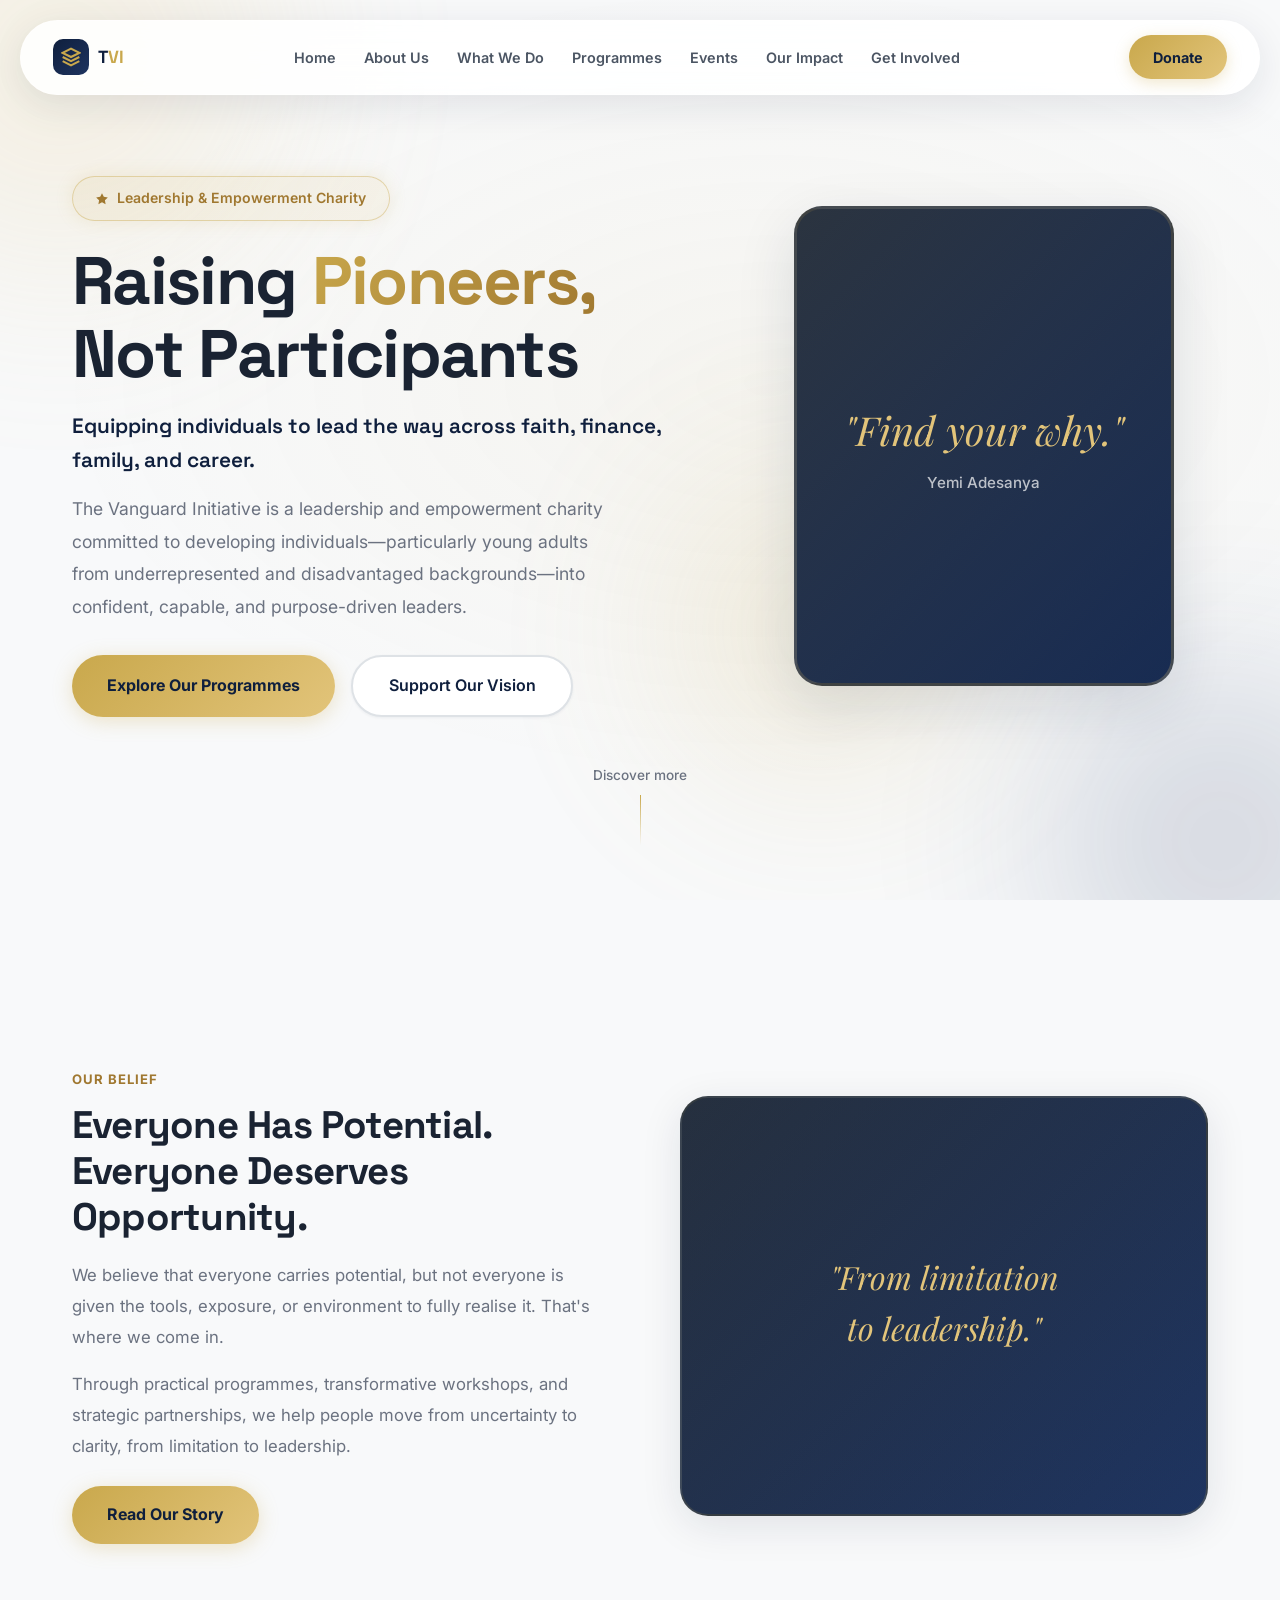
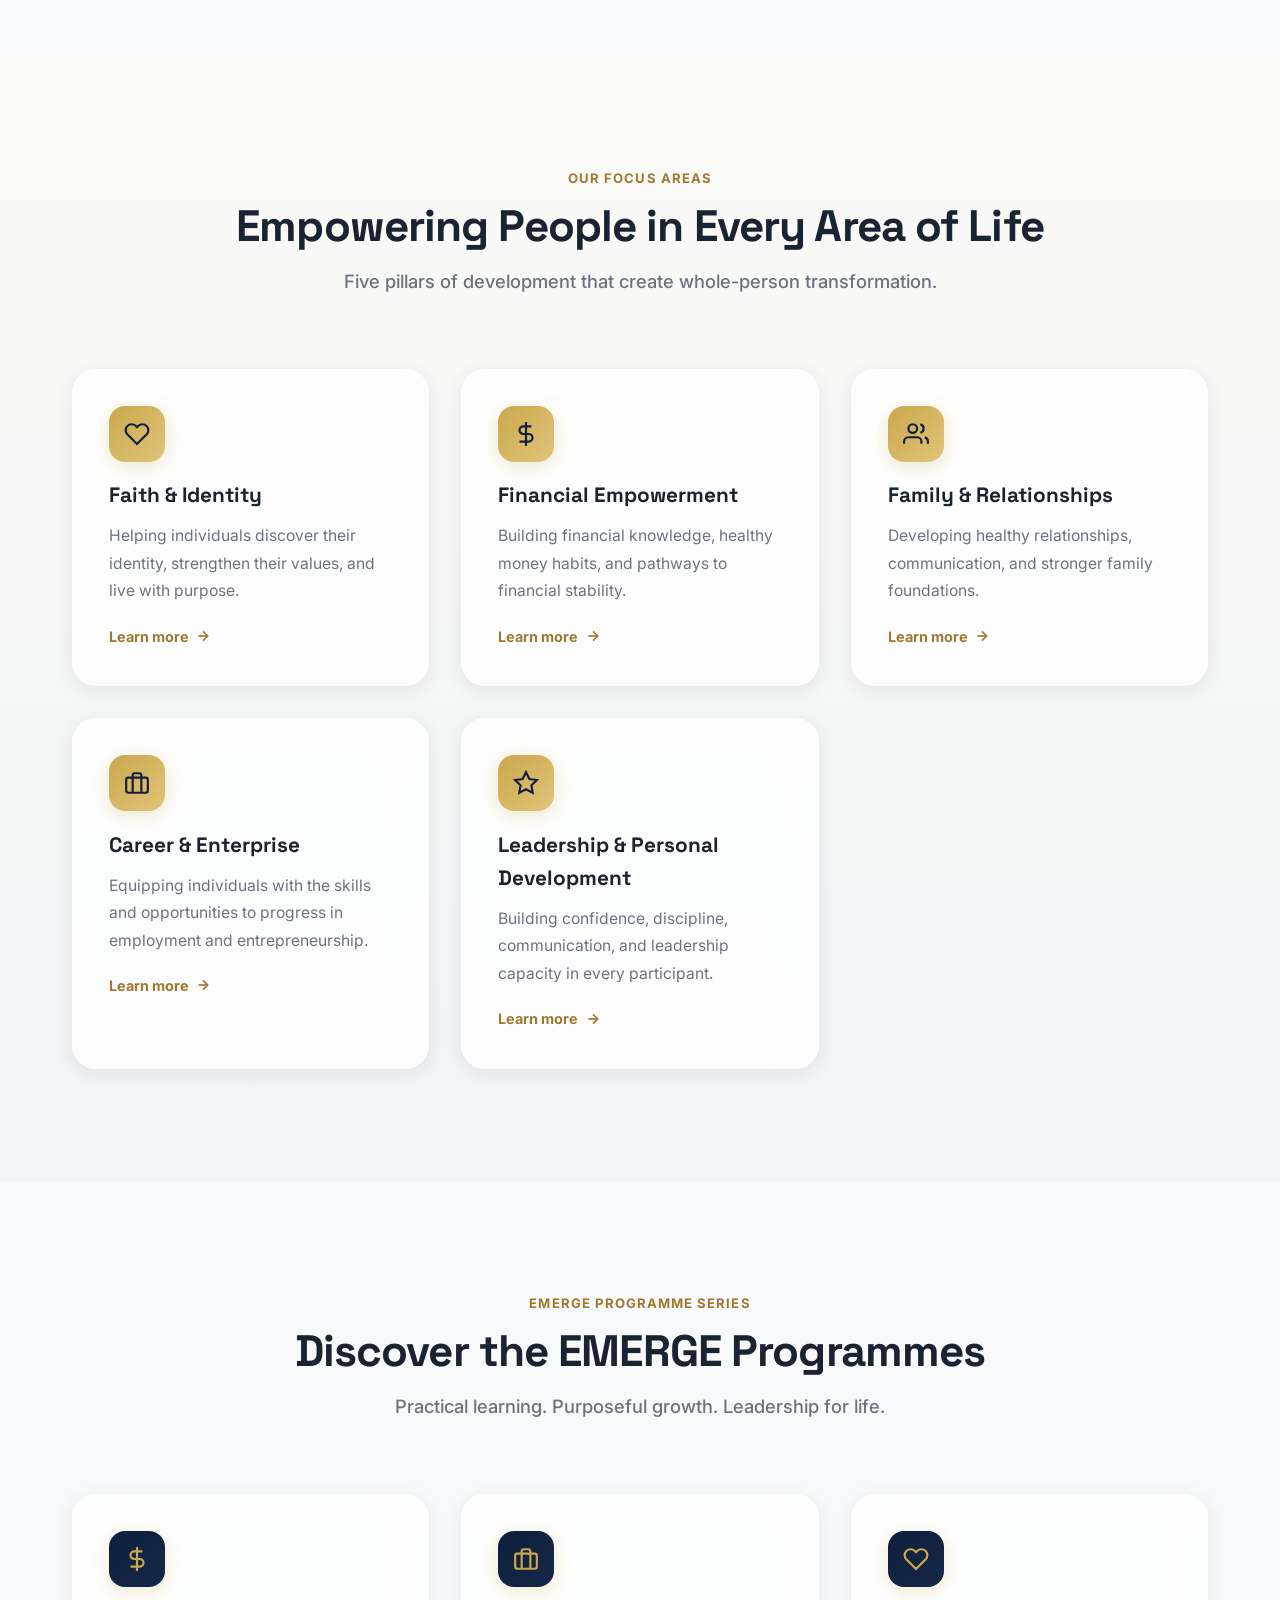
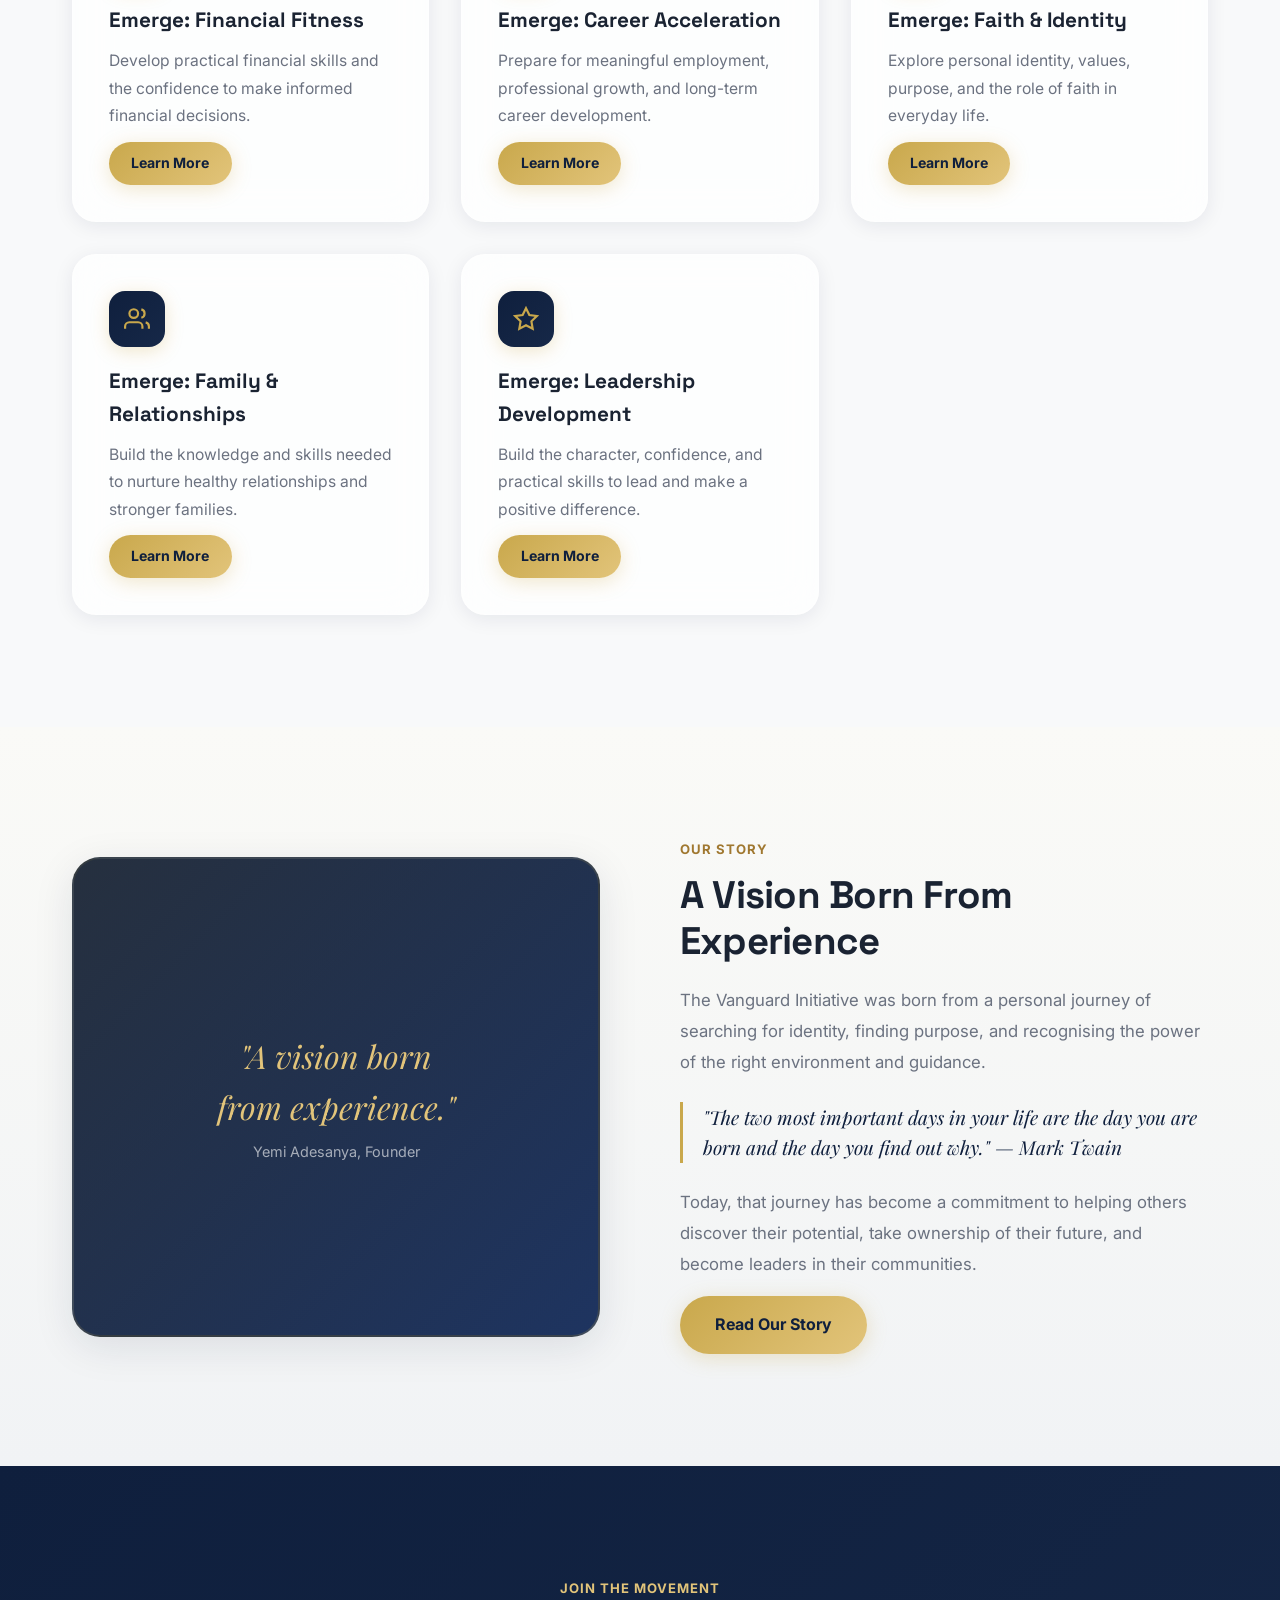
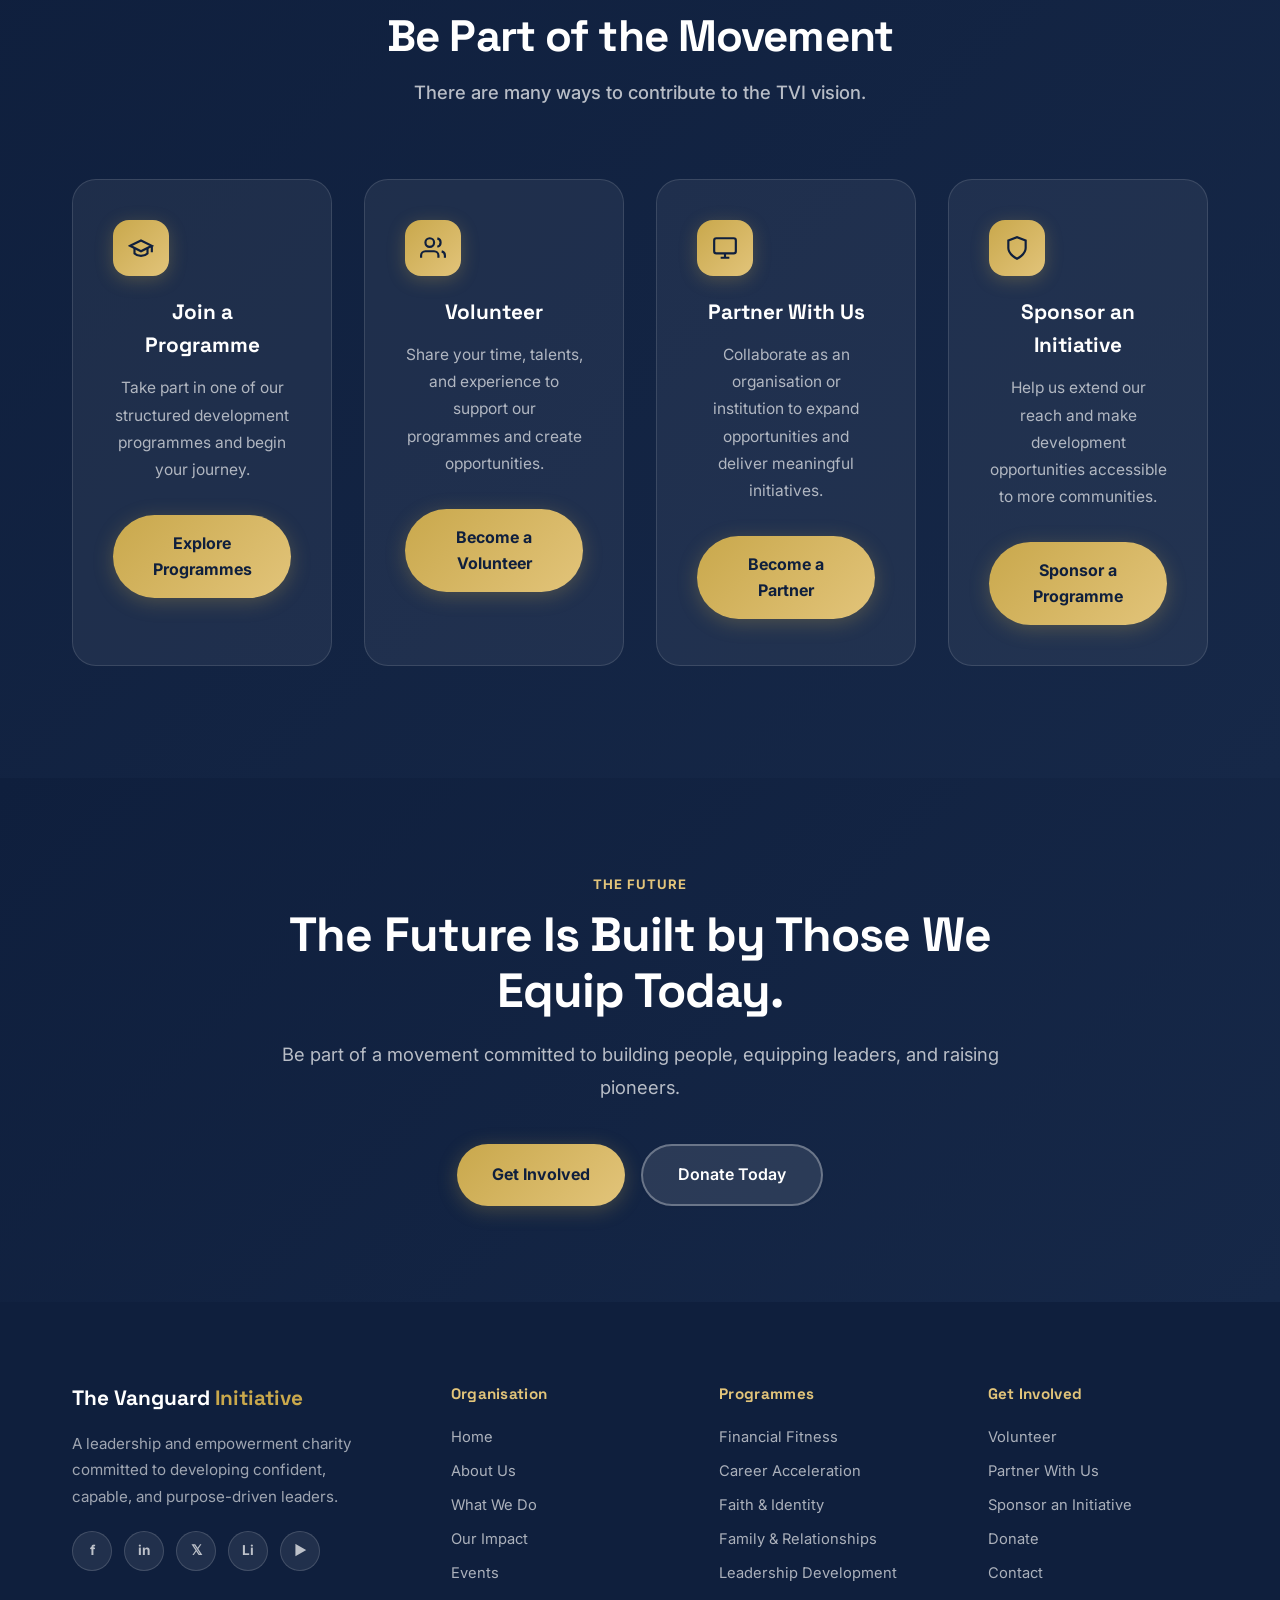
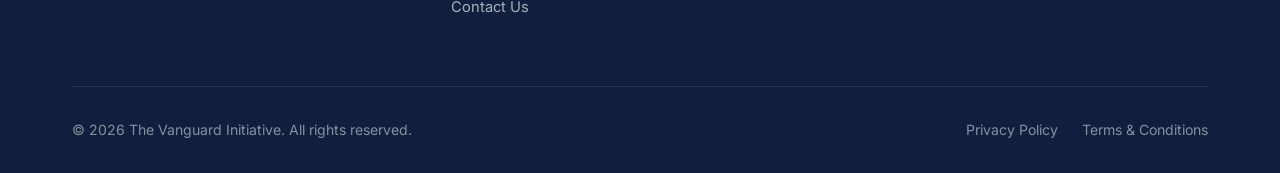
<file: index.html>
<!DOCTYPE html>
<html lang="en">
<head>
<meta charset="UTF-8"/>
<meta name="viewport" content="width=device-width, initial-scale=1, viewport-fit=cover"/>
<title>The Vanguard Initiative | Raising Pioneers, Not Participants</title>
<meta name="description" content="Leadership and empowerment charity equipping individuals across faith, finance, family, and career."/>
<meta property="og:title" content="The Vanguard Initiative | Raising Pioneers, Not Participants"/>
<meta property="og:description" content="Leadership and empowerment charity equipping individuals across faith, finance, family, and career."/>
<meta property="og:type" content="website"/>
<link rel="preconnect" href="https://fonts.googleapis.com"/>
<link href="https://fonts.googleapis.com/css2?family=Inter:wght@300;400;500;600;700;800;900&family=Space+Grotesk:wght@300;400;500;600;700&family=Playfair+Display:ital,wght@0,700;1,700&display=swap" rel="stylesheet"/>
<link rel="stylesheet" href="/assets/style.css"/>
</head>
<body>

<div class="animated-bg">
  <div class="glow-orb glow-orb-1"></div>
  <div class="glow-orb glow-orb-2"></div>
  <div class="glow-orb glow-orb-3"></div>
</div>

<!-- NAV -->
<nav class="nav-bar">
  <div class="nav-content">
    <a class="nav-logo" href="/">
      <div class="nav-logo-icon">
        <svg viewBox="0 0 24 24" fill="none" stroke="currentColor" stroke-width="2.5"><path d="M12 2L2 7l10 5 10-5-10-5z"/><path d="M2 17l10 5 10-5"/><path d="M2 12l10 5 10-5"/></svg>
      </div>
      <span class="nav-logo-text">T<span>VI</span></span>
    </a>
    <div class="nav-links" id="desktopNav">
      <a href="/">Home</a>
      <a href="/about.html">About Us</a>
      <a href="/what-we-do.html">What We Do</a>
      <a href="/programmes.html">Programmes</a>
      <a href="/events.html">Events</a>
      <a href="/impact.html">Our Impact</a>
      <a href="/get-involved.html">Get Involved</a>
    </div>
    <div style="display:flex;align-items:center;gap:0.75rem;">
      <a class="nav-donate" href="/donate.html">Donate</a>
      <button class="mobile-menu-btn" onclick="toggleMobileMenu()" aria-label="Menu">
        <svg id="menuIcon" viewBox="0 0 24 24" fill="none" stroke="currentColor" stroke-width="2.5"><line x1="3" y1="6" x2="21" y2="6"/><line x1="3" y1="12" x2="21" y2="12"/><line x1="3" y1="18" x2="21" y2="18"/></svg>
      </button>
    </div>
  </div>
  <div class="mobile-menu" id="mobileMenu">
    <a href="/">Home</a>
    <a href="/about.html">About Us</a>
    <a href="/what-we-do.html">What We Do</a>
    <a href="/programmes.html">Programmes</a>
    <a href="/events.html">Events</a>
    <a href="/impact.html">Our Impact</a>
    <a href="/get-involved.html">Get Involved</a>
    <a href="/contact.html">Contact Us</a>
    <a class="nav-donate" href="/donate.html">Donate</a>
  </div>
</nav>

<main>

  <section class="hero-home">
    <div class="container">
      <div class="hero-grid">
        <div>
          <div class="hero-badge">
            <svg width="14" height="14" viewBox="0 0 24 24" fill="currentColor"><polygon points="12 2 15.09 8.26 22 9.27 17 14.14 18.18 21.02 12 17.77 5.82 21.02 7 14.14 2 9.27 8.91 8.26 12 2"/></svg>
            Leadership &amp; Empowerment Charity
          </div>
          <h1 class="hero-title">Raising <span class="gradient-text">Pioneers,</span><br>Not Participants</h1>
          <p class="hero-sub">Equipping individuals to lead the way across faith, finance, family, and career.</p>
          <p class="hero-desc">The Vanguard Initiative is a leadership and empowerment charity committed to developing individuals—particularly young adults from underrepresented and disadvantaged backgrounds—into confident, capable, and purpose-driven leaders.</p>
          <div class="hero-btns">
            <a class="btn-primary" href="/programmes.html">Explore Our Programmes</a>
            <a class="btn-secondary" href="/donate.html">Support Our Vision</a>
          </div>
        </div>
        <div class="hero-image-wrap">
          <div class="hero-img-card">
            <div class="hero-img-inner">
              <div class="hero-img-text">
                <span class="big">"Find your why."</span>
                <span class="small">Yemi Adesanya</span>
              </div>
            </div>
          </div>
        </div>
      </div>
      <div class="hero-scroll">
        <span>Discover more</span>
        <div class="hero-scroll-line"></div>
      </div>
    </div>
  </section>

  <section class="section">
    <div class="container">
      <div class="two-col">
        <div class="col-text">
          <span class="section-eyebrow">Our Belief</span>
          <h2>Everyone Has Potential. Everyone Deserves Opportunity.</h2>
          <p>We believe that everyone carries potential, but not everyone is given the tools, exposure, or environment to fully realise it. That's where we come in.</p>
          <p>Through practical programmes, transformative workshops, and strategic partnerships, we help people move from uncertainty to clarity, from limitation to leadership.</p>
          <a class="btn-primary" href="/about.html" style="margin-top:0.5rem;">Read Our Story</a>
        </div>
        <div>
          <div class="col-image-box">
            <div class="col-image-box-text">
              <span class="serif">"From limitation<br>to leadership."</span>
            </div>
          </div>
        </div>
      </div>
    </div>
  </section>

  <section class="section section-alt">
    <div class="container">
      <div class="section-header">
        <span class="section-eyebrow">Our Focus Areas</span>
        <h2 class="section-title">Empowering People in Every Area of Life</h2>
        <p class="section-subtitle">Five pillars of development that create whole-person transformation.</p>
      </div>
      <div class="cards-grid-3" style="grid-template-columns:repeat(auto-fit,minmax(280px,1fr));">
        <div class="feature-card glass-card">
          <div class="icon-box"><svg viewBox="0 0 24 24" fill="none" stroke="currentColor" stroke-width="2"><path d="M20.84 4.61a5.5 5.5 0 0 0-7.78 0L12 5.67l-1.06-1.06a5.5 5.5 0 0 0-7.78 7.78l1.06 1.06L12 21.23l7.78-7.78 1.06-1.06a5.5 5.5 0 0 0 0-7.78z"/></svg></div>
          <h3>Faith &amp; Identity</h3>
          <p>Helping individuals discover their identity, strengthen their values, and live with purpose.</p>
          <a class="card-link" href="/programmes.html">Learn more <svg width="16" height="16" viewBox="0 0 24 24" fill="none" stroke="currentColor" stroke-width="2.5"><line x1="5" y1="12" x2="19" y2="12"/><polyline points="12 5 19 12 12 19"/></svg></a>
        </div>
        <div class="feature-card glass-card">
          <div class="icon-box"><svg viewBox="0 0 24 24" fill="none" stroke="currentColor" stroke-width="2"><line x1="12" y1="1" x2="12" y2="23"/><path d="M17 5H9.5a3.5 3.5 0 0 0 0 7h5a3.5 3.5 0 0 1 0 7H6"/></svg></div>
          <h3>Financial Empowerment</h3>
          <p>Building financial knowledge, healthy money habits, and pathways to financial stability.</p>
          <a class="card-link" href="/programmes.html">Learn more <svg width="16" height="16" viewBox="0 0 24 24" fill="none" stroke="currentColor" stroke-width="2.5"><line x1="5" y1="12" x2="19" y2="12"/><polyline points="12 5 19 12 12 19"/></svg></a>
        </div>
        <div class="feature-card glass-card">
          <div class="icon-box"><svg viewBox="0 0 24 24" fill="none" stroke="currentColor" stroke-width="2"><path d="M17 21v-2a4 4 0 0 0-4-4H5a4 4 0 0 0-4 4v2"/><circle cx="9" cy="7" r="4"/><path d="M23 21v-2a4 4 0 0 0-3-3.87"/><path d="M16 3.13a4 4 0 0 1 0 7.75"/></svg></div>
          <h3>Family &amp; Relationships</h3>
          <p>Developing healthy relationships, communication, and stronger family foundations.</p>
          <a class="card-link" href="/programmes.html">Learn more <svg width="16" height="16" viewBox="0 0 24 24" fill="none" stroke="currentColor" stroke-width="2.5"><line x1="5" y1="12" x2="19" y2="12"/><polyline points="12 5 19 12 12 19"/></svg></a>
        </div>
        <div class="feature-card glass-card">
          <div class="icon-box"><svg viewBox="0 0 24 24" fill="none" stroke="currentColor" stroke-width="2"><rect x="2" y="7" width="20" height="14" rx="2" ry="2"/><path d="M16 21V5a2 2 0 0 0-2-2h-4a2 2 0 0 0-2 2v16"/></svg></div>
          <h3>Career &amp; Enterprise</h3>
          <p>Equipping individuals with the skills and opportunities to progress in employment and entrepreneurship.</p>
          <a class="card-link" href="/programmes.html">Learn more <svg width="16" height="16" viewBox="0 0 24 24" fill="none" stroke="currentColor" stroke-width="2.5"><line x1="5" y1="12" x2="19" y2="12"/><polyline points="12 5 19 12 12 19"/></svg></a>
        </div>
        <div class="feature-card glass-card">
          <div class="icon-box"><svg viewBox="0 0 24 24" fill="none" stroke="currentColor" stroke-width="2"><polygon points="12 2 15.09 8.26 22 9.27 17 14.14 18.18 21.02 12 17.77 5.82 21.02 7 14.14 2 9.27 8.91 8.26 12 2"/></svg></div>
          <h3>Leadership &amp; Personal Development</h3>
          <p>Building confidence, discipline, communication, and leadership capacity in every participant.</p>
          <a class="card-link" href="/programmes.html">Learn more <svg width="16" height="16" viewBox="0 0 24 24" fill="none" stroke="currentColor" stroke-width="2.5"><line x1="5" y1="12" x2="19" y2="12"/><polyline points="12 5 19 12 12 19"/></svg></a>
        </div>
      </div>
    </div>
  </section>

  <section class="section">
    <div class="container">
      <div class="section-header">
        <span class="section-eyebrow">EMERGE Programme Series</span>
        <h2 class="section-title">Discover the EMERGE Programmes</h2>
        <p class="section-subtitle">Practical learning. Purposeful growth. Leadership for life.</p>
      </div>
      <div class="cards-grid-3">
        <div class="feature-card glass-card"><div class="icon-box icon-box-navy"><svg viewBox="0 0 24 24" fill="none" stroke="currentColor" stroke-width="2"><line x1="12" y1="1" x2="12" y2="23"/><path d="M17 5H9.5a3.5 3.5 0 0 0 0 7h5a3.5 3.5 0 0 1 0 7H6"/></svg></div><h3>Emerge: Financial Fitness</h3><p>Develop practical financial skills and the confidence to make informed financial decisions.</p><a class="btn-primary" href="/programmes.html" style="font-size:0.88rem;padding:0.65rem 1.4rem;margin-top:0.75rem;">Learn More</a></div>
        <div class="feature-card glass-card"><div class="icon-box icon-box-navy"><svg viewBox="0 0 24 24" fill="none" stroke="currentColor" stroke-width="2"><rect x="2" y="7" width="20" height="14" rx="2"/><path d="M16 21V5a2 2 0 0 0-2-2h-4a2 2 0 0 0-2 2v16"/></svg></div><h3>Emerge: Career Acceleration</h3><p>Prepare for meaningful employment, professional growth, and long-term career development.</p><a class="btn-primary" href="/programmes.html" style="font-size:0.88rem;padding:0.65rem 1.4rem;margin-top:0.75rem;">Learn More</a></div>
        <div class="feature-card glass-card"><div class="icon-box icon-box-navy"><svg viewBox="0 0 24 24" fill="none" stroke="currentColor" stroke-width="2"><path d="M20.84 4.61a5.5 5.5 0 0 0-7.78 0L12 5.67l-1.06-1.06a5.5 5.5 0 0 0-7.78 7.78l1.06 1.06L12 21.23l7.78-7.78 1.06-1.06a5.5 5.5 0 0 0 0-7.78z"/></svg></div><h3>Emerge: Faith &amp; Identity</h3><p>Explore personal identity, values, purpose, and the role of faith in everyday life.</p><a class="btn-primary" href="/programmes.html" style="font-size:0.88rem;padding:0.65rem 1.4rem;margin-top:0.75rem;">Learn More</a></div>
        <div class="feature-card glass-card"><div class="icon-box icon-box-navy"><svg viewBox="0 0 24 24" fill="none" stroke="currentColor" stroke-width="2"><path d="M17 21v-2a4 4 0 0 0-4-4H5a4 4 0 0 0-4 4v2"/><circle cx="9" cy="7" r="4"/><path d="M23 21v-2a4 4 0 0 0-3-3.87"/><path d="M16 3.13a4 4 0 0 1 0 7.75"/></svg></div><h3>Emerge: Family &amp; Relationships</h3><p>Build the knowledge and skills needed to nurture healthy relationships and stronger families.</p><a class="btn-primary" href="/programmes.html" style="font-size:0.88rem;padding:0.65rem 1.4rem;margin-top:0.75rem;">Learn More</a></div>
        <div class="feature-card glass-card"><div class="icon-box icon-box-navy"><svg viewBox="0 0 24 24" fill="none" stroke="currentColor" stroke-width="2"><polygon points="12 2 15.09 8.26 22 9.27 17 14.14 18.18 21.02 12 17.77 5.82 21.02 7 14.14 2 9.27 8.91 8.26 12 2"/></svg></div><h3>Emerge: Leadership Development</h3><p>Build the character, confidence, and practical skills to lead and make a positive difference.</p><a class="btn-primary" href="/programmes.html" style="font-size:0.88rem;padding:0.65rem 1.4rem;margin-top:0.75rem;">Learn More</a></div>
      </div>
    </div>
  </section>

  <section class="section section-alt">
    <div class="container">
      <div class="two-col">
        <div>
          <div class="col-image-box" style="height:480px;">
            <div class="col-image-box-text">
              <span class="serif">"A vision born<br>from experience."</span>
              <p style="color:rgba(255,255,255,0.6);font-size:0.9rem;margin-top:0.5rem;">Yemi Adesanya, Founder</p>
            </div>
          </div>
        </div>
        <div class="col-text">
          <span class="section-eyebrow">Our Story</span>
          <h2>A Vision Born From Experience</h2>
          <p>The Vanguard Initiative was born from a personal journey of searching for identity, finding purpose, and recognising the power of the right environment and guidance.</p>
          <div class="pull-quote">"The two most important days in your life are the day you are born and the day you find out why." — Mark Twain</div>
          <p>Today, that journey has become a commitment to helping others discover their potential, take ownership of their future, and become leaders in their communities.</p>
          <a class="btn-primary" href="/about.html">Read Our Story</a>
        </div>
      </div>
    </div>
  </section>

  <section class="section section-navy">
    <div class="container">
      <div class="section-header">
        <span class="section-eyebrow" style="color:var(--gold-light);">Join the Movement</span>
        <h2 class="section-title">Be Part of the Movement</h2>
        <p class="section-subtitle">There are many ways to contribute to the TVI vision.</p>
      </div>
      <div class="cards-grid-2" style="grid-template-columns:repeat(auto-fit,minmax(260px,1fr));">
        <div class="involve-card" style="background:rgba(255,255,255,0.06);border:1px solid rgba(255,255,255,0.12);">
          <div class="icon-box"><svg viewBox="0 0 24 24" fill="none" stroke="currentColor" stroke-width="2"><path d="M22 10v6M2 10l10-5 10 5-10 5z"/><path d="M6 12v5c3 3 9 3 12 0v-5"/></svg></div>
          <h3 style="color:var(--white);">Join a Programme</h3>
          <p style="color:rgba(255,255,255,0.65);">Take part in one of our structured development programmes and begin your journey.</p>
          <a class="btn-primary" href="/programmes.html" style="margin-top:0.5rem;">Explore Programmes</a>
        </div>
        <div class="involve-card" style="background:rgba(255,255,255,0.06);border:1px solid rgba(255,255,255,0.12);">
          <div class="icon-box"><svg viewBox="0 0 24 24" fill="none" stroke="currentColor" stroke-width="2"><path d="M17 21v-2a4 4 0 0 0-4-4H5a4 4 0 0 0-4 4v2"/><circle cx="9" cy="7" r="4"/><path d="M23 21v-2a4 4 0 0 0-3-3.87"/><path d="M16 3.13a4 4 0 0 1 0 7.75"/></svg></div>
          <h3 style="color:var(--white);">Volunteer</h3>
          <p style="color:rgba(255,255,255,0.65);">Share your time, talents, and experience to support our programmes and create opportunities.</p>
          <a class="btn-primary" href="/get-involved.html" style="margin-top:0.5rem;">Become a Volunteer</a>
        </div>
        <div class="involve-card" style="background:rgba(255,255,255,0.06);border:1px solid rgba(255,255,255,0.12);">
          <div class="icon-box"><svg viewBox="0 0 24 24" fill="none" stroke="currentColor" stroke-width="2"><rect x="2" y="3" width="20" height="14" rx="2"/><path d="M8 21h8M12 17v4"/></svg></div>
          <h3 style="color:var(--white);">Partner With Us</h3>
          <p style="color:rgba(255,255,255,0.65);">Collaborate as an organisation or institution to expand opportunities and deliver meaningful initiatives.</p>
          <a class="btn-primary" href="/get-involved.html" style="margin-top:0.5rem;">Become a Partner</a>
        </div>
        <div class="involve-card" style="background:rgba(255,255,255,0.06);border:1px solid rgba(255,255,255,0.12);">
          <div class="icon-box"><svg viewBox="0 0 24 24" fill="none" stroke="currentColor" stroke-width="2"><path d="M12 22s8-4 8-10V5l-8-3-8 3v7c0 6 8 10 8 10z"/></svg></div>
          <h3 style="color:var(--white);">Sponsor an Initiative</h3>
          <p style="color:rgba(255,255,255,0.65);">Help us extend our reach and make development opportunities accessible to more communities.</p>
          <a class="btn-primary" href="/get-involved.html" style="margin-top:0.5rem;">Sponsor a Programme</a>
        </div>
      </div>
    </div>
  </section>

  <section class="section" style="background:linear-gradient(135deg,var(--navy),var(--navy-mid));text-align:center;padding:6rem 0;">
    <div class="container-sm">
      <span class="section-eyebrow" style="color:var(--gold-light);">The Future</span>
      <h2 style="font-family:'Space Grotesk',sans-serif;font-size:3rem;font-weight:800;color:var(--white);letter-spacing:-0.02em;margin-bottom:1.25rem;line-height:1.15;">The Future Is Built by Those We Equip Today.</h2>
      <p style="font-size:1.15rem;color:rgba(255,255,255,0.7);margin-bottom:2.5rem;line-height:1.8;">Be part of a movement committed to building people, equipping leaders, and raising pioneers.</p>
      <div style="display:flex;gap:1rem;justify-content:center;flex-wrap:wrap;">
        <a class="btn-primary" href="/get-involved.html">Get Involved</a>
        <a class="btn-secondary" href="/donate.html" style="border-color:rgba(255,255,255,0.3);color:var(--white);background:rgba(255,255,255,0.1);">Donate Today</a>
      </div>
    </div>
  </section>

  <!-- FOOTER IN HOME (shared via include trick) -->

</main>

<!-- FOOTER IN HOME (shared via include trick) -->
</div>

<!-- ===== ABOUT ===== -->
<div class="page" id="page-about">
  <div class="hero-inner">
    <div class="container">
      <div class="hero-inner-content">
        <div class="hero-badge" style="margin-bottom:1.5rem;">Our Story</div>
        <h1>From Finding Purpose to Helping Others Discover Theirs.</h1>
        <p>The story behind The Vanguard Initiative is one of real experience, real transformation, and a real commitment to others.</p>
      </div>
    </div>
  </div>

  <section class="section">
    <div class="container-sm">
      <span class="section-eyebrow" style="display:block;margin-bottom:0.75rem;">The Founder's Journey</span>
      <h2 style="font-family:'Space Grotesk',sans-serif;font-size:2.4rem;font-weight:800;color:var(--navy);letter-spacing:-0.02em;margin-bottom:2rem;line-height:1.2;">A Vision Born From Experience</h2>
      <div style="font-size:1.07rem;color:var(--gray-700);line-height:1.95;">
        <p style="margin-bottom:1.25rem;">Growing up, I was always searching for who I was. On the outside, I came from a good home—loving parents, amazing siblings, and a strong foundation. But internally, there was a void. A deep sense of not fully knowing my identity or where I belonged. And because of that, I found myself looking for acceptance in places that could never truly give it.</p>
        <p style="margin-bottom:1.25rem;">I got involved with the wrong crowd—not because I was looking for trouble, but because I was looking for a place to fit in. That search led me down a path of poor decisions, which eventually resulted in my arrest and facing some very serious criminal charges. It was one of the most defining moments of my life. Not because of the situation itself, but because it forced me to confront the reality of where my life was heading.</p>
        <div class="pull-quote" style="margin:2rem 0;">"Environment matters. Influence matters. Identity matters."</div>
        <p style="margin-bottom:1.25rem;">And in that moment, something shifted. I realised that one of the biggest reasons I found myself in those situations was not just my choices—but what I had surrounded myself with.</p>
        <p style="margin-bottom:1.25rem;">There are many people today who feel that same void I once felt. They're searching for meaning, for purpose, for belonging. Some try to find it in their work, others in relationships, and unfortunately, many in the wrong environments or communities. I understand that journey—because I've lived it.</p>
        <div class="pull-quote" style="margin:2rem 0;">"The two most important days in your life are the day you are born and the day you find out why." — Mark Twain</div>
        <p style="margin-bottom:1.25rem;">I am grateful because I found my 'why.' And now, I have committed my life to helping others find theirs.</p>
        <p style="margin-bottom:1.25rem;">Out of this journey, I created youth-focused initiatives, including Leaders in Training (LIT)—a programme designed for young people aged 13–18. Through mentoring, retreats, character development, and hands-on projects, we helped young people understand what it truly means to lead. I also launched StayLIT, focused on university students—helping them stay grounded, focused, and connected to purpose during a critical stage of life.</p>
        <p>The Vanguard Initiative is the natural evolution of that work. It is built from real experiences, real lessons, and a real desire to see people not just succeed—but lead.</p>
      </div>
    </div>
  </section>

  <section class="section section-alt">
    <div class="container">
      <div class="cards-grid-2">
        <div class="glass-card" style="padding:3rem;border-radius:28px;border-left:4px solid var(--gold);">
          <div class="icon-box" style="margin-bottom:1.5rem;"><svg viewBox="0 0 24 24" fill="none" stroke="currentColor" stroke-width="2"><circle cx="12" cy="12" r="10"/><line x1="12" y1="8" x2="12" y2="12"/><line x1="12" y1="16" x2="12.01" y2="16"/></svg></div>
          <h3 style="font-family:'Space Grotesk',sans-serif;font-size:1.5rem;font-weight:800;color:var(--navy);margin-bottom:1rem;">Our Vision</h3>
          <p style="color:var(--gray-600);line-height:1.85;font-size:1.02rem;">To build a generation of individuals—particularly from underrepresented communities—who are equipped, empowered, and positioned at the forefront of influence across faith, finance, family, and career.</p>
        </div>
        <div class="glass-card" style="padding:3rem;border-radius:28px;border-left:4px solid var(--navy);">
          <div class="icon-box icon-box-navy" style="margin-bottom:1.5rem;"><svg viewBox="0 0 24 24" fill="none" stroke="currentColor" stroke-width="2"><path d="M12 22s8-4 8-10V5l-8-3-8 3v7c0 6 8 10 8 10z"/></svg></div>
          <h3 style="font-family:'Space Grotesk',sans-serif;font-size:1.5rem;font-weight:800;color:var(--navy);margin-bottom:1rem;">Our Mission</h3>
          <p style="color:var(--gray-600);line-height:1.85;font-size:1.02rem;">The Vanguard Initiative exists to equip individuals with the tools, knowledge, and confidence to excel in every area of life through transformative programmes, practical workshops, and strategic partnerships that drive long-term personal and community advancement.</p>
        </div>
      </div>
    </div>
  </section>

  <section class="section">
    <div class="container">
      <div class="section-header">
        <span class="section-eyebrow">Who We Serve</span>
        <h2 class="section-title">Built for Those Who Know There's More</h2>
        <p class="section-subtitle">"We exist for those who know there is more—but need the right environment, guidance, and structure to step into it."</p>
      </div>
      <div class="audience-grid">
        <div class="audience-card glass-card"><div class="audience-dot"></div><p>Young adults seeking direction and purpose.</p></div>
        <div class="audience-card glass-card"><div class="audience-dot"></div><p>Individuals looking to enter meaningful employment.</p></div>
        <div class="audience-card glass-card"><div class="audience-dot"></div><p>Professionals aiming to grow and scale their careers.</p></div>
        <div class="audience-card glass-card"><div class="audience-dot"></div><p>Those who desire personal and leadership development.</p></div>
        <div class="audience-card glass-card"><div class="audience-dot"></div><p>People from disadvantaged or underrepresented backgrounds.</p></div>
      </div>
    </div>
  </section>

  <section class="section section-alt">
    <div class="container">
      <div class="section-header">
        <span class="section-eyebrow">What We Stand For</span>
        <h2 class="section-title">Our Values</h2>
      </div>
      <div class="cards-grid-3">
        <div class="value-card glass-card">
          <div class="icon-box" style="margin:0 auto;"><svg viewBox="0 0 24 24" fill="none" stroke="currentColor" stroke-width="2"><polygon points="12 2 15.09 8.26 22 9.27 17 14.14 18.18 21.02 12 17.77 5.82 21.02 7 14.14 2 9.27 8.91 8.26 12 2"/></svg></div>
          <h3>Leadership</h3>
          <p>We don't just encourage participation—we develop leaders who take responsibility and shape their environments.</p>
        </div>
        <div class="value-card glass-card">
          <div class="icon-box" style="margin:0 auto;"><svg viewBox="0 0 24 24" fill="none" stroke="currentColor" stroke-width="2"><polyline points="20 6 9 17 4 12"/></svg></div>
          <h3>Excellence</h3>
          <p>We uphold high standards in everything we do, ensuring that those we serve are equipped to operate at the highest level.</p>
        </div>
        <div class="value-card glass-card">
          <div class="icon-box" style="margin:0 auto;"><svg viewBox="0 0 24 24" fill="none" stroke="currentColor" stroke-width="2"><path d="M22 11.08V12a10 10 0 1 1-5.93-9.14"/><polyline points="22 4 12 14.01 9 11.01"/></svg></div>
          <h3>Impact</h3>
          <p>Our focus is long-term transformation—creating change that extends beyond individuals into families and communities.</p>
        </div>
      </div>
    </div>
  </section>

  <section class="section">
    <div class="container">
      <div class="section-header">
        <span class="section-eyebrow">A Word From the Founder</span>
        <h2 class="section-title">Founder's Message</h2>
      </div>
      <div class="founder-wrap">
        <div class="founder-img">
          <div class="founder-img-inner">
            <span class="serif">Yemi<br>Adesanya</span>
            <p style="color:rgba(255,255,255,0.6);font-size:0.88rem;margin-top:0.5rem;">Founder, TVI</p>
          </div>
        </div>
        <div class="founder-msg">
          <blockquote>
            <p style="margin-bottom:1rem;">I didn't start The Vanguard Initiative from theory—I started it from experience. I know what it feels like to search for identity. To look for acceptance in the wrong places. To make decisions that could have defined the rest of your life. And I also know what it feels like to be given another chance—and to make that chance count.</p>
            <p style="margin-bottom:1rem;">This initiative is deeply personal to me. It represents everything I wish I had access to at certain stages of my life—guidance, structure, exposure, and the right voices speaking into my future.</p>
            <p style="margin-bottom:1rem;">I believe that many people are not lacking potential—they are lacking the right environment, the right information, and the right belief system. When those things align, everything changes.</p>
            <div class="pull-quote" style="margin:1.5rem 0;">My commitment is simple: To build people. To equip leaders. To raise pioneers.</div>
            <p>And I look forward to seeing what your journey becomes.</p>
          </blockquote>
          <p class="founder-sig">—Yemi Adesanya</p>
        </div>
      </div>
    </div>
  </section>
</div>

<!-- ===== WHAT WE DO ===== -->
<div class="page" id="page-whatwedo">
  <div class="hero-inner">
    <div class="container">
      <div class="hero-inner-content">
        <div class="hero-badge" style="margin-bottom:1.5rem;">Our Approach</div>
        <h1>How We Equip and Empower</h1>
        <p>A holistic approach to personal growth, leadership, and community advancement.</p>
      </div>
    </div>
  </div>

  <section class="section">
    <div class="container">
      <div class="section-header">
        <span class="section-eyebrow">The Journey</span>
        <h2 class="section-title">Our Development Journey</h2>
        <p class="section-subtitle">We believe true development involves the whole person. Here's how we structure the journey.</p>
      </div>
      <div class="glass-card" style="border-radius:28px;padding:3rem;">
        <div class="process-row">
          <div class="process-step">
            <span class="process-num">01</span>
            <h4>Discover</h4>
            <p>Understand identity, purpose, and potential.</p>
          </div>
          <div class="process-step">
            <span class="process-num">02</span>
            <h4>Develop</h4>
            <p>Build knowledge, skills, and mindset.</p>
          </div>
          <div class="process-step">
            <span class="process-num">03</span>
            <h4>Equip</h4>
            <p>Practical tools, workshops, and mentorship.</p>
          </div>
          <div class="process-step">
            <span class="process-num">04</span>
            <h4>Lead</h4>
            <p>Step into leadership with confidence.</p>
          </div>
          <div class="process-step">
            <span class="process-num">05</span>
            <h4>Impact</h4>
            <p>Create change in family and community.</p>
          </div>
        </div>
      </div>
    </div>
  </section>

  <section class="section section-alt">
    <div class="container">
      <div class="section-header">
        <span class="section-eyebrow">Core Pillars</span>
        <h2 class="section-title">Five Pillars of Transformation</h2>
      </div>
      <div style="display:flex;flex-direction:column;gap:3.5rem;">
        <div class="two-col">
          <div class="col-text">
            <div class="icon-box" style="margin-bottom:1.25rem;"><svg viewBox="0 0 24 24" fill="none" stroke="currentColor" stroke-width="2"><path d="M20.84 4.61a5.5 5.5 0 0 0-7.78 0L12 5.67l-1.06-1.06a5.5 5.5 0 0 0-7.78 7.78l1.06 1.06L12 21.23l7.78-7.78 1.06-1.06a5.5 5.5 0 0 0 0-7.78z"/></svg></div>
            <h2>Faith &amp; Identity</h2>
            <p>Helping individuals develop a clear sense of identity, purpose, and personal values. We explore what it means to know who you are and live intentionally from that place.</p>
            <a class="btn-primary" href="/programmes.html" style="margin-top:1rem;">Explore Programmes</a>
          </div>
          <div><div class="col-image-box"><div class="col-image-box-text"><span class="serif">"Know who you are."</span></div></div></div>
        </div>
        <div class="two-col reverse">
          <div class="col-text">
            <div class="icon-box" style="margin-bottom:1.25rem;"><svg viewBox="0 0 24 24" fill="none" stroke="currentColor" stroke-width="2"><line x1="12" y1="1" x2="12" y2="23"/><path d="M17 5H9.5a3.5 3.5 0 0 0 0 7h5a3.5 3.5 0 0 1 0 7H6"/></svg></div>
            <h2>Financial Empowerment</h2>
            <p>Equipping people with the knowledge to build wealth, manage money, and create financial stability—practically and sustainably.</p>
            <a class="btn-primary" href="/programmes.html" style="margin-top:1rem;">Explore Programmes</a>
          </div>
          <div class="col-image"><div class="col-image-box"><div class="col-image-box-text"><span class="serif">"Build for the future."</span></div></div></div>
        </div>
        <div class="two-col">
          <div class="col-text">
            <div class="icon-box" style="margin-bottom:1.25rem;"><svg viewBox="0 0 24 24" fill="none" stroke="currentColor" stroke-width="2"><rect x="2" y="7" width="20" height="14" rx="2"/><path d="M16 21V5a2 2 0 0 0-2-2h-4a2 2 0 0 0-2 2v16"/></svg></div>
            <h2>Career &amp; Enterprise</h2>
            <p>Supporting employability, career progression, and entrepreneurship—equipping individuals with the skills and exposure to move their careers forward.</p>
            <a class="btn-primary" href="/programmes.html" style="margin-top:1rem;">Explore Programmes</a>
          </div>
          <div><div class="col-image-box"><div class="col-image-box-text"><span class="serif">"Progress on purpose."</span></div></div></div>
        </div>
      </div>
    </div>
  </section>

  <section class="section">
    <div class="container">
      <div class="section-header">
        <span class="section-eyebrow">How We Deliver</span>
        <h2 class="section-title">Our Delivery Model</h2>
      </div>
      <div class="cards-grid-3">
        <div class="feature-card glass-card">
          <div class="icon-box"><svg viewBox="0 0 24 24" fill="none" stroke="currentColor" stroke-width="2"><rect x="3" y="4" width="18" height="18" rx="2" ry="2"/><line x1="16" y1="2" x2="16" y2="6"/><line x1="8" y1="2" x2="8" y2="6"/><line x1="3" y1="10" x2="21" y2="10"/></svg></div>
          <h3>Practical Workshops &amp; Seminars</h3>
          <p>Hands-on learning experiences that translate knowledge into practical action. Sessions are interactive, relevant, and designed to create immediate takeaways.</p>
        </div>
        <div class="feature-card glass-card">
          <div class="icon-box"><svg viewBox="0 0 24 24" fill="none" stroke="currentColor" stroke-width="2"><path d="M17 21v-2a4 4 0 0 0-4-4H5a4 4 0 0 0-4 4v2"/><circle cx="9" cy="7" r="4"/><path d="M23 21v-2a4 4 0 0 0-3-3.87"/><path d="M16 3.13a4 4 0 0 1 0 7.75"/></svg></div>
          <h3>Mentorship &amp; Personal Development</h3>
          <p>One-to-one and group mentoring that connects participants with experienced guides who support their growth journey over time.</p>
        </div>
        <div class="feature-card glass-card">
          <div class="icon-box"><svg viewBox="0 0 24 24" fill="none" stroke="currentColor" stroke-width="2"><path d="M18 8h1a4 4 0 0 1 0 8h-1"/><path d="M2 8h16v9a4 4 0 0 1-4 4H6a4 4 0 0 1-4-4V8z"/><line x1="6" y1="1" x2="6" y2="4"/><line x1="10" y1="1" x2="10" y2="4"/><line x1="14" y1="1" x2="14" y2="4"/></svg></div>
          <h3>Strategic Partnerships</h3>
          <p>Collaboration with organisations, institutions, and community bodies to widen reach, pool resources, and create sustainable impact.</p>
        </div>
      </div>
    </div>
  </section>
</div>

<!-- ===== PROGRAMMES ===== -->
<div class="page" id="page-programmes">
  <div class="hero-inner">
    <div class="container">
      <div class="hero-inner-content">
        <div class="hero-badge" style="margin-bottom:1.5rem;">EMERGE Series</div>
        <h1>The EMERGE Programme Series</h1>
        <p>Practical learning. Purposeful growth. Leadership for life. Each programme is designed to help individuals progress from where they are to where they want to be.</p>
      </div>
    </div>
  </div>

  <section class="section">
    <div class="container">
      <div class="cards-grid-2" id="programmeCards">
        <div class="programme-card glass-card">
          <div class="programme-header">
            <div class="icon-box icon-box-navy"><svg viewBox="0 0 24 24" fill="none" stroke="currentColor" stroke-width="2"><line x1="12" y1="1" x2="12" y2="23"/><path d="M17 5H9.5a3.5 3.5 0 0 0 0 7h5a3.5 3.5 0 0 1 0 7H6"/></svg></div>
            <h3>Emerge: Financial Fitness</h3>
          </div>
          <div class="programme-body">
            <p>Develop practical financial skills and the confidence to make informed financial decisions that create lasting stability.</p>
            <ul class="programme-outcomes">
              <li>Budgeting and money management</li>
              <li>Saving and financial planning</li>
              <li>Understanding debt and credit</li>
              <li>Building healthy financial habits</li>
            </ul>
            <button class="btn-primary" onclick="showEnquiryForm('Emerge: Financial Fitness')">Register Your Interest</button>
          </div>
        </div>
        <div class="programme-card glass-card">
          <div class="programme-header">
            <div class="icon-box icon-box-navy"><svg viewBox="0 0 24 24" fill="none" stroke="currentColor" stroke-width="2"><rect x="2" y="7" width="20" height="14" rx="2"/><path d="M16 21V5a2 2 0 0 0-2-2h-4a2 2 0 0 0-2 2v16"/></svg></div>
            <h3>Emerge: Career Acceleration</h3>
          </div>
          <div class="programme-body">
            <p>Prepare for meaningful employment, professional growth, and long-term career development in any field.</p>
            <ul class="programme-outcomes">
              <li>CV and interview preparation</li>
              <li>Workplace communication skills</li>
              <li>Professional development</li>
              <li>Career planning and networking</li>
            </ul>
            <button class="btn-primary" onclick="showEnquiryForm('Emerge: Career Acceleration')">Register Your Interest</button>
          </div>
        </div>
        <div class="programme-card glass-card">
          <div class="programme-header">
            <div class="icon-box icon-box-navy"><svg viewBox="0 0 24 24" fill="none" stroke="currentColor" stroke-width="2"><path d="M20.84 4.61a5.5 5.5 0 0 0-7.78 0L12 5.67l-1.06-1.06a5.5 5.5 0 0 0-7.78 7.78l1.06 1.06L12 21.23l7.78-7.78 1.06-1.06a5.5 5.5 0 0 0 0-7.78z"/></svg></div>
            <h3>Emerge: Faith &amp; Identity</h3>
          </div>
          <div class="programme-body">
            <p>Explore personal identity, values, purpose, and the role of faith in navigating everyday life with confidence.</p>
            <ul class="programme-outcomes">
              <li>Identity and self-awareness</li>
              <li>Purpose and personal values</li>
              <li>Building confidence and resilience</li>
              <li>Developing positive habits</li>
            </ul>
            <button class="btn-primary" onclick="showEnquiryForm('Emerge: Faith & Identity')">Register Your Interest</button>
          </div>
        </div>
        <div class="programme-card glass-card">
          <div class="programme-header">
            <div class="icon-box icon-box-navy"><svg viewBox="0 0 24 24" fill="none" stroke="currentColor" stroke-width="2"><path d="M17 21v-2a4 4 0 0 0-4-4H5a4 4 0 0 0-4 4v2"/><circle cx="9" cy="7" r="4"/><path d="M23 21v-2a4 4 0 0 0-3-3.87"/><path d="M16 3.13a4 4 0 0 1 0 7.75"/></svg></div>
            <h3>Emerge: Family &amp; Relationships</h3>
          </div>
          <div class="programme-body">
            <p>Build the knowledge and skills needed to nurture healthy relationships and create stronger family environments.</p>
            <ul class="programme-outcomes">
              <li>Effective communication</li>
              <li>Healthy boundaries</li>
              <li>Conflict resolution</li>
              <li>Family relationship dynamics</li>
            </ul>
            <button class="btn-primary" onclick="showEnquiryForm('Emerge: Family & Relationships')">Register Your Interest</button>
          </div>
        </div>
        <div class="programme-card glass-card" style="grid-column:span 1;">
          <div class="programme-header">
            <div class="icon-box icon-box-navy"><svg viewBox="0 0 24 24" fill="none" stroke="currentColor" stroke-width="2"><polygon points="12 2 15.09 8.26 22 9.27 17 14.14 18.18 21.02 12 17.77 5.82 21.02 7 14.14 2 9.27 8.91 8.26 12 2"/></svg></div>
            <h3>Emerge: Leadership Development</h3>
          </div>
          <div class="programme-body">
            <p>Build the character, confidence, and practical skills to lead effectively and make a lasting positive difference in your community.</p>
            <ul class="programme-outcomes">
              <li>Leadership fundamentals</li>
              <li>Decision-making and accountability</li>
              <li>Public speaking and communication</li>
              <li>Teamwork and community leadership</li>
            </ul>
            <button class="btn-primary" onclick="showEnquiryForm('Emerge: Leadership Development')">Register Your Interest</button>
          </div>
        </div>
      </div>

      <!-- Enquiry Form -->
      <div id="enquiryFormSection" style="display:none;margin-top:4rem;">
        <div class="form-wrap glass-card" style="max-width:700px;margin:0 auto;">
          <h3 style="font-family:'Space Grotesk',sans-serif;font-size:1.75rem;font-weight:800;color:var(--navy);margin-bottom:0.5rem;">Register Your Interest</h3>
          <p style="color:var(--gray-600);margin-bottom:2rem;">Complete the form below and a member of our team will be in touch with programme details.</p>
          <div id="programmeFormContent">
            <div class="form-group">
              <label>Full Name *</label>
              <input type="text" id="pFullName" placeholder="Your full name"/>
            </div>
            <div class="form-row">
              <div class="form-group">
                <label>Email Address *</label>
                <input type="email" id="pEmail" placeholder="your.email@example.com"/>
              </div>
              <div class="form-group">
                <label>Phone Number</label>
                <input type="tel" id="pPhone" placeholder="+44 7000 000000"/>
              </div>
            </div>
            <div class="form-group">
              <label>Programme of Interest *</label>
              <select id="pProgramme">
                <option value="">Select a programme</option>
                <option>Emerge: Financial Fitness</option>
                <option>Emerge: Career Acceleration</option>
                <option>Emerge: Faith &amp; Identity</option>
                <option>Emerge: Family &amp; Relationships</option>
                <option>Emerge: Leadership Development</option>
              </select>
            </div>
            <div class="form-group">
              <label>Short Message</label>
              <textarea id="pMessage" placeholder="Tell us a little about yourself and why you're interested in this programme..."></textarea>
            </div>
            <div style="display:flex;gap:1rem;flex-wrap:wrap;">
              <button class="btn-primary" onclick="submitProgrammeForm()">Submit Enquiry</button>
              <button class="btn-secondary" onclick="hideEnquiryForm()">Cancel</button>
            </div>
          </div>
          <div class="form-success" id="programmeFormSuccess">
            <span class="check">✦</span>
            <h3>Enquiry Received</h3>
            <p>Thank you for your interest. A member of the TVI team will be in touch with programme information shortly.</p>
          </div>
        </div>
      </div>
    </div>
  </section>
</div>

<!-- ===== GET INVOLVED ===== -->
<div class="page" id="page-getinvolved">
  <div class="hero-inner">
    <div class="container">
      <div class="hero-inner-content">
        <div class="hero-badge" style="margin-bottom:1.5rem;">Get Involved</div>
        <h1>Be Part of the Movement</h1>
        <p>Your time, skills, resources, and partnerships can help equip the next generation of leaders.</p>
      </div>
    </div>
  </div>

  <section class="section">
    <div class="container">
      <div class="cards-grid-2">
        <div class="involve-card glass-card">
          <div class="icon-box"><svg viewBox="0 0 24 24" fill="none" stroke="currentColor" stroke-width="2"><path d="M22 10v6M2 10l10-5 10 5-10 5z"/><path d="M6 12v5c3 3 9 3 12 0v-5"/></svg></div>
          <h3>Join a Programme</h3>
          <p>Take part in one of our structured development programmes and begin your journey towards personal and professional growth.</p>
          <a class="btn-primary" href="/programmes.html">Explore Programmes</a>
        </div>
        <div class="involve-card glass-card">
          <div class="icon-box"><svg viewBox="0 0 24 24" fill="none" stroke="currentColor" stroke-width="2"><path d="M17 21v-2a4 4 0 0 0-4-4H5a4 4 0 0 0-4 4v2"/><circle cx="9" cy="7" r="4"/><path d="M23 21v-2a4 4 0 0 0-3-3.87"/><path d="M16 3.13a4 4 0 0 1 0 7.75"/></svg></div>
          <h3>Volunteer</h3>
          <p>Share your time, talents, and experience to support our programmes and help create opportunities for others to grow.</p>
          <a class="btn-primary" href="#involveForm" onclick="setInvolveType('Volunteer')">Become a Volunteer</a>
        </div>
        <div class="involve-card glass-card">
          <div class="icon-box"><svg viewBox="0 0 24 24" fill="none" stroke="currentColor" stroke-width="2"><rect x="2" y="3" width="20" height="14" rx="2"/><path d="M8 21h8M12 17v4"/></svg></div>
          <h3>Partner With Us</h3>
          <p>Collaborate with us as an organisation, expert, or institution to expand opportunities and deliver meaningful community initiatives.</p>
          <a class="btn-primary" href="#involveForm" onclick="setInvolveType('Partner')">Become a Partner</a>
        </div>
        <div class="involve-card glass-card">
          <div class="icon-box"><svg viewBox="0 0 24 24" fill="none" stroke="currentColor" stroke-width="2"><path d="M12 22s8-4 8-10V5l-8-3-8 3v7c0 6 8 10 8 10z"/></svg></div>
          <h3>Sponsor an Initiative</h3>
          <p>Help us extend our reach, deliver programmes, and make development opportunities accessible to more communities.</p>
          <a class="btn-primary" href="#involveForm" onclick="setInvolveType('Sponsor')">Sponsor a Programme</a>
        </div>
      </div>
    </div>
  </section>

  <section class="section section-alt" id="involveForm">
    <div class="container-sm">
      <div class="section-header">
        <span class="section-eyebrow">Get In Touch</span>
        <h2 class="section-title">Volunteer, Partner &amp; Sponsor Enquiries</h2>
      </div>
      <div class="form-wrap glass-card" id="involveFormContent">
        <div class="form-group">
          <label>Enquiry Type *</label>
          <select id="involveType">
            <option value="">Select enquiry type</option>
            <option value="Volunteer">Volunteer</option>
            <option value="Partner">Partner</option>
            <option value="Sponsor">Sponsor</option>
          </select>
        </div>
        <div class="form-row">
          <div class="form-group">
            <label>Full Name *</label>
            <input type="text" id="iName" placeholder="Your full name"/>
          </div>
          <div class="form-group">
            <label>Email Address *</label>
            <input type="email" id="iEmail" placeholder="your.email@example.com"/>
          </div>
        </div>
        <div class="form-row">
          <div class="form-group">
            <label>Phone Number</label>
            <input type="tel" id="iPhone" placeholder="+44 7000 000000"/>
          </div>
          <div class="form-group">
            <label>Organisation (Optional)</label>
            <input type="text" id="iOrg" placeholder="Your organisation name"/>
          </div>
        </div>
        <div class="form-group">
          <label>Area of Interest</label>
          <input type="text" id="iArea" placeholder="e.g. Workshop facilitation, financial mentoring, event support…"/>
        </div>
        <div class="form-group">
          <label>Relevant Skills or Experience</label>
          <textarea id="iSkills" placeholder="Tell us about relevant experience or skills you bring…" style="min-height:100px;"></textarea>
        </div>
        <div class="form-group">
          <label>Message</label>
          <textarea id="iMessage" placeholder="Any additional details you'd like to share…"></textarea>
        </div>
        <button class="btn-primary" onclick="submitInvolveForm()">Send Enquiry</button>
      </div>
      <div class="form-success" id="involveFormSuccess">
        <span class="check">✦</span>
        <h3>Thank You for Reaching Out</h3>
        <p>Your enquiry has been received. A member of the TVI team will be in touch with you soon.</p>
      </div>
    </div>
  </section>
</div>

<!-- ===== EVENTS ===== -->
<div class="page" id="page-events">
  <div class="hero-inner">
    <div class="container">
      <div class="hero-inner-content">
        <div class="hero-badge" style="margin-bottom:1.5rem;">Events</div>
        <h1>Events &amp; Experiences</h1>
        <p>Spaces for learning, connection, and transformation.</p>
      </div>
    </div>
  </div>

  <section class="section">
    <div class="container">
      <div class="section-header">
        <span class="section-eyebrow">Upcoming</span>
        <h2 class="section-title">Upcoming Events</h2>
      </div>
      <div class="event-placeholder">
        <svg viewBox="0 0 24 24" fill="none" stroke="currentColor" stroke-width="1.5"><rect x="3" y="4" width="18" height="18" rx="2" ry="2"/><line x1="16" y1="2" x2="16" y2="6"/><line x1="8" y1="2" x2="8" y2="6"/><line x1="3" y1="10" x2="21" y2="10"/></svg>
        <h3>New Events Coming Soon</h3>
        <p>Join our mailing list to hear about upcoming workshops, seminars, and community opportunities.</p>
        <div style="margin-top:2rem;display:flex;gap:0.75rem;justify-content:center;flex-wrap:wrap;">
          <input type="email" placeholder="your.email@example.com" style="padding:0.8rem 1.25rem;border:2px solid var(--gray-200);border-radius:100px;font-size:0.95rem;outline:none;min-width:260px;font-family:'Inter',sans-serif;" id="eventEmail"/>
          <button class="btn-primary" onclick="joinMailingList()">Join Mailing List</button>
        </div>
        <p id="eventMailSuccess" style="display:none;color:var(--gold-dark);font-weight:600;margin-top:1rem;">✦ You're on the list! We'll be in touch.</p>
      </div>
    </div>
  </section>

  <section class="section section-alt">
    <div class="container">
      <div class="section-header">
        <span class="section-eyebrow">Past Events</span>
        <h2 class="section-title">Previous Events &amp; Experiences</h2>
        <p class="section-subtitle">A record of our community gatherings, workshops, and leadership events.</p>
      </div>
      <div class="event-placeholder" style="border-style:solid;border-color:rgba(201,168,76,0.15);">
        <svg viewBox="0 0 24 24" fill="none" stroke="currentColor" stroke-width="1.5"><rect x="3" y="3" width="18" height="18" rx="2" ry="2"/><circle cx="8.5" cy="8.5" r="1.5"/><polyline points="21 15 16 10 5 21"/></svg>
        <h3>Event Gallery Coming Soon</h3>
        <p>Photographs, testimonials, and summaries from our past events will be added here.</p>
      </div>
    </div>
  </section>
</div>

<!-- ===== IMPACT ===== -->
<div class="page" id="page-impact">
  <div class="hero-inner">
    <div class="container">
      <div class="hero-inner-content">
        <div class="hero-badge" style="margin-bottom:1.5rem;">Our Impact</div>
        <h1>Creating Change That Lasts</h1>
        <p>Every person equipped is an opportunity for a family and community to grow.</p>
      </div>
    </div>
  </div>

  <section class="section section-navy">
    <div class="container">
      <div class="section-header">
        <span class="section-eyebrow" style="color:var(--gold-light);">Numbers</span>
        <h2 class="section-title">Our Impact at a Glance</h2>
        <p class="section-subtitle" style="color:rgba(255,255,255,0.6);font-style:italic;">Figures will be updated as verified data becomes available.</p>
      </div>
      <div class="stats-row">
        <div class="stat-box glass-card" style="background:rgba(255,255,255,0.07);border:1px solid rgba(255,255,255,0.12);">
          <span class="impact-num">—</span>
          <span class="impact-label">Participants Supported</span>
          <span class="impact-placeholder">Placeholder — to be updated</span>
        </div>
        <div class="stat-box glass-card" style="background:rgba(255,255,255,0.07);border:1px solid rgba(255,255,255,0.12);">
          <span class="impact-num">—</span>
          <span class="impact-label">Programmes Delivered</span>
          <span class="impact-placeholder">Placeholder — to be updated</span>
        </div>
        <div class="stat-box glass-card" style="background:rgba(255,255,255,0.07);border:1px solid rgba(255,255,255,0.12);">
          <span class="impact-num">—</span>
          <span class="impact-label">Volunteers Engaged</span>
          <span class="impact-placeholder">Placeholder — to be updated</span>
        </div>
        <div class="stat-box glass-card" style="background:rgba(255,255,255,0.07);border:1px solid rgba(255,255,255,0.12);">
          <span class="impact-num">—</span>
          <span class="impact-label">Communities Reached</span>
          <span class="impact-placeholder">Placeholder — to be updated</span>
        </div>
        <div class="stat-box glass-card" style="background:rgba(255,255,255,0.07);border:1px solid rgba(255,255,255,0.12);">
          <span class="impact-num">—</span>
          <span class="impact-label">Partnerships Established</span>
          <span class="impact-placeholder">Placeholder — to be updated</span>
        </div>
      </div>
    </div>
  </section>

  <section class="section">
    <div class="container">
      <div class="section-header">
        <span class="section-eyebrow">Three Areas</span>
        <h2 class="section-title">Our Impact Approach</h2>
      </div>
      <div class="cards-grid-3">
        <div class="feature-card glass-card">
          <div class="icon-box"><svg viewBox="0 0 24 24" fill="none" stroke="currentColor" stroke-width="2"><polygon points="12 2 15.09 8.26 22 9.27 17 14.14 18.18 21.02 12 17.77 5.82 21.02 7 14.14 2 9.27 8.91 8.26 12 2"/></svg></div>
          <h3>Personal Development &amp; Leadership</h3>
          <p>Building the confidence, skills, and character to lead in every area of life. We measure growth in identity, purpose, and decision-making.</p>
        </div>
        <div class="feature-card glass-card">
          <div class="icon-box"><svg viewBox="0 0 24 24" fill="none" stroke="currentColor" stroke-width="2"><line x1="12" y1="1" x2="12" y2="23"/><path d="M17 5H9.5a3.5 3.5 0 0 0 0 7h5a3.5 3.5 0 0 1 0 7H6"/></svg></div>
          <h3>Career &amp; Financial Empowerment</h3>
          <p>Equipping individuals to access meaningful employment, build financial stability, and make long-term progress in their careers.</p>
        </div>
        <div class="feature-card glass-card">
          <div class="icon-box"><svg viewBox="0 0 24 24" fill="none" stroke="currentColor" stroke-width="2"><path d="M17 21v-2a4 4 0 0 0-4-4H5a4 4 0 0 0-4 4v2"/><circle cx="9" cy="7" r="4"/><path d="M23 21v-2a4 4 0 0 0-3-3.87"/><path d="M16 3.13a4 4 0 0 1 0 7.75"/></svg></div>
          <h3>Community Engagement &amp; Advancement</h3>
          <p>Creating ripple effects that extend from the individual into their family, network, and wider community.</p>
        </div>
      </div>
    </div>
  </section>

  <section class="section section-alt">
    <div class="container">
      <div class="section-header">
        <span class="section-eyebrow">Stories</span>
        <h2 class="section-title">Transformation Stories</h2>
        <p class="section-subtitle">Real accounts from people who have been part of the TVI journey.</p>
      </div>
      <div class="cards-grid-3">
        <div class="testimonial-card glass-card" style="opacity:0.7;">
          <span class="quote-mark">"</span>
          <p class="testimonial-text" style="color:var(--gray-400);font-style:normal;">Participant story coming soon. Genuine testimonials will be added as they are gathered from programme participants.</p>
          <div class="testimonial-author">
            <div class="author-avatar">?</div>
            <div><p class="author-name">Participant Name</p><p class="author-role">Programme, Year</p></div>
          </div>
        </div>
        <div class="testimonial-card glass-card" style="opacity:0.7;">
          <span class="quote-mark">"</span>
          <p class="testimonial-text" style="color:var(--gray-400);font-style:normal;">Participant story coming soon. Genuine testimonials will be added as they are gathered from programme participants.</p>
          <div class="testimonial-author">
            <div class="author-avatar">?</div>
            <div><p class="author-name">Participant Name</p><p class="author-role">Programme, Year</p></div>
          </div>
        </div>
        <div class="testimonial-card glass-card" style="opacity:0.7;">
          <span class="quote-mark">"</span>
          <p class="testimonial-text" style="color:var(--gray-400);font-style:normal;">Participant story coming soon. Genuine testimonials will be added as they are gathered from programme participants.</p>
          <div class="testimonial-author">
            <div class="author-avatar">?</div>
            <div><p class="author-name">Participant Name</p><p class="author-role">Programme, Year</p></div>
          </div>
        </div>
      </div>
    </div>
  </section>
</div>

<!-- ===== DONATE ===== -->
<div class="page" id="page-donate">
  <div class="hero-inner">
    <div class="container">
      <div class="hero-inner-content">
        <div class="hero-badge" style="margin-bottom:1.5rem;">Support TVI</div>
        <h1>Support the Vision</h1>
        <p>Help us build people, equip leaders, and raise pioneers.</p>
      </div>
    </div>
  </div>

  <section class="section">
    <div class="container">
      <div class="two-col">
        <div class="col-text">
          <span class="section-eyebrow">Why Your Support Matters</span>
          <h2>Your Support Creates Real Change</h2>
          <p>Your support helps us deliver life-changing programmes, reach underserved communities, and create opportunities for future leaders. Every contribution goes towards creating lasting impact.</p>
          <div class="cards-grid-3" style="grid-template-columns:1fr;gap:1.25rem;margin-top:2rem;">
            <div class="audience-card glass-card"><div class="audience-dot"></div><p>Delivering transformative leadership and empowerment programmes.</p></div>
            <div class="audience-card glass-card"><div class="audience-dot"></div><p>Reaching underserved and disadvantaged communities.</p></div>
            <div class="audience-card glass-card"><div class="audience-dot"></div><p>Developing and equipping the next generation of leaders.</p></div>
          </div>
        </div>
        <div>
          <div class="form-wrap glass-card" id="donateFormContent">
            <h3 style="font-family:'Space Grotesk',sans-serif;font-size:1.5rem;font-weight:800;color:var(--navy);margin-bottom:1.5rem;">Make a Donation</h3>
            <div class="donation-type">
              <button class="type-btn active" onclick="setDonationType('one-time',this)">One-time</button>
              <button class="type-btn" onclick="setDonationType('monthly',this)">Monthly</button>
            </div>
            <p style="font-size:0.88rem;font-weight:600;color:var(--gray-700);margin-bottom:0.75rem;">Select an amount</p>
            <div class="donation-amounts">
              <button class="amount-btn active" onclick="setAmount('£10',this)">£10</button>
              <button class="amount-btn" onclick="setAmount('£25',this)">£25</button>
              <button class="amount-btn" onclick="setAmount('£50',this)">£50</button>
              <button class="amount-btn" onclick="setAmount('£100',this)">£100</button>
              <button class="amount-btn" onclick="setAmount('£250',this)">£250</button>
            </div>
            <div class="form-group">
              <label>Or enter your own amount</label>
              <input type="text" id="customAmount" placeholder="£ Other amount"/>
            </div>
            <div class="form-row">
              <div class="form-group">
                <label>Full Name *</label>
                <input type="text" id="donorName" placeholder="Your full name"/>
              </div>
              <div class="form-group">
                <label>Email Address *</label>
                <input type="email" id="donorEmail" placeholder="your.email@example.com"/>
              </div>
            </div>
            <div class="form-group">
              <label>Message (Optional)</label>
              <textarea id="donorMessage" placeholder="Any message you'd like to include…" style="min-height:90px;"></textarea>
            </div>
            <div style="display:flex;align-items:center;gap:0.6rem;margin-bottom:1.25rem;">
              <input type="checkbox" id="anonymous" style="width:16px;height:16px;accent-color:var(--gold);"/>
              <label for="anonymous" style="margin:0;font-size:0.92rem;color:var(--gray-700);">Make this donation anonymous</label>
            </div>
            <div class="payment-note">
              <strong style="color:var(--navy);">Payment details coming soon.</strong> TVI's payment provider is being configured. Bank details or an online payment link will be added here once set up and tested. Please <a href="/contact.html" style="color:var(--gold-dark);">contact us</a> if you would like to discuss donating in the meantime.
            </div>
            <button class="btn-primary" style="width:100%;justify-content:center;margin-top:1.25rem;opacity:0.65;cursor:not-allowed;" disabled>Secure Payment — Coming Soon</button>
            <p style="font-size:0.8rem;color:var(--gray-600);margin-top:1rem;line-height:1.6;">Your personal data is handled in accordance with TVI's Privacy Policy. We will not share your details with third parties without your consent.</p>
          </div>
        </div>
      </div>
    </div>
  </section>
</div>

<!-- ===== CONTACT ===== -->
<div class="page" id="page-contact">
  <div class="hero-inner">
    <div class="container">
      <div class="hero-inner-content">
        <div class="hero-badge" style="margin-bottom:1.5rem;">Contact</div>
        <h1>Let's Start a Conversation</h1>
        <p>Have a question, want to get involved, or interested in working with us? We'd love to hear from you.</p>
      </div>
    </div>
  </div>

  <section class="section">
    <div class="container">
      <div class="two-col">
        <div>
          <span class="section-eyebrow">Contact Information</span>
          <h2 style="font-family:'Space Grotesk',sans-serif;font-size:2rem;font-weight:800;color:var(--navy);margin:0.75rem 0 2rem;line-height:1.2;">Get in Touch</h2>
          <div style="display:flex;flex-direction:column;gap:1.5rem;">
            <div class="audience-card glass-card" style="align-items:center;">
              <div class="icon-box" style="flex-shrink:0;"><svg viewBox="0 0 24 24" fill="none" stroke="currentColor" stroke-width="2"><path d="M4 4h16c1.1 0 2 .9 2 2v12c0 1.1-.9 2-2 2H4c-1.1 0-2-.9-2-2V6c0-1.1.9-2 2-2z"/><polyline points="22,6 12,13 2,6"/></svg></div>
              <div><p style="font-weight:700;color:var(--navy);margin-bottom:0.2rem;">Email</p><p style="color:var(--gray-600);font-size:0.95rem;">[Email address to be added]</p></div>
            </div>
            <div class="audience-card glass-card" style="align-items:center;">
              <div class="icon-box" style="flex-shrink:0;"><svg viewBox="0 0 24 24" fill="none" stroke="currentColor" stroke-width="2"><path d="M22 16.92v3a2 2 0 0 1-2.18 2 19.79 19.79 0 0 1-8.63-3.07A19.5 19.5 0 0 1 4.69 13.1 19.79 19.79 0 0 1 1.61 4.5 2 2 0 0 1 3.6 2.28h3a2 2 0 0 1 2 1.72c.127.96.361 1.903.7 2.81a2 2 0 0 1-.45 2.11L7.91 9.91a16 16 0 0 0 6.29 6.29l.95-.95a2 2 0 0 1 2.11-.45c.907.339 1.85.573 2.81.7A2 2 0 0 1 22 16.92z"/></svg></div>
              <div><p style="font-weight:700;color:var(--navy);margin-bottom:0.2rem;">Phone</p><p style="color:var(--gray-600);font-size:0.95rem;">[Phone number to be added]</p></div>
            </div>
            <div class="audience-card glass-card" style="align-items:center;">
              <div class="icon-box" style="flex-shrink:0;"><svg viewBox="0 0 24 24" fill="none" stroke="currentColor" stroke-width="2"><path d="M21 10c0 7-9 13-9 13s-9-6-9-13a9 9 0 0 1 18 0z"/><circle cx="12" cy="10" r="3"/></svg></div>
              <div><p style="font-weight:700;color:var(--navy);margin-bottom:0.2rem;">Address</p><p style="color:var(--gray-600);font-size:0.95rem;">[Office address to be added]</p></div>
            </div>
          </div>
          <div style="margin-top:2rem;">
            <p style="font-weight:700;color:var(--navy);margin-bottom:1rem;">Follow TVI</p>
            <div class="footer-social">
              <a class="social-icon" href="#" title="Facebook">f</a>
              <a class="social-icon" href="#" title="Instagram">in</a>
              <a class="social-icon" href="#" title="Twitter / X">𝕏</a>
              <a class="social-icon" href="#" title="LinkedIn">Li</a>
              <a class="social-icon" href="#" title="YouTube">▶</a>
            </div>
          </div>
        </div>
        <div>
          <div class="form-wrap glass-card" id="contactFormContent">
            <h3 style="font-family:'Space Grotesk',sans-serif;font-size:1.5rem;font-weight:800;color:var(--navy);margin-bottom:1.5rem;">Send a Message</h3>
            <div class="form-row">
              <div class="form-group">
                <label>Full Name *</label>
                <input type="text" id="cName" placeholder="Your full name"/>
              </div>
              <div class="form-group">
                <label>Email Address *</label>
                <input type="email" id="cEmail" placeholder="your.email@example.com"/>
              </div>
            </div>
            <div class="form-group">
              <label>Phone Number (Optional)</label>
              <input type="tel" id="cPhone" placeholder="+44 7000 000000"/>
            </div>
            <div class="form-group">
              <label>Subject *</label>
              <input type="text" id="cSubject" placeholder="What is your message about?"/>
            </div>
            <div class="form-group">
              <label>Message *</label>
              <textarea id="cMessage" placeholder="Your message…"></textarea>
            </div>
            <button class="btn-primary" onclick="submitContactForm()">Send Message</button>
          </div>
          <div class="form-success" id="contactFormSuccess">
            <span class="check">✦</span>
            <h3>Message Sent</h3>
            <p>Thank you for getting in touch. A member of the TVI team will respond to your message shortly.</p>
          </div>
        </div>
      </div>
    </div>
  </section>
</div>

<!-- FOOTER (shown on all pages) -->
<footer class="footer" id="siteFooter">
  <div class="container">
    <div class="footer-grid">
      <div class="footer-brand">
        <div class="footer-logo">The Vanguard <span>Initiative</span></div>
        <p>A leadership and empowerment charity committed to developing confident, capable, and purpose-driven leaders.</p>
        <div class="footer-social">
          <a class="social-icon" href="#" title="Facebook">f</a>
          <a class="social-icon" href="#" title="Instagram">in</a>
          <a class="social-icon" href="#" title="Twitter">𝕏</a>
          <a class="social-icon" href="#" title="LinkedIn">Li</a>
          <a class="social-icon" href="#" title="YouTube">▶</a>
        </div>
      </div>
      <div class="footer-col">
        <h4>Organisation</h4>
        <a href="/">Home</a>
        <a href="/about.html">About Us</a>
        <a href="/what-we-do.html">What We Do</a>
        <a href="/impact.html">Our Impact</a>
        <a href="/events.html">Events</a>
        <a href="/contact.html">Contact Us</a>
      </div>
      <div class="footer-col">
        <h4>Programmes</h4>
        <a href="/programmes.html">Financial Fitness</a>
        <a href="/programmes.html">Career Acceleration</a>
        <a href="/programmes.html">Faith &amp; Identity</a>
        <a href="/programmes.html">Family &amp; Relationships</a>
        <a href="/programmes.html">Leadership Development</a>
      </div>
      <div class="footer-col">
        <h4>Get Involved</h4>
        <a href="/get-involved.html">Volunteer</a>
        <a href="/get-involved.html">Partner With Us</a>
        <a href="/get-involved.html">Sponsor an Initiative</a>
        <a href="/donate.html">Donate</a>
        <a href="/contact.html">Contact</a>
      </div>
    </div>
    <div class="footer-bottom">
      <p>© <span id="footerYear"></span> The Vanguard Initiative. All rights reserved.</p>
      <div class="footer-bottom-links">
        <a href="/privacy.html">Privacy Policy</a>
        <a href="/terms.html">Terms &amp; Conditions</a>
      </div>
    </div>
  </div>
</footer>

<script src="/assets/main.js"></script>
</body>
</html>
</file>
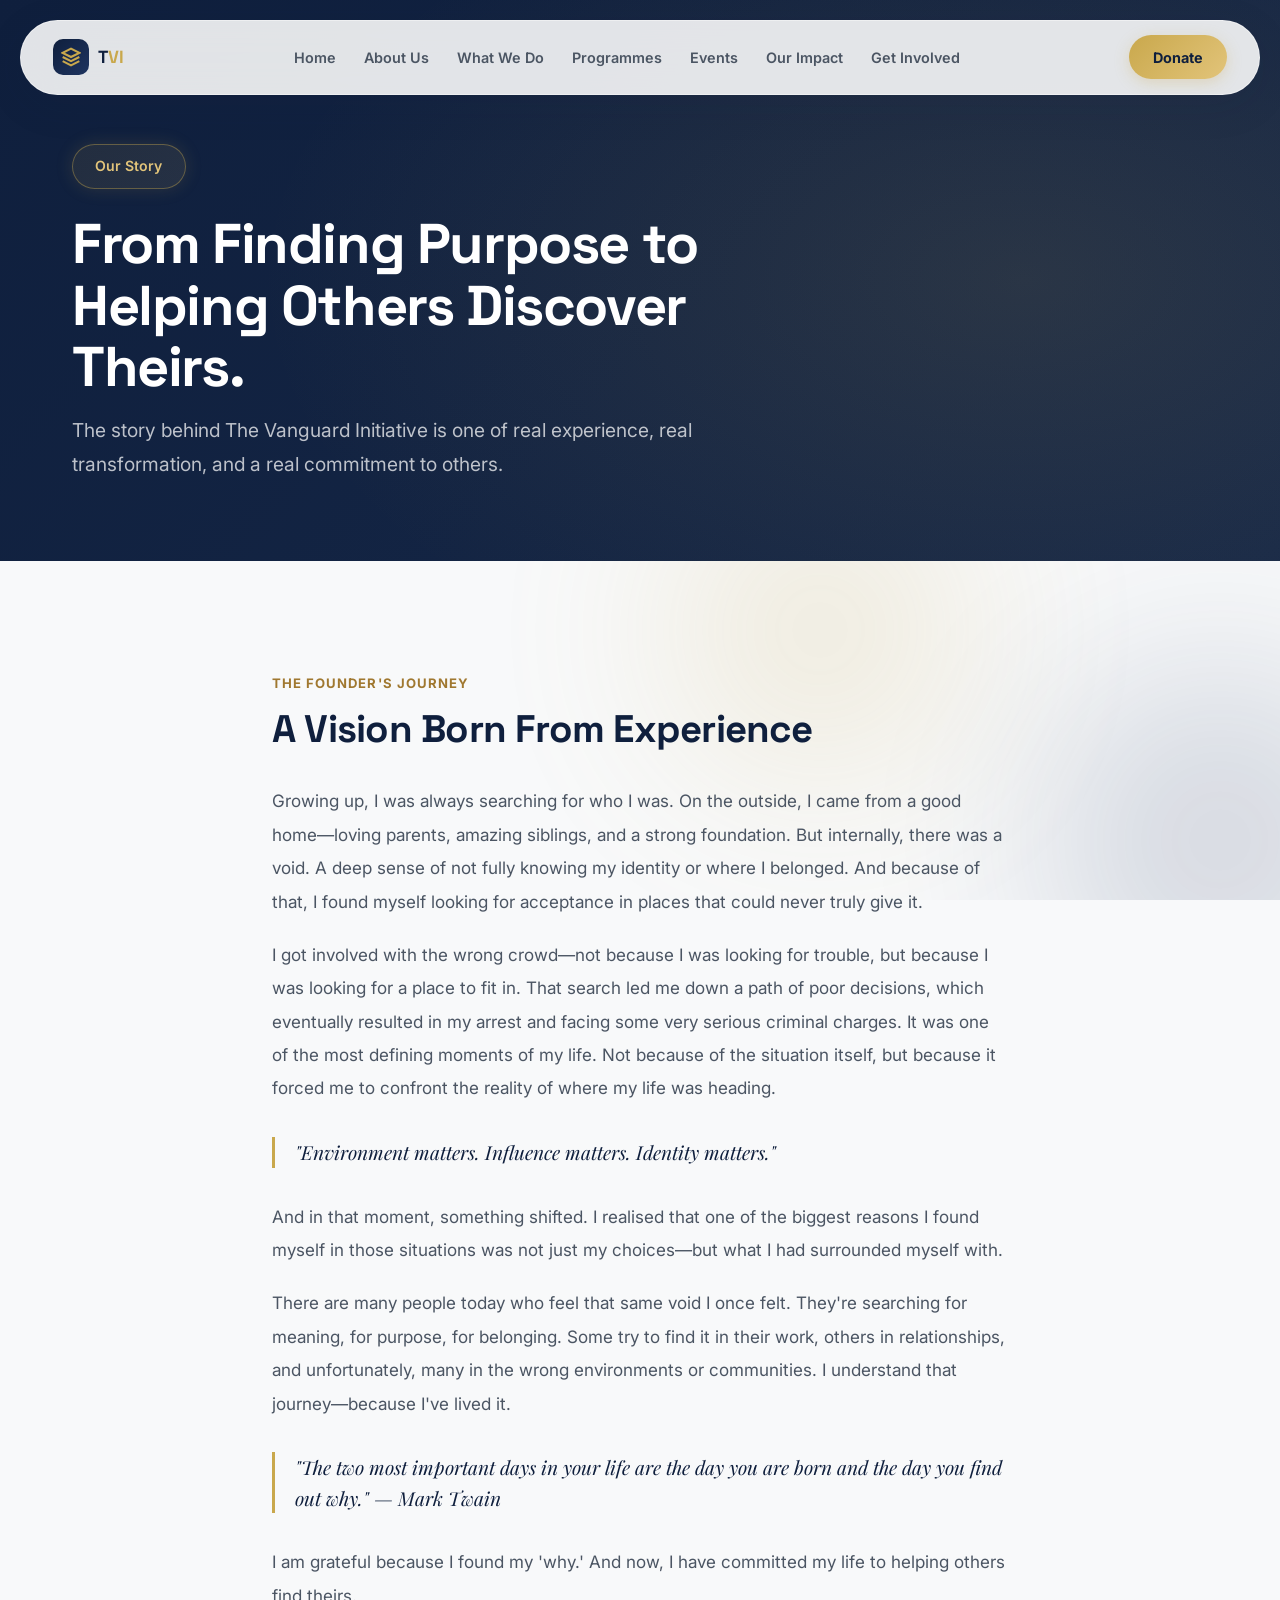
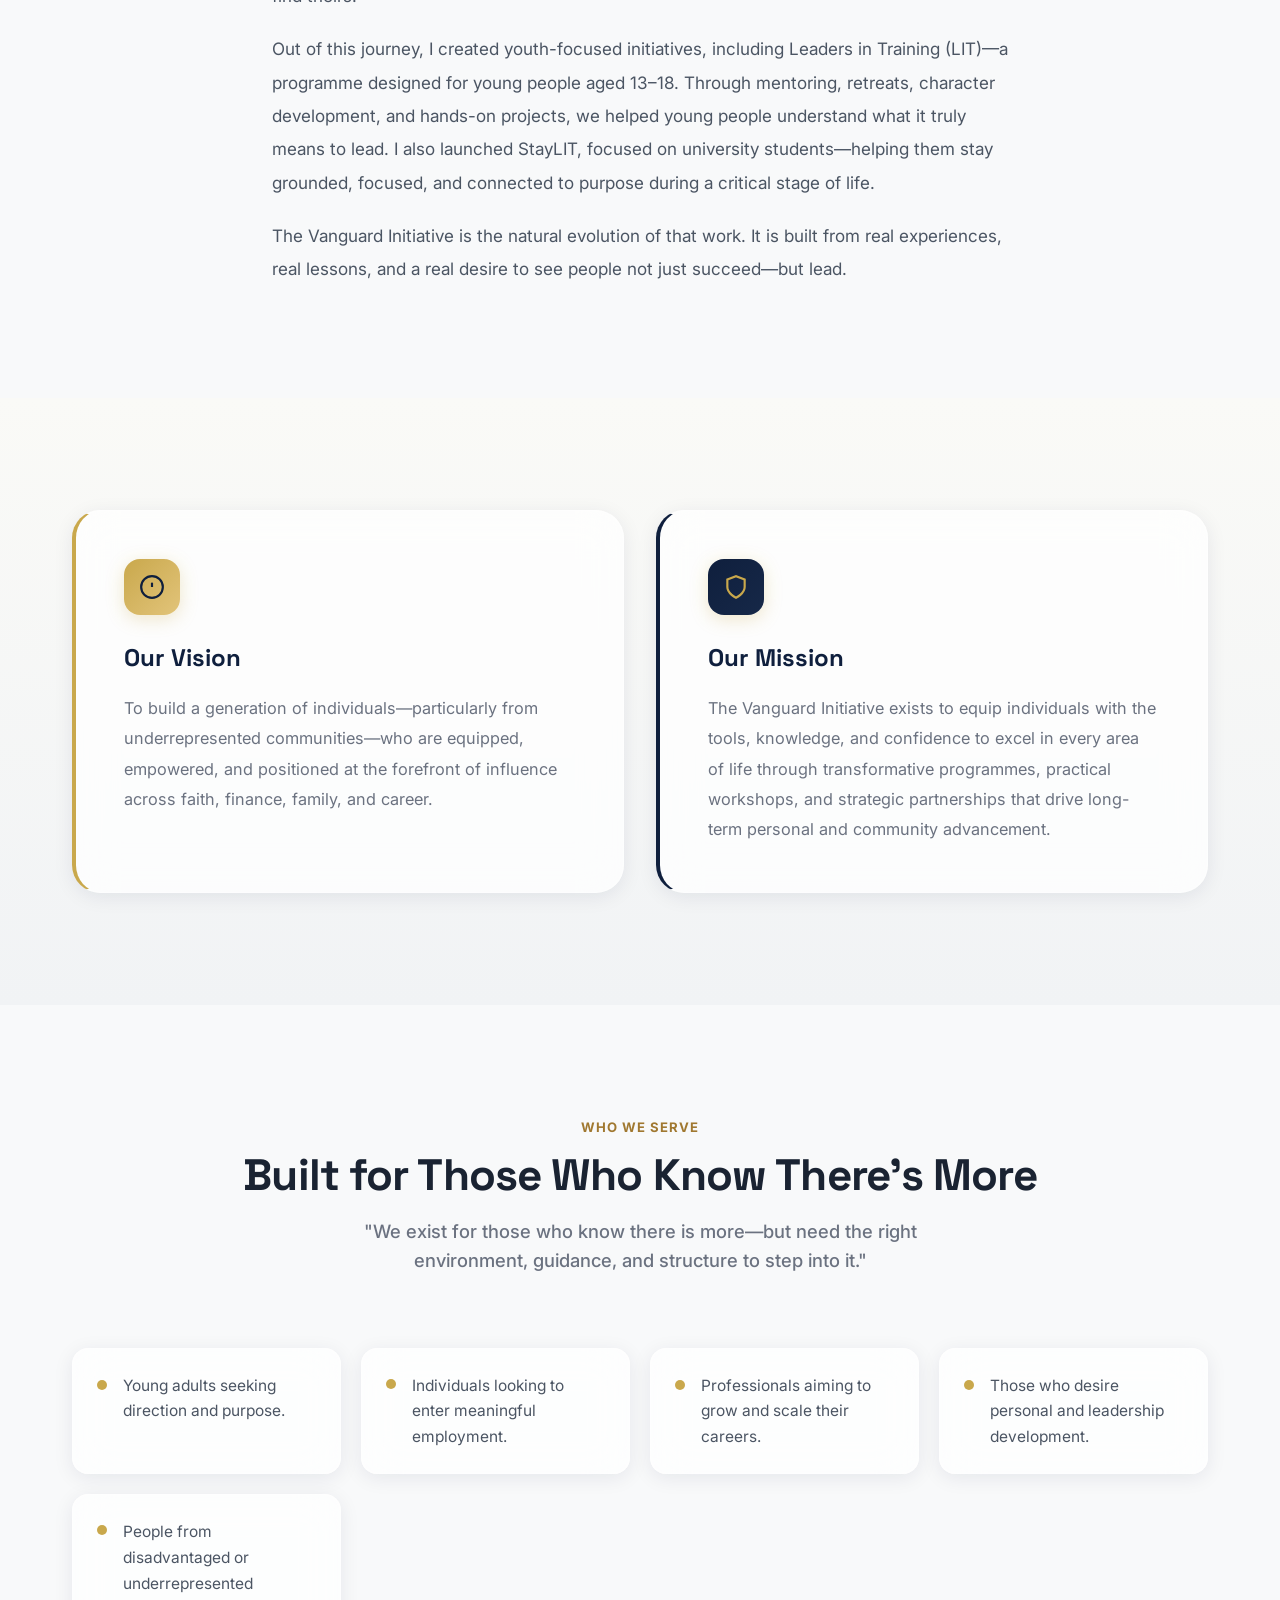
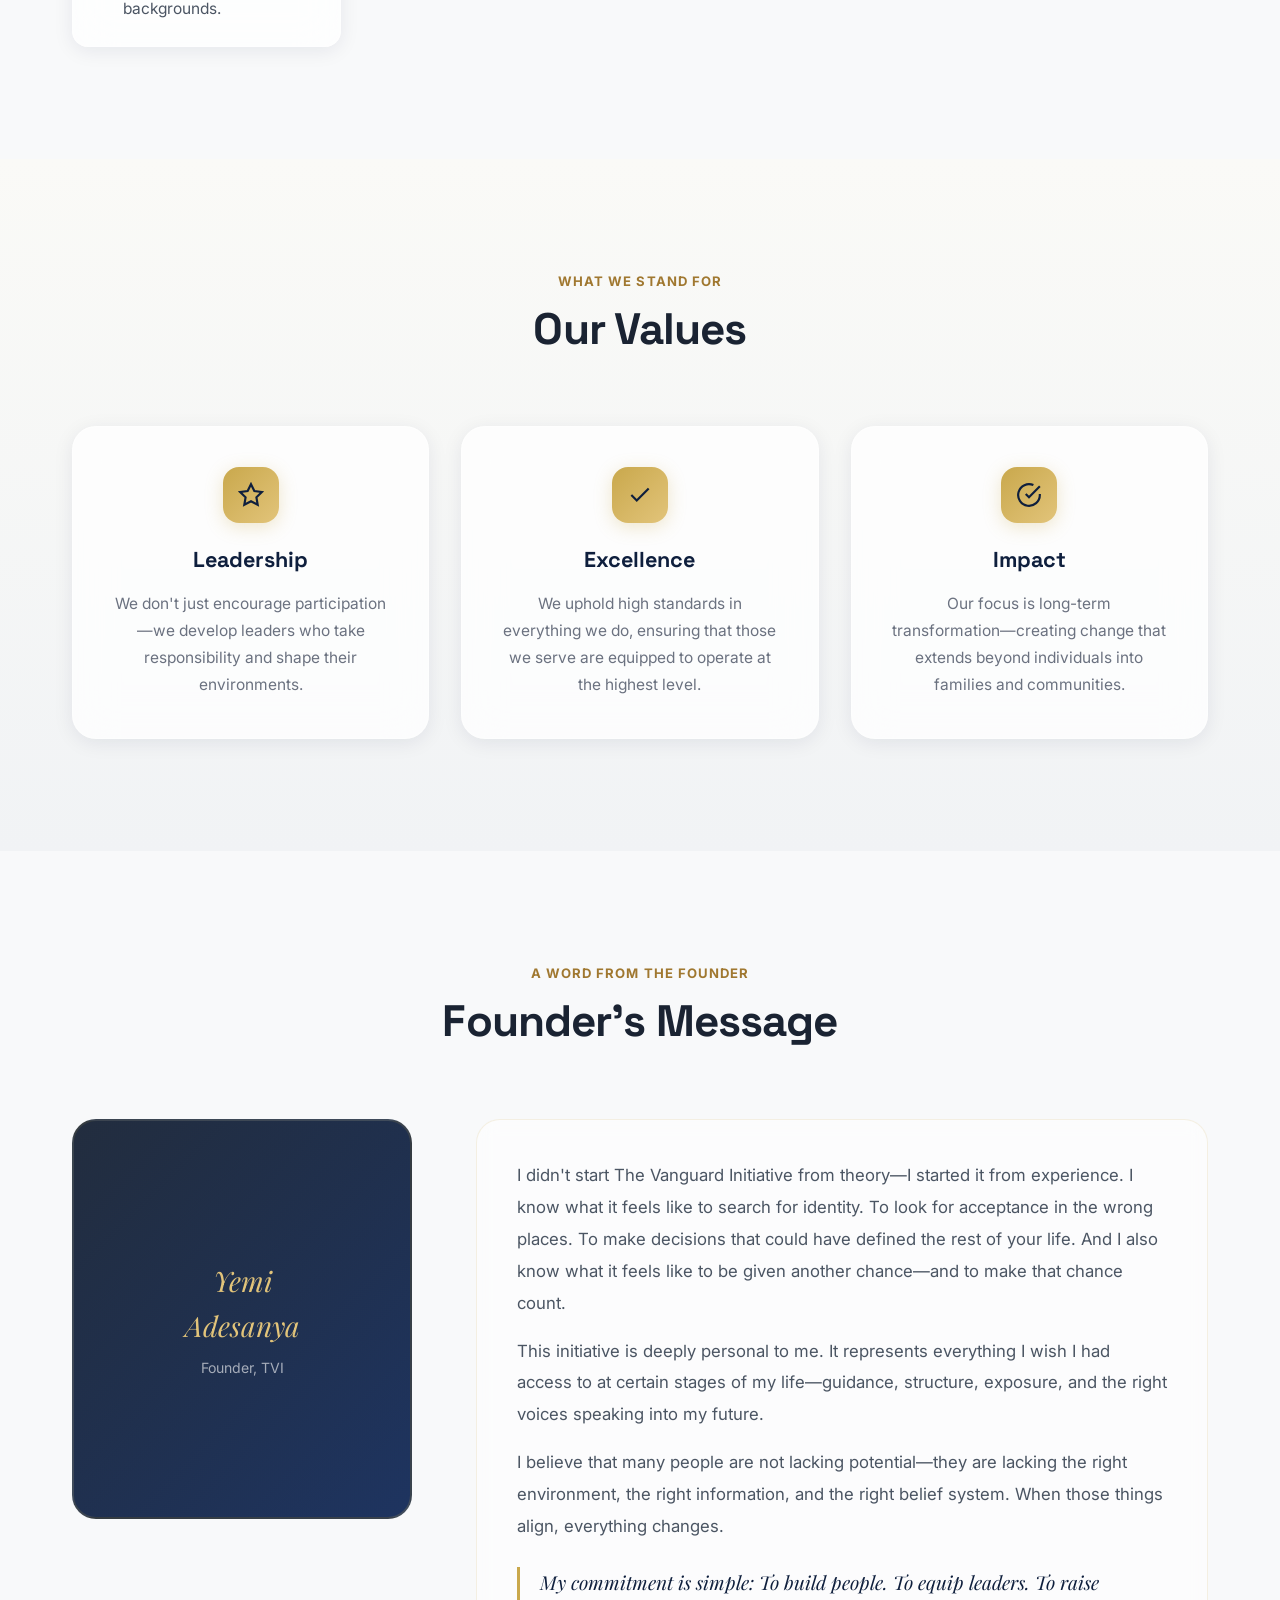
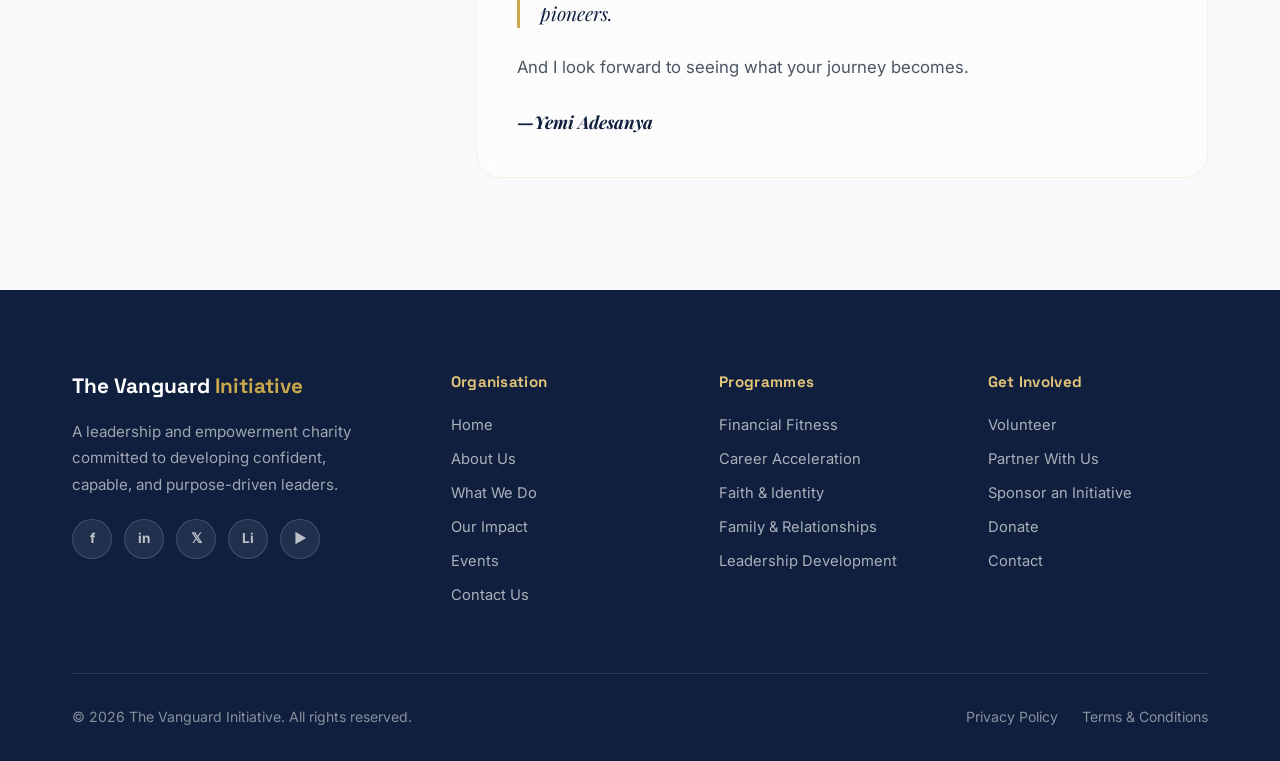
<file: about.html>
<!DOCTYPE html>
<html lang="en">
<head>
<meta charset="UTF-8"/>
<meta name="viewport" content="width=device-width, initial-scale=1, viewport-fit=cover"/>
<title>About Us | The Vanguard Initiative</title>
<meta name="description" content="Learn the story behind TVI, our vision, mission, and the founder's journey."/>
<meta property="og:title" content="About Us | The Vanguard Initiative"/>
<meta property="og:description" content="Learn the story behind TVI, our vision, mission, and the founder's journey."/>
<meta property="og:type" content="website"/>
<link rel="preconnect" href="https://fonts.googleapis.com"/>
<link href="https://fonts.googleapis.com/css2?family=Inter:wght@300;400;500;600;700;800;900&family=Space+Grotesk:wght@300;400;500;600;700&family=Playfair+Display:ital,wght@0,700;1,700&display=swap" rel="stylesheet"/>
<link rel="stylesheet" href="/assets/style.css"/>
</head>
<body>

<div class="animated-bg">
  <div class="glow-orb glow-orb-1"></div>
  <div class="glow-orb glow-orb-2"></div>
  <div class="glow-orb glow-orb-3"></div>
</div>

<!-- NAV -->
<nav class="nav-bar">
  <div class="nav-content">
    <a class="nav-logo" href="/">
      <div class="nav-logo-icon">
        <svg viewBox="0 0 24 24" fill="none" stroke="currentColor" stroke-width="2.5"><path d="M12 2L2 7l10 5 10-5-10-5z"/><path d="M2 17l10 5 10-5"/><path d="M2 12l10 5 10-5"/></svg>
      </div>
      <span class="nav-logo-text">T<span>VI</span></span>
    </a>
    <div class="nav-links" id="desktopNav">
      <a href="/">Home</a>
      <a href="/about.html">About Us</a>
      <a href="/what-we-do.html">What We Do</a>
      <a href="/programmes.html">Programmes</a>
      <a href="/events.html">Events</a>
      <a href="/impact.html">Our Impact</a>
      <a href="/get-involved.html">Get Involved</a>
    </div>
    <div style="display:flex;align-items:center;gap:0.75rem;">
      <a class="nav-donate" href="/donate.html">Donate</a>
      <button class="mobile-menu-btn" onclick="toggleMobileMenu()" aria-label="Menu">
        <svg id="menuIcon" viewBox="0 0 24 24" fill="none" stroke="currentColor" stroke-width="2.5"><line x1="3" y1="6" x2="21" y2="6"/><line x1="3" y1="12" x2="21" y2="12"/><line x1="3" y1="18" x2="21" y2="18"/></svg>
      </button>
    </div>
  </div>
  <div class="mobile-menu" id="mobileMenu">
    <a href="/">Home</a>
    <a href="/about.html">About Us</a>
    <a href="/what-we-do.html">What We Do</a>
    <a href="/programmes.html">Programmes</a>
    <a href="/events.html">Events</a>
    <a href="/impact.html">Our Impact</a>
    <a href="/get-involved.html">Get Involved</a>
    <a href="/contact.html">Contact Us</a>
    <a class="nav-donate" href="/donate.html">Donate</a>
  </div>
</nav>

<main>

  <div class="hero-inner">
    <div class="container">
      <div class="hero-inner-content">
        <div class="hero-badge" style="margin-bottom:1.5rem;">Our Story</div>
        <h1>From Finding Purpose to Helping Others Discover Theirs.</h1>
        <p>The story behind The Vanguard Initiative is one of real experience, real transformation, and a real commitment to others.</p>
      </div>
    </div>
  </div>

  <section class="section">
    <div class="container-sm">
      <span class="section-eyebrow" style="display:block;margin-bottom:0.75rem;">The Founder's Journey</span>
      <h2 style="font-family:'Space Grotesk',sans-serif;font-size:2.4rem;font-weight:800;color:var(--navy);letter-spacing:-0.02em;margin-bottom:2rem;line-height:1.2;">A Vision Born From Experience</h2>
      <div style="font-size:1.07rem;color:var(--gray-700);line-height:1.95;">
        <p style="margin-bottom:1.25rem;">Growing up, I was always searching for who I was. On the outside, I came from a good home—loving parents, amazing siblings, and a strong foundation. But internally, there was a void. A deep sense of not fully knowing my identity or where I belonged. And because of that, I found myself looking for acceptance in places that could never truly give it.</p>
        <p style="margin-bottom:1.25rem;">I got involved with the wrong crowd—not because I was looking for trouble, but because I was looking for a place to fit in. That search led me down a path of poor decisions, which eventually resulted in my arrest and facing some very serious criminal charges. It was one of the most defining moments of my life. Not because of the situation itself, but because it forced me to confront the reality of where my life was heading.</p>
        <div class="pull-quote" style="margin:2rem 0;">"Environment matters. Influence matters. Identity matters."</div>
        <p style="margin-bottom:1.25rem;">And in that moment, something shifted. I realised that one of the biggest reasons I found myself in those situations was not just my choices—but what I had surrounded myself with.</p>
        <p style="margin-bottom:1.25rem;">There are many people today who feel that same void I once felt. They're searching for meaning, for purpose, for belonging. Some try to find it in their work, others in relationships, and unfortunately, many in the wrong environments or communities. I understand that journey—because I've lived it.</p>
        <div class="pull-quote" style="margin:2rem 0;">"The two most important days in your life are the day you are born and the day you find out why." — Mark Twain</div>
        <p style="margin-bottom:1.25rem;">I am grateful because I found my 'why.' And now, I have committed my life to helping others find theirs.</p>
        <p style="margin-bottom:1.25rem;">Out of this journey, I created youth-focused initiatives, including Leaders in Training (LIT)—a programme designed for young people aged 13–18. Through mentoring, retreats, character development, and hands-on projects, we helped young people understand what it truly means to lead. I also launched StayLIT, focused on university students—helping them stay grounded, focused, and connected to purpose during a critical stage of life.</p>
        <p>The Vanguard Initiative is the natural evolution of that work. It is built from real experiences, real lessons, and a real desire to see people not just succeed—but lead.</p>
      </div>
    </div>
  </section>

  <section class="section section-alt">
    <div class="container">
      <div class="cards-grid-2">
        <div class="glass-card" style="padding:3rem;border-radius:28px;border-left:4px solid var(--gold);">
          <div class="icon-box" style="margin-bottom:1.5rem;"><svg viewBox="0 0 24 24" fill="none" stroke="currentColor" stroke-width="2"><circle cx="12" cy="12" r="10"/><line x1="12" y1="8" x2="12" y2="12"/><line x1="12" y1="16" x2="12.01" y2="16"/></svg></div>
          <h3 style="font-family:'Space Grotesk',sans-serif;font-size:1.5rem;font-weight:800;color:var(--navy);margin-bottom:1rem;">Our Vision</h3>
          <p style="color:var(--gray-600);line-height:1.85;font-size:1.02rem;">To build a generation of individuals—particularly from underrepresented communities—who are equipped, empowered, and positioned at the forefront of influence across faith, finance, family, and career.</p>
        </div>
        <div class="glass-card" style="padding:3rem;border-radius:28px;border-left:4px solid var(--navy);">
          <div class="icon-box icon-box-navy" style="margin-bottom:1.5rem;"><svg viewBox="0 0 24 24" fill="none" stroke="currentColor" stroke-width="2"><path d="M12 22s8-4 8-10V5l-8-3-8 3v7c0 6 8 10 8 10z"/></svg></div>
          <h3 style="font-family:'Space Grotesk',sans-serif;font-size:1.5rem;font-weight:800;color:var(--navy);margin-bottom:1rem;">Our Mission</h3>
          <p style="color:var(--gray-600);line-height:1.85;font-size:1.02rem;">The Vanguard Initiative exists to equip individuals with the tools, knowledge, and confidence to excel in every area of life through transformative programmes, practical workshops, and strategic partnerships that drive long-term personal and community advancement.</p>
        </div>
      </div>
    </div>
  </section>

  <section class="section">
    <div class="container">
      <div class="section-header">
        <span class="section-eyebrow">Who We Serve</span>
        <h2 class="section-title">Built for Those Who Know There's More</h2>
        <p class="section-subtitle">"We exist for those who know there is more—but need the right environment, guidance, and structure to step into it."</p>
      </div>
      <div class="audience-grid">
        <div class="audience-card glass-card"><div class="audience-dot"></div><p>Young adults seeking direction and purpose.</p></div>
        <div class="audience-card glass-card"><div class="audience-dot"></div><p>Individuals looking to enter meaningful employment.</p></div>
        <div class="audience-card glass-card"><div class="audience-dot"></div><p>Professionals aiming to grow and scale their careers.</p></div>
        <div class="audience-card glass-card"><div class="audience-dot"></div><p>Those who desire personal and leadership development.</p></div>
        <div class="audience-card glass-card"><div class="audience-dot"></div><p>People from disadvantaged or underrepresented backgrounds.</p></div>
      </div>
    </div>
  </section>

  <section class="section section-alt">
    <div class="container">
      <div class="section-header">
        <span class="section-eyebrow">What We Stand For</span>
        <h2 class="section-title">Our Values</h2>
      </div>
      <div class="cards-grid-3">
        <div class="value-card glass-card">
          <div class="icon-box" style="margin:0 auto;"><svg viewBox="0 0 24 24" fill="none" stroke="currentColor" stroke-width="2"><polygon points="12 2 15.09 8.26 22 9.27 17 14.14 18.18 21.02 12 17.77 5.82 21.02 7 14.14 2 9.27 8.91 8.26 12 2"/></svg></div>
          <h3>Leadership</h3>
          <p>We don't just encourage participation—we develop leaders who take responsibility and shape their environments.</p>
        </div>
        <div class="value-card glass-card">
          <div class="icon-box" style="margin:0 auto;"><svg viewBox="0 0 24 24" fill="none" stroke="currentColor" stroke-width="2"><polyline points="20 6 9 17 4 12"/></svg></div>
          <h3>Excellence</h3>
          <p>We uphold high standards in everything we do, ensuring that those we serve are equipped to operate at the highest level.</p>
        </div>
        <div class="value-card glass-card">
          <div class="icon-box" style="margin:0 auto;"><svg viewBox="0 0 24 24" fill="none" stroke="currentColor" stroke-width="2"><path d="M22 11.08V12a10 10 0 1 1-5.93-9.14"/><polyline points="22 4 12 14.01 9 11.01"/></svg></div>
          <h3>Impact</h3>
          <p>Our focus is long-term transformation—creating change that extends beyond individuals into families and communities.</p>
        </div>
      </div>
    </div>
  </section>

  <section class="section">
    <div class="container">
      <div class="section-header">
        <span class="section-eyebrow">A Word From the Founder</span>
        <h2 class="section-title">Founder's Message</h2>
      </div>
      <div class="founder-wrap">
        <div class="founder-img">
          <div class="founder-img-inner">
            <span class="serif">Yemi<br>Adesanya</span>
            <p style="color:rgba(255,255,255,0.6);font-size:0.88rem;margin-top:0.5rem;">Founder, TVI</p>
          </div>
        </div>
        <div class="founder-msg">
          <blockquote>
            <p style="margin-bottom:1rem;">I didn't start The Vanguard Initiative from theory—I started it from experience. I know what it feels like to search for identity. To look for acceptance in the wrong places. To make decisions that could have defined the rest of your life. And I also know what it feels like to be given another chance—and to make that chance count.</p>
            <p style="margin-bottom:1rem;">This initiative is deeply personal to me. It represents everything I wish I had access to at certain stages of my life—guidance, structure, exposure, and the right voices speaking into my future.</p>
            <p style="margin-bottom:1rem;">I believe that many people are not lacking potential—they are lacking the right environment, the right information, and the right belief system. When those things align, everything changes.</p>
            <div class="pull-quote" style="margin:1.5rem 0;">My commitment is simple: To build people. To equip leaders. To raise pioneers.</div>
            <p>And I look forward to seeing what your journey becomes.</p>
          </blockquote>
          <p class="founder-sig">—Yemi Adesanya</p>
        </div>
      </div>
    </div>
  </section>

</main>

<!-- FOOTER IN HOME (shared via include trick) -->
</div>

<!-- ===== ABOUT ===== -->
<div class="page" id="page-about">
  <div class="hero-inner">
    <div class="container">
      <div class="hero-inner-content">
        <div class="hero-badge" style="margin-bottom:1.5rem;">Our Story</div>
        <h1>From Finding Purpose to Helping Others Discover Theirs.</h1>
        <p>The story behind The Vanguard Initiative is one of real experience, real transformation, and a real commitment to others.</p>
      </div>
    </div>
  </div>

  <section class="section">
    <div class="container-sm">
      <span class="section-eyebrow" style="display:block;margin-bottom:0.75rem;">The Founder's Journey</span>
      <h2 style="font-family:'Space Grotesk',sans-serif;font-size:2.4rem;font-weight:800;color:var(--navy);letter-spacing:-0.02em;margin-bottom:2rem;line-height:1.2;">A Vision Born From Experience</h2>
      <div style="font-size:1.07rem;color:var(--gray-700);line-height:1.95;">
        <p style="margin-bottom:1.25rem;">Growing up, I was always searching for who I was. On the outside, I came from a good home—loving parents, amazing siblings, and a strong foundation. But internally, there was a void. A deep sense of not fully knowing my identity or where I belonged. And because of that, I found myself looking for acceptance in places that could never truly give it.</p>
        <p style="margin-bottom:1.25rem;">I got involved with the wrong crowd—not because I was looking for trouble, but because I was looking for a place to fit in. That search led me down a path of poor decisions, which eventually resulted in my arrest and facing some very serious criminal charges. It was one of the most defining moments of my life. Not because of the situation itself, but because it forced me to confront the reality of where my life was heading.</p>
        <div class="pull-quote" style="margin:2rem 0;">"Environment matters. Influence matters. Identity matters."</div>
        <p style="margin-bottom:1.25rem;">And in that moment, something shifted. I realised that one of the biggest reasons I found myself in those situations was not just my choices—but what I had surrounded myself with.</p>
        <p style="margin-bottom:1.25rem;">There are many people today who feel that same void I once felt. They're searching for meaning, for purpose, for belonging. Some try to find it in their work, others in relationships, and unfortunately, many in the wrong environments or communities. I understand that journey—because I've lived it.</p>
        <div class="pull-quote" style="margin:2rem 0;">"The two most important days in your life are the day you are born and the day you find out why." — Mark Twain</div>
        <p style="margin-bottom:1.25rem;">I am grateful because I found my 'why.' And now, I have committed my life to helping others find theirs.</p>
        <p style="margin-bottom:1.25rem;">Out of this journey, I created youth-focused initiatives, including Leaders in Training (LIT)—a programme designed for young people aged 13–18. Through mentoring, retreats, character development, and hands-on projects, we helped young people understand what it truly means to lead. I also launched StayLIT, focused on university students—helping them stay grounded, focused, and connected to purpose during a critical stage of life.</p>
        <p>The Vanguard Initiative is the natural evolution of that work. It is built from real experiences, real lessons, and a real desire to see people not just succeed—but lead.</p>
      </div>
    </div>
  </section>

  <section class="section section-alt">
    <div class="container">
      <div class="cards-grid-2">
        <div class="glass-card" style="padding:3rem;border-radius:28px;border-left:4px solid var(--gold);">
          <div class="icon-box" style="margin-bottom:1.5rem;"><svg viewBox="0 0 24 24" fill="none" stroke="currentColor" stroke-width="2"><circle cx="12" cy="12" r="10"/><line x1="12" y1="8" x2="12" y2="12"/><line x1="12" y1="16" x2="12.01" y2="16"/></svg></div>
          <h3 style="font-family:'Space Grotesk',sans-serif;font-size:1.5rem;font-weight:800;color:var(--navy);margin-bottom:1rem;">Our Vision</h3>
          <p style="color:var(--gray-600);line-height:1.85;font-size:1.02rem;">To build a generation of individuals—particularly from underrepresented communities—who are equipped, empowered, and positioned at the forefront of influence across faith, finance, family, and career.</p>
        </div>
        <div class="glass-card" style="padding:3rem;border-radius:28px;border-left:4px solid var(--navy);">
          <div class="icon-box icon-box-navy" style="margin-bottom:1.5rem;"><svg viewBox="0 0 24 24" fill="none" stroke="currentColor" stroke-width="2"><path d="M12 22s8-4 8-10V5l-8-3-8 3v7c0 6 8 10 8 10z"/></svg></div>
          <h3 style="font-family:'Space Grotesk',sans-serif;font-size:1.5rem;font-weight:800;color:var(--navy);margin-bottom:1rem;">Our Mission</h3>
          <p style="color:var(--gray-600);line-height:1.85;font-size:1.02rem;">The Vanguard Initiative exists to equip individuals with the tools, knowledge, and confidence to excel in every area of life through transformative programmes, practical workshops, and strategic partnerships that drive long-term personal and community advancement.</p>
        </div>
      </div>
    </div>
  </section>

  <section class="section">
    <div class="container">
      <div class="section-header">
        <span class="section-eyebrow">Who We Serve</span>
        <h2 class="section-title">Built for Those Who Know There's More</h2>
        <p class="section-subtitle">"We exist for those who know there is more—but need the right environment, guidance, and structure to step into it."</p>
      </div>
      <div class="audience-grid">
        <div class="audience-card glass-card"><div class="audience-dot"></div><p>Young adults seeking direction and purpose.</p></div>
        <div class="audience-card glass-card"><div class="audience-dot"></div><p>Individuals looking to enter meaningful employment.</p></div>
        <div class="audience-card glass-card"><div class="audience-dot"></div><p>Professionals aiming to grow and scale their careers.</p></div>
        <div class="audience-card glass-card"><div class="audience-dot"></div><p>Those who desire personal and leadership development.</p></div>
        <div class="audience-card glass-card"><div class="audience-dot"></div><p>People from disadvantaged or underrepresented backgrounds.</p></div>
      </div>
    </div>
  </section>

  <section class="section section-alt">
    <div class="container">
      <div class="section-header">
        <span class="section-eyebrow">What We Stand For</span>
        <h2 class="section-title">Our Values</h2>
      </div>
      <div class="cards-grid-3">
        <div class="value-card glass-card">
          <div class="icon-box" style="margin:0 auto;"><svg viewBox="0 0 24 24" fill="none" stroke="currentColor" stroke-width="2"><polygon points="12 2 15.09 8.26 22 9.27 17 14.14 18.18 21.02 12 17.77 5.82 21.02 7 14.14 2 9.27 8.91 8.26 12 2"/></svg></div>
          <h3>Leadership</h3>
          <p>We don't just encourage participation—we develop leaders who take responsibility and shape their environments.</p>
        </div>
        <div class="value-card glass-card">
          <div class="icon-box" style="margin:0 auto;"><svg viewBox="0 0 24 24" fill="none" stroke="currentColor" stroke-width="2"><polyline points="20 6 9 17 4 12"/></svg></div>
          <h3>Excellence</h3>
          <p>We uphold high standards in everything we do, ensuring that those we serve are equipped to operate at the highest level.</p>
        </div>
        <div class="value-card glass-card">
          <div class="icon-box" style="margin:0 auto;"><svg viewBox="0 0 24 24" fill="none" stroke="currentColor" stroke-width="2"><path d="M22 11.08V12a10 10 0 1 1-5.93-9.14"/><polyline points="22 4 12 14.01 9 11.01"/></svg></div>
          <h3>Impact</h3>
          <p>Our focus is long-term transformation—creating change that extends beyond individuals into families and communities.</p>
        </div>
      </div>
    </div>
  </section>

  <section class="section">
    <div class="container">
      <div class="section-header">
        <span class="section-eyebrow">A Word From the Founder</span>
        <h2 class="section-title">Founder's Message</h2>
      </div>
      <div class="founder-wrap">
        <div class="founder-img">
          <div class="founder-img-inner">
            <span class="serif">Yemi<br>Adesanya</span>
            <p style="color:rgba(255,255,255,0.6);font-size:0.88rem;margin-top:0.5rem;">Founder, TVI</p>
          </div>
        </div>
        <div class="founder-msg">
          <blockquote>
            <p style="margin-bottom:1rem;">I didn't start The Vanguard Initiative from theory—I started it from experience. I know what it feels like to search for identity. To look for acceptance in the wrong places. To make decisions that could have defined the rest of your life. And I also know what it feels like to be given another chance—and to make that chance count.</p>
            <p style="margin-bottom:1rem;">This initiative is deeply personal to me. It represents everything I wish I had access to at certain stages of my life—guidance, structure, exposure, and the right voices speaking into my future.</p>
            <p style="margin-bottom:1rem;">I believe that many people are not lacking potential—they are lacking the right environment, the right information, and the right belief system. When those things align, everything changes.</p>
            <div class="pull-quote" style="margin:1.5rem 0;">My commitment is simple: To build people. To equip leaders. To raise pioneers.</div>
            <p>And I look forward to seeing what your journey becomes.</p>
          </blockquote>
          <p class="founder-sig">—Yemi Adesanya</p>
        </div>
      </div>
    </div>
  </section>
</div>

<!-- ===== WHAT WE DO ===== -->
<div class="page" id="page-whatwedo">
  <div class="hero-inner">
    <div class="container">
      <div class="hero-inner-content">
        <div class="hero-badge" style="margin-bottom:1.5rem;">Our Approach</div>
        <h1>How We Equip and Empower</h1>
        <p>A holistic approach to personal growth, leadership, and community advancement.</p>
      </div>
    </div>
  </div>

  <section class="section">
    <div class="container">
      <div class="section-header">
        <span class="section-eyebrow">The Journey</span>
        <h2 class="section-title">Our Development Journey</h2>
        <p class="section-subtitle">We believe true development involves the whole person. Here's how we structure the journey.</p>
      </div>
      <div class="glass-card" style="border-radius:28px;padding:3rem;">
        <div class="process-row">
          <div class="process-step">
            <span class="process-num">01</span>
            <h4>Discover</h4>
            <p>Understand identity, purpose, and potential.</p>
          </div>
          <div class="process-step">
            <span class="process-num">02</span>
            <h4>Develop</h4>
            <p>Build knowledge, skills, and mindset.</p>
          </div>
          <div class="process-step">
            <span class="process-num">03</span>
            <h4>Equip</h4>
            <p>Practical tools, workshops, and mentorship.</p>
          </div>
          <div class="process-step">
            <span class="process-num">04</span>
            <h4>Lead</h4>
            <p>Step into leadership with confidence.</p>
          </div>
          <div class="process-step">
            <span class="process-num">05</span>
            <h4>Impact</h4>
            <p>Create change in family and community.</p>
          </div>
        </div>
      </div>
    </div>
  </section>

  <section class="section section-alt">
    <div class="container">
      <div class="section-header">
        <span class="section-eyebrow">Core Pillars</span>
        <h2 class="section-title">Five Pillars of Transformation</h2>
      </div>
      <div style="display:flex;flex-direction:column;gap:3.5rem;">
        <div class="two-col">
          <div class="col-text">
            <div class="icon-box" style="margin-bottom:1.25rem;"><svg viewBox="0 0 24 24" fill="none" stroke="currentColor" stroke-width="2"><path d="M20.84 4.61a5.5 5.5 0 0 0-7.78 0L12 5.67l-1.06-1.06a5.5 5.5 0 0 0-7.78 7.78l1.06 1.06L12 21.23l7.78-7.78 1.06-1.06a5.5 5.5 0 0 0 0-7.78z"/></svg></div>
            <h2>Faith &amp; Identity</h2>
            <p>Helping individuals develop a clear sense of identity, purpose, and personal values. We explore what it means to know who you are and live intentionally from that place.</p>
            <a class="btn-primary" href="/programmes.html" style="margin-top:1rem;">Explore Programmes</a>
          </div>
          <div><div class="col-image-box"><div class="col-image-box-text"><span class="serif">"Know who you are."</span></div></div></div>
        </div>
        <div class="two-col reverse">
          <div class="col-text">
            <div class="icon-box" style="margin-bottom:1.25rem;"><svg viewBox="0 0 24 24" fill="none" stroke="currentColor" stroke-width="2"><line x1="12" y1="1" x2="12" y2="23"/><path d="M17 5H9.5a3.5 3.5 0 0 0 0 7h5a3.5 3.5 0 0 1 0 7H6"/></svg></div>
            <h2>Financial Empowerment</h2>
            <p>Equipping people with the knowledge to build wealth, manage money, and create financial stability—practically and sustainably.</p>
            <a class="btn-primary" href="/programmes.html" style="margin-top:1rem;">Explore Programmes</a>
          </div>
          <div class="col-image"><div class="col-image-box"><div class="col-image-box-text"><span class="serif">"Build for the future."</span></div></div></div>
        </div>
        <div class="two-col">
          <div class="col-text">
            <div class="icon-box" style="margin-bottom:1.25rem;"><svg viewBox="0 0 24 24" fill="none" stroke="currentColor" stroke-width="2"><rect x="2" y="7" width="20" height="14" rx="2"/><path d="M16 21V5a2 2 0 0 0-2-2h-4a2 2 0 0 0-2 2v16"/></svg></div>
            <h2>Career &amp; Enterprise</h2>
            <p>Supporting employability, career progression, and entrepreneurship—equipping individuals with the skills and exposure to move their careers forward.</p>
            <a class="btn-primary" href="/programmes.html" style="margin-top:1rem;">Explore Programmes</a>
          </div>
          <div><div class="col-image-box"><div class="col-image-box-text"><span class="serif">"Progress on purpose."</span></div></div></div>
        </div>
      </div>
    </div>
  </section>

  <section class="section">
    <div class="container">
      <div class="section-header">
        <span class="section-eyebrow">How We Deliver</span>
        <h2 class="section-title">Our Delivery Model</h2>
      </div>
      <div class="cards-grid-3">
        <div class="feature-card glass-card">
          <div class="icon-box"><svg viewBox="0 0 24 24" fill="none" stroke="currentColor" stroke-width="2"><rect x="3" y="4" width="18" height="18" rx="2" ry="2"/><line x1="16" y1="2" x2="16" y2="6"/><line x1="8" y1="2" x2="8" y2="6"/><line x1="3" y1="10" x2="21" y2="10"/></svg></div>
          <h3>Practical Workshops &amp; Seminars</h3>
          <p>Hands-on learning experiences that translate knowledge into practical action. Sessions are interactive, relevant, and designed to create immediate takeaways.</p>
        </div>
        <div class="feature-card glass-card">
          <div class="icon-box"><svg viewBox="0 0 24 24" fill="none" stroke="currentColor" stroke-width="2"><path d="M17 21v-2a4 4 0 0 0-4-4H5a4 4 0 0 0-4 4v2"/><circle cx="9" cy="7" r="4"/><path d="M23 21v-2a4 4 0 0 0-3-3.87"/><path d="M16 3.13a4 4 0 0 1 0 7.75"/></svg></div>
          <h3>Mentorship &amp; Personal Development</h3>
          <p>One-to-one and group mentoring that connects participants with experienced guides who support their growth journey over time.</p>
        </div>
        <div class="feature-card glass-card">
          <div class="icon-box"><svg viewBox="0 0 24 24" fill="none" stroke="currentColor" stroke-width="2"><path d="M18 8h1a4 4 0 0 1 0 8h-1"/><path d="M2 8h16v9a4 4 0 0 1-4 4H6a4 4 0 0 1-4-4V8z"/><line x1="6" y1="1" x2="6" y2="4"/><line x1="10" y1="1" x2="10" y2="4"/><line x1="14" y1="1" x2="14" y2="4"/></svg></div>
          <h3>Strategic Partnerships</h3>
          <p>Collaboration with organisations, institutions, and community bodies to widen reach, pool resources, and create sustainable impact.</p>
        </div>
      </div>
    </div>
  </section>
</div>

<!-- ===== PROGRAMMES ===== -->
<div class="page" id="page-programmes">
  <div class="hero-inner">
    <div class="container">
      <div class="hero-inner-content">
        <div class="hero-badge" style="margin-bottom:1.5rem;">EMERGE Series</div>
        <h1>The EMERGE Programme Series</h1>
        <p>Practical learning. Purposeful growth. Leadership for life. Each programme is designed to help individuals progress from where they are to where they want to be.</p>
      </div>
    </div>
  </div>

  <section class="section">
    <div class="container">
      <div class="cards-grid-2" id="programmeCards">
        <div class="programme-card glass-card">
          <div class="programme-header">
            <div class="icon-box icon-box-navy"><svg viewBox="0 0 24 24" fill="none" stroke="currentColor" stroke-width="2"><line x1="12" y1="1" x2="12" y2="23"/><path d="M17 5H9.5a3.5 3.5 0 0 0 0 7h5a3.5 3.5 0 0 1 0 7H6"/></svg></div>
            <h3>Emerge: Financial Fitness</h3>
          </div>
          <div class="programme-body">
            <p>Develop practical financial skills and the confidence to make informed financial decisions that create lasting stability.</p>
            <ul class="programme-outcomes">
              <li>Budgeting and money management</li>
              <li>Saving and financial planning</li>
              <li>Understanding debt and credit</li>
              <li>Building healthy financial habits</li>
            </ul>
            <button class="btn-primary" onclick="showEnquiryForm('Emerge: Financial Fitness')">Register Your Interest</button>
          </div>
        </div>
        <div class="programme-card glass-card">
          <div class="programme-header">
            <div class="icon-box icon-box-navy"><svg viewBox="0 0 24 24" fill="none" stroke="currentColor" stroke-width="2"><rect x="2" y="7" width="20" height="14" rx="2"/><path d="M16 21V5a2 2 0 0 0-2-2h-4a2 2 0 0 0-2 2v16"/></svg></div>
            <h3>Emerge: Career Acceleration</h3>
          </div>
          <div class="programme-body">
            <p>Prepare for meaningful employment, professional growth, and long-term career development in any field.</p>
            <ul class="programme-outcomes">
              <li>CV and interview preparation</li>
              <li>Workplace communication skills</li>
              <li>Professional development</li>
              <li>Career planning and networking</li>
            </ul>
            <button class="btn-primary" onclick="showEnquiryForm('Emerge: Career Acceleration')">Register Your Interest</button>
          </div>
        </div>
        <div class="programme-card glass-card">
          <div class="programme-header">
            <div class="icon-box icon-box-navy"><svg viewBox="0 0 24 24" fill="none" stroke="currentColor" stroke-width="2"><path d="M20.84 4.61a5.5 5.5 0 0 0-7.78 0L12 5.67l-1.06-1.06a5.5 5.5 0 0 0-7.78 7.78l1.06 1.06L12 21.23l7.78-7.78 1.06-1.06a5.5 5.5 0 0 0 0-7.78z"/></svg></div>
            <h3>Emerge: Faith &amp; Identity</h3>
          </div>
          <div class="programme-body">
            <p>Explore personal identity, values, purpose, and the role of faith in navigating everyday life with confidence.</p>
            <ul class="programme-outcomes">
              <li>Identity and self-awareness</li>
              <li>Purpose and personal values</li>
              <li>Building confidence and resilience</li>
              <li>Developing positive habits</li>
            </ul>
            <button class="btn-primary" onclick="showEnquiryForm('Emerge: Faith & Identity')">Register Your Interest</button>
          </div>
        </div>
        <div class="programme-card glass-card">
          <div class="programme-header">
            <div class="icon-box icon-box-navy"><svg viewBox="0 0 24 24" fill="none" stroke="currentColor" stroke-width="2"><path d="M17 21v-2a4 4 0 0 0-4-4H5a4 4 0 0 0-4 4v2"/><circle cx="9" cy="7" r="4"/><path d="M23 21v-2a4 4 0 0 0-3-3.87"/><path d="M16 3.13a4 4 0 0 1 0 7.75"/></svg></div>
            <h3>Emerge: Family &amp; Relationships</h3>
          </div>
          <div class="programme-body">
            <p>Build the knowledge and skills needed to nurture healthy relationships and create stronger family environments.</p>
            <ul class="programme-outcomes">
              <li>Effective communication</li>
              <li>Healthy boundaries</li>
              <li>Conflict resolution</li>
              <li>Family relationship dynamics</li>
            </ul>
            <button class="btn-primary" onclick="showEnquiryForm('Emerge: Family & Relationships')">Register Your Interest</button>
          </div>
        </div>
        <div class="programme-card glass-card" style="grid-column:span 1;">
          <div class="programme-header">
            <div class="icon-box icon-box-navy"><svg viewBox="0 0 24 24" fill="none" stroke="currentColor" stroke-width="2"><polygon points="12 2 15.09 8.26 22 9.27 17 14.14 18.18 21.02 12 17.77 5.82 21.02 7 14.14 2 9.27 8.91 8.26 12 2"/></svg></div>
            <h3>Emerge: Leadership Development</h3>
          </div>
          <div class="programme-body">
            <p>Build the character, confidence, and practical skills to lead effectively and make a lasting positive difference in your community.</p>
            <ul class="programme-outcomes">
              <li>Leadership fundamentals</li>
              <li>Decision-making and accountability</li>
              <li>Public speaking and communication</li>
              <li>Teamwork and community leadership</li>
            </ul>
            <button class="btn-primary" onclick="showEnquiryForm('Emerge: Leadership Development')">Register Your Interest</button>
          </div>
        </div>
      </div>

      <!-- Enquiry Form -->
      <div id="enquiryFormSection" style="display:none;margin-top:4rem;">
        <div class="form-wrap glass-card" style="max-width:700px;margin:0 auto;">
          <h3 style="font-family:'Space Grotesk',sans-serif;font-size:1.75rem;font-weight:800;color:var(--navy);margin-bottom:0.5rem;">Register Your Interest</h3>
          <p style="color:var(--gray-600);margin-bottom:2rem;">Complete the form below and a member of our team will be in touch with programme details.</p>
          <div id="programmeFormContent">
            <div class="form-group">
              <label>Full Name *</label>
              <input type="text" id="pFullName" placeholder="Your full name"/>
            </div>
            <div class="form-row">
              <div class="form-group">
                <label>Email Address *</label>
                <input type="email" id="pEmail" placeholder="your.email@example.com"/>
              </div>
              <div class="form-group">
                <label>Phone Number</label>
                <input type="tel" id="pPhone" placeholder="+44 7000 000000"/>
              </div>
            </div>
            <div class="form-group">
              <label>Programme of Interest *</label>
              <select id="pProgramme">
                <option value="">Select a programme</option>
                <option>Emerge: Financial Fitness</option>
                <option>Emerge: Career Acceleration</option>
                <option>Emerge: Faith &amp; Identity</option>
                <option>Emerge: Family &amp; Relationships</option>
                <option>Emerge: Leadership Development</option>
              </select>
            </div>
            <div class="form-group">
              <label>Short Message</label>
              <textarea id="pMessage" placeholder="Tell us a little about yourself and why you're interested in this programme..."></textarea>
            </div>
            <div style="display:flex;gap:1rem;flex-wrap:wrap;">
              <button class="btn-primary" onclick="submitProgrammeForm()">Submit Enquiry</button>
              <button class="btn-secondary" onclick="hideEnquiryForm()">Cancel</button>
            </div>
          </div>
          <div class="form-success" id="programmeFormSuccess">
            <span class="check">✦</span>
            <h3>Enquiry Received</h3>
            <p>Thank you for your interest. A member of the TVI team will be in touch with programme information shortly.</p>
          </div>
        </div>
      </div>
    </div>
  </section>
</div>

<!-- ===== GET INVOLVED ===== -->
<div class="page" id="page-getinvolved">
  <div class="hero-inner">
    <div class="container">
      <div class="hero-inner-content">
        <div class="hero-badge" style="margin-bottom:1.5rem;">Get Involved</div>
        <h1>Be Part of the Movement</h1>
        <p>Your time, skills, resources, and partnerships can help equip the next generation of leaders.</p>
      </div>
    </div>
  </div>

  <section class="section">
    <div class="container">
      <div class="cards-grid-2">
        <div class="involve-card glass-card">
          <div class="icon-box"><svg viewBox="0 0 24 24" fill="none" stroke="currentColor" stroke-width="2"><path d="M22 10v6M2 10l10-5 10 5-10 5z"/><path d="M6 12v5c3 3 9 3 12 0v-5"/></svg></div>
          <h3>Join a Programme</h3>
          <p>Take part in one of our structured development programmes and begin your journey towards personal and professional growth.</p>
          <a class="btn-primary" href="/programmes.html">Explore Programmes</a>
        </div>
        <div class="involve-card glass-card">
          <div class="icon-box"><svg viewBox="0 0 24 24" fill="none" stroke="currentColor" stroke-width="2"><path d="M17 21v-2a4 4 0 0 0-4-4H5a4 4 0 0 0-4 4v2"/><circle cx="9" cy="7" r="4"/><path d="M23 21v-2a4 4 0 0 0-3-3.87"/><path d="M16 3.13a4 4 0 0 1 0 7.75"/></svg></div>
          <h3>Volunteer</h3>
          <p>Share your time, talents, and experience to support our programmes and help create opportunities for others to grow.</p>
          <a class="btn-primary" href="#involveForm" onclick="setInvolveType('Volunteer')">Become a Volunteer</a>
        </div>
        <div class="involve-card glass-card">
          <div class="icon-box"><svg viewBox="0 0 24 24" fill="none" stroke="currentColor" stroke-width="2"><rect x="2" y="3" width="20" height="14" rx="2"/><path d="M8 21h8M12 17v4"/></svg></div>
          <h3>Partner With Us</h3>
          <p>Collaborate with us as an organisation, expert, or institution to expand opportunities and deliver meaningful community initiatives.</p>
          <a class="btn-primary" href="#involveForm" onclick="setInvolveType('Partner')">Become a Partner</a>
        </div>
        <div class="involve-card glass-card">
          <div class="icon-box"><svg viewBox="0 0 24 24" fill="none" stroke="currentColor" stroke-width="2"><path d="M12 22s8-4 8-10V5l-8-3-8 3v7c0 6 8 10 8 10z"/></svg></div>
          <h3>Sponsor an Initiative</h3>
          <p>Help us extend our reach, deliver programmes, and make development opportunities accessible to more communities.</p>
          <a class="btn-primary" href="#involveForm" onclick="setInvolveType('Sponsor')">Sponsor a Programme</a>
        </div>
      </div>
    </div>
  </section>

  <section class="section section-alt" id="involveForm">
    <div class="container-sm">
      <div class="section-header">
        <span class="section-eyebrow">Get In Touch</span>
        <h2 class="section-title">Volunteer, Partner &amp; Sponsor Enquiries</h2>
      </div>
      <div class="form-wrap glass-card" id="involveFormContent">
        <div class="form-group">
          <label>Enquiry Type *</label>
          <select id="involveType">
            <option value="">Select enquiry type</option>
            <option value="Volunteer">Volunteer</option>
            <option value="Partner">Partner</option>
            <option value="Sponsor">Sponsor</option>
          </select>
        </div>
        <div class="form-row">
          <div class="form-group">
            <label>Full Name *</label>
            <input type="text" id="iName" placeholder="Your full name"/>
          </div>
          <div class="form-group">
            <label>Email Address *</label>
            <input type="email" id="iEmail" placeholder="your.email@example.com"/>
          </div>
        </div>
        <div class="form-row">
          <div class="form-group">
            <label>Phone Number</label>
            <input type="tel" id="iPhone" placeholder="+44 7000 000000"/>
          </div>
          <div class="form-group">
            <label>Organisation (Optional)</label>
            <input type="text" id="iOrg" placeholder="Your organisation name"/>
          </div>
        </div>
        <div class="form-group">
          <label>Area of Interest</label>
          <input type="text" id="iArea" placeholder="e.g. Workshop facilitation, financial mentoring, event support…"/>
        </div>
        <div class="form-group">
          <label>Relevant Skills or Experience</label>
          <textarea id="iSkills" placeholder="Tell us about relevant experience or skills you bring…" style="min-height:100px;"></textarea>
        </div>
        <div class="form-group">
          <label>Message</label>
          <textarea id="iMessage" placeholder="Any additional details you'd like to share…"></textarea>
        </div>
        <button class="btn-primary" onclick="submitInvolveForm()">Send Enquiry</button>
      </div>
      <div class="form-success" id="involveFormSuccess">
        <span class="check">✦</span>
        <h3>Thank You for Reaching Out</h3>
        <p>Your enquiry has been received. A member of the TVI team will be in touch with you soon.</p>
      </div>
    </div>
  </section>
</div>

<!-- ===== EVENTS ===== -->
<div class="page" id="page-events">
  <div class="hero-inner">
    <div class="container">
      <div class="hero-inner-content">
        <div class="hero-badge" style="margin-bottom:1.5rem;">Events</div>
        <h1>Events &amp; Experiences</h1>
        <p>Spaces for learning, connection, and transformation.</p>
      </div>
    </div>
  </div>

  <section class="section">
    <div class="container">
      <div class="section-header">
        <span class="section-eyebrow">Upcoming</span>
        <h2 class="section-title">Upcoming Events</h2>
      </div>
      <div class="event-placeholder">
        <svg viewBox="0 0 24 24" fill="none" stroke="currentColor" stroke-width="1.5"><rect x="3" y="4" width="18" height="18" rx="2" ry="2"/><line x1="16" y1="2" x2="16" y2="6"/><line x1="8" y1="2" x2="8" y2="6"/><line x1="3" y1="10" x2="21" y2="10"/></svg>
        <h3>New Events Coming Soon</h3>
        <p>Join our mailing list to hear about upcoming workshops, seminars, and community opportunities.</p>
        <div style="margin-top:2rem;display:flex;gap:0.75rem;justify-content:center;flex-wrap:wrap;">
          <input type="email" placeholder="your.email@example.com" style="padding:0.8rem 1.25rem;border:2px solid var(--gray-200);border-radius:100px;font-size:0.95rem;outline:none;min-width:260px;font-family:'Inter',sans-serif;" id="eventEmail"/>
          <button class="btn-primary" onclick="joinMailingList()">Join Mailing List</button>
        </div>
        <p id="eventMailSuccess" style="display:none;color:var(--gold-dark);font-weight:600;margin-top:1rem;">✦ You're on the list! We'll be in touch.</p>
      </div>
    </div>
  </section>

  <section class="section section-alt">
    <div class="container">
      <div class="section-header">
        <span class="section-eyebrow">Past Events</span>
        <h2 class="section-title">Previous Events &amp; Experiences</h2>
        <p class="section-subtitle">A record of our community gatherings, workshops, and leadership events.</p>
      </div>
      <div class="event-placeholder" style="border-style:solid;border-color:rgba(201,168,76,0.15);">
        <svg viewBox="0 0 24 24" fill="none" stroke="currentColor" stroke-width="1.5"><rect x="3" y="3" width="18" height="18" rx="2" ry="2"/><circle cx="8.5" cy="8.5" r="1.5"/><polyline points="21 15 16 10 5 21"/></svg>
        <h3>Event Gallery Coming Soon</h3>
        <p>Photographs, testimonials, and summaries from our past events will be added here.</p>
      </div>
    </div>
  </section>
</div>

<!-- ===== IMPACT ===== -->
<div class="page" id="page-impact">
  <div class="hero-inner">
    <div class="container">
      <div class="hero-inner-content">
        <div class="hero-badge" style="margin-bottom:1.5rem;">Our Impact</div>
        <h1>Creating Change That Lasts</h1>
        <p>Every person equipped is an opportunity for a family and community to grow.</p>
      </div>
    </div>
  </div>

  <section class="section section-navy">
    <div class="container">
      <div class="section-header">
        <span class="section-eyebrow" style="color:var(--gold-light);">Numbers</span>
        <h2 class="section-title">Our Impact at a Glance</h2>
        <p class="section-subtitle" style="color:rgba(255,255,255,0.6);font-style:italic;">Figures will be updated as verified data becomes available.</p>
      </div>
      <div class="stats-row">
        <div class="stat-box glass-card" style="background:rgba(255,255,255,0.07);border:1px solid rgba(255,255,255,0.12);">
          <span class="impact-num">—</span>
          <span class="impact-label">Participants Supported</span>
          <span class="impact-placeholder">Placeholder — to be updated</span>
        </div>
        <div class="stat-box glass-card" style="background:rgba(255,255,255,0.07);border:1px solid rgba(255,255,255,0.12);">
          <span class="impact-num">—</span>
          <span class="impact-label">Programmes Delivered</span>
          <span class="impact-placeholder">Placeholder — to be updated</span>
        </div>
        <div class="stat-box glass-card" style="background:rgba(255,255,255,0.07);border:1px solid rgba(255,255,255,0.12);">
          <span class="impact-num">—</span>
          <span class="impact-label">Volunteers Engaged</span>
          <span class="impact-placeholder">Placeholder — to be updated</span>
        </div>
        <div class="stat-box glass-card" style="background:rgba(255,255,255,0.07);border:1px solid rgba(255,255,255,0.12);">
          <span class="impact-num">—</span>
          <span class="impact-label">Communities Reached</span>
          <span class="impact-placeholder">Placeholder — to be updated</span>
        </div>
        <div class="stat-box glass-card" style="background:rgba(255,255,255,0.07);border:1px solid rgba(255,255,255,0.12);">
          <span class="impact-num">—</span>
          <span class="impact-label">Partnerships Established</span>
          <span class="impact-placeholder">Placeholder — to be updated</span>
        </div>
      </div>
    </div>
  </section>

  <section class="section">
    <div class="container">
      <div class="section-header">
        <span class="section-eyebrow">Three Areas</span>
        <h2 class="section-title">Our Impact Approach</h2>
      </div>
      <div class="cards-grid-3">
        <div class="feature-card glass-card">
          <div class="icon-box"><svg viewBox="0 0 24 24" fill="none" stroke="currentColor" stroke-width="2"><polygon points="12 2 15.09 8.26 22 9.27 17 14.14 18.18 21.02 12 17.77 5.82 21.02 7 14.14 2 9.27 8.91 8.26 12 2"/></svg></div>
          <h3>Personal Development &amp; Leadership</h3>
          <p>Building the confidence, skills, and character to lead in every area of life. We measure growth in identity, purpose, and decision-making.</p>
        </div>
        <div class="feature-card glass-card">
          <div class="icon-box"><svg viewBox="0 0 24 24" fill="none" stroke="currentColor" stroke-width="2"><line x1="12" y1="1" x2="12" y2="23"/><path d="M17 5H9.5a3.5 3.5 0 0 0 0 7h5a3.5 3.5 0 0 1 0 7H6"/></svg></div>
          <h3>Career &amp; Financial Empowerment</h3>
          <p>Equipping individuals to access meaningful employment, build financial stability, and make long-term progress in their careers.</p>
        </div>
        <div class="feature-card glass-card">
          <div class="icon-box"><svg viewBox="0 0 24 24" fill="none" stroke="currentColor" stroke-width="2"><path d="M17 21v-2a4 4 0 0 0-4-4H5a4 4 0 0 0-4 4v2"/><circle cx="9" cy="7" r="4"/><path d="M23 21v-2a4 4 0 0 0-3-3.87"/><path d="M16 3.13a4 4 0 0 1 0 7.75"/></svg></div>
          <h3>Community Engagement &amp; Advancement</h3>
          <p>Creating ripple effects that extend from the individual into their family, network, and wider community.</p>
        </div>
      </div>
    </div>
  </section>

  <section class="section section-alt">
    <div class="container">
      <div class="section-header">
        <span class="section-eyebrow">Stories</span>
        <h2 class="section-title">Transformation Stories</h2>
        <p class="section-subtitle">Real accounts from people who have been part of the TVI journey.</p>
      </div>
      <div class="cards-grid-3">
        <div class="testimonial-card glass-card" style="opacity:0.7;">
          <span class="quote-mark">"</span>
          <p class="testimonial-text" style="color:var(--gray-400);font-style:normal;">Participant story coming soon. Genuine testimonials will be added as they are gathered from programme participants.</p>
          <div class="testimonial-author">
            <div class="author-avatar">?</div>
            <div><p class="author-name">Participant Name</p><p class="author-role">Programme, Year</p></div>
          </div>
        </div>
        <div class="testimonial-card glass-card" style="opacity:0.7;">
          <span class="quote-mark">"</span>
          <p class="testimonial-text" style="color:var(--gray-400);font-style:normal;">Participant story coming soon. Genuine testimonials will be added as they are gathered from programme participants.</p>
          <div class="testimonial-author">
            <div class="author-avatar">?</div>
            <div><p class="author-name">Participant Name</p><p class="author-role">Programme, Year</p></div>
          </div>
        </div>
        <div class="testimonial-card glass-card" style="opacity:0.7;">
          <span class="quote-mark">"</span>
          <p class="testimonial-text" style="color:var(--gray-400);font-style:normal;">Participant story coming soon. Genuine testimonials will be added as they are gathered from programme participants.</p>
          <div class="testimonial-author">
            <div class="author-avatar">?</div>
            <div><p class="author-name">Participant Name</p><p class="author-role">Programme, Year</p></div>
          </div>
        </div>
      </div>
    </div>
  </section>
</div>

<!-- ===== DONATE ===== -->
<div class="page" id="page-donate">
  <div class="hero-inner">
    <div class="container">
      <div class="hero-inner-content">
        <div class="hero-badge" style="margin-bottom:1.5rem;">Support TVI</div>
        <h1>Support the Vision</h1>
        <p>Help us build people, equip leaders, and raise pioneers.</p>
      </div>
    </div>
  </div>

  <section class="section">
    <div class="container">
      <div class="two-col">
        <div class="col-text">
          <span class="section-eyebrow">Why Your Support Matters</span>
          <h2>Your Support Creates Real Change</h2>
          <p>Your support helps us deliver life-changing programmes, reach underserved communities, and create opportunities for future leaders. Every contribution goes towards creating lasting impact.</p>
          <div class="cards-grid-3" style="grid-template-columns:1fr;gap:1.25rem;margin-top:2rem;">
            <div class="audience-card glass-card"><div class="audience-dot"></div><p>Delivering transformative leadership and empowerment programmes.</p></div>
            <div class="audience-card glass-card"><div class="audience-dot"></div><p>Reaching underserved and disadvantaged communities.</p></div>
            <div class="audience-card glass-card"><div class="audience-dot"></div><p>Developing and equipping the next generation of leaders.</p></div>
          </div>
        </div>
        <div>
          <div class="form-wrap glass-card" id="donateFormContent">
            <h3 style="font-family:'Space Grotesk',sans-serif;font-size:1.5rem;font-weight:800;color:var(--navy);margin-bottom:1.5rem;">Make a Donation</h3>
            <div class="donation-type">
              <button class="type-btn active" onclick="setDonationType('one-time',this)">One-time</button>
              <button class="type-btn" onclick="setDonationType('monthly',this)">Monthly</button>
            </div>
            <p style="font-size:0.88rem;font-weight:600;color:var(--gray-700);margin-bottom:0.75rem;">Select an amount</p>
            <div class="donation-amounts">
              <button class="amount-btn active" onclick="setAmount('£10',this)">£10</button>
              <button class="amount-btn" onclick="setAmount('£25',this)">£25</button>
              <button class="amount-btn" onclick="setAmount('£50',this)">£50</button>
              <button class="amount-btn" onclick="setAmount('£100',this)">£100</button>
              <button class="amount-btn" onclick="setAmount('£250',this)">£250</button>
            </div>
            <div class="form-group">
              <label>Or enter your own amount</label>
              <input type="text" id="customAmount" placeholder="£ Other amount"/>
            </div>
            <div class="form-row">
              <div class="form-group">
                <label>Full Name *</label>
                <input type="text" id="donorName" placeholder="Your full name"/>
              </div>
              <div class="form-group">
                <label>Email Address *</label>
                <input type="email" id="donorEmail" placeholder="your.email@example.com"/>
              </div>
            </div>
            <div class="form-group">
              <label>Message (Optional)</label>
              <textarea id="donorMessage" placeholder="Any message you'd like to include…" style="min-height:90px;"></textarea>
            </div>
            <div style="display:flex;align-items:center;gap:0.6rem;margin-bottom:1.25rem;">
              <input type="checkbox" id="anonymous" style="width:16px;height:16px;accent-color:var(--gold);"/>
              <label for="anonymous" style="margin:0;font-size:0.92rem;color:var(--gray-700);">Make this donation anonymous</label>
            </div>
            <div class="payment-note">
              <strong style="color:var(--navy);">Payment details coming soon.</strong> TVI's payment provider is being configured. Bank details or an online payment link will be added here once set up and tested. Please <a href="/contact.html" style="color:var(--gold-dark);">contact us</a> if you would like to discuss donating in the meantime.
            </div>
            <button class="btn-primary" style="width:100%;justify-content:center;margin-top:1.25rem;opacity:0.65;cursor:not-allowed;" disabled>Secure Payment — Coming Soon</button>
            <p style="font-size:0.8rem;color:var(--gray-600);margin-top:1rem;line-height:1.6;">Your personal data is handled in accordance with TVI's Privacy Policy. We will not share your details with third parties without your consent.</p>
          </div>
        </div>
      </div>
    </div>
  </section>
</div>

<!-- ===== CONTACT ===== -->
<div class="page" id="page-contact">
  <div class="hero-inner">
    <div class="container">
      <div class="hero-inner-content">
        <div class="hero-badge" style="margin-bottom:1.5rem;">Contact</div>
        <h1>Let's Start a Conversation</h1>
        <p>Have a question, want to get involved, or interested in working with us? We'd love to hear from you.</p>
      </div>
    </div>
  </div>

  <section class="section">
    <div class="container">
      <div class="two-col">
        <div>
          <span class="section-eyebrow">Contact Information</span>
          <h2 style="font-family:'Space Grotesk',sans-serif;font-size:2rem;font-weight:800;color:var(--navy);margin:0.75rem 0 2rem;line-height:1.2;">Get in Touch</h2>
          <div style="display:flex;flex-direction:column;gap:1.5rem;">
            <div class="audience-card glass-card" style="align-items:center;">
              <div class="icon-box" style="flex-shrink:0;"><svg viewBox="0 0 24 24" fill="none" stroke="currentColor" stroke-width="2"><path d="M4 4h16c1.1 0 2 .9 2 2v12c0 1.1-.9 2-2 2H4c-1.1 0-2-.9-2-2V6c0-1.1.9-2 2-2z"/><polyline points="22,6 12,13 2,6"/></svg></div>
              <div><p style="font-weight:700;color:var(--navy);margin-bottom:0.2rem;">Email</p><p style="color:var(--gray-600);font-size:0.95rem;">[Email address to be added]</p></div>
            </div>
            <div class="audience-card glass-card" style="align-items:center;">
              <div class="icon-box" style="flex-shrink:0;"><svg viewBox="0 0 24 24" fill="none" stroke="currentColor" stroke-width="2"><path d="M22 16.92v3a2 2 0 0 1-2.18 2 19.79 19.79 0 0 1-8.63-3.07A19.5 19.5 0 0 1 4.69 13.1 19.79 19.79 0 0 1 1.61 4.5 2 2 0 0 1 3.6 2.28h3a2 2 0 0 1 2 1.72c.127.96.361 1.903.7 2.81a2 2 0 0 1-.45 2.11L7.91 9.91a16 16 0 0 0 6.29 6.29l.95-.95a2 2 0 0 1 2.11-.45c.907.339 1.85.573 2.81.7A2 2 0 0 1 22 16.92z"/></svg></div>
              <div><p style="font-weight:700;color:var(--navy);margin-bottom:0.2rem;">Phone</p><p style="color:var(--gray-600);font-size:0.95rem;">[Phone number to be added]</p></div>
            </div>
            <div class="audience-card glass-card" style="align-items:center;">
              <div class="icon-box" style="flex-shrink:0;"><svg viewBox="0 0 24 24" fill="none" stroke="currentColor" stroke-width="2"><path d="M21 10c0 7-9 13-9 13s-9-6-9-13a9 9 0 0 1 18 0z"/><circle cx="12" cy="10" r="3"/></svg></div>
              <div><p style="font-weight:700;color:var(--navy);margin-bottom:0.2rem;">Address</p><p style="color:var(--gray-600);font-size:0.95rem;">[Office address to be added]</p></div>
            </div>
          </div>
          <div style="margin-top:2rem;">
            <p style="font-weight:700;color:var(--navy);margin-bottom:1rem;">Follow TVI</p>
            <div class="footer-social">
              <a class="social-icon" href="#" title="Facebook">f</a>
              <a class="social-icon" href="#" title="Instagram">in</a>
              <a class="social-icon" href="#" title="Twitter / X">𝕏</a>
              <a class="social-icon" href="#" title="LinkedIn">Li</a>
              <a class="social-icon" href="#" title="YouTube">▶</a>
            </div>
          </div>
        </div>
        <div>
          <div class="form-wrap glass-card" id="contactFormContent">
            <h3 style="font-family:'Space Grotesk',sans-serif;font-size:1.5rem;font-weight:800;color:var(--navy);margin-bottom:1.5rem;">Send a Message</h3>
            <div class="form-row">
              <div class="form-group">
                <label>Full Name *</label>
                <input type="text" id="cName" placeholder="Your full name"/>
              </div>
              <div class="form-group">
                <label>Email Address *</label>
                <input type="email" id="cEmail" placeholder="your.email@example.com"/>
              </div>
            </div>
            <div class="form-group">
              <label>Phone Number (Optional)</label>
              <input type="tel" id="cPhone" placeholder="+44 7000 000000"/>
            </div>
            <div class="form-group">
              <label>Subject *</label>
              <input type="text" id="cSubject" placeholder="What is your message about?"/>
            </div>
            <div class="form-group">
              <label>Message *</label>
              <textarea id="cMessage" placeholder="Your message…"></textarea>
            </div>
            <button class="btn-primary" onclick="submitContactForm()">Send Message</button>
          </div>
          <div class="form-success" id="contactFormSuccess">
            <span class="check">✦</span>
            <h3>Message Sent</h3>
            <p>Thank you for getting in touch. A member of the TVI team will respond to your message shortly.</p>
          </div>
        </div>
      </div>
    </div>
  </section>
</div>

<!-- FOOTER (shown on all pages) -->
<footer class="footer" id="siteFooter">
  <div class="container">
    <div class="footer-grid">
      <div class="footer-brand">
        <div class="footer-logo">The Vanguard <span>Initiative</span></div>
        <p>A leadership and empowerment charity committed to developing confident, capable, and purpose-driven leaders.</p>
        <div class="footer-social">
          <a class="social-icon" href="#" title="Facebook">f</a>
          <a class="social-icon" href="#" title="Instagram">in</a>
          <a class="social-icon" href="#" title="Twitter">𝕏</a>
          <a class="social-icon" href="#" title="LinkedIn">Li</a>
          <a class="social-icon" href="#" title="YouTube">▶</a>
        </div>
      </div>
      <div class="footer-col">
        <h4>Organisation</h4>
        <a href="/">Home</a>
        <a href="/about.html">About Us</a>
        <a href="/what-we-do.html">What We Do</a>
        <a href="/impact.html">Our Impact</a>
        <a href="/events.html">Events</a>
        <a href="/contact.html">Contact Us</a>
      </div>
      <div class="footer-col">
        <h4>Programmes</h4>
        <a href="/programmes.html">Financial Fitness</a>
        <a href="/programmes.html">Career Acceleration</a>
        <a href="/programmes.html">Faith &amp; Identity</a>
        <a href="/programmes.html">Family &amp; Relationships</a>
        <a href="/programmes.html">Leadership Development</a>
      </div>
      <div class="footer-col">
        <h4>Get Involved</h4>
        <a href="/get-involved.html">Volunteer</a>
        <a href="/get-involved.html">Partner With Us</a>
        <a href="/get-involved.html">Sponsor an Initiative</a>
        <a href="/donate.html">Donate</a>
        <a href="/contact.html">Contact</a>
      </div>
    </div>
    <div class="footer-bottom">
      <p>© <span id="footerYear"></span> The Vanguard Initiative. All rights reserved.</p>
      <div class="footer-bottom-links">
        <a href="/privacy.html">Privacy Policy</a>
        <a href="/terms.html">Terms &amp; Conditions</a>
      </div>
    </div>
  </div>
</footer>

<script src="/assets/main.js"></script>
</body>
</html>
</file>
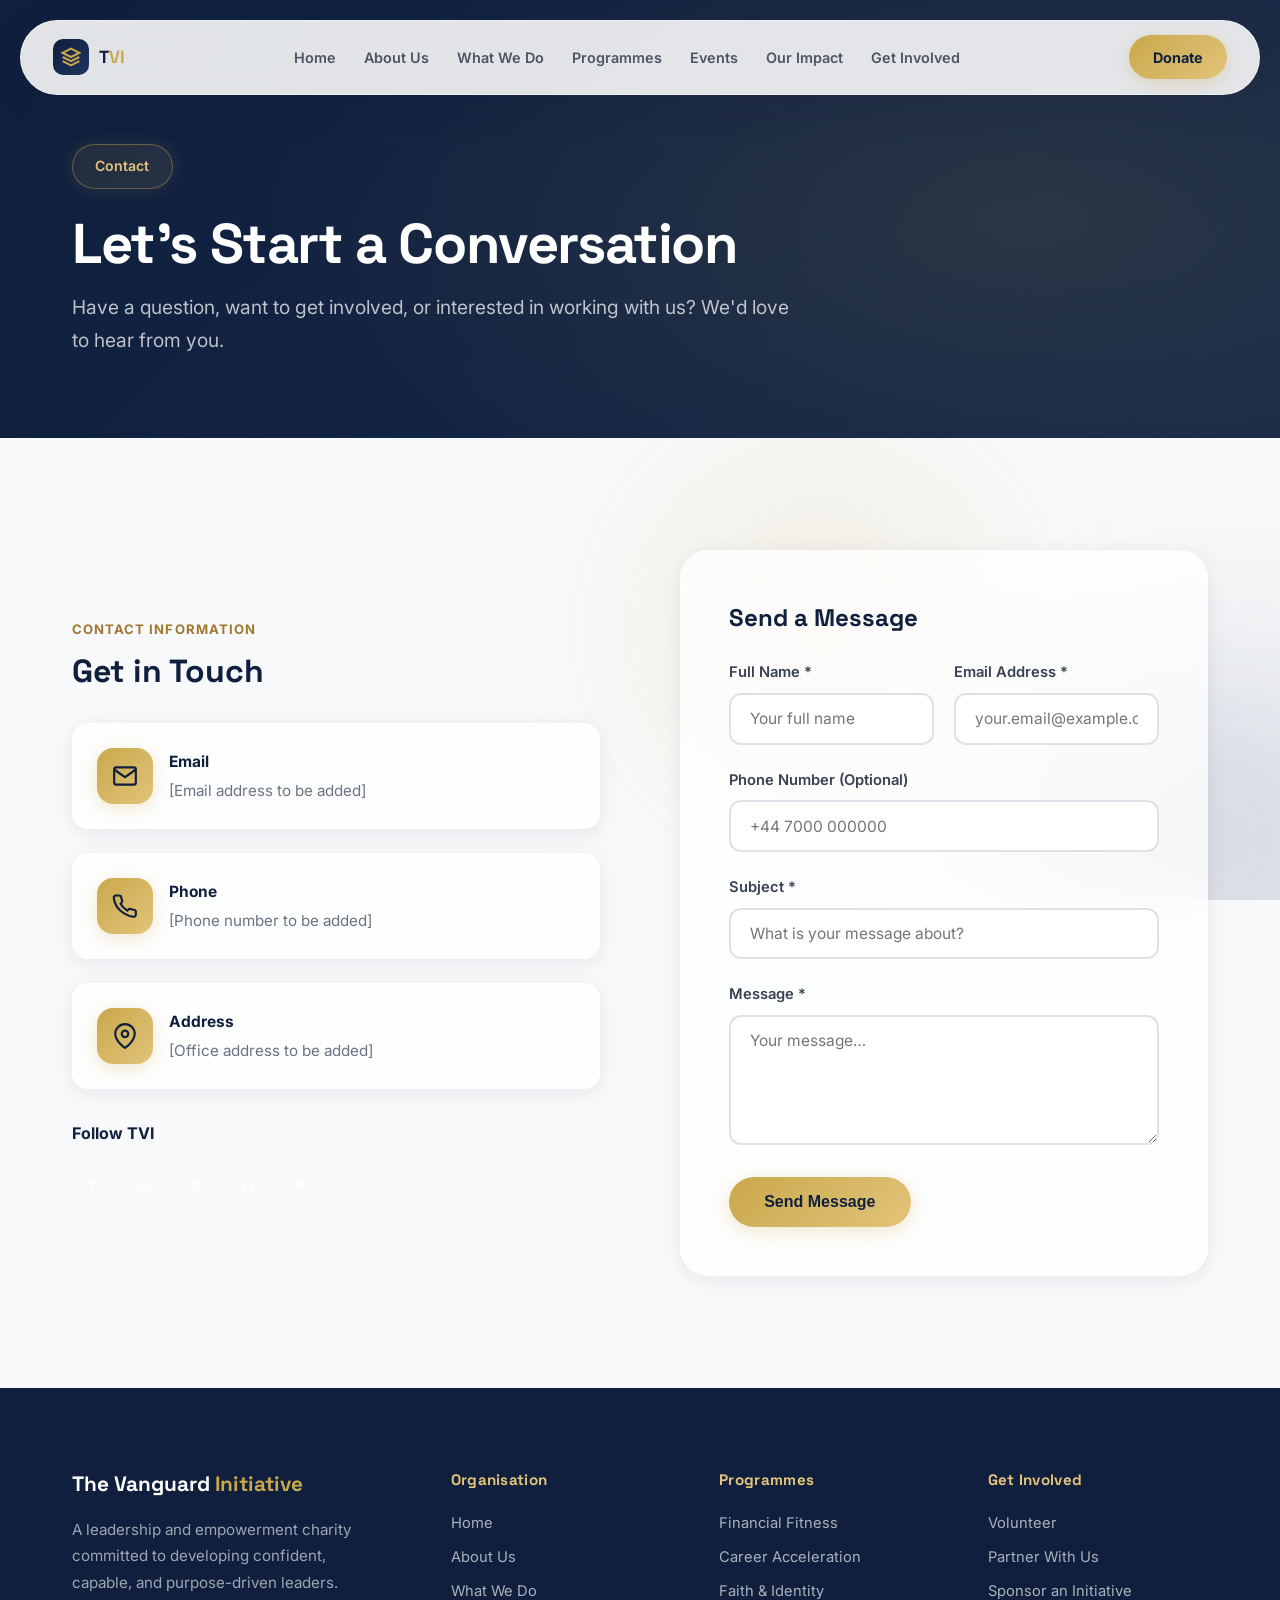
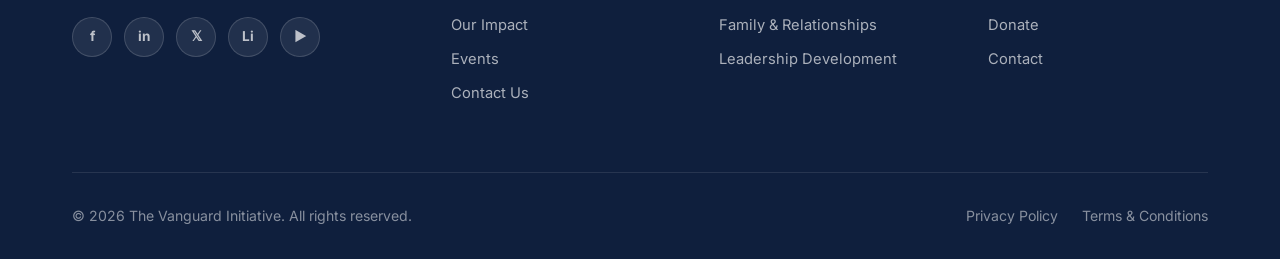
<file: contact.html>
<!DOCTYPE html>
<html lang="en">
<head>
<meta charset="UTF-8"/>
<meta name="viewport" content="width=device-width, initial-scale=1, viewport-fit=cover"/>
<title>Contact Us | The Vanguard Initiative</title>
<meta name="description" content="Get in touch with The Vanguard Initiative team."/>
<meta property="og:title" content="Contact Us | The Vanguard Initiative"/>
<meta property="og:description" content="Get in touch with The Vanguard Initiative team."/>
<meta property="og:type" content="website"/>
<link rel="preconnect" href="https://fonts.googleapis.com"/>
<link href="https://fonts.googleapis.com/css2?family=Inter:wght@300;400;500;600;700;800;900&family=Space+Grotesk:wght@300;400;500;600;700&family=Playfair+Display:ital,wght@0,700;1,700&display=swap" rel="stylesheet"/>
<link rel="stylesheet" href="/assets/style.css"/>
</head>
<body>

<div class="animated-bg">
  <div class="glow-orb glow-orb-1"></div>
  <div class="glow-orb glow-orb-2"></div>
  <div class="glow-orb glow-orb-3"></div>
</div>

<!-- NAV -->
<nav class="nav-bar">
  <div class="nav-content">
    <a class="nav-logo" href="/">
      <div class="nav-logo-icon">
        <svg viewBox="0 0 24 24" fill="none" stroke="currentColor" stroke-width="2.5"><path d="M12 2L2 7l10 5 10-5-10-5z"/><path d="M2 17l10 5 10-5"/><path d="M2 12l10 5 10-5"/></svg>
      </div>
      <span class="nav-logo-text">T<span>VI</span></span>
    </a>
    <div class="nav-links" id="desktopNav">
      <a href="/">Home</a>
      <a href="/about.html">About Us</a>
      <a href="/what-we-do.html">What We Do</a>
      <a href="/programmes.html">Programmes</a>
      <a href="/events.html">Events</a>
      <a href="/impact.html">Our Impact</a>
      <a href="/get-involved.html">Get Involved</a>
    </div>
    <div style="display:flex;align-items:center;gap:0.75rem;">
      <a class="nav-donate" href="/donate.html">Donate</a>
      <button class="mobile-menu-btn" onclick="toggleMobileMenu()" aria-label="Menu">
        <svg id="menuIcon" viewBox="0 0 24 24" fill="none" stroke="currentColor" stroke-width="2.5"><line x1="3" y1="6" x2="21" y2="6"/><line x1="3" y1="12" x2="21" y2="12"/><line x1="3" y1="18" x2="21" y2="18"/></svg>
      </button>
    </div>
  </div>
  <div class="mobile-menu" id="mobileMenu">
    <a href="/">Home</a>
    <a href="/about.html">About Us</a>
    <a href="/what-we-do.html">What We Do</a>
    <a href="/programmes.html">Programmes</a>
    <a href="/events.html">Events</a>
    <a href="/impact.html">Our Impact</a>
    <a href="/get-involved.html">Get Involved</a>
    <a href="/contact.html">Contact Us</a>
    <a class="nav-donate" href="/donate.html">Donate</a>
  </div>
</nav>

<main>

  <div class="hero-inner">
    <div class="container">
      <div class="hero-inner-content">
        <div class="hero-badge" style="margin-bottom:1.5rem;">Contact</div>
        <h1>Let's Start a Conversation</h1>
        <p>Have a question, want to get involved, or interested in working with us? We'd love to hear from you.</p>
      </div>
    </div>
  </div>

  <section class="section">
    <div class="container">
      <div class="two-col">
        <div>
          <span class="section-eyebrow">Contact Information</span>
          <h2 style="font-family:'Space Grotesk',sans-serif;font-size:2rem;font-weight:800;color:var(--navy);margin:0.75rem 0 2rem;line-height:1.2;">Get in Touch</h2>
          <div style="display:flex;flex-direction:column;gap:1.5rem;">
            <div class="audience-card glass-card" style="align-items:center;">
              <div class="icon-box" style="flex-shrink:0;"><svg viewBox="0 0 24 24" fill="none" stroke="currentColor" stroke-width="2"><path d="M4 4h16c1.1 0 2 .9 2 2v12c0 1.1-.9 2-2 2H4c-1.1 0-2-.9-2-2V6c0-1.1.9-2 2-2z"/><polyline points="22,6 12,13 2,6"/></svg></div>
              <div><p style="font-weight:700;color:var(--navy);margin-bottom:0.2rem;">Email</p><p style="color:var(--gray-600);font-size:0.95rem;">[Email address to be added]</p></div>
            </div>
            <div class="audience-card glass-card" style="align-items:center;">
              <div class="icon-box" style="flex-shrink:0;"><svg viewBox="0 0 24 24" fill="none" stroke="currentColor" stroke-width="2"><path d="M22 16.92v3a2 2 0 0 1-2.18 2 19.79 19.79 0 0 1-8.63-3.07A19.5 19.5 0 0 1 4.69 13.1 19.79 19.79 0 0 1 1.61 4.5 2 2 0 0 1 3.6 2.28h3a2 2 0 0 1 2 1.72c.127.96.361 1.903.7 2.81a2 2 0 0 1-.45 2.11L7.91 9.91a16 16 0 0 0 6.29 6.29l.95-.95a2 2 0 0 1 2.11-.45c.907.339 1.85.573 2.81.7A2 2 0 0 1 22 16.92z"/></svg></div>
              <div><p style="font-weight:700;color:var(--navy);margin-bottom:0.2rem;">Phone</p><p style="color:var(--gray-600);font-size:0.95rem;">[Phone number to be added]</p></div>
            </div>
            <div class="audience-card glass-card" style="align-items:center;">
              <div class="icon-box" style="flex-shrink:0;"><svg viewBox="0 0 24 24" fill="none" stroke="currentColor" stroke-width="2"><path d="M21 10c0 7-9 13-9 13s-9-6-9-13a9 9 0 0 1 18 0z"/><circle cx="12" cy="10" r="3"/></svg></div>
              <div><p style="font-weight:700;color:var(--navy);margin-bottom:0.2rem;">Address</p><p style="color:var(--gray-600);font-size:0.95rem;">[Office address to be added]</p></div>
            </div>
          </div>
          <div style="margin-top:2rem;">
            <p style="font-weight:700;color:var(--navy);margin-bottom:1rem;">Follow TVI</p>
            <div class="footer-social">
              <a class="social-icon" href="#" title="Facebook">f</a>
              <a class="social-icon" href="#" title="Instagram">in</a>
              <a class="social-icon" href="#" title="Twitter / X">𝕏</a>
              <a class="social-icon" href="#" title="LinkedIn">Li</a>
              <a class="social-icon" href="#" title="YouTube">▶</a>
            </div>
          </div>
        </div>
        <div>
          <div class="form-wrap glass-card" id="contactFormContent">
            <h3 style="font-family:'Space Grotesk',sans-serif;font-size:1.5rem;font-weight:800;color:var(--navy);margin-bottom:1.5rem;">Send a Message</h3>
            <div class="form-row">
              <div class="form-group">
                <label>Full Name *</label>
                <input type="text" id="cName" placeholder="Your full name"/>
              </div>
              <div class="form-group">
                <label>Email Address *</label>
                <input type="email" id="cEmail" placeholder="your.email@example.com"/>
              </div>
            </div>
            <div class="form-group">
              <label>Phone Number (Optional)</label>
              <input type="tel" id="cPhone" placeholder="+44 7000 000000"/>
            </div>
            <div class="form-group">
              <label>Subject *</label>
              <input type="text" id="cSubject" placeholder="What is your message about?"/>
            </div>
            <div class="form-group">
              <label>Message *</label>
              <textarea id="cMessage" placeholder="Your message…"></textarea>
            </div>
            <button class="btn-primary" onclick="submitContactForm()">Send Message</button>
          </div>
          <div class="form-success" id="contactFormSuccess">
            <span class="check">✦</span>
            <h3>Message Sent</h3>
            <p>Thank you for getting in touch. A member of the TVI team will respond to your message shortly.</p>
          </div>
        </div>
      </div>
    </div>
  </section>

</main>

<!-- FOOTER IN HOME (shared via include trick) -->
</div>

<!-- ===== ABOUT ===== -->
<div class="page" id="page-about">
  <div class="hero-inner">
    <div class="container">
      <div class="hero-inner-content">
        <div class="hero-badge" style="margin-bottom:1.5rem;">Our Story</div>
        <h1>From Finding Purpose to Helping Others Discover Theirs.</h1>
        <p>The story behind The Vanguard Initiative is one of real experience, real transformation, and a real commitment to others.</p>
      </div>
    </div>
  </div>

  <section class="section">
    <div class="container-sm">
      <span class="section-eyebrow" style="display:block;margin-bottom:0.75rem;">The Founder's Journey</span>
      <h2 style="font-family:'Space Grotesk',sans-serif;font-size:2.4rem;font-weight:800;color:var(--navy);letter-spacing:-0.02em;margin-bottom:2rem;line-height:1.2;">A Vision Born From Experience</h2>
      <div style="font-size:1.07rem;color:var(--gray-700);line-height:1.95;">
        <p style="margin-bottom:1.25rem;">Growing up, I was always searching for who I was. On the outside, I came from a good home—loving parents, amazing siblings, and a strong foundation. But internally, there was a void. A deep sense of not fully knowing my identity or where I belonged. And because of that, I found myself looking for acceptance in places that could never truly give it.</p>
        <p style="margin-bottom:1.25rem;">I got involved with the wrong crowd—not because I was looking for trouble, but because I was looking for a place to fit in. That search led me down a path of poor decisions, which eventually resulted in my arrest and facing some very serious criminal charges. It was one of the most defining moments of my life. Not because of the situation itself, but because it forced me to confront the reality of where my life was heading.</p>
        <div class="pull-quote" style="margin:2rem 0;">"Environment matters. Influence matters. Identity matters."</div>
        <p style="margin-bottom:1.25rem;">And in that moment, something shifted. I realised that one of the biggest reasons I found myself in those situations was not just my choices—but what I had surrounded myself with.</p>
        <p style="margin-bottom:1.25rem;">There are many people today who feel that same void I once felt. They're searching for meaning, for purpose, for belonging. Some try to find it in their work, others in relationships, and unfortunately, many in the wrong environments or communities. I understand that journey—because I've lived it.</p>
        <div class="pull-quote" style="margin:2rem 0;">"The two most important days in your life are the day you are born and the day you find out why." — Mark Twain</div>
        <p style="margin-bottom:1.25rem;">I am grateful because I found my 'why.' And now, I have committed my life to helping others find theirs.</p>
        <p style="margin-bottom:1.25rem;">Out of this journey, I created youth-focused initiatives, including Leaders in Training (LIT)—a programme designed for young people aged 13–18. Through mentoring, retreats, character development, and hands-on projects, we helped young people understand what it truly means to lead. I also launched StayLIT, focused on university students—helping them stay grounded, focused, and connected to purpose during a critical stage of life.</p>
        <p>The Vanguard Initiative is the natural evolution of that work. It is built from real experiences, real lessons, and a real desire to see people not just succeed—but lead.</p>
      </div>
    </div>
  </section>

  <section class="section section-alt">
    <div class="container">
      <div class="cards-grid-2">
        <div class="glass-card" style="padding:3rem;border-radius:28px;border-left:4px solid var(--gold);">
          <div class="icon-box" style="margin-bottom:1.5rem;"><svg viewBox="0 0 24 24" fill="none" stroke="currentColor" stroke-width="2"><circle cx="12" cy="12" r="10"/><line x1="12" y1="8" x2="12" y2="12"/><line x1="12" y1="16" x2="12.01" y2="16"/></svg></div>
          <h3 style="font-family:'Space Grotesk',sans-serif;font-size:1.5rem;font-weight:800;color:var(--navy);margin-bottom:1rem;">Our Vision</h3>
          <p style="color:var(--gray-600);line-height:1.85;font-size:1.02rem;">To build a generation of individuals—particularly from underrepresented communities—who are equipped, empowered, and positioned at the forefront of influence across faith, finance, family, and career.</p>
        </div>
        <div class="glass-card" style="padding:3rem;border-radius:28px;border-left:4px solid var(--navy);">
          <div class="icon-box icon-box-navy" style="margin-bottom:1.5rem;"><svg viewBox="0 0 24 24" fill="none" stroke="currentColor" stroke-width="2"><path d="M12 22s8-4 8-10V5l-8-3-8 3v7c0 6 8 10 8 10z"/></svg></div>
          <h3 style="font-family:'Space Grotesk',sans-serif;font-size:1.5rem;font-weight:800;color:var(--navy);margin-bottom:1rem;">Our Mission</h3>
          <p style="color:var(--gray-600);line-height:1.85;font-size:1.02rem;">The Vanguard Initiative exists to equip individuals with the tools, knowledge, and confidence to excel in every area of life through transformative programmes, practical workshops, and strategic partnerships that drive long-term personal and community advancement.</p>
        </div>
      </div>
    </div>
  </section>

  <section class="section">
    <div class="container">
      <div class="section-header">
        <span class="section-eyebrow">Who We Serve</span>
        <h2 class="section-title">Built for Those Who Know There's More</h2>
        <p class="section-subtitle">"We exist for those who know there is more—but need the right environment, guidance, and structure to step into it."</p>
      </div>
      <div class="audience-grid">
        <div class="audience-card glass-card"><div class="audience-dot"></div><p>Young adults seeking direction and purpose.</p></div>
        <div class="audience-card glass-card"><div class="audience-dot"></div><p>Individuals looking to enter meaningful employment.</p></div>
        <div class="audience-card glass-card"><div class="audience-dot"></div><p>Professionals aiming to grow and scale their careers.</p></div>
        <div class="audience-card glass-card"><div class="audience-dot"></div><p>Those who desire personal and leadership development.</p></div>
        <div class="audience-card glass-card"><div class="audience-dot"></div><p>People from disadvantaged or underrepresented backgrounds.</p></div>
      </div>
    </div>
  </section>

  <section class="section section-alt">
    <div class="container">
      <div class="section-header">
        <span class="section-eyebrow">What We Stand For</span>
        <h2 class="section-title">Our Values</h2>
      </div>
      <div class="cards-grid-3">
        <div class="value-card glass-card">
          <div class="icon-box" style="margin:0 auto;"><svg viewBox="0 0 24 24" fill="none" stroke="currentColor" stroke-width="2"><polygon points="12 2 15.09 8.26 22 9.27 17 14.14 18.18 21.02 12 17.77 5.82 21.02 7 14.14 2 9.27 8.91 8.26 12 2"/></svg></div>
          <h3>Leadership</h3>
          <p>We don't just encourage participation—we develop leaders who take responsibility and shape their environments.</p>
        </div>
        <div class="value-card glass-card">
          <div class="icon-box" style="margin:0 auto;"><svg viewBox="0 0 24 24" fill="none" stroke="currentColor" stroke-width="2"><polyline points="20 6 9 17 4 12"/></svg></div>
          <h3>Excellence</h3>
          <p>We uphold high standards in everything we do, ensuring that those we serve are equipped to operate at the highest level.</p>
        </div>
        <div class="value-card glass-card">
          <div class="icon-box" style="margin:0 auto;"><svg viewBox="0 0 24 24" fill="none" stroke="currentColor" stroke-width="2"><path d="M22 11.08V12a10 10 0 1 1-5.93-9.14"/><polyline points="22 4 12 14.01 9 11.01"/></svg></div>
          <h3>Impact</h3>
          <p>Our focus is long-term transformation—creating change that extends beyond individuals into families and communities.</p>
        </div>
      </div>
    </div>
  </section>

  <section class="section">
    <div class="container">
      <div class="section-header">
        <span class="section-eyebrow">A Word From the Founder</span>
        <h2 class="section-title">Founder's Message</h2>
      </div>
      <div class="founder-wrap">
        <div class="founder-img">
          <div class="founder-img-inner">
            <span class="serif">Pastor Yemi<br>Adesanya</span>
            <p style="color:rgba(255,255,255,0.6);font-size:0.88rem;margin-top:0.5rem;">Founder, TVI</p>
          </div>
        </div>
        <div class="founder-msg">
          <blockquote>
            <p style="margin-bottom:1rem;">I didn't start The Vanguard Initiative from theory—I started it from experience. I know what it feels like to search for identity. To look for acceptance in the wrong places. To make decisions that could have defined the rest of your life. And I also know what it feels like to be given another chance—and to make that chance count.</p>
            <p style="margin-bottom:1rem;">This initiative is deeply personal to me. It represents everything I wish I had access to at certain stages of my life—guidance, structure, exposure, and the right voices speaking into my future.</p>
            <p style="margin-bottom:1rem;">I believe that many people are not lacking potential—they are lacking the right environment, the right information, and the right belief system. When those things align, everything changes.</p>
            <div class="pull-quote" style="margin:1.5rem 0;">My commitment is simple: To build people. To equip leaders. To raise pioneers.</div>
            <p>And I look forward to seeing what your journey becomes.</p>
          </blockquote>
          <p class="founder-sig">— Pastor Yemi Adesanya</p>
        </div>
      </div>
    </div>
  </section>
</div>

<!-- ===== WHAT WE DO ===== -->
<div class="page" id="page-whatwedo">
  <div class="hero-inner">
    <div class="container">
      <div class="hero-inner-content">
        <div class="hero-badge" style="margin-bottom:1.5rem;">Our Approach</div>
        <h1>How We Equip and Empower</h1>
        <p>A holistic approach to personal growth, leadership, and community advancement.</p>
      </div>
    </div>
  </div>

  <section class="section">
    <div class="container">
      <div class="section-header">
        <span class="section-eyebrow">The Journey</span>
        <h2 class="section-title">Our Development Journey</h2>
        <p class="section-subtitle">We believe true development involves the whole person. Here's how we structure the journey.</p>
      </div>
      <div class="glass-card" style="border-radius:28px;padding:3rem;">
        <div class="process-row">
          <div class="process-step">
            <span class="process-num">01</span>
            <h4>Discover</h4>
            <p>Understand identity, purpose, and potential.</p>
          </div>
          <div class="process-step">
            <span class="process-num">02</span>
            <h4>Develop</h4>
            <p>Build knowledge, skills, and mindset.</p>
          </div>
          <div class="process-step">
            <span class="process-num">03</span>
            <h4>Equip</h4>
            <p>Practical tools, workshops, and mentorship.</p>
          </div>
          <div class="process-step">
            <span class="process-num">04</span>
            <h4>Lead</h4>
            <p>Step into leadership with confidence.</p>
          </div>
          <div class="process-step">
            <span class="process-num">05</span>
            <h4>Impact</h4>
            <p>Create change in family and community.</p>
          </div>
        </div>
      </div>
    </div>
  </section>

  <section class="section section-alt">
    <div class="container">
      <div class="section-header">
        <span class="section-eyebrow">Core Pillars</span>
        <h2 class="section-title">Five Pillars of Transformation</h2>
      </div>
      <div style="display:flex;flex-direction:column;gap:3.5rem;">
        <div class="two-col">
          <div class="col-text">
            <div class="icon-box" style="margin-bottom:1.25rem;"><svg viewBox="0 0 24 24" fill="none" stroke="currentColor" stroke-width="2"><path d="M20.84 4.61a5.5 5.5 0 0 0-7.78 0L12 5.67l-1.06-1.06a5.5 5.5 0 0 0-7.78 7.78l1.06 1.06L12 21.23l7.78-7.78 1.06-1.06a5.5 5.5 0 0 0 0-7.78z"/></svg></div>
            <h2>Faith &amp; Identity</h2>
            <p>Helping individuals develop a clear sense of identity, purpose, and personal values. We explore what it means to know who you are and live intentionally from that place.</p>
            <a class="btn-primary" href="/programmes.html" style="margin-top:1rem;">Explore Programmes</a>
          </div>
          <div><div class="col-image-box"><div class="col-image-box-text"><span class="serif">"Know who you are."</span></div></div></div>
        </div>
        <div class="two-col reverse">
          <div class="col-text">
            <div class="icon-box" style="margin-bottom:1.25rem;"><svg viewBox="0 0 24 24" fill="none" stroke="currentColor" stroke-width="2"><line x1="12" y1="1" x2="12" y2="23"/><path d="M17 5H9.5a3.5 3.5 0 0 0 0 7h5a3.5 3.5 0 0 1 0 7H6"/></svg></div>
            <h2>Financial Empowerment</h2>
            <p>Equipping people with the knowledge to build wealth, manage money, and create financial stability—practically and sustainably.</p>
            <a class="btn-primary" href="/programmes.html" style="margin-top:1rem;">Explore Programmes</a>
          </div>
          <div class="col-image"><div class="col-image-box"><div class="col-image-box-text"><span class="serif">"Build for the future."</span></div></div></div>
        </div>
        <div class="two-col">
          <div class="col-text">
            <div class="icon-box" style="margin-bottom:1.25rem;"><svg viewBox="0 0 24 24" fill="none" stroke="currentColor" stroke-width="2"><rect x="2" y="7" width="20" height="14" rx="2"/><path d="M16 21V5a2 2 0 0 0-2-2h-4a2 2 0 0 0-2 2v16"/></svg></div>
            <h2>Career &amp; Enterprise</h2>
            <p>Supporting employability, career progression, and entrepreneurship—equipping individuals with the skills and exposure to move their careers forward.</p>
            <a class="btn-primary" href="/programmes.html" style="margin-top:1rem;">Explore Programmes</a>
          </div>
          <div><div class="col-image-box"><div class="col-image-box-text"><span class="serif">"Progress on purpose."</span></div></div></div>
        </div>
      </div>
    </div>
  </section>

  <section class="section">
    <div class="container">
      <div class="section-header">
        <span class="section-eyebrow">How We Deliver</span>
        <h2 class="section-title">Our Delivery Model</h2>
      </div>
      <div class="cards-grid-3">
        <div class="feature-card glass-card">
          <div class="icon-box"><svg viewBox="0 0 24 24" fill="none" stroke="currentColor" stroke-width="2"><rect x="3" y="4" width="18" height="18" rx="2" ry="2"/><line x1="16" y1="2" x2="16" y2="6"/><line x1="8" y1="2" x2="8" y2="6"/><line x1="3" y1="10" x2="21" y2="10"/></svg></div>
          <h3>Practical Workshops &amp; Seminars</h3>
          <p>Hands-on learning experiences that translate knowledge into practical action. Sessions are interactive, relevant, and designed to create immediate takeaways.</p>
        </div>
        <div class="feature-card glass-card">
          <div class="icon-box"><svg viewBox="0 0 24 24" fill="none" stroke="currentColor" stroke-width="2"><path d="M17 21v-2a4 4 0 0 0-4-4H5a4 4 0 0 0-4 4v2"/><circle cx="9" cy="7" r="4"/><path d="M23 21v-2a4 4 0 0 0-3-3.87"/><path d="M16 3.13a4 4 0 0 1 0 7.75"/></svg></div>
          <h3>Mentorship &amp; Personal Development</h3>
          <p>One-to-one and group mentoring that connects participants with experienced guides who support their growth journey over time.</p>
        </div>
        <div class="feature-card glass-card">
          <div class="icon-box"><svg viewBox="0 0 24 24" fill="none" stroke="currentColor" stroke-width="2"><path d="M18 8h1a4 4 0 0 1 0 8h-1"/><path d="M2 8h16v9a4 4 0 0 1-4 4H6a4 4 0 0 1-4-4V8z"/><line x1="6" y1="1" x2="6" y2="4"/><line x1="10" y1="1" x2="10" y2="4"/><line x1="14" y1="1" x2="14" y2="4"/></svg></div>
          <h3>Strategic Partnerships</h3>
          <p>Collaboration with organisations, institutions, and community bodies to widen reach, pool resources, and create sustainable impact.</p>
        </div>
      </div>
    </div>
  </section>
</div>

<!-- ===== PROGRAMMES ===== -->
<div class="page" id="page-programmes">
  <div class="hero-inner">
    <div class="container">
      <div class="hero-inner-content">
        <div class="hero-badge" style="margin-bottom:1.5rem;">EMERGE Series</div>
        <h1>The EMERGE Programme Series</h1>
        <p>Practical learning. Purposeful growth. Leadership for life. Each programme is designed to help individuals progress from where they are to where they want to be.</p>
      </div>
    </div>
  </div>

  <section class="section">
    <div class="container">
      <div class="cards-grid-2" id="programmeCards">
        <div class="programme-card glass-card">
          <div class="programme-header">
            <div class="icon-box icon-box-navy"><svg viewBox="0 0 24 24" fill="none" stroke="currentColor" stroke-width="2"><line x1="12" y1="1" x2="12" y2="23"/><path d="M17 5H9.5a3.5 3.5 0 0 0 0 7h5a3.5 3.5 0 0 1 0 7H6"/></svg></div>
            <h3>Emerge: Financial Fitness</h3>
          </div>
          <div class="programme-body">
            <p>Develop practical financial skills and the confidence to make informed financial decisions that create lasting stability.</p>
            <ul class="programme-outcomes">
              <li>Budgeting and money management</li>
              <li>Saving and financial planning</li>
              <li>Understanding debt and credit</li>
              <li>Building healthy financial habits</li>
            </ul>
            <button class="btn-primary" onclick="showEnquiryForm('Emerge: Financial Fitness')">Register Your Interest</button>
          </div>
        </div>
        <div class="programme-card glass-card">
          <div class="programme-header">
            <div class="icon-box icon-box-navy"><svg viewBox="0 0 24 24" fill="none" stroke="currentColor" stroke-width="2"><rect x="2" y="7" width="20" height="14" rx="2"/><path d="M16 21V5a2 2 0 0 0-2-2h-4a2 2 0 0 0-2 2v16"/></svg></div>
            <h3>Emerge: Career Acceleration</h3>
          </div>
          <div class="programme-body">
            <p>Prepare for meaningful employment, professional growth, and long-term career development in any field.</p>
            <ul class="programme-outcomes">
              <li>CV and interview preparation</li>
              <li>Workplace communication skills</li>
              <li>Professional development</li>
              <li>Career planning and networking</li>
            </ul>
            <button class="btn-primary" onclick="showEnquiryForm('Emerge: Career Acceleration')">Register Your Interest</button>
          </div>
        </div>
        <div class="programme-card glass-card">
          <div class="programme-header">
            <div class="icon-box icon-box-navy"><svg viewBox="0 0 24 24" fill="none" stroke="currentColor" stroke-width="2"><path d="M20.84 4.61a5.5 5.5 0 0 0-7.78 0L12 5.67l-1.06-1.06a5.5 5.5 0 0 0-7.78 7.78l1.06 1.06L12 21.23l7.78-7.78 1.06-1.06a5.5 5.5 0 0 0 0-7.78z"/></svg></div>
            <h3>Emerge: Faith &amp; Identity</h3>
          </div>
          <div class="programme-body">
            <p>Explore personal identity, values, purpose, and the role of faith in navigating everyday life with confidence.</p>
            <ul class="programme-outcomes">
              <li>Identity and self-awareness</li>
              <li>Purpose and personal values</li>
              <li>Building confidence and resilience</li>
              <li>Developing positive habits</li>
            </ul>
            <button class="btn-primary" onclick="showEnquiryForm('Emerge: Faith & Identity')">Register Your Interest</button>
          </div>
        </div>
        <div class="programme-card glass-card">
          <div class="programme-header">
            <div class="icon-box icon-box-navy"><svg viewBox="0 0 24 24" fill="none" stroke="currentColor" stroke-width="2"><path d="M17 21v-2a4 4 0 0 0-4-4H5a4 4 0 0 0-4 4v2"/><circle cx="9" cy="7" r="4"/><path d="M23 21v-2a4 4 0 0 0-3-3.87"/><path d="M16 3.13a4 4 0 0 1 0 7.75"/></svg></div>
            <h3>Emerge: Family &amp; Relationships</h3>
          </div>
          <div class="programme-body">
            <p>Build the knowledge and skills needed to nurture healthy relationships and create stronger family environments.</p>
            <ul class="programme-outcomes">
              <li>Effective communication</li>
              <li>Healthy boundaries</li>
              <li>Conflict resolution</li>
              <li>Family relationship dynamics</li>
            </ul>
            <button class="btn-primary" onclick="showEnquiryForm('Emerge: Family & Relationships')">Register Your Interest</button>
          </div>
        </div>
        <div class="programme-card glass-card" style="grid-column:span 1;">
          <div class="programme-header">
            <div class="icon-box icon-box-navy"><svg viewBox="0 0 24 24" fill="none" stroke="currentColor" stroke-width="2"><polygon points="12 2 15.09 8.26 22 9.27 17 14.14 18.18 21.02 12 17.77 5.82 21.02 7 14.14 2 9.27 8.91 8.26 12 2"/></svg></div>
            <h3>Emerge: Leadership Development</h3>
          </div>
          <div class="programme-body">
            <p>Build the character, confidence, and practical skills to lead effectively and make a lasting positive difference in your community.</p>
            <ul class="programme-outcomes">
              <li>Leadership fundamentals</li>
              <li>Decision-making and accountability</li>
              <li>Public speaking and communication</li>
              <li>Teamwork and community leadership</li>
            </ul>
            <button class="btn-primary" onclick="showEnquiryForm('Emerge: Leadership Development')">Register Your Interest</button>
          </div>
        </div>
      </div>

      <!-- Enquiry Form -->
      <div id="enquiryFormSection" style="display:none;margin-top:4rem;">
        <div class="form-wrap glass-card" style="max-width:700px;margin:0 auto;">
          <h3 style="font-family:'Space Grotesk',sans-serif;font-size:1.75rem;font-weight:800;color:var(--navy);margin-bottom:0.5rem;">Register Your Interest</h3>
          <p style="color:var(--gray-600);margin-bottom:2rem;">Complete the form below and a member of our team will be in touch with programme details.</p>
          <div id="programmeFormContent">
            <div class="form-group">
              <label>Full Name *</label>
              <input type="text" id="pFullName" placeholder="Your full name"/>
            </div>
            <div class="form-row">
              <div class="form-group">
                <label>Email Address *</label>
                <input type="email" id="pEmail" placeholder="your.email@example.com"/>
              </div>
              <div class="form-group">
                <label>Phone Number</label>
                <input type="tel" id="pPhone" placeholder="+44 7000 000000"/>
              </div>
            </div>
            <div class="form-group">
              <label>Programme of Interest *</label>
              <select id="pProgramme">
                <option value="">Select a programme</option>
                <option>Emerge: Financial Fitness</option>
                <option>Emerge: Career Acceleration</option>
                <option>Emerge: Faith &amp; Identity</option>
                <option>Emerge: Family &amp; Relationships</option>
                <option>Emerge: Leadership Development</option>
              </select>
            </div>
            <div class="form-group">
              <label>Short Message</label>
              <textarea id="pMessage" placeholder="Tell us a little about yourself and why you're interested in this programme..."></textarea>
            </div>
            <div style="display:flex;gap:1rem;flex-wrap:wrap;">
              <button class="btn-primary" onclick="submitProgrammeForm()">Submit Enquiry</button>
              <button class="btn-secondary" onclick="hideEnquiryForm()">Cancel</button>
            </div>
          </div>
          <div class="form-success" id="programmeFormSuccess">
            <span class="check">✦</span>
            <h3>Enquiry Received</h3>
            <p>Thank you for your interest. A member of the TVI team will be in touch with programme information shortly.</p>
          </div>
        </div>
      </div>
    </div>
  </section>
</div>

<!-- ===== GET INVOLVED ===== -->
<div class="page" id="page-getinvolved">
  <div class="hero-inner">
    <div class="container">
      <div class="hero-inner-content">
        <div class="hero-badge" style="margin-bottom:1.5rem;">Get Involved</div>
        <h1>Be Part of the Movement</h1>
        <p>Your time, skills, resources, and partnerships can help equip the next generation of leaders.</p>
      </div>
    </div>
  </div>

  <section class="section">
    <div class="container">
      <div class="cards-grid-2">
        <div class="involve-card glass-card">
          <div class="icon-box"><svg viewBox="0 0 24 24" fill="none" stroke="currentColor" stroke-width="2"><path d="M22 10v6M2 10l10-5 10 5-10 5z"/><path d="M6 12v5c3 3 9 3 12 0v-5"/></svg></div>
          <h3>Join a Programme</h3>
          <p>Take part in one of our structured development programmes and begin your journey towards personal and professional growth.</p>
          <a class="btn-primary" href="/programmes.html">Explore Programmes</a>
        </div>
        <div class="involve-card glass-card">
          <div class="icon-box"><svg viewBox="0 0 24 24" fill="none" stroke="currentColor" stroke-width="2"><path d="M17 21v-2a4 4 0 0 0-4-4H5a4 4 0 0 0-4 4v2"/><circle cx="9" cy="7" r="4"/><path d="M23 21v-2a4 4 0 0 0-3-3.87"/><path d="M16 3.13a4 4 0 0 1 0 7.75"/></svg></div>
          <h3>Volunteer</h3>
          <p>Share your time, talents, and experience to support our programmes and help create opportunities for others to grow.</p>
          <a class="btn-primary" href="#involveForm" onclick="setInvolveType('Volunteer')">Become a Volunteer</a>
        </div>
        <div class="involve-card glass-card">
          <div class="icon-box"><svg viewBox="0 0 24 24" fill="none" stroke="currentColor" stroke-width="2"><rect x="2" y="3" width="20" height="14" rx="2"/><path d="M8 21h8M12 17v4"/></svg></div>
          <h3>Partner With Us</h3>
          <p>Collaborate with us as an organisation, expert, or institution to expand opportunities and deliver meaningful community initiatives.</p>
          <a class="btn-primary" href="#involveForm" onclick="setInvolveType('Partner')">Become a Partner</a>
        </div>
        <div class="involve-card glass-card">
          <div class="icon-box"><svg viewBox="0 0 24 24" fill="none" stroke="currentColor" stroke-width="2"><path d="M12 22s8-4 8-10V5l-8-3-8 3v7c0 6 8 10 8 10z"/></svg></div>
          <h3>Sponsor an Initiative</h3>
          <p>Help us extend our reach, deliver programmes, and make development opportunities accessible to more communities.</p>
          <a class="btn-primary" href="#involveForm" onclick="setInvolveType('Sponsor')">Sponsor a Programme</a>
        </div>
      </div>
    </div>
  </section>

  <section class="section section-alt" id="involveForm">
    <div class="container-sm">
      <div class="section-header">
        <span class="section-eyebrow">Get In Touch</span>
        <h2 class="section-title">Volunteer, Partner &amp; Sponsor Enquiries</h2>
      </div>
      <div class="form-wrap glass-card" id="involveFormContent">
        <div class="form-group">
          <label>Enquiry Type *</label>
          <select id="involveType">
            <option value="">Select enquiry type</option>
            <option value="Volunteer">Volunteer</option>
            <option value="Partner">Partner</option>
            <option value="Sponsor">Sponsor</option>
          </select>
        </div>
        <div class="form-row">
          <div class="form-group">
            <label>Full Name *</label>
            <input type="text" id="iName" placeholder="Your full name"/>
          </div>
          <div class="form-group">
            <label>Email Address *</label>
            <input type="email" id="iEmail" placeholder="your.email@example.com"/>
          </div>
        </div>
        <div class="form-row">
          <div class="form-group">
            <label>Phone Number</label>
            <input type="tel" id="iPhone" placeholder="+44 7000 000000"/>
          </div>
          <div class="form-group">
            <label>Organisation (Optional)</label>
            <input type="text" id="iOrg" placeholder="Your organisation name"/>
          </div>
        </div>
        <div class="form-group">
          <label>Area of Interest</label>
          <input type="text" id="iArea" placeholder="e.g. Workshop facilitation, financial mentoring, event support…"/>
        </div>
        <div class="form-group">
          <label>Relevant Skills or Experience</label>
          <textarea id="iSkills" placeholder="Tell us about relevant experience or skills you bring…" style="min-height:100px;"></textarea>
        </div>
        <div class="form-group">
          <label>Message</label>
          <textarea id="iMessage" placeholder="Any additional details you'd like to share…"></textarea>
        </div>
        <button class="btn-primary" onclick="submitInvolveForm()">Send Enquiry</button>
      </div>
      <div class="form-success" id="involveFormSuccess">
        <span class="check">✦</span>
        <h3>Thank You for Reaching Out</h3>
        <p>Your enquiry has been received. A member of the TVI team will be in touch with you soon.</p>
      </div>
    </div>
  </section>
</div>

<!-- ===== EVENTS ===== -->
<div class="page" id="page-events">
  <div class="hero-inner">
    <div class="container">
      <div class="hero-inner-content">
        <div class="hero-badge" style="margin-bottom:1.5rem;">Events</div>
        <h1>Events &amp; Experiences</h1>
        <p>Spaces for learning, connection, and transformation.</p>
      </div>
    </div>
  </div>

  <section class="section">
    <div class="container">
      <div class="section-header">
        <span class="section-eyebrow">Upcoming</span>
        <h2 class="section-title">Upcoming Events</h2>
      </div>
      <div class="event-placeholder">
        <svg viewBox="0 0 24 24" fill="none" stroke="currentColor" stroke-width="1.5"><rect x="3" y="4" width="18" height="18" rx="2" ry="2"/><line x1="16" y1="2" x2="16" y2="6"/><line x1="8" y1="2" x2="8" y2="6"/><line x1="3" y1="10" x2="21" y2="10"/></svg>
        <h3>New Events Coming Soon</h3>
        <p>Join our mailing list to hear about upcoming workshops, seminars, and community opportunities.</p>
        <div style="margin-top:2rem;display:flex;gap:0.75rem;justify-content:center;flex-wrap:wrap;">
          <input type="email" placeholder="your.email@example.com" style="padding:0.8rem 1.25rem;border:2px solid var(--gray-200);border-radius:100px;font-size:0.95rem;outline:none;min-width:260px;font-family:'Inter',sans-serif;" id="eventEmail"/>
          <button class="btn-primary" onclick="joinMailingList()">Join Mailing List</button>
        </div>
        <p id="eventMailSuccess" style="display:none;color:var(--gold-dark);font-weight:600;margin-top:1rem;">✦ You're on the list! We'll be in touch.</p>
      </div>
    </div>
  </section>

  <section class="section section-alt">
    <div class="container">
      <div class="section-header">
        <span class="section-eyebrow">Past Events</span>
        <h2 class="section-title">Previous Events &amp; Experiences</h2>
        <p class="section-subtitle">A record of our community gatherings, workshops, and leadership events.</p>
      </div>
      <div class="event-placeholder" style="border-style:solid;border-color:rgba(201,168,76,0.15);">
        <svg viewBox="0 0 24 24" fill="none" stroke="currentColor" stroke-width="1.5"><rect x="3" y="3" width="18" height="18" rx="2" ry="2"/><circle cx="8.5" cy="8.5" r="1.5"/><polyline points="21 15 16 10 5 21"/></svg>
        <h3>Event Gallery Coming Soon</h3>
        <p>Photographs, testimonials, and summaries from our past events will be added here.</p>
      </div>
    </div>
  </section>
</div>

<!-- ===== IMPACT ===== -->
<div class="page" id="page-impact">
  <div class="hero-inner">
    <div class="container">
      <div class="hero-inner-content">
        <div class="hero-badge" style="margin-bottom:1.5rem;">Our Impact</div>
        <h1>Creating Change That Lasts</h1>
        <p>Every person equipped is an opportunity for a family and community to grow.</p>
      </div>
    </div>
  </div>

  <section class="section section-navy">
    <div class="container">
      <div class="section-header">
        <span class="section-eyebrow" style="color:var(--gold-light);">Numbers</span>
        <h2 class="section-title">Our Impact at a Glance</h2>
        <p class="section-subtitle" style="color:rgba(255,255,255,0.6);font-style:italic;">Figures will be updated as verified data becomes available.</p>
      </div>
      <div class="stats-row">
        <div class="stat-box glass-card" style="background:rgba(255,255,255,0.07);border:1px solid rgba(255,255,255,0.12);">
          <span class="impact-num">—</span>
          <span class="impact-label">Participants Supported</span>
          <span class="impact-placeholder">Placeholder — to be updated</span>
        </div>
        <div class="stat-box glass-card" style="background:rgba(255,255,255,0.07);border:1px solid rgba(255,255,255,0.12);">
          <span class="impact-num">—</span>
          <span class="impact-label">Programmes Delivered</span>
          <span class="impact-placeholder">Placeholder — to be updated</span>
        </div>
        <div class="stat-box glass-card" style="background:rgba(255,255,255,0.07);border:1px solid rgba(255,255,255,0.12);">
          <span class="impact-num">—</span>
          <span class="impact-label">Volunteers Engaged</span>
          <span class="impact-placeholder">Placeholder — to be updated</span>
        </div>
        <div class="stat-box glass-card" style="background:rgba(255,255,255,0.07);border:1px solid rgba(255,255,255,0.12);">
          <span class="impact-num">—</span>
          <span class="impact-label">Communities Reached</span>
          <span class="impact-placeholder">Placeholder — to be updated</span>
        </div>
        <div class="stat-box glass-card" style="background:rgba(255,255,255,0.07);border:1px solid rgba(255,255,255,0.12);">
          <span class="impact-num">—</span>
          <span class="impact-label">Partnerships Established</span>
          <span class="impact-placeholder">Placeholder — to be updated</span>
        </div>
      </div>
    </div>
  </section>

  <section class="section">
    <div class="container">
      <div class="section-header">
        <span class="section-eyebrow">Three Areas</span>
        <h2 class="section-title">Our Impact Approach</h2>
      </div>
      <div class="cards-grid-3">
        <div class="feature-card glass-card">
          <div class="icon-box"><svg viewBox="0 0 24 24" fill="none" stroke="currentColor" stroke-width="2"><polygon points="12 2 15.09 8.26 22 9.27 17 14.14 18.18 21.02 12 17.77 5.82 21.02 7 14.14 2 9.27 8.91 8.26 12 2"/></svg></div>
          <h3>Personal Development &amp; Leadership</h3>
          <p>Building the confidence, skills, and character to lead in every area of life. We measure growth in identity, purpose, and decision-making.</p>
        </div>
        <div class="feature-card glass-card">
          <div class="icon-box"><svg viewBox="0 0 24 24" fill="none" stroke="currentColor" stroke-width="2"><line x1="12" y1="1" x2="12" y2="23"/><path d="M17 5H9.5a3.5 3.5 0 0 0 0 7h5a3.5 3.5 0 0 1 0 7H6"/></svg></div>
          <h3>Career &amp; Financial Empowerment</h3>
          <p>Equipping individuals to access meaningful employment, build financial stability, and make long-term progress in their careers.</p>
        </div>
        <div class="feature-card glass-card">
          <div class="icon-box"><svg viewBox="0 0 24 24" fill="none" stroke="currentColor" stroke-width="2"><path d="M17 21v-2a4 4 0 0 0-4-4H5a4 4 0 0 0-4 4v2"/><circle cx="9" cy="7" r="4"/><path d="M23 21v-2a4 4 0 0 0-3-3.87"/><path d="M16 3.13a4 4 0 0 1 0 7.75"/></svg></div>
          <h3>Community Engagement &amp; Advancement</h3>
          <p>Creating ripple effects that extend from the individual into their family, network, and wider community.</p>
        </div>
      </div>
    </div>
  </section>

  <section class="section section-alt">
    <div class="container">
      <div class="section-header">
        <span class="section-eyebrow">Stories</span>
        <h2 class="section-title">Transformation Stories</h2>
        <p class="section-subtitle">Real accounts from people who have been part of the TVI journey.</p>
      </div>
      <div class="cards-grid-3">
        <div class="testimonial-card glass-card" style="opacity:0.7;">
          <span class="quote-mark">"</span>
          <p class="testimonial-text" style="color:var(--gray-400);font-style:normal;">Participant story coming soon. Genuine testimonials will be added as they are gathered from programme participants.</p>
          <div class="testimonial-author">
            <div class="author-avatar">?</div>
            <div><p class="author-name">Participant Name</p><p class="author-role">Programme, Year</p></div>
          </div>
        </div>
        <div class="testimonial-card glass-card" style="opacity:0.7;">
          <span class="quote-mark">"</span>
          <p class="testimonial-text" style="color:var(--gray-400);font-style:normal;">Participant story coming soon. Genuine testimonials will be added as they are gathered from programme participants.</p>
          <div class="testimonial-author">
            <div class="author-avatar">?</div>
            <div><p class="author-name">Participant Name</p><p class="author-role">Programme, Year</p></div>
          </div>
        </div>
        <div class="testimonial-card glass-card" style="opacity:0.7;">
          <span class="quote-mark">"</span>
          <p class="testimonial-text" style="color:var(--gray-400);font-style:normal;">Participant story coming soon. Genuine testimonials will be added as they are gathered from programme participants.</p>
          <div class="testimonial-author">
            <div class="author-avatar">?</div>
            <div><p class="author-name">Participant Name</p><p class="author-role">Programme, Year</p></div>
          </div>
        </div>
      </div>
    </div>
  </section>
</div>

<!-- ===== DONATE ===== -->
<div class="page" id="page-donate">
  <div class="hero-inner">
    <div class="container">
      <div class="hero-inner-content">
        <div class="hero-badge" style="margin-bottom:1.5rem;">Support TVI</div>
        <h1>Support the Vision</h1>
        <p>Help us build people, equip leaders, and raise pioneers.</p>
      </div>
    </div>
  </div>

  <section class="section">
    <div class="container">
      <div class="two-col">
        <div class="col-text">
          <span class="section-eyebrow">Why Your Support Matters</span>
          <h2>Your Support Creates Real Change</h2>
          <p>Your support helps us deliver life-changing programmes, reach underserved communities, and create opportunities for future leaders. Every contribution goes towards creating lasting impact.</p>
          <div class="cards-grid-3" style="grid-template-columns:1fr;gap:1.25rem;margin-top:2rem;">
            <div class="audience-card glass-card"><div class="audience-dot"></div><p>Delivering transformative leadership and empowerment programmes.</p></div>
            <div class="audience-card glass-card"><div class="audience-dot"></div><p>Reaching underserved and disadvantaged communities.</p></div>
            <div class="audience-card glass-card"><div class="audience-dot"></div><p>Developing and equipping the next generation of leaders.</p></div>
          </div>
        </div>
        <div>
          <div class="form-wrap glass-card" id="donateFormContent">
            <h3 style="font-family:'Space Grotesk',sans-serif;font-size:1.5rem;font-weight:800;color:var(--navy);margin-bottom:1.5rem;">Make a Donation</h3>
            <div class="donation-type">
              <button class="type-btn active" onclick="setDonationType('one-time',this)">One-time</button>
              <button class="type-btn" onclick="setDonationType('monthly',this)">Monthly</button>
            </div>
            <p style="font-size:0.88rem;font-weight:600;color:var(--gray-700);margin-bottom:0.75rem;">Select an amount</p>
            <div class="donation-amounts">
              <button class="amount-btn active" onclick="setAmount('£10',this)">£10</button>
              <button class="amount-btn" onclick="setAmount('£25',this)">£25</button>
              <button class="amount-btn" onclick="setAmount('£50',this)">£50</button>
              <button class="amount-btn" onclick="setAmount('£100',this)">£100</button>
              <button class="amount-btn" onclick="setAmount('£250',this)">£250</button>
            </div>
            <div class="form-group">
              <label>Or enter your own amount</label>
              <input type="text" id="customAmount" placeholder="£ Other amount"/>
            </div>
            <div class="form-row">
              <div class="form-group">
                <label>Full Name *</label>
                <input type="text" id="donorName" placeholder="Your full name"/>
              </div>
              <div class="form-group">
                <label>Email Address *</label>
                <input type="email" id="donorEmail" placeholder="your.email@example.com"/>
              </div>
            </div>
            <div class="form-group">
              <label>Message (Optional)</label>
              <textarea id="donorMessage" placeholder="Any message you'd like to include…" style="min-height:90px;"></textarea>
            </div>
            <div style="display:flex;align-items:center;gap:0.6rem;margin-bottom:1.25rem;">
              <input type="checkbox" id="anonymous" style="width:16px;height:16px;accent-color:var(--gold);"/>
              <label for="anonymous" style="margin:0;font-size:0.92rem;color:var(--gray-700);">Make this donation anonymous</label>
            </div>
            <div class="payment-note">
              <strong style="color:var(--navy);">Payment details coming soon.</strong> TVI's payment provider is being configured. Bank details or an online payment link will be added here once set up and tested. Please <a href="/contact.html" style="color:var(--gold-dark);">contact us</a> if you would like to discuss donating in the meantime.
            </div>
            <button class="btn-primary" style="width:100%;justify-content:center;margin-top:1.25rem;opacity:0.65;cursor:not-allowed;" disabled>Secure Payment — Coming Soon</button>
            <p style="font-size:0.8rem;color:var(--gray-600);margin-top:1rem;line-height:1.6;">Your personal data is handled in accordance with TVI's Privacy Policy. We will not share your details with third parties without your consent.</p>
          </div>
        </div>
      </div>
    </div>
  </section>
</div>

<!-- ===== CONTACT ===== -->
<div class="page" id="page-contact">
  <div class="hero-inner">
    <div class="container">
      <div class="hero-inner-content">
        <div class="hero-badge" style="margin-bottom:1.5rem;">Contact</div>
        <h1>Let's Start a Conversation</h1>
        <p>Have a question, want to get involved, or interested in working with us? We'd love to hear from you.</p>
      </div>
    </div>
  </div>

  <section class="section">
    <div class="container">
      <div class="two-col">
        <div>
          <span class="section-eyebrow">Contact Information</span>
          <h2 style="font-family:'Space Grotesk',sans-serif;font-size:2rem;font-weight:800;color:var(--navy);margin:0.75rem 0 2rem;line-height:1.2;">Get in Touch</h2>
          <div style="display:flex;flex-direction:column;gap:1.5rem;">
            <div class="audience-card glass-card" style="align-items:center;">
              <div class="icon-box" style="flex-shrink:0;"><svg viewBox="0 0 24 24" fill="none" stroke="currentColor" stroke-width="2"><path d="M4 4h16c1.1 0 2 .9 2 2v12c0 1.1-.9 2-2 2H4c-1.1 0-2-.9-2-2V6c0-1.1.9-2 2-2z"/><polyline points="22,6 12,13 2,6"/></svg></div>
              <div><p style="font-weight:700;color:var(--navy);margin-bottom:0.2rem;">Email</p><p style="color:var(--gray-600);font-size:0.95rem;">[Email address to be added]</p></div>
            </div>
            <div class="audience-card glass-card" style="align-items:center;">
              <div class="icon-box" style="flex-shrink:0;"><svg viewBox="0 0 24 24" fill="none" stroke="currentColor" stroke-width="2"><path d="M22 16.92v3a2 2 0 0 1-2.18 2 19.79 19.79 0 0 1-8.63-3.07A19.5 19.5 0 0 1 4.69 13.1 19.79 19.79 0 0 1 1.61 4.5 2 2 0 0 1 3.6 2.28h3a2 2 0 0 1 2 1.72c.127.96.361 1.903.7 2.81a2 2 0 0 1-.45 2.11L7.91 9.91a16 16 0 0 0 6.29 6.29l.95-.95a2 2 0 0 1 2.11-.45c.907.339 1.85.573 2.81.7A2 2 0 0 1 22 16.92z"/></svg></div>
              <div><p style="font-weight:700;color:var(--navy);margin-bottom:0.2rem;">Phone</p><p style="color:var(--gray-600);font-size:0.95rem;">[Phone number to be added]</p></div>
            </div>
            <div class="audience-card glass-card" style="align-items:center;">
              <div class="icon-box" style="flex-shrink:0;"><svg viewBox="0 0 24 24" fill="none" stroke="currentColor" stroke-width="2"><path d="M21 10c0 7-9 13-9 13s-9-6-9-13a9 9 0 0 1 18 0z"/><circle cx="12" cy="10" r="3"/></svg></div>
              <div><p style="font-weight:700;color:var(--navy);margin-bottom:0.2rem;">Address</p><p style="color:var(--gray-600);font-size:0.95rem;">[Office address to be added]</p></div>
            </div>
          </div>
          <div style="margin-top:2rem;">
            <p style="font-weight:700;color:var(--navy);margin-bottom:1rem;">Follow TVI</p>
            <div class="footer-social">
              <a class="social-icon" href="#" title="Facebook">f</a>
              <a class="social-icon" href="#" title="Instagram">in</a>
              <a class="social-icon" href="#" title="Twitter / X">𝕏</a>
              <a class="social-icon" href="#" title="LinkedIn">Li</a>
              <a class="social-icon" href="#" title="YouTube">▶</a>
            </div>
          </div>
        </div>
        <div>
          <div class="form-wrap glass-card" id="contactFormContent">
            <h3 style="font-family:'Space Grotesk',sans-serif;font-size:1.5rem;font-weight:800;color:var(--navy);margin-bottom:1.5rem;">Send a Message</h3>
            <div class="form-row">
              <div class="form-group">
                <label>Full Name *</label>
                <input type="text" id="cName" placeholder="Your full name"/>
              </div>
              <div class="form-group">
                <label>Email Address *</label>
                <input type="email" id="cEmail" placeholder="your.email@example.com"/>
              </div>
            </div>
            <div class="form-group">
              <label>Phone Number (Optional)</label>
              <input type="tel" id="cPhone" placeholder="+44 7000 000000"/>
            </div>
            <div class="form-group">
              <label>Subject *</label>
              <input type="text" id="cSubject" placeholder="What is your message about?"/>
            </div>
            <div class="form-group">
              <label>Message *</label>
              <textarea id="cMessage" placeholder="Your message…"></textarea>
            </div>
            <button class="btn-primary" onclick="submitContactForm()">Send Message</button>
          </div>
          <div class="form-success" id="contactFormSuccess">
            <span class="check">✦</span>
            <h3>Message Sent</h3>
            <p>Thank you for getting in touch. A member of the TVI team will respond to your message shortly.</p>
          </div>
        </div>
      </div>
    </div>
  </section>
</div>

<!-- FOOTER (shown on all pages) -->
<footer class="footer" id="siteFooter">
  <div class="container">
    <div class="footer-grid">
      <div class="footer-brand">
        <div class="footer-logo">The Vanguard <span>Initiative</span></div>
        <p>A leadership and empowerment charity committed to developing confident, capable, and purpose-driven leaders.</p>
        <div class="footer-social">
          <a class="social-icon" href="#" title="Facebook">f</a>
          <a class="social-icon" href="#" title="Instagram">in</a>
          <a class="social-icon" href="#" title="Twitter">𝕏</a>
          <a class="social-icon" href="#" title="LinkedIn">Li</a>
          <a class="social-icon" href="#" title="YouTube">▶</a>
        </div>
      </div>
      <div class="footer-col">
        <h4>Organisation</h4>
        <a href="/">Home</a>
        <a href="/about.html">About Us</a>
        <a href="/what-we-do.html">What We Do</a>
        <a href="/impact.html">Our Impact</a>
        <a href="/events.html">Events</a>
        <a href="/contact.html">Contact Us</a>
      </div>
      <div class="footer-col">
        <h4>Programmes</h4>
        <a href="/programmes.html">Financial Fitness</a>
        <a href="/programmes.html">Career Acceleration</a>
        <a href="/programmes.html">Faith &amp; Identity</a>
        <a href="/programmes.html">Family &amp; Relationships</a>
        <a href="/programmes.html">Leadership Development</a>
      </div>
      <div class="footer-col">
        <h4>Get Involved</h4>
        <a href="/get-involved.html">Volunteer</a>
        <a href="/get-involved.html">Partner With Us</a>
        <a href="/get-involved.html">Sponsor an Initiative</a>
        <a href="/donate.html">Donate</a>
        <a href="/contact.html">Contact</a>
      </div>
    </div>
    <div class="footer-bottom">
      <p>© <span id="footerYear"></span> The Vanguard Initiative. All rights reserved.</p>
      <div class="footer-bottom-links">
        <a href="/privacy.html">Privacy Policy</a>
        <a href="/terms.html">Terms &amp; Conditions</a>
      </div>
    </div>
  </div>
</footer>

<script src="/assets/main.js"></script>
</body>
</html>
</file>
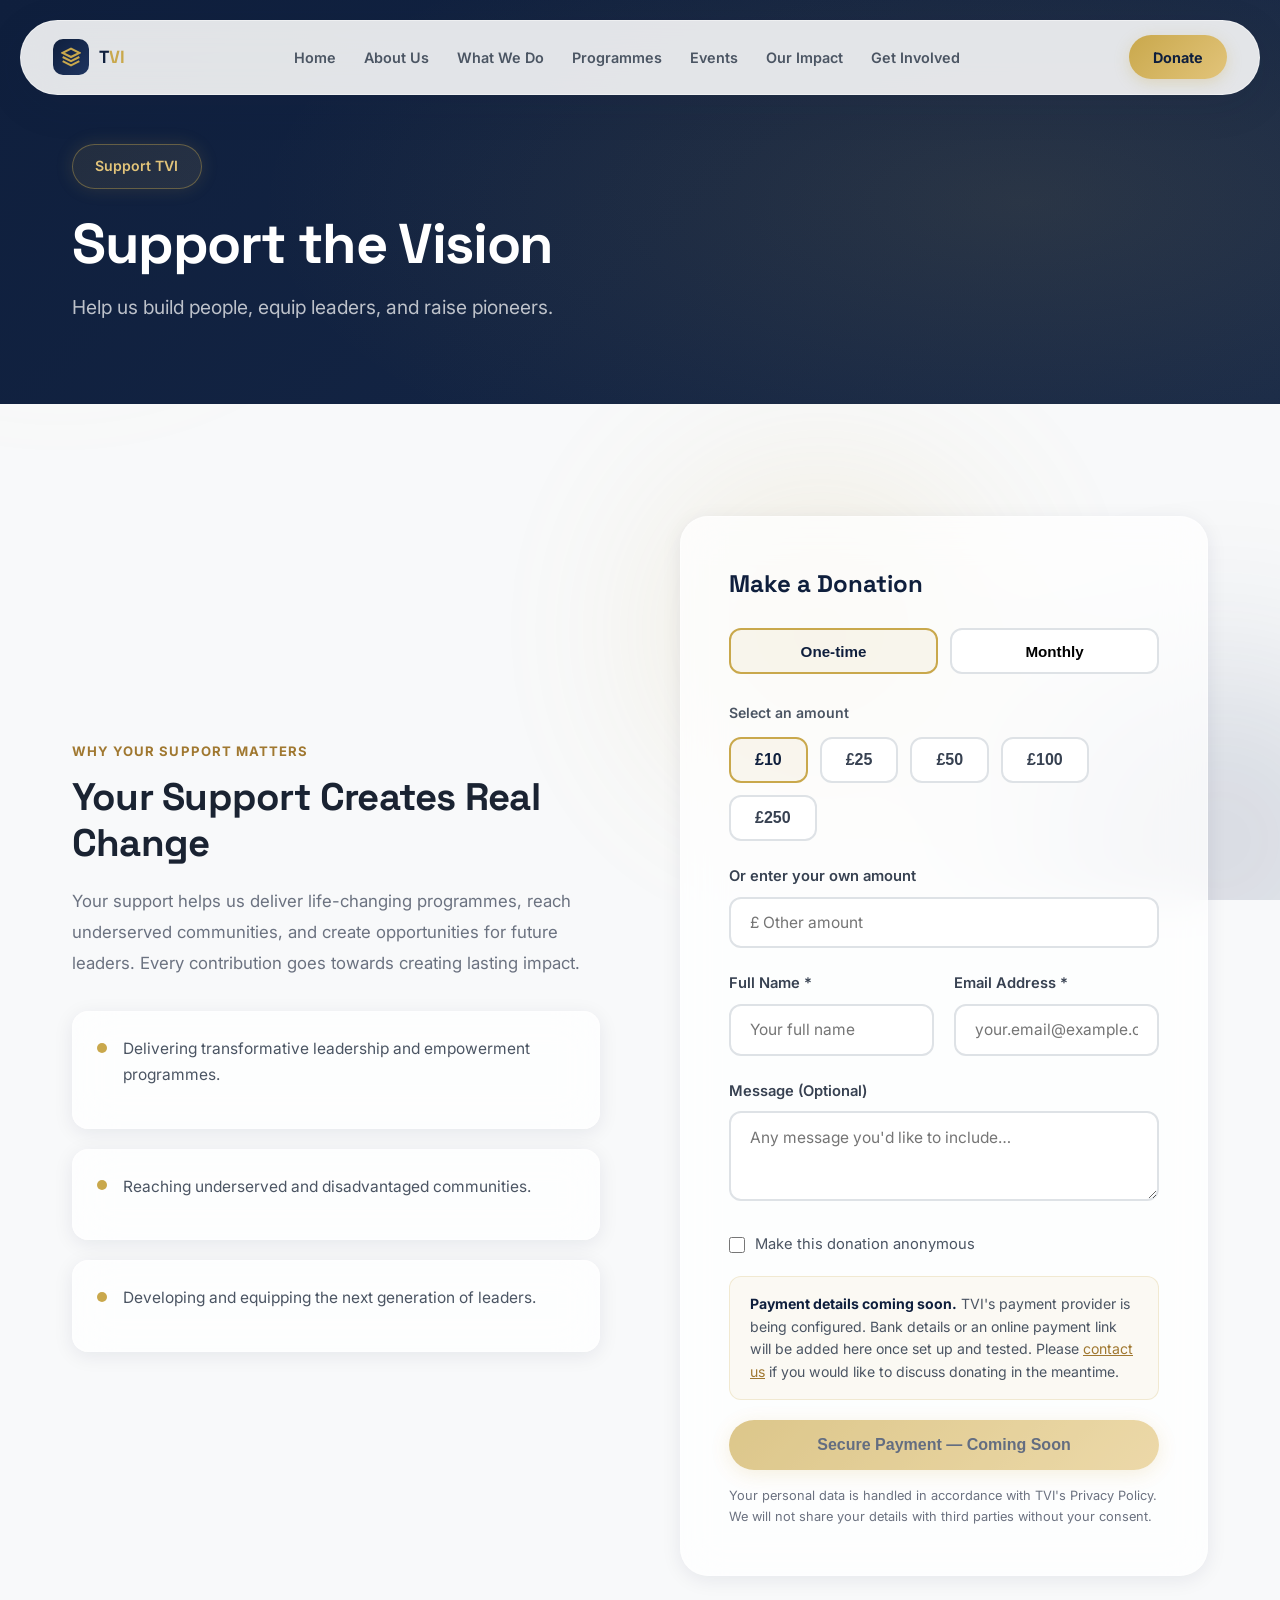
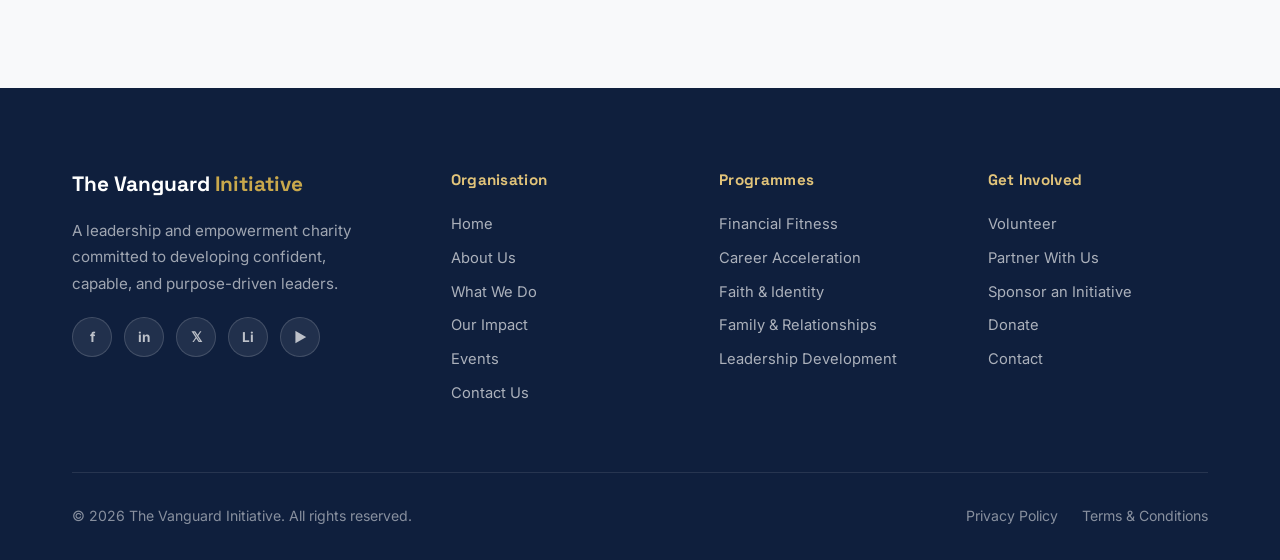
<file: donate.html>
<!DOCTYPE html>
<html lang="en">
<head>
<meta charset="UTF-8"/>
<meta name="viewport" content="width=device-width, initial-scale=1, viewport-fit=cover"/>
<title>Donate | The Vanguard Initiative</title>
<meta name="description" content="Support the vision — help TVI build people, equip leaders, and raise pioneers."/>
<meta property="og:title" content="Donate | The Vanguard Initiative"/>
<meta property="og:description" content="Support the vision — help TVI build people, equip leaders, and raise pioneers."/>
<meta property="og:type" content="website"/>
<link rel="preconnect" href="https://fonts.googleapis.com"/>
<link href="https://fonts.googleapis.com/css2?family=Inter:wght@300;400;500;600;700;800;900&family=Space+Grotesk:wght@300;400;500;600;700&family=Playfair+Display:ital,wght@0,700;1,700&display=swap" rel="stylesheet"/>
<link rel="stylesheet" href="/assets/style.css"/>
</head>
<body>

<div class="animated-bg">
  <div class="glow-orb glow-orb-1"></div>
  <div class="glow-orb glow-orb-2"></div>
  <div class="glow-orb glow-orb-3"></div>
</div>

<!-- NAV -->
<nav class="nav-bar">
  <div class="nav-content">
    <a class="nav-logo" href="/">
      <div class="nav-logo-icon">
        <svg viewBox="0 0 24 24" fill="none" stroke="currentColor" stroke-width="2.5"><path d="M12 2L2 7l10 5 10-5-10-5z"/><path d="M2 17l10 5 10-5"/><path d="M2 12l10 5 10-5"/></svg>
      </div>
      <span class="nav-logo-text">T<span>VI</span></span>
    </a>
    <div class="nav-links" id="desktopNav">
      <a href="/">Home</a>
      <a href="/about.html">About Us</a>
      <a href="/what-we-do.html">What We Do</a>
      <a href="/programmes.html">Programmes</a>
      <a href="/events.html">Events</a>
      <a href="/impact.html">Our Impact</a>
      <a href="/get-involved.html">Get Involved</a>
    </div>
    <div style="display:flex;align-items:center;gap:0.75rem;">
      <a class="nav-donate" href="/donate.html">Donate</a>
      <button class="mobile-menu-btn" onclick="toggleMobileMenu()" aria-label="Menu">
        <svg id="menuIcon" viewBox="0 0 24 24" fill="none" stroke="currentColor" stroke-width="2.5"><line x1="3" y1="6" x2="21" y2="6"/><line x1="3" y1="12" x2="21" y2="12"/><line x1="3" y1="18" x2="21" y2="18"/></svg>
      </button>
    </div>
  </div>
  <div class="mobile-menu" id="mobileMenu">
    <a href="/">Home</a>
    <a href="/about.html">About Us</a>
    <a href="/what-we-do.html">What We Do</a>
    <a href="/programmes.html">Programmes</a>
    <a href="/events.html">Events</a>
    <a href="/impact.html">Our Impact</a>
    <a href="/get-involved.html">Get Involved</a>
    <a href="/contact.html">Contact Us</a>
    <a class="nav-donate" href="/donate.html">Donate</a>
  </div>
</nav>

<main>

  <div class="hero-inner">
    <div class="container">
      <div class="hero-inner-content">
        <div class="hero-badge" style="margin-bottom:1.5rem;">Support TVI</div>
        <h1>Support the Vision</h1>
        <p>Help us build people, equip leaders, and raise pioneers.</p>
      </div>
    </div>
  </div>

  <section class="section">
    <div class="container">
      <div class="two-col">
        <div class="col-text">
          <span class="section-eyebrow">Why Your Support Matters</span>
          <h2>Your Support Creates Real Change</h2>
          <p>Your support helps us deliver life-changing programmes, reach underserved communities, and create opportunities for future leaders. Every contribution goes towards creating lasting impact.</p>
          <div class="cards-grid-3" style="grid-template-columns:1fr;gap:1.25rem;margin-top:2rem;">
            <div class="audience-card glass-card"><div class="audience-dot"></div><p>Delivering transformative leadership and empowerment programmes.</p></div>
            <div class="audience-card glass-card"><div class="audience-dot"></div><p>Reaching underserved and disadvantaged communities.</p></div>
            <div class="audience-card glass-card"><div class="audience-dot"></div><p>Developing and equipping the next generation of leaders.</p></div>
          </div>
        </div>
        <div>
          <div class="form-wrap glass-card" id="donateFormContent">
            <h3 style="font-family:'Space Grotesk',sans-serif;font-size:1.5rem;font-weight:800;color:var(--navy);margin-bottom:1.5rem;">Make a Donation</h3>
            <div class="donation-type">
              <button class="type-btn active" onclick="setDonationType('one-time',this)">One-time</button>
              <button class="type-btn" onclick="setDonationType('monthly',this)">Monthly</button>
            </div>
            <p style="font-size:0.88rem;font-weight:600;color:var(--gray-700);margin-bottom:0.75rem;">Select an amount</p>
            <div class="donation-amounts">
              <button class="amount-btn active" onclick="setAmount('£10',this)">£10</button>
              <button class="amount-btn" onclick="setAmount('£25',this)">£25</button>
              <button class="amount-btn" onclick="setAmount('£50',this)">£50</button>
              <button class="amount-btn" onclick="setAmount('£100',this)">£100</button>
              <button class="amount-btn" onclick="setAmount('£250',this)">£250</button>
            </div>
            <div class="form-group">
              <label>Or enter your own amount</label>
              <input type="text" id="customAmount" placeholder="£ Other amount"/>
            </div>
            <div class="form-row">
              <div class="form-group">
                <label>Full Name *</label>
                <input type="text" id="donorName" placeholder="Your full name"/>
              </div>
              <div class="form-group">
                <label>Email Address *</label>
                <input type="email" id="donorEmail" placeholder="your.email@example.com"/>
              </div>
            </div>
            <div class="form-group">
              <label>Message (Optional)</label>
              <textarea id="donorMessage" placeholder="Any message you'd like to include…" style="min-height:90px;"></textarea>
            </div>
            <div style="display:flex;align-items:center;gap:0.6rem;margin-bottom:1.25rem;">
              <input type="checkbox" id="anonymous" style="width:16px;height:16px;accent-color:var(--gold);"/>
              <label for="anonymous" style="margin:0;font-size:0.92rem;color:var(--gray-700);">Make this donation anonymous</label>
            </div>
            <div class="payment-note">
              <strong style="color:var(--navy);">Payment details coming soon.</strong> TVI's payment provider is being configured. Bank details or an online payment link will be added here once set up and tested. Please <a href="/contact.html" style="color:var(--gold-dark);">contact us</a> if you would like to discuss donating in the meantime.
            </div>
            <button class="btn-primary" style="width:100%;justify-content:center;margin-top:1.25rem;opacity:0.65;cursor:not-allowed;" disabled>Secure Payment — Coming Soon</button>
            <p style="font-size:0.8rem;color:var(--gray-600);margin-top:1rem;line-height:1.6;">Your personal data is handled in accordance with TVI's Privacy Policy. We will not share your details with third parties without your consent.</p>
          </div>
        </div>
      </div>
    </div>
  </section>

</main>

<!-- FOOTER IN HOME (shared via include trick) -->
</div>

<!-- ===== ABOUT ===== -->
<div class="page" id="page-about">
  <div class="hero-inner">
    <div class="container">
      <div class="hero-inner-content">
        <div class="hero-badge" style="margin-bottom:1.5rem;">Our Story</div>
        <h1>From Finding Purpose to Helping Others Discover Theirs.</h1>
        <p>The story behind The Vanguard Initiative is one of real experience, real transformation, and a real commitment to others.</p>
      </div>
    </div>
  </div>

  <section class="section">
    <div class="container-sm">
      <span class="section-eyebrow" style="display:block;margin-bottom:0.75rem;">The Founder's Journey</span>
      <h2 style="font-family:'Space Grotesk',sans-serif;font-size:2.4rem;font-weight:800;color:var(--navy);letter-spacing:-0.02em;margin-bottom:2rem;line-height:1.2;">A Vision Born From Experience</h2>
      <div style="font-size:1.07rem;color:var(--gray-700);line-height:1.95;">
        <p style="margin-bottom:1.25rem;">Growing up, I was always searching for who I was. On the outside, I came from a good home—loving parents, amazing siblings, and a strong foundation. But internally, there was a void. A deep sense of not fully knowing my identity or where I belonged. And because of that, I found myself looking for acceptance in places that could never truly give it.</p>
        <p style="margin-bottom:1.25rem;">I got involved with the wrong crowd—not because I was looking for trouble, but because I was looking for a place to fit in. That search led me down a path of poor decisions, which eventually resulted in my arrest and facing some very serious criminal charges. It was one of the most defining moments of my life. Not because of the situation itself, but because it forced me to confront the reality of where my life was heading.</p>
        <div class="pull-quote" style="margin:2rem 0;">"Environment matters. Influence matters. Identity matters."</div>
        <p style="margin-bottom:1.25rem;">And in that moment, something shifted. I realised that one of the biggest reasons I found myself in those situations was not just my choices—but what I had surrounded myself with.</p>
        <p style="margin-bottom:1.25rem;">There are many people today who feel that same void I once felt. They're searching for meaning, for purpose, for belonging. Some try to find it in their work, others in relationships, and unfortunately, many in the wrong environments or communities. I understand that journey—because I've lived it.</p>
        <div class="pull-quote" style="margin:2rem 0;">"The two most important days in your life are the day you are born and the day you find out why." — Mark Twain</div>
        <p style="margin-bottom:1.25rem;">I am grateful because I found my 'why.' And now, I have committed my life to helping others find theirs.</p>
        <p style="margin-bottom:1.25rem;">Out of this journey, I created youth-focused initiatives, including Leaders in Training (LIT)—a programme designed for young people aged 13–18. Through mentoring, retreats, character development, and hands-on projects, we helped young people understand what it truly means to lead. I also launched StayLIT, focused on university students—helping them stay grounded, focused, and connected to purpose during a critical stage of life.</p>
        <p>The Vanguard Initiative is the natural evolution of that work. It is built from real experiences, real lessons, and a real desire to see people not just succeed—but lead.</p>
      </div>
    </div>
  </section>

  <section class="section section-alt">
    <div class="container">
      <div class="cards-grid-2">
        <div class="glass-card" style="padding:3rem;border-radius:28px;border-left:4px solid var(--gold);">
          <div class="icon-box" style="margin-bottom:1.5rem;"><svg viewBox="0 0 24 24" fill="none" stroke="currentColor" stroke-width="2"><circle cx="12" cy="12" r="10"/><line x1="12" y1="8" x2="12" y2="12"/><line x1="12" y1="16" x2="12.01" y2="16"/></svg></div>
          <h3 style="font-family:'Space Grotesk',sans-serif;font-size:1.5rem;font-weight:800;color:var(--navy);margin-bottom:1rem;">Our Vision</h3>
          <p style="color:var(--gray-600);line-height:1.85;font-size:1.02rem;">To build a generation of individuals—particularly from underrepresented communities—who are equipped, empowered, and positioned at the forefront of influence across faith, finance, family, and career.</p>
        </div>
        <div class="glass-card" style="padding:3rem;border-radius:28px;border-left:4px solid var(--navy);">
          <div class="icon-box icon-box-navy" style="margin-bottom:1.5rem;"><svg viewBox="0 0 24 24" fill="none" stroke="currentColor" stroke-width="2"><path d="M12 22s8-4 8-10V5l-8-3-8 3v7c0 6 8 10 8 10z"/></svg></div>
          <h3 style="font-family:'Space Grotesk',sans-serif;font-size:1.5rem;font-weight:800;color:var(--navy);margin-bottom:1rem;">Our Mission</h3>
          <p style="color:var(--gray-600);line-height:1.85;font-size:1.02rem;">The Vanguard Initiative exists to equip individuals with the tools, knowledge, and confidence to excel in every area of life through transformative programmes, practical workshops, and strategic partnerships that drive long-term personal and community advancement.</p>
        </div>
      </div>
    </div>
  </section>

  <section class="section">
    <div class="container">
      <div class="section-header">
        <span class="section-eyebrow">Who We Serve</span>
        <h2 class="section-title">Built for Those Who Know There's More</h2>
        <p class="section-subtitle">"We exist for those who know there is more—but need the right environment, guidance, and structure to step into it."</p>
      </div>
      <div class="audience-grid">
        <div class="audience-card glass-card"><div class="audience-dot"></div><p>Young adults seeking direction and purpose.</p></div>
        <div class="audience-card glass-card"><div class="audience-dot"></div><p>Individuals looking to enter meaningful employment.</p></div>
        <div class="audience-card glass-card"><div class="audience-dot"></div><p>Professionals aiming to grow and scale their careers.</p></div>
        <div class="audience-card glass-card"><div class="audience-dot"></div><p>Those who desire personal and leadership development.</p></div>
        <div class="audience-card glass-card"><div class="audience-dot"></div><p>People from disadvantaged or underrepresented backgrounds.</p></div>
      </div>
    </div>
  </section>

  <section class="section section-alt">
    <div class="container">
      <div class="section-header">
        <span class="section-eyebrow">What We Stand For</span>
        <h2 class="section-title">Our Values</h2>
      </div>
      <div class="cards-grid-3">
        <div class="value-card glass-card">
          <div class="icon-box" style="margin:0 auto;"><svg viewBox="0 0 24 24" fill="none" stroke="currentColor" stroke-width="2"><polygon points="12 2 15.09 8.26 22 9.27 17 14.14 18.18 21.02 12 17.77 5.82 21.02 7 14.14 2 9.27 8.91 8.26 12 2"/></svg></div>
          <h3>Leadership</h3>
          <p>We don't just encourage participation—we develop leaders who take responsibility and shape their environments.</p>
        </div>
        <div class="value-card glass-card">
          <div class="icon-box" style="margin:0 auto;"><svg viewBox="0 0 24 24" fill="none" stroke="currentColor" stroke-width="2"><polyline points="20 6 9 17 4 12"/></svg></div>
          <h3>Excellence</h3>
          <p>We uphold high standards in everything we do, ensuring that those we serve are equipped to operate at the highest level.</p>
        </div>
        <div class="value-card glass-card">
          <div class="icon-box" style="margin:0 auto;"><svg viewBox="0 0 24 24" fill="none" stroke="currentColor" stroke-width="2"><path d="M22 11.08V12a10 10 0 1 1-5.93-9.14"/><polyline points="22 4 12 14.01 9 11.01"/></svg></div>
          <h3>Impact</h3>
          <p>Our focus is long-term transformation—creating change that extends beyond individuals into families and communities.</p>
        </div>
      </div>
    </div>
  </section>

  <section class="section">
    <div class="container">
      <div class="section-header">
        <span class="section-eyebrow">A Word From the Founder</span>
        <h2 class="section-title">Founder's Message</h2>
      </div>
      <div class="founder-wrap">
        <div class="founder-img">
          <div class="founder-img-inner">
            <span class="serif">Pastor Yemi<br>Adesanya</span>
            <p style="color:rgba(255,255,255,0.6);font-size:0.88rem;margin-top:0.5rem;">Founder, TVI</p>
          </div>
        </div>
        <div class="founder-msg">
          <blockquote>
            <p style="margin-bottom:1rem;">I didn't start The Vanguard Initiative from theory—I started it from experience. I know what it feels like to search for identity. To look for acceptance in the wrong places. To make decisions that could have defined the rest of your life. And I also know what it feels like to be given another chance—and to make that chance count.</p>
            <p style="margin-bottom:1rem;">This initiative is deeply personal to me. It represents everything I wish I had access to at certain stages of my life—guidance, structure, exposure, and the right voices speaking into my future.</p>
            <p style="margin-bottom:1rem;">I believe that many people are not lacking potential—they are lacking the right environment, the right information, and the right belief system. When those things align, everything changes.</p>
            <div class="pull-quote" style="margin:1.5rem 0;">My commitment is simple: To build people. To equip leaders. To raise pioneers.</div>
            <p>And I look forward to seeing what your journey becomes.</p>
          </blockquote>
          <p class="founder-sig">— Pastor Yemi Adesanya</p>
        </div>
      </div>
    </div>
  </section>
</div>

<!-- ===== WHAT WE DO ===== -->
<div class="page" id="page-whatwedo">
  <div class="hero-inner">
    <div class="container">
      <div class="hero-inner-content">
        <div class="hero-badge" style="margin-bottom:1.5rem;">Our Approach</div>
        <h1>How We Equip and Empower</h1>
        <p>A holistic approach to personal growth, leadership, and community advancement.</p>
      </div>
    </div>
  </div>

  <section class="section">
    <div class="container">
      <div class="section-header">
        <span class="section-eyebrow">The Journey</span>
        <h2 class="section-title">Our Development Journey</h2>
        <p class="section-subtitle">We believe true development involves the whole person. Here's how we structure the journey.</p>
      </div>
      <div class="glass-card" style="border-radius:28px;padding:3rem;">
        <div class="process-row">
          <div class="process-step">
            <span class="process-num">01</span>
            <h4>Discover</h4>
            <p>Understand identity, purpose, and potential.</p>
          </div>
          <div class="process-step">
            <span class="process-num">02</span>
            <h4>Develop</h4>
            <p>Build knowledge, skills, and mindset.</p>
          </div>
          <div class="process-step">
            <span class="process-num">03</span>
            <h4>Equip</h4>
            <p>Practical tools, workshops, and mentorship.</p>
          </div>
          <div class="process-step">
            <span class="process-num">04</span>
            <h4>Lead</h4>
            <p>Step into leadership with confidence.</p>
          </div>
          <div class="process-step">
            <span class="process-num">05</span>
            <h4>Impact</h4>
            <p>Create change in family and community.</p>
          </div>
        </div>
      </div>
    </div>
  </section>

  <section class="section section-alt">
    <div class="container">
      <div class="section-header">
        <span class="section-eyebrow">Core Pillars</span>
        <h2 class="section-title">Five Pillars of Transformation</h2>
      </div>
      <div style="display:flex;flex-direction:column;gap:3.5rem;">
        <div class="two-col">
          <div class="col-text">
            <div class="icon-box" style="margin-bottom:1.25rem;"><svg viewBox="0 0 24 24" fill="none" stroke="currentColor" stroke-width="2"><path d="M20.84 4.61a5.5 5.5 0 0 0-7.78 0L12 5.67l-1.06-1.06a5.5 5.5 0 0 0-7.78 7.78l1.06 1.06L12 21.23l7.78-7.78 1.06-1.06a5.5 5.5 0 0 0 0-7.78z"/></svg></div>
            <h2>Faith &amp; Identity</h2>
            <p>Helping individuals develop a clear sense of identity, purpose, and personal values. We explore what it means to know who you are and live intentionally from that place.</p>
            <a class="btn-primary" href="/programmes.html" style="margin-top:1rem;">Explore Programmes</a>
          </div>
          <div><div class="col-image-box"><div class="col-image-box-text"><span class="serif">"Know who you are."</span></div></div></div>
        </div>
        <div class="two-col reverse">
          <div class="col-text">
            <div class="icon-box" style="margin-bottom:1.25rem;"><svg viewBox="0 0 24 24" fill="none" stroke="currentColor" stroke-width="2"><line x1="12" y1="1" x2="12" y2="23"/><path d="M17 5H9.5a3.5 3.5 0 0 0 0 7h5a3.5 3.5 0 0 1 0 7H6"/></svg></div>
            <h2>Financial Empowerment</h2>
            <p>Equipping people with the knowledge to build wealth, manage money, and create financial stability—practically and sustainably.</p>
            <a class="btn-primary" href="/programmes.html" style="margin-top:1rem;">Explore Programmes</a>
          </div>
          <div class="col-image"><div class="col-image-box"><div class="col-image-box-text"><span class="serif">"Build for the future."</span></div></div></div>
        </div>
        <div class="two-col">
          <div class="col-text">
            <div class="icon-box" style="margin-bottom:1.25rem;"><svg viewBox="0 0 24 24" fill="none" stroke="currentColor" stroke-width="2"><rect x="2" y="7" width="20" height="14" rx="2"/><path d="M16 21V5a2 2 0 0 0-2-2h-4a2 2 0 0 0-2 2v16"/></svg></div>
            <h2>Career &amp; Enterprise</h2>
            <p>Supporting employability, career progression, and entrepreneurship—equipping individuals with the skills and exposure to move their careers forward.</p>
            <a class="btn-primary" href="/programmes.html" style="margin-top:1rem;">Explore Programmes</a>
          </div>
          <div><div class="col-image-box"><div class="col-image-box-text"><span class="serif">"Progress on purpose."</span></div></div></div>
        </div>
      </div>
    </div>
  </section>

  <section class="section">
    <div class="container">
      <div class="section-header">
        <span class="section-eyebrow">How We Deliver</span>
        <h2 class="section-title">Our Delivery Model</h2>
      </div>
      <div class="cards-grid-3">
        <div class="feature-card glass-card">
          <div class="icon-box"><svg viewBox="0 0 24 24" fill="none" stroke="currentColor" stroke-width="2"><rect x="3" y="4" width="18" height="18" rx="2" ry="2"/><line x1="16" y1="2" x2="16" y2="6"/><line x1="8" y1="2" x2="8" y2="6"/><line x1="3" y1="10" x2="21" y2="10"/></svg></div>
          <h3>Practical Workshops &amp; Seminars</h3>
          <p>Hands-on learning experiences that translate knowledge into practical action. Sessions are interactive, relevant, and designed to create immediate takeaways.</p>
        </div>
        <div class="feature-card glass-card">
          <div class="icon-box"><svg viewBox="0 0 24 24" fill="none" stroke="currentColor" stroke-width="2"><path d="M17 21v-2a4 4 0 0 0-4-4H5a4 4 0 0 0-4 4v2"/><circle cx="9" cy="7" r="4"/><path d="M23 21v-2a4 4 0 0 0-3-3.87"/><path d="M16 3.13a4 4 0 0 1 0 7.75"/></svg></div>
          <h3>Mentorship &amp; Personal Development</h3>
          <p>One-to-one and group mentoring that connects participants with experienced guides who support their growth journey over time.</p>
        </div>
        <div class="feature-card glass-card">
          <div class="icon-box"><svg viewBox="0 0 24 24" fill="none" stroke="currentColor" stroke-width="2"><path d="M18 8h1a4 4 0 0 1 0 8h-1"/><path d="M2 8h16v9a4 4 0 0 1-4 4H6a4 4 0 0 1-4-4V8z"/><line x1="6" y1="1" x2="6" y2="4"/><line x1="10" y1="1" x2="10" y2="4"/><line x1="14" y1="1" x2="14" y2="4"/></svg></div>
          <h3>Strategic Partnerships</h3>
          <p>Collaboration with organisations, institutions, and community bodies to widen reach, pool resources, and create sustainable impact.</p>
        </div>
      </div>
    </div>
  </section>
</div>

<!-- ===== PROGRAMMES ===== -->
<div class="page" id="page-programmes">
  <div class="hero-inner">
    <div class="container">
      <div class="hero-inner-content">
        <div class="hero-badge" style="margin-bottom:1.5rem;">EMERGE Series</div>
        <h1>The EMERGE Programme Series</h1>
        <p>Practical learning. Purposeful growth. Leadership for life. Each programme is designed to help individuals progress from where they are to where they want to be.</p>
      </div>
    </div>
  </div>

  <section class="section">
    <div class="container">
      <div class="cards-grid-2" id="programmeCards">
        <div class="programme-card glass-card">
          <div class="programme-header">
            <div class="icon-box icon-box-navy"><svg viewBox="0 0 24 24" fill="none" stroke="currentColor" stroke-width="2"><line x1="12" y1="1" x2="12" y2="23"/><path d="M17 5H9.5a3.5 3.5 0 0 0 0 7h5a3.5 3.5 0 0 1 0 7H6"/></svg></div>
            <h3>Emerge: Financial Fitness</h3>
          </div>
          <div class="programme-body">
            <p>Develop practical financial skills and the confidence to make informed financial decisions that create lasting stability.</p>
            <ul class="programme-outcomes">
              <li>Budgeting and money management</li>
              <li>Saving and financial planning</li>
              <li>Understanding debt and credit</li>
              <li>Building healthy financial habits</li>
            </ul>
            <button class="btn-primary" onclick="showEnquiryForm('Emerge: Financial Fitness')">Register Your Interest</button>
          </div>
        </div>
        <div class="programme-card glass-card">
          <div class="programme-header">
            <div class="icon-box icon-box-navy"><svg viewBox="0 0 24 24" fill="none" stroke="currentColor" stroke-width="2"><rect x="2" y="7" width="20" height="14" rx="2"/><path d="M16 21V5a2 2 0 0 0-2-2h-4a2 2 0 0 0-2 2v16"/></svg></div>
            <h3>Emerge: Career Acceleration</h3>
          </div>
          <div class="programme-body">
            <p>Prepare for meaningful employment, professional growth, and long-term career development in any field.</p>
            <ul class="programme-outcomes">
              <li>CV and interview preparation</li>
              <li>Workplace communication skills</li>
              <li>Professional development</li>
              <li>Career planning and networking</li>
            </ul>
            <button class="btn-primary" onclick="showEnquiryForm('Emerge: Career Acceleration')">Register Your Interest</button>
          </div>
        </div>
        <div class="programme-card glass-card">
          <div class="programme-header">
            <div class="icon-box icon-box-navy"><svg viewBox="0 0 24 24" fill="none" stroke="currentColor" stroke-width="2"><path d="M20.84 4.61a5.5 5.5 0 0 0-7.78 0L12 5.67l-1.06-1.06a5.5 5.5 0 0 0-7.78 7.78l1.06 1.06L12 21.23l7.78-7.78 1.06-1.06a5.5 5.5 0 0 0 0-7.78z"/></svg></div>
            <h3>Emerge: Faith &amp; Identity</h3>
          </div>
          <div class="programme-body">
            <p>Explore personal identity, values, purpose, and the role of faith in navigating everyday life with confidence.</p>
            <ul class="programme-outcomes">
              <li>Identity and self-awareness</li>
              <li>Purpose and personal values</li>
              <li>Building confidence and resilience</li>
              <li>Developing positive habits</li>
            </ul>
            <button class="btn-primary" onclick="showEnquiryForm('Emerge: Faith & Identity')">Register Your Interest</button>
          </div>
        </div>
        <div class="programme-card glass-card">
          <div class="programme-header">
            <div class="icon-box icon-box-navy"><svg viewBox="0 0 24 24" fill="none" stroke="currentColor" stroke-width="2"><path d="M17 21v-2a4 4 0 0 0-4-4H5a4 4 0 0 0-4 4v2"/><circle cx="9" cy="7" r="4"/><path d="M23 21v-2a4 4 0 0 0-3-3.87"/><path d="M16 3.13a4 4 0 0 1 0 7.75"/></svg></div>
            <h3>Emerge: Family &amp; Relationships</h3>
          </div>
          <div class="programme-body">
            <p>Build the knowledge and skills needed to nurture healthy relationships and create stronger family environments.</p>
            <ul class="programme-outcomes">
              <li>Effective communication</li>
              <li>Healthy boundaries</li>
              <li>Conflict resolution</li>
              <li>Family relationship dynamics</li>
            </ul>
            <button class="btn-primary" onclick="showEnquiryForm('Emerge: Family & Relationships')">Register Your Interest</button>
          </div>
        </div>
        <div class="programme-card glass-card" style="grid-column:span 1;">
          <div class="programme-header">
            <div class="icon-box icon-box-navy"><svg viewBox="0 0 24 24" fill="none" stroke="currentColor" stroke-width="2"><polygon points="12 2 15.09 8.26 22 9.27 17 14.14 18.18 21.02 12 17.77 5.82 21.02 7 14.14 2 9.27 8.91 8.26 12 2"/></svg></div>
            <h3>Emerge: Leadership Development</h3>
          </div>
          <div class="programme-body">
            <p>Build the character, confidence, and practical skills to lead effectively and make a lasting positive difference in your community.</p>
            <ul class="programme-outcomes">
              <li>Leadership fundamentals</li>
              <li>Decision-making and accountability</li>
              <li>Public speaking and communication</li>
              <li>Teamwork and community leadership</li>
            </ul>
            <button class="btn-primary" onclick="showEnquiryForm('Emerge: Leadership Development')">Register Your Interest</button>
          </div>
        </div>
      </div>

      <!-- Enquiry Form -->
      <div id="enquiryFormSection" style="display:none;margin-top:4rem;">
        <div class="form-wrap glass-card" style="max-width:700px;margin:0 auto;">
          <h3 style="font-family:'Space Grotesk',sans-serif;font-size:1.75rem;font-weight:800;color:var(--navy);margin-bottom:0.5rem;">Register Your Interest</h3>
          <p style="color:var(--gray-600);margin-bottom:2rem;">Complete the form below and a member of our team will be in touch with programme details.</p>
          <div id="programmeFormContent">
            <div class="form-group">
              <label>Full Name *</label>
              <input type="text" id="pFullName" placeholder="Your full name"/>
            </div>
            <div class="form-row">
              <div class="form-group">
                <label>Email Address *</label>
                <input type="email" id="pEmail" placeholder="your.email@example.com"/>
              </div>
              <div class="form-group">
                <label>Phone Number</label>
                <input type="tel" id="pPhone" placeholder="+44 7000 000000"/>
              </div>
            </div>
            <div class="form-group">
              <label>Programme of Interest *</label>
              <select id="pProgramme">
                <option value="">Select a programme</option>
                <option>Emerge: Financial Fitness</option>
                <option>Emerge: Career Acceleration</option>
                <option>Emerge: Faith &amp; Identity</option>
                <option>Emerge: Family &amp; Relationships</option>
                <option>Emerge: Leadership Development</option>
              </select>
            </div>
            <div class="form-group">
              <label>Short Message</label>
              <textarea id="pMessage" placeholder="Tell us a little about yourself and why you're interested in this programme..."></textarea>
            </div>
            <div style="display:flex;gap:1rem;flex-wrap:wrap;">
              <button class="btn-primary" onclick="submitProgrammeForm()">Submit Enquiry</button>
              <button class="btn-secondary" onclick="hideEnquiryForm()">Cancel</button>
            </div>
          </div>
          <div class="form-success" id="programmeFormSuccess">
            <span class="check">✦</span>
            <h3>Enquiry Received</h3>
            <p>Thank you for your interest. A member of the TVI team will be in touch with programme information shortly.</p>
          </div>
        </div>
      </div>
    </div>
  </section>
</div>

<!-- ===== GET INVOLVED ===== -->
<div class="page" id="page-getinvolved">
  <div class="hero-inner">
    <div class="container">
      <div class="hero-inner-content">
        <div class="hero-badge" style="margin-bottom:1.5rem;">Get Involved</div>
        <h1>Be Part of the Movement</h1>
        <p>Your time, skills, resources, and partnerships can help equip the next generation of leaders.</p>
      </div>
    </div>
  </div>

  <section class="section">
    <div class="container">
      <div class="cards-grid-2">
        <div class="involve-card glass-card">
          <div class="icon-box"><svg viewBox="0 0 24 24" fill="none" stroke="currentColor" stroke-width="2"><path d="M22 10v6M2 10l10-5 10 5-10 5z"/><path d="M6 12v5c3 3 9 3 12 0v-5"/></svg></div>
          <h3>Join a Programme</h3>
          <p>Take part in one of our structured development programmes and begin your journey towards personal and professional growth.</p>
          <a class="btn-primary" href="/programmes.html">Explore Programmes</a>
        </div>
        <div class="involve-card glass-card">
          <div class="icon-box"><svg viewBox="0 0 24 24" fill="none" stroke="currentColor" stroke-width="2"><path d="M17 21v-2a4 4 0 0 0-4-4H5a4 4 0 0 0-4 4v2"/><circle cx="9" cy="7" r="4"/><path d="M23 21v-2a4 4 0 0 0-3-3.87"/><path d="M16 3.13a4 4 0 0 1 0 7.75"/></svg></div>
          <h3>Volunteer</h3>
          <p>Share your time, talents, and experience to support our programmes and help create opportunities for others to grow.</p>
          <a class="btn-primary" href="#involveForm" onclick="setInvolveType('Volunteer')">Become a Volunteer</a>
        </div>
        <div class="involve-card glass-card">
          <div class="icon-box"><svg viewBox="0 0 24 24" fill="none" stroke="currentColor" stroke-width="2"><rect x="2" y="3" width="20" height="14" rx="2"/><path d="M8 21h8M12 17v4"/></svg></div>
          <h3>Partner With Us</h3>
          <p>Collaborate with us as an organisation, expert, or institution to expand opportunities and deliver meaningful community initiatives.</p>
          <a class="btn-primary" href="#involveForm" onclick="setInvolveType('Partner')">Become a Partner</a>
        </div>
        <div class="involve-card glass-card">
          <div class="icon-box"><svg viewBox="0 0 24 24" fill="none" stroke="currentColor" stroke-width="2"><path d="M12 22s8-4 8-10V5l-8-3-8 3v7c0 6 8 10 8 10z"/></svg></div>
          <h3>Sponsor an Initiative</h3>
          <p>Help us extend our reach, deliver programmes, and make development opportunities accessible to more communities.</p>
          <a class="btn-primary" href="#involveForm" onclick="setInvolveType('Sponsor')">Sponsor a Programme</a>
        </div>
      </div>
    </div>
  </section>

  <section class="section section-alt" id="involveForm">
    <div class="container-sm">
      <div class="section-header">
        <span class="section-eyebrow">Get In Touch</span>
        <h2 class="section-title">Volunteer, Partner &amp; Sponsor Enquiries</h2>
      </div>
      <div class="form-wrap glass-card" id="involveFormContent">
        <div class="form-group">
          <label>Enquiry Type *</label>
          <select id="involveType">
            <option value="">Select enquiry type</option>
            <option value="Volunteer">Volunteer</option>
            <option value="Partner">Partner</option>
            <option value="Sponsor">Sponsor</option>
          </select>
        </div>
        <div class="form-row">
          <div class="form-group">
            <label>Full Name *</label>
            <input type="text" id="iName" placeholder="Your full name"/>
          </div>
          <div class="form-group">
            <label>Email Address *</label>
            <input type="email" id="iEmail" placeholder="your.email@example.com"/>
          </div>
        </div>
        <div class="form-row">
          <div class="form-group">
            <label>Phone Number</label>
            <input type="tel" id="iPhone" placeholder="+44 7000 000000"/>
          </div>
          <div class="form-group">
            <label>Organisation (Optional)</label>
            <input type="text" id="iOrg" placeholder="Your organisation name"/>
          </div>
        </div>
        <div class="form-group">
          <label>Area of Interest</label>
          <input type="text" id="iArea" placeholder="e.g. Workshop facilitation, financial mentoring, event support…"/>
        </div>
        <div class="form-group">
          <label>Relevant Skills or Experience</label>
          <textarea id="iSkills" placeholder="Tell us about relevant experience or skills you bring…" style="min-height:100px;"></textarea>
        </div>
        <div class="form-group">
          <label>Message</label>
          <textarea id="iMessage" placeholder="Any additional details you'd like to share…"></textarea>
        </div>
        <button class="btn-primary" onclick="submitInvolveForm()">Send Enquiry</button>
      </div>
      <div class="form-success" id="involveFormSuccess">
        <span class="check">✦</span>
        <h3>Thank You for Reaching Out</h3>
        <p>Your enquiry has been received. A member of the TVI team will be in touch with you soon.</p>
      </div>
    </div>
  </section>
</div>

<!-- ===== EVENTS ===== -->
<div class="page" id="page-events">
  <div class="hero-inner">
    <div class="container">
      <div class="hero-inner-content">
        <div class="hero-badge" style="margin-bottom:1.5rem;">Events</div>
        <h1>Events &amp; Experiences</h1>
        <p>Spaces for learning, connection, and transformation.</p>
      </div>
    </div>
  </div>

  <section class="section">
    <div class="container">
      <div class="section-header">
        <span class="section-eyebrow">Upcoming</span>
        <h2 class="section-title">Upcoming Events</h2>
      </div>
      <div class="event-placeholder">
        <svg viewBox="0 0 24 24" fill="none" stroke="currentColor" stroke-width="1.5"><rect x="3" y="4" width="18" height="18" rx="2" ry="2"/><line x1="16" y1="2" x2="16" y2="6"/><line x1="8" y1="2" x2="8" y2="6"/><line x1="3" y1="10" x2="21" y2="10"/></svg>
        <h3>New Events Coming Soon</h3>
        <p>Join our mailing list to hear about upcoming workshops, seminars, and community opportunities.</p>
        <div style="margin-top:2rem;display:flex;gap:0.75rem;justify-content:center;flex-wrap:wrap;">
          <input type="email" placeholder="your.email@example.com" style="padding:0.8rem 1.25rem;border:2px solid var(--gray-200);border-radius:100px;font-size:0.95rem;outline:none;min-width:260px;font-family:'Inter',sans-serif;" id="eventEmail"/>
          <button class="btn-primary" onclick="joinMailingList()">Join Mailing List</button>
        </div>
        <p id="eventMailSuccess" style="display:none;color:var(--gold-dark);font-weight:600;margin-top:1rem;">✦ You're on the list! We'll be in touch.</p>
      </div>
    </div>
  </section>

  <section class="section section-alt">
    <div class="container">
      <div class="section-header">
        <span class="section-eyebrow">Past Events</span>
        <h2 class="section-title">Previous Events &amp; Experiences</h2>
        <p class="section-subtitle">A record of our community gatherings, workshops, and leadership events.</p>
      </div>
      <div class="event-placeholder" style="border-style:solid;border-color:rgba(201,168,76,0.15);">
        <svg viewBox="0 0 24 24" fill="none" stroke="currentColor" stroke-width="1.5"><rect x="3" y="3" width="18" height="18" rx="2" ry="2"/><circle cx="8.5" cy="8.5" r="1.5"/><polyline points="21 15 16 10 5 21"/></svg>
        <h3>Event Gallery Coming Soon</h3>
        <p>Photographs, testimonials, and summaries from our past events will be added here.</p>
      </div>
    </div>
  </section>
</div>

<!-- ===== IMPACT ===== -->
<div class="page" id="page-impact">
  <div class="hero-inner">
    <div class="container">
      <div class="hero-inner-content">
        <div class="hero-badge" style="margin-bottom:1.5rem;">Our Impact</div>
        <h1>Creating Change That Lasts</h1>
        <p>Every person equipped is an opportunity for a family and community to grow.</p>
      </div>
    </div>
  </div>

  <section class="section section-navy">
    <div class="container">
      <div class="section-header">
        <span class="section-eyebrow" style="color:var(--gold-light);">Numbers</span>
        <h2 class="section-title">Our Impact at a Glance</h2>
        <p class="section-subtitle" style="color:rgba(255,255,255,0.6);font-style:italic;">Figures will be updated as verified data becomes available.</p>
      </div>
      <div class="stats-row">
        <div class="stat-box glass-card" style="background:rgba(255,255,255,0.07);border:1px solid rgba(255,255,255,0.12);">
          <span class="impact-num">—</span>
          <span class="impact-label">Participants Supported</span>
          <span class="impact-placeholder">Placeholder — to be updated</span>
        </div>
        <div class="stat-box glass-card" style="background:rgba(255,255,255,0.07);border:1px solid rgba(255,255,255,0.12);">
          <span class="impact-num">—</span>
          <span class="impact-label">Programmes Delivered</span>
          <span class="impact-placeholder">Placeholder — to be updated</span>
        </div>
        <div class="stat-box glass-card" style="background:rgba(255,255,255,0.07);border:1px solid rgba(255,255,255,0.12);">
          <span class="impact-num">—</span>
          <span class="impact-label">Volunteers Engaged</span>
          <span class="impact-placeholder">Placeholder — to be updated</span>
        </div>
        <div class="stat-box glass-card" style="background:rgba(255,255,255,0.07);border:1px solid rgba(255,255,255,0.12);">
          <span class="impact-num">—</span>
          <span class="impact-label">Communities Reached</span>
          <span class="impact-placeholder">Placeholder — to be updated</span>
        </div>
        <div class="stat-box glass-card" style="background:rgba(255,255,255,0.07);border:1px solid rgba(255,255,255,0.12);">
          <span class="impact-num">—</span>
          <span class="impact-label">Partnerships Established</span>
          <span class="impact-placeholder">Placeholder — to be updated</span>
        </div>
      </div>
    </div>
  </section>

  <section class="section">
    <div class="container">
      <div class="section-header">
        <span class="section-eyebrow">Three Areas</span>
        <h2 class="section-title">Our Impact Approach</h2>
      </div>
      <div class="cards-grid-3">
        <div class="feature-card glass-card">
          <div class="icon-box"><svg viewBox="0 0 24 24" fill="none" stroke="currentColor" stroke-width="2"><polygon points="12 2 15.09 8.26 22 9.27 17 14.14 18.18 21.02 12 17.77 5.82 21.02 7 14.14 2 9.27 8.91 8.26 12 2"/></svg></div>
          <h3>Personal Development &amp; Leadership</h3>
          <p>Building the confidence, skills, and character to lead in every area of life. We measure growth in identity, purpose, and decision-making.</p>
        </div>
        <div class="feature-card glass-card">
          <div class="icon-box"><svg viewBox="0 0 24 24" fill="none" stroke="currentColor" stroke-width="2"><line x1="12" y1="1" x2="12" y2="23"/><path d="M17 5H9.5a3.5 3.5 0 0 0 0 7h5a3.5 3.5 0 0 1 0 7H6"/></svg></div>
          <h3>Career &amp; Financial Empowerment</h3>
          <p>Equipping individuals to access meaningful employment, build financial stability, and make long-term progress in their careers.</p>
        </div>
        <div class="feature-card glass-card">
          <div class="icon-box"><svg viewBox="0 0 24 24" fill="none" stroke="currentColor" stroke-width="2"><path d="M17 21v-2a4 4 0 0 0-4-4H5a4 4 0 0 0-4 4v2"/><circle cx="9" cy="7" r="4"/><path d="M23 21v-2a4 4 0 0 0-3-3.87"/><path d="M16 3.13a4 4 0 0 1 0 7.75"/></svg></div>
          <h3>Community Engagement &amp; Advancement</h3>
          <p>Creating ripple effects that extend from the individual into their family, network, and wider community.</p>
        </div>
      </div>
    </div>
  </section>

  <section class="section section-alt">
    <div class="container">
      <div class="section-header">
        <span class="section-eyebrow">Stories</span>
        <h2 class="section-title">Transformation Stories</h2>
        <p class="section-subtitle">Real accounts from people who have been part of the TVI journey.</p>
      </div>
      <div class="cards-grid-3">
        <div class="testimonial-card glass-card" style="opacity:0.7;">
          <span class="quote-mark">"</span>
          <p class="testimonial-text" style="color:var(--gray-400);font-style:normal;">Participant story coming soon. Genuine testimonials will be added as they are gathered from programme participants.</p>
          <div class="testimonial-author">
            <div class="author-avatar">?</div>
            <div><p class="author-name">Participant Name</p><p class="author-role">Programme, Year</p></div>
          </div>
        </div>
        <div class="testimonial-card glass-card" style="opacity:0.7;">
          <span class="quote-mark">"</span>
          <p class="testimonial-text" style="color:var(--gray-400);font-style:normal;">Participant story coming soon. Genuine testimonials will be added as they are gathered from programme participants.</p>
          <div class="testimonial-author">
            <div class="author-avatar">?</div>
            <div><p class="author-name">Participant Name</p><p class="author-role">Programme, Year</p></div>
          </div>
        </div>
        <div class="testimonial-card glass-card" style="opacity:0.7;">
          <span class="quote-mark">"</span>
          <p class="testimonial-text" style="color:var(--gray-400);font-style:normal;">Participant story coming soon. Genuine testimonials will be added as they are gathered from programme participants.</p>
          <div class="testimonial-author">
            <div class="author-avatar">?</div>
            <div><p class="author-name">Participant Name</p><p class="author-role">Programme, Year</p></div>
          </div>
        </div>
      </div>
    </div>
  </section>
</div>

<!-- ===== DONATE ===== -->
<div class="page" id="page-donate">
  <div class="hero-inner">
    <div class="container">
      <div class="hero-inner-content">
        <div class="hero-badge" style="margin-bottom:1.5rem;">Support TVI</div>
        <h1>Support the Vision</h1>
        <p>Help us build people, equip leaders, and raise pioneers.</p>
      </div>
    </div>
  </div>

  <section class="section">
    <div class="container">
      <div class="two-col">
        <div class="col-text">
          <span class="section-eyebrow">Why Your Support Matters</span>
          <h2>Your Support Creates Real Change</h2>
          <p>Your support helps us deliver life-changing programmes, reach underserved communities, and create opportunities for future leaders. Every contribution goes towards creating lasting impact.</p>
          <div class="cards-grid-3" style="grid-template-columns:1fr;gap:1.25rem;margin-top:2rem;">
            <div class="audience-card glass-card"><div class="audience-dot"></div><p>Delivering transformative leadership and empowerment programmes.</p></div>
            <div class="audience-card glass-card"><div class="audience-dot"></div><p>Reaching underserved and disadvantaged communities.</p></div>
            <div class="audience-card glass-card"><div class="audience-dot"></div><p>Developing and equipping the next generation of leaders.</p></div>
          </div>
        </div>
        <div>
          <div class="form-wrap glass-card" id="donateFormContent">
            <h3 style="font-family:'Space Grotesk',sans-serif;font-size:1.5rem;font-weight:800;color:var(--navy);margin-bottom:1.5rem;">Make a Donation</h3>
            <div class="donation-type">
              <button class="type-btn active" onclick="setDonationType('one-time',this)">One-time</button>
              <button class="type-btn" onclick="setDonationType('monthly',this)">Monthly</button>
            </div>
            <p style="font-size:0.88rem;font-weight:600;color:var(--gray-700);margin-bottom:0.75rem;">Select an amount</p>
            <div class="donation-amounts">
              <button class="amount-btn active" onclick="setAmount('£10',this)">£10</button>
              <button class="amount-btn" onclick="setAmount('£25',this)">£25</button>
              <button class="amount-btn" onclick="setAmount('£50',this)">£50</button>
              <button class="amount-btn" onclick="setAmount('£100',this)">£100</button>
              <button class="amount-btn" onclick="setAmount('£250',this)">£250</button>
            </div>
            <div class="form-group">
              <label>Or enter your own amount</label>
              <input type="text" id="customAmount" placeholder="£ Other amount"/>
            </div>
            <div class="form-row">
              <div class="form-group">
                <label>Full Name *</label>
                <input type="text" id="donorName" placeholder="Your full name"/>
              </div>
              <div class="form-group">
                <label>Email Address *</label>
                <input type="email" id="donorEmail" placeholder="your.email@example.com"/>
              </div>
            </div>
            <div class="form-group">
              <label>Message (Optional)</label>
              <textarea id="donorMessage" placeholder="Any message you'd like to include…" style="min-height:90px;"></textarea>
            </div>
            <div style="display:flex;align-items:center;gap:0.6rem;margin-bottom:1.25rem;">
              <input type="checkbox" id="anonymous" style="width:16px;height:16px;accent-color:var(--gold);"/>
              <label for="anonymous" style="margin:0;font-size:0.92rem;color:var(--gray-700);">Make this donation anonymous</label>
            </div>
            <div class="payment-note">
              <strong style="color:var(--navy);">Payment details coming soon.</strong> TVI's payment provider is being configured. Bank details or an online payment link will be added here once set up and tested. Please <a href="/contact.html" style="color:var(--gold-dark);">contact us</a> if you would like to discuss donating in the meantime.
            </div>
            <button class="btn-primary" style="width:100%;justify-content:center;margin-top:1.25rem;opacity:0.65;cursor:not-allowed;" disabled>Secure Payment — Coming Soon</button>
            <p style="font-size:0.8rem;color:var(--gray-600);margin-top:1rem;line-height:1.6;">Your personal data is handled in accordance with TVI's Privacy Policy. We will not share your details with third parties without your consent.</p>
          </div>
        </div>
      </div>
    </div>
  </section>
</div>

<!-- ===== CONTACT ===== -->
<div class="page" id="page-contact">
  <div class="hero-inner">
    <div class="container">
      <div class="hero-inner-content">
        <div class="hero-badge" style="margin-bottom:1.5rem;">Contact</div>
        <h1>Let's Start a Conversation</h1>
        <p>Have a question, want to get involved, or interested in working with us? We'd love to hear from you.</p>
      </div>
    </div>
  </div>

  <section class="section">
    <div class="container">
      <div class="two-col">
        <div>
          <span class="section-eyebrow">Contact Information</span>
          <h2 style="font-family:'Space Grotesk',sans-serif;font-size:2rem;font-weight:800;color:var(--navy);margin:0.75rem 0 2rem;line-height:1.2;">Get in Touch</h2>
          <div style="display:flex;flex-direction:column;gap:1.5rem;">
            <div class="audience-card glass-card" style="align-items:center;">
              <div class="icon-box" style="flex-shrink:0;"><svg viewBox="0 0 24 24" fill="none" stroke="currentColor" stroke-width="2"><path d="M4 4h16c1.1 0 2 .9 2 2v12c0 1.1-.9 2-2 2H4c-1.1 0-2-.9-2-2V6c0-1.1.9-2 2-2z"/><polyline points="22,6 12,13 2,6"/></svg></div>
              <div><p style="font-weight:700;color:var(--navy);margin-bottom:0.2rem;">Email</p><p style="color:var(--gray-600);font-size:0.95rem;">[Email address to be added]</p></div>
            </div>
            <div class="audience-card glass-card" style="align-items:center;">
              <div class="icon-box" style="flex-shrink:0;"><svg viewBox="0 0 24 24" fill="none" stroke="currentColor" stroke-width="2"><path d="M22 16.92v3a2 2 0 0 1-2.18 2 19.79 19.79 0 0 1-8.63-3.07A19.5 19.5 0 0 1 4.69 13.1 19.79 19.79 0 0 1 1.61 4.5 2 2 0 0 1 3.6 2.28h3a2 2 0 0 1 2 1.72c.127.96.361 1.903.7 2.81a2 2 0 0 1-.45 2.11L7.91 9.91a16 16 0 0 0 6.29 6.29l.95-.95a2 2 0 0 1 2.11-.45c.907.339 1.85.573 2.81.7A2 2 0 0 1 22 16.92z"/></svg></div>
              <div><p style="font-weight:700;color:var(--navy);margin-bottom:0.2rem;">Phone</p><p style="color:var(--gray-600);font-size:0.95rem;">[Phone number to be added]</p></div>
            </div>
            <div class="audience-card glass-card" style="align-items:center;">
              <div class="icon-box" style="flex-shrink:0;"><svg viewBox="0 0 24 24" fill="none" stroke="currentColor" stroke-width="2"><path d="M21 10c0 7-9 13-9 13s-9-6-9-13a9 9 0 0 1 18 0z"/><circle cx="12" cy="10" r="3"/></svg></div>
              <div><p style="font-weight:700;color:var(--navy);margin-bottom:0.2rem;">Address</p><p style="color:var(--gray-600);font-size:0.95rem;">[Office address to be added]</p></div>
            </div>
          </div>
          <div style="margin-top:2rem;">
            <p style="font-weight:700;color:var(--navy);margin-bottom:1rem;">Follow TVI</p>
            <div class="footer-social">
              <a class="social-icon" href="#" title="Facebook">f</a>
              <a class="social-icon" href="#" title="Instagram">in</a>
              <a class="social-icon" href="#" title="Twitter / X">𝕏</a>
              <a class="social-icon" href="#" title="LinkedIn">Li</a>
              <a class="social-icon" href="#" title="YouTube">▶</a>
            </div>
          </div>
        </div>
        <div>
          <div class="form-wrap glass-card" id="contactFormContent">
            <h3 style="font-family:'Space Grotesk',sans-serif;font-size:1.5rem;font-weight:800;color:var(--navy);margin-bottom:1.5rem;">Send a Message</h3>
            <div class="form-row">
              <div class="form-group">
                <label>Full Name *</label>
                <input type="text" id="cName" placeholder="Your full name"/>
              </div>
              <div class="form-group">
                <label>Email Address *</label>
                <input type="email" id="cEmail" placeholder="your.email@example.com"/>
              </div>
            </div>
            <div class="form-group">
              <label>Phone Number (Optional)</label>
              <input type="tel" id="cPhone" placeholder="+44 7000 000000"/>
            </div>
            <div class="form-group">
              <label>Subject *</label>
              <input type="text" id="cSubject" placeholder="What is your message about?"/>
            </div>
            <div class="form-group">
              <label>Message *</label>
              <textarea id="cMessage" placeholder="Your message…"></textarea>
            </div>
            <button class="btn-primary" onclick="submitContactForm()">Send Message</button>
          </div>
          <div class="form-success" id="contactFormSuccess">
            <span class="check">✦</span>
            <h3>Message Sent</h3>
            <p>Thank you for getting in touch. A member of the TVI team will respond to your message shortly.</p>
          </div>
        </div>
      </div>
    </div>
  </section>
</div>

<!-- FOOTER (shown on all pages) -->
<footer class="footer" id="siteFooter">
  <div class="container">
    <div class="footer-grid">
      <div class="footer-brand">
        <div class="footer-logo">The Vanguard <span>Initiative</span></div>
        <p>A leadership and empowerment charity committed to developing confident, capable, and purpose-driven leaders.</p>
        <div class="footer-social">
          <a class="social-icon" href="#" title="Facebook">f</a>
          <a class="social-icon" href="#" title="Instagram">in</a>
          <a class="social-icon" href="#" title="Twitter">𝕏</a>
          <a class="social-icon" href="#" title="LinkedIn">Li</a>
          <a class="social-icon" href="#" title="YouTube">▶</a>
        </div>
      </div>
      <div class="footer-col">
        <h4>Organisation</h4>
        <a href="/">Home</a>
        <a href="/about.html">About Us</a>
        <a href="/what-we-do.html">What We Do</a>
        <a href="/impact.html">Our Impact</a>
        <a href="/events.html">Events</a>
        <a href="/contact.html">Contact Us</a>
      </div>
      <div class="footer-col">
        <h4>Programmes</h4>
        <a href="/programmes.html">Financial Fitness</a>
        <a href="/programmes.html">Career Acceleration</a>
        <a href="/programmes.html">Faith &amp; Identity</a>
        <a href="/programmes.html">Family &amp; Relationships</a>
        <a href="/programmes.html">Leadership Development</a>
      </div>
      <div class="footer-col">
        <h4>Get Involved</h4>
        <a href="/get-involved.html">Volunteer</a>
        <a href="/get-involved.html">Partner With Us</a>
        <a href="/get-involved.html">Sponsor an Initiative</a>
        <a href="/donate.html">Donate</a>
        <a href="/contact.html">Contact</a>
      </div>
    </div>
    <div class="footer-bottom">
      <p>© <span id="footerYear"></span> The Vanguard Initiative. All rights reserved.</p>
      <div class="footer-bottom-links">
        <a href="/privacy.html">Privacy Policy</a>
        <a href="/terms.html">Terms &amp; Conditions</a>
      </div>
    </div>
  </div>
</footer>

<script src="/assets/main.js"></script>
</body>
</html>
</file>
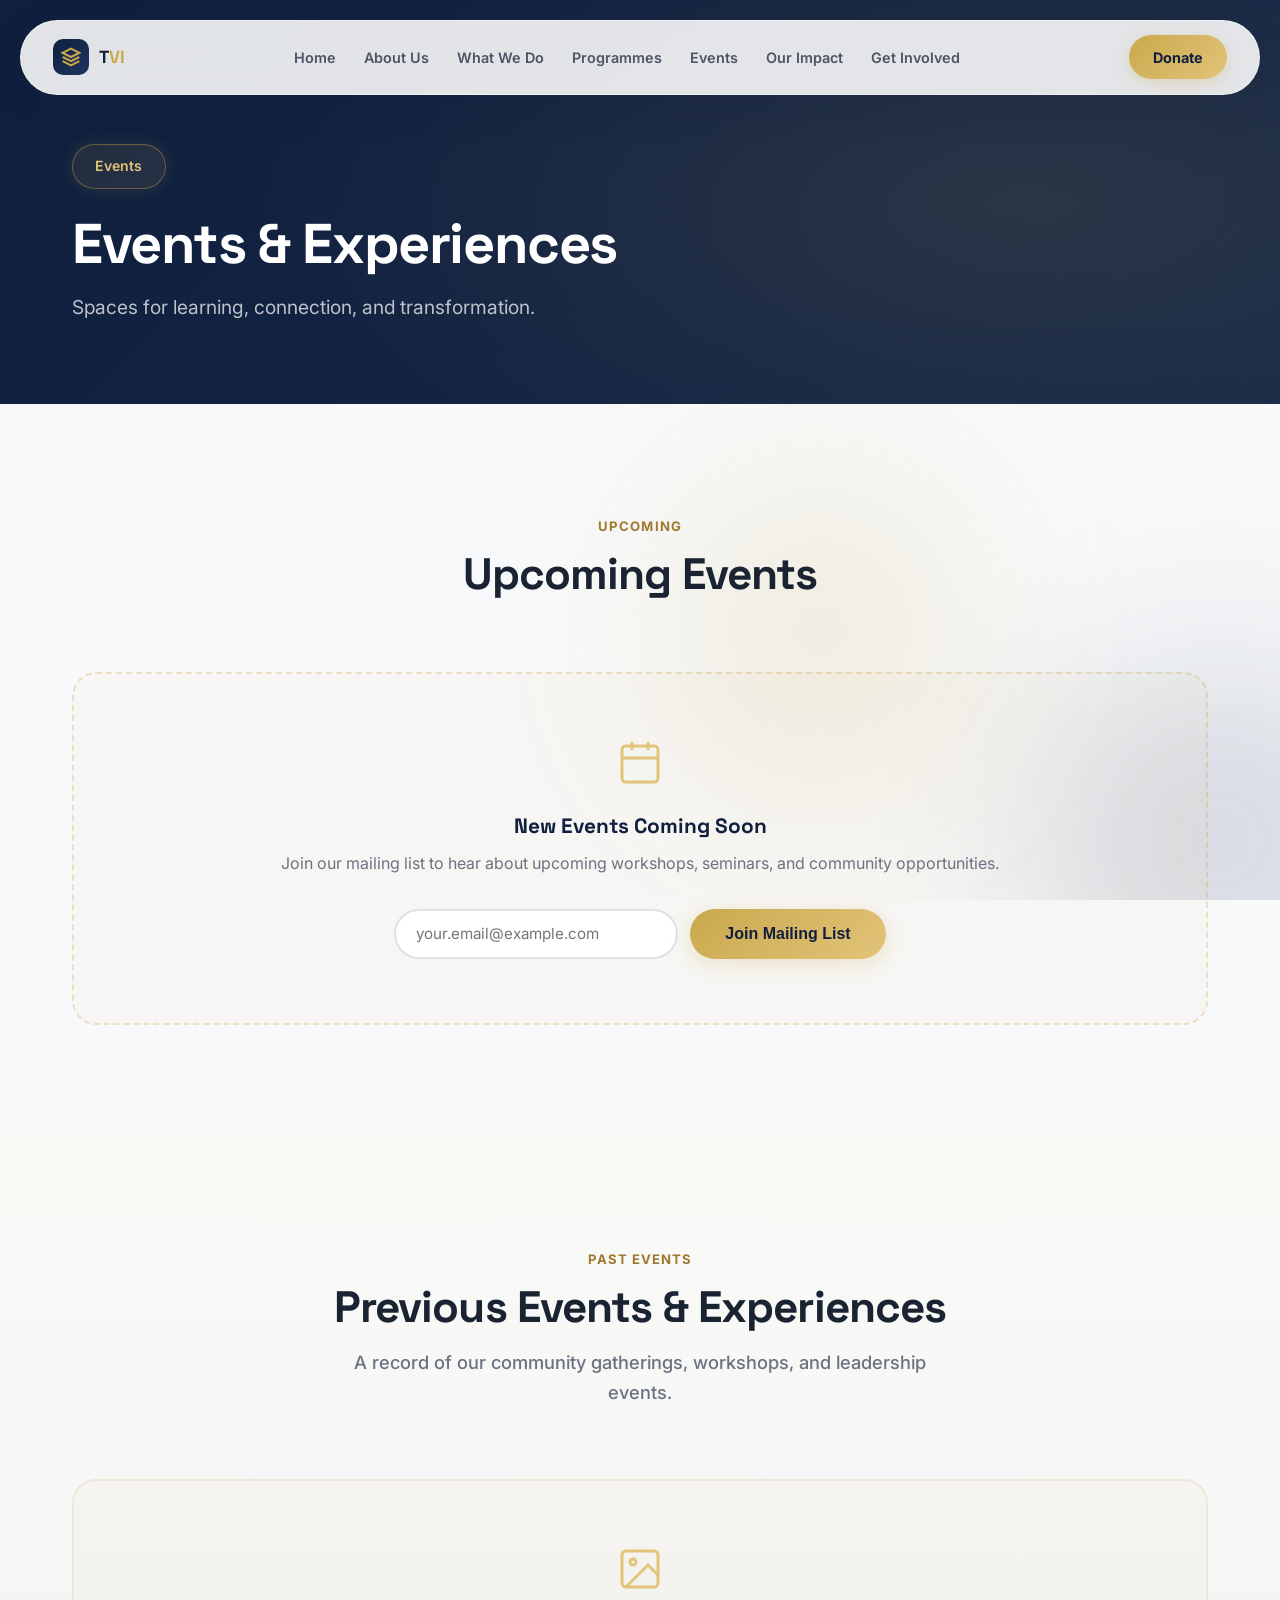
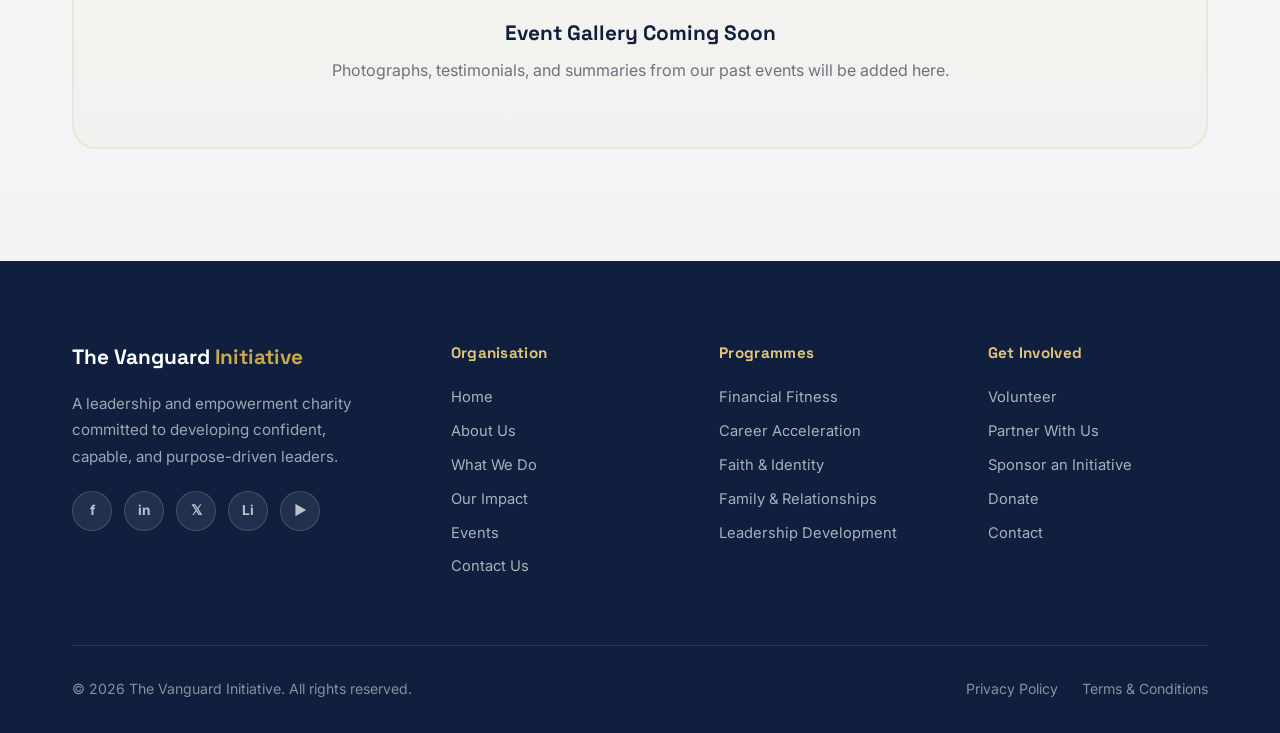
<file: events.html>
<!DOCTYPE html>
<html lang="en">
<head>
<meta charset="UTF-8"/>
<meta name="viewport" content="width=device-width, initial-scale=1, viewport-fit=cover"/>
<title>Events | The Vanguard Initiative</title>
<meta name="description" content="Upcoming and past TVI events — workshops, seminars, and community experiences."/>
<meta property="og:title" content="Events | The Vanguard Initiative"/>
<meta property="og:description" content="Upcoming and past TVI events — workshops, seminars, and community experiences."/>
<meta property="og:type" content="website"/>
<link rel="preconnect" href="https://fonts.googleapis.com"/>
<link href="https://fonts.googleapis.com/css2?family=Inter:wght@300;400;500;600;700;800;900&family=Space+Grotesk:wght@300;400;500;600;700&family=Playfair+Display:ital,wght@0,700;1,700&display=swap" rel="stylesheet"/>
<link rel="stylesheet" href="/assets/style.css"/>
</head>
<body>

<div class="animated-bg">
  <div class="glow-orb glow-orb-1"></div>
  <div class="glow-orb glow-orb-2"></div>
  <div class="glow-orb glow-orb-3"></div>
</div>

<!-- NAV -->
<nav class="nav-bar">
  <div class="nav-content">
    <a class="nav-logo" href="/">
      <div class="nav-logo-icon">
        <svg viewBox="0 0 24 24" fill="none" stroke="currentColor" stroke-width="2.5"><path d="M12 2L2 7l10 5 10-5-10-5z"/><path d="M2 17l10 5 10-5"/><path d="M2 12l10 5 10-5"/></svg>
      </div>
      <span class="nav-logo-text">T<span>VI</span></span>
    </a>
    <div class="nav-links" id="desktopNav">
      <a href="/">Home</a>
      <a href="/about.html">About Us</a>
      <a href="/what-we-do.html">What We Do</a>
      <a href="/programmes.html">Programmes</a>
      <a href="/events.html">Events</a>
      <a href="/impact.html">Our Impact</a>
      <a href="/get-involved.html">Get Involved</a>
    </div>
    <div style="display:flex;align-items:center;gap:0.75rem;">
      <a class="nav-donate" href="/donate.html">Donate</a>
      <button class="mobile-menu-btn" onclick="toggleMobileMenu()" aria-label="Menu">
        <svg id="menuIcon" viewBox="0 0 24 24" fill="none" stroke="currentColor" stroke-width="2.5"><line x1="3" y1="6" x2="21" y2="6"/><line x1="3" y1="12" x2="21" y2="12"/><line x1="3" y1="18" x2="21" y2="18"/></svg>
      </button>
    </div>
  </div>
  <div class="mobile-menu" id="mobileMenu">
    <a href="/">Home</a>
    <a href="/about.html">About Us</a>
    <a href="/what-we-do.html">What We Do</a>
    <a href="/programmes.html">Programmes</a>
    <a href="/events.html">Events</a>
    <a href="/impact.html">Our Impact</a>
    <a href="/get-involved.html">Get Involved</a>
    <a href="/contact.html">Contact Us</a>
    <a class="nav-donate" href="/donate.html">Donate</a>
  </div>
</nav>

<main>

  <div class="hero-inner">
    <div class="container">
      <div class="hero-inner-content">
        <div class="hero-badge" style="margin-bottom:1.5rem;">Events</div>
        <h1>Events &amp; Experiences</h1>
        <p>Spaces for learning, connection, and transformation.</p>
      </div>
    </div>
  </div>

  <section class="section">
    <div class="container">
      <div class="section-header">
        <span class="section-eyebrow">Upcoming</span>
        <h2 class="section-title">Upcoming Events</h2>
      </div>
      <div class="event-placeholder">
        <svg viewBox="0 0 24 24" fill="none" stroke="currentColor" stroke-width="1.5"><rect x="3" y="4" width="18" height="18" rx="2" ry="2"/><line x1="16" y1="2" x2="16" y2="6"/><line x1="8" y1="2" x2="8" y2="6"/><line x1="3" y1="10" x2="21" y2="10"/></svg>
        <h3>New Events Coming Soon</h3>
        <p>Join our mailing list to hear about upcoming workshops, seminars, and community opportunities.</p>
        <div style="margin-top:2rem;display:flex;gap:0.75rem;justify-content:center;flex-wrap:wrap;">
          <input type="email" placeholder="your.email@example.com" style="padding:0.8rem 1.25rem;border:2px solid var(--gray-200);border-radius:100px;font-size:0.95rem;outline:none;min-width:260px;font-family:'Inter',sans-serif;" id="eventEmail"/>
          <button class="btn-primary" onclick="joinMailingList()">Join Mailing List</button>
        </div>
        <p id="eventMailSuccess" style="display:none;color:var(--gold-dark);font-weight:600;margin-top:1rem;">✦ You're on the list! We'll be in touch.</p>
      </div>
    </div>
  </section>

  <section class="section section-alt">
    <div class="container">
      <div class="section-header">
        <span class="section-eyebrow">Past Events</span>
        <h2 class="section-title">Previous Events &amp; Experiences</h2>
        <p class="section-subtitle">A record of our community gatherings, workshops, and leadership events.</p>
      </div>
      <div class="event-placeholder" style="border-style:solid;border-color:rgba(201,168,76,0.15);">
        <svg viewBox="0 0 24 24" fill="none" stroke="currentColor" stroke-width="1.5"><rect x="3" y="3" width="18" height="18" rx="2" ry="2"/><circle cx="8.5" cy="8.5" r="1.5"/><polyline points="21 15 16 10 5 21"/></svg>
        <h3>Event Gallery Coming Soon</h3>
        <p>Photographs, testimonials, and summaries from our past events will be added here.</p>
      </div>
    </div>
  </section>

</main>

<!-- FOOTER IN HOME (shared via include trick) -->
</div>

<!-- ===== ABOUT ===== -->
<div class="page" id="page-about">
  <div class="hero-inner">
    <div class="container">
      <div class="hero-inner-content">
        <div class="hero-badge" style="margin-bottom:1.5rem;">Our Story</div>
        <h1>From Finding Purpose to Helping Others Discover Theirs.</h1>
        <p>The story behind The Vanguard Initiative is one of real experience, real transformation, and a real commitment to others.</p>
      </div>
    </div>
  </div>

  <section class="section">
    <div class="container-sm">
      <span class="section-eyebrow" style="display:block;margin-bottom:0.75rem;">The Founder's Journey</span>
      <h2 style="font-family:'Space Grotesk',sans-serif;font-size:2.4rem;font-weight:800;color:var(--navy);letter-spacing:-0.02em;margin-bottom:2rem;line-height:1.2;">A Vision Born From Experience</h2>
      <div style="font-size:1.07rem;color:var(--gray-700);line-height:1.95;">
        <p style="margin-bottom:1.25rem;">Growing up, I was always searching for who I was. On the outside, I came from a good home—loving parents, amazing siblings, and a strong foundation. But internally, there was a void. A deep sense of not fully knowing my identity or where I belonged. And because of that, I found myself looking for acceptance in places that could never truly give it.</p>
        <p style="margin-bottom:1.25rem;">I got involved with the wrong crowd—not because I was looking for trouble, but because I was looking for a place to fit in. That search led me down a path of poor decisions, which eventually resulted in my arrest and facing some very serious criminal charges. It was one of the most defining moments of my life. Not because of the situation itself, but because it forced me to confront the reality of where my life was heading.</p>
        <div class="pull-quote" style="margin:2rem 0;">"Environment matters. Influence matters. Identity matters."</div>
        <p style="margin-bottom:1.25rem;">And in that moment, something shifted. I realised that one of the biggest reasons I found myself in those situations was not just my choices—but what I had surrounded myself with.</p>
        <p style="margin-bottom:1.25rem;">There are many people today who feel that same void I once felt. They're searching for meaning, for purpose, for belonging. Some try to find it in their work, others in relationships, and unfortunately, many in the wrong environments or communities. I understand that journey—because I've lived it.</p>
        <div class="pull-quote" style="margin:2rem 0;">"The two most important days in your life are the day you are born and the day you find out why." — Mark Twain</div>
        <p style="margin-bottom:1.25rem;">I am grateful because I found my 'why.' And now, I have committed my life to helping others find theirs.</p>
        <p style="margin-bottom:1.25rem;">Out of this journey, I created youth-focused initiatives, including Leaders in Training (LIT)—a programme designed for young people aged 13–18. Through mentoring, retreats, character development, and hands-on projects, we helped young people understand what it truly means to lead. I also launched StayLIT, focused on university students—helping them stay grounded, focused, and connected to purpose during a critical stage of life.</p>
        <p>The Vanguard Initiative is the natural evolution of that work. It is built from real experiences, real lessons, and a real desire to see people not just succeed—but lead.</p>
      </div>
    </div>
  </section>

  <section class="section section-alt">
    <div class="container">
      <div class="cards-grid-2">
        <div class="glass-card" style="padding:3rem;border-radius:28px;border-left:4px solid var(--gold);">
          <div class="icon-box" style="margin-bottom:1.5rem;"><svg viewBox="0 0 24 24" fill="none" stroke="currentColor" stroke-width="2"><circle cx="12" cy="12" r="10"/><line x1="12" y1="8" x2="12" y2="12"/><line x1="12" y1="16" x2="12.01" y2="16"/></svg></div>
          <h3 style="font-family:'Space Grotesk',sans-serif;font-size:1.5rem;font-weight:800;color:var(--navy);margin-bottom:1rem;">Our Vision</h3>
          <p style="color:var(--gray-600);line-height:1.85;font-size:1.02rem;">To build a generation of individuals—particularly from underrepresented communities—who are equipped, empowered, and positioned at the forefront of influence across faith, finance, family, and career.</p>
        </div>
        <div class="glass-card" style="padding:3rem;border-radius:28px;border-left:4px solid var(--navy);">
          <div class="icon-box icon-box-navy" style="margin-bottom:1.5rem;"><svg viewBox="0 0 24 24" fill="none" stroke="currentColor" stroke-width="2"><path d="M12 22s8-4 8-10V5l-8-3-8 3v7c0 6 8 10 8 10z"/></svg></div>
          <h3 style="font-family:'Space Grotesk',sans-serif;font-size:1.5rem;font-weight:800;color:var(--navy);margin-bottom:1rem;">Our Mission</h3>
          <p style="color:var(--gray-600);line-height:1.85;font-size:1.02rem;">The Vanguard Initiative exists to equip individuals with the tools, knowledge, and confidence to excel in every area of life through transformative programmes, practical workshops, and strategic partnerships that drive long-term personal and community advancement.</p>
        </div>
      </div>
    </div>
  </section>

  <section class="section">
    <div class="container">
      <div class="section-header">
        <span class="section-eyebrow">Who We Serve</span>
        <h2 class="section-title">Built for Those Who Know There's More</h2>
        <p class="section-subtitle">"We exist for those who know there is more—but need the right environment, guidance, and structure to step into it."</p>
      </div>
      <div class="audience-grid">
        <div class="audience-card glass-card"><div class="audience-dot"></div><p>Young adults seeking direction and purpose.</p></div>
        <div class="audience-card glass-card"><div class="audience-dot"></div><p>Individuals looking to enter meaningful employment.</p></div>
        <div class="audience-card glass-card"><div class="audience-dot"></div><p>Professionals aiming to grow and scale their careers.</p></div>
        <div class="audience-card glass-card"><div class="audience-dot"></div><p>Those who desire personal and leadership development.</p></div>
        <div class="audience-card glass-card"><div class="audience-dot"></div><p>People from disadvantaged or underrepresented backgrounds.</p></div>
      </div>
    </div>
  </section>

  <section class="section section-alt">
    <div class="container">
      <div class="section-header">
        <span class="section-eyebrow">What We Stand For</span>
        <h2 class="section-title">Our Values</h2>
      </div>
      <div class="cards-grid-3">
        <div class="value-card glass-card">
          <div class="icon-box" style="margin:0 auto;"><svg viewBox="0 0 24 24" fill="none" stroke="currentColor" stroke-width="2"><polygon points="12 2 15.09 8.26 22 9.27 17 14.14 18.18 21.02 12 17.77 5.82 21.02 7 14.14 2 9.27 8.91 8.26 12 2"/></svg></div>
          <h3>Leadership</h3>
          <p>We don't just encourage participation—we develop leaders who take responsibility and shape their environments.</p>
        </div>
        <div class="value-card glass-card">
          <div class="icon-box" style="margin:0 auto;"><svg viewBox="0 0 24 24" fill="none" stroke="currentColor" stroke-width="2"><polyline points="20 6 9 17 4 12"/></svg></div>
          <h3>Excellence</h3>
          <p>We uphold high standards in everything we do, ensuring that those we serve are equipped to operate at the highest level.</p>
        </div>
        <div class="value-card glass-card">
          <div class="icon-box" style="margin:0 auto;"><svg viewBox="0 0 24 24" fill="none" stroke="currentColor" stroke-width="2"><path d="M22 11.08V12a10 10 0 1 1-5.93-9.14"/><polyline points="22 4 12 14.01 9 11.01"/></svg></div>
          <h3>Impact</h3>
          <p>Our focus is long-term transformation—creating change that extends beyond individuals into families and communities.</p>
        </div>
      </div>
    </div>
  </section>

  <section class="section">
    <div class="container">
      <div class="section-header">
        <span class="section-eyebrow">A Word From the Founder</span>
        <h2 class="section-title">Founder's Message</h2>
      </div>
      <div class="founder-wrap">
        <div class="founder-img">
          <div class="founder-img-inner">
            <span class="serif">Pastor Yemi<br>Adesanya</span>
            <p style="color:rgba(255,255,255,0.6);font-size:0.88rem;margin-top:0.5rem;">Founder, TVI</p>
          </div>
        </div>
        <div class="founder-msg">
          <blockquote>
            <p style="margin-bottom:1rem;">I didn't start The Vanguard Initiative from theory—I started it from experience. I know what it feels like to search for identity. To look for acceptance in the wrong places. To make decisions that could have defined the rest of your life. And I also know what it feels like to be given another chance—and to make that chance count.</p>
            <p style="margin-bottom:1rem;">This initiative is deeply personal to me. It represents everything I wish I had access to at certain stages of my life—guidance, structure, exposure, and the right voices speaking into my future.</p>
            <p style="margin-bottom:1rem;">I believe that many people are not lacking potential—they are lacking the right environment, the right information, and the right belief system. When those things align, everything changes.</p>
            <div class="pull-quote" style="margin:1.5rem 0;">My commitment is simple: To build people. To equip leaders. To raise pioneers.</div>
            <p>And I look forward to seeing what your journey becomes.</p>
          </blockquote>
          <p class="founder-sig">— Pastor Yemi Adesanya</p>
        </div>
      </div>
    </div>
  </section>
</div>

<!-- ===== WHAT WE DO ===== -->
<div class="page" id="page-whatwedo">
  <div class="hero-inner">
    <div class="container">
      <div class="hero-inner-content">
        <div class="hero-badge" style="margin-bottom:1.5rem;">Our Approach</div>
        <h1>How We Equip and Empower</h1>
        <p>A holistic approach to personal growth, leadership, and community advancement.</p>
      </div>
    </div>
  </div>

  <section class="section">
    <div class="container">
      <div class="section-header">
        <span class="section-eyebrow">The Journey</span>
        <h2 class="section-title">Our Development Journey</h2>
        <p class="section-subtitle">We believe true development involves the whole person. Here's how we structure the journey.</p>
      </div>
      <div class="glass-card" style="border-radius:28px;padding:3rem;">
        <div class="process-row">
          <div class="process-step">
            <span class="process-num">01</span>
            <h4>Discover</h4>
            <p>Understand identity, purpose, and potential.</p>
          </div>
          <div class="process-step">
            <span class="process-num">02</span>
            <h4>Develop</h4>
            <p>Build knowledge, skills, and mindset.</p>
          </div>
          <div class="process-step">
            <span class="process-num">03</span>
            <h4>Equip</h4>
            <p>Practical tools, workshops, and mentorship.</p>
          </div>
          <div class="process-step">
            <span class="process-num">04</span>
            <h4>Lead</h4>
            <p>Step into leadership with confidence.</p>
          </div>
          <div class="process-step">
            <span class="process-num">05</span>
            <h4>Impact</h4>
            <p>Create change in family and community.</p>
          </div>
        </div>
      </div>
    </div>
  </section>

  <section class="section section-alt">
    <div class="container">
      <div class="section-header">
        <span class="section-eyebrow">Core Pillars</span>
        <h2 class="section-title">Five Pillars of Transformation</h2>
      </div>
      <div style="display:flex;flex-direction:column;gap:3.5rem;">
        <div class="two-col">
          <div class="col-text">
            <div class="icon-box" style="margin-bottom:1.25rem;"><svg viewBox="0 0 24 24" fill="none" stroke="currentColor" stroke-width="2"><path d="M20.84 4.61a5.5 5.5 0 0 0-7.78 0L12 5.67l-1.06-1.06a5.5 5.5 0 0 0-7.78 7.78l1.06 1.06L12 21.23l7.78-7.78 1.06-1.06a5.5 5.5 0 0 0 0-7.78z"/></svg></div>
            <h2>Faith &amp; Identity</h2>
            <p>Helping individuals develop a clear sense of identity, purpose, and personal values. We explore what it means to know who you are and live intentionally from that place.</p>
            <a class="btn-primary" href="/programmes.html" style="margin-top:1rem;">Explore Programmes</a>
          </div>
          <div><div class="col-image-box"><div class="col-image-box-text"><span class="serif">"Know who you are."</span></div></div></div>
        </div>
        <div class="two-col reverse">
          <div class="col-text">
            <div class="icon-box" style="margin-bottom:1.25rem;"><svg viewBox="0 0 24 24" fill="none" stroke="currentColor" stroke-width="2"><line x1="12" y1="1" x2="12" y2="23"/><path d="M17 5H9.5a3.5 3.5 0 0 0 0 7h5a3.5 3.5 0 0 1 0 7H6"/></svg></div>
            <h2>Financial Empowerment</h2>
            <p>Equipping people with the knowledge to build wealth, manage money, and create financial stability—practically and sustainably.</p>
            <a class="btn-primary" href="/programmes.html" style="margin-top:1rem;">Explore Programmes</a>
          </div>
          <div class="col-image"><div class="col-image-box"><div class="col-image-box-text"><span class="serif">"Build for the future."</span></div></div></div>
        </div>
        <div class="two-col">
          <div class="col-text">
            <div class="icon-box" style="margin-bottom:1.25rem;"><svg viewBox="0 0 24 24" fill="none" stroke="currentColor" stroke-width="2"><rect x="2" y="7" width="20" height="14" rx="2"/><path d="M16 21V5a2 2 0 0 0-2-2h-4a2 2 0 0 0-2 2v16"/></svg></div>
            <h2>Career &amp; Enterprise</h2>
            <p>Supporting employability, career progression, and entrepreneurship—equipping individuals with the skills and exposure to move their careers forward.</p>
            <a class="btn-primary" href="/programmes.html" style="margin-top:1rem;">Explore Programmes</a>
          </div>
          <div><div class="col-image-box"><div class="col-image-box-text"><span class="serif">"Progress on purpose."</span></div></div></div>
        </div>
      </div>
    </div>
  </section>

  <section class="section">
    <div class="container">
      <div class="section-header">
        <span class="section-eyebrow">How We Deliver</span>
        <h2 class="section-title">Our Delivery Model</h2>
      </div>
      <div class="cards-grid-3">
        <div class="feature-card glass-card">
          <div class="icon-box"><svg viewBox="0 0 24 24" fill="none" stroke="currentColor" stroke-width="2"><rect x="3" y="4" width="18" height="18" rx="2" ry="2"/><line x1="16" y1="2" x2="16" y2="6"/><line x1="8" y1="2" x2="8" y2="6"/><line x1="3" y1="10" x2="21" y2="10"/></svg></div>
          <h3>Practical Workshops &amp; Seminars</h3>
          <p>Hands-on learning experiences that translate knowledge into practical action. Sessions are interactive, relevant, and designed to create immediate takeaways.</p>
        </div>
        <div class="feature-card glass-card">
          <div class="icon-box"><svg viewBox="0 0 24 24" fill="none" stroke="currentColor" stroke-width="2"><path d="M17 21v-2a4 4 0 0 0-4-4H5a4 4 0 0 0-4 4v2"/><circle cx="9" cy="7" r="4"/><path d="M23 21v-2a4 4 0 0 0-3-3.87"/><path d="M16 3.13a4 4 0 0 1 0 7.75"/></svg></div>
          <h3>Mentorship &amp; Personal Development</h3>
          <p>One-to-one and group mentoring that connects participants with experienced guides who support their growth journey over time.</p>
        </div>
        <div class="feature-card glass-card">
          <div class="icon-box"><svg viewBox="0 0 24 24" fill="none" stroke="currentColor" stroke-width="2"><path d="M18 8h1a4 4 0 0 1 0 8h-1"/><path d="M2 8h16v9a4 4 0 0 1-4 4H6a4 4 0 0 1-4-4V8z"/><line x1="6" y1="1" x2="6" y2="4"/><line x1="10" y1="1" x2="10" y2="4"/><line x1="14" y1="1" x2="14" y2="4"/></svg></div>
          <h3>Strategic Partnerships</h3>
          <p>Collaboration with organisations, institutions, and community bodies to widen reach, pool resources, and create sustainable impact.</p>
        </div>
      </div>
    </div>
  </section>
</div>

<!-- ===== PROGRAMMES ===== -->
<div class="page" id="page-programmes">
  <div class="hero-inner">
    <div class="container">
      <div class="hero-inner-content">
        <div class="hero-badge" style="margin-bottom:1.5rem;">EMERGE Series</div>
        <h1>The EMERGE Programme Series</h1>
        <p>Practical learning. Purposeful growth. Leadership for life. Each programme is designed to help individuals progress from where they are to where they want to be.</p>
      </div>
    </div>
  </div>

  <section class="section">
    <div class="container">
      <div class="cards-grid-2" id="programmeCards">
        <div class="programme-card glass-card">
          <div class="programme-header">
            <div class="icon-box icon-box-navy"><svg viewBox="0 0 24 24" fill="none" stroke="currentColor" stroke-width="2"><line x1="12" y1="1" x2="12" y2="23"/><path d="M17 5H9.5a3.5 3.5 0 0 0 0 7h5a3.5 3.5 0 0 1 0 7H6"/></svg></div>
            <h3>Emerge: Financial Fitness</h3>
          </div>
          <div class="programme-body">
            <p>Develop practical financial skills and the confidence to make informed financial decisions that create lasting stability.</p>
            <ul class="programme-outcomes">
              <li>Budgeting and money management</li>
              <li>Saving and financial planning</li>
              <li>Understanding debt and credit</li>
              <li>Building healthy financial habits</li>
            </ul>
            <button class="btn-primary" onclick="showEnquiryForm('Emerge: Financial Fitness')">Register Your Interest</button>
          </div>
        </div>
        <div class="programme-card glass-card">
          <div class="programme-header">
            <div class="icon-box icon-box-navy"><svg viewBox="0 0 24 24" fill="none" stroke="currentColor" stroke-width="2"><rect x="2" y="7" width="20" height="14" rx="2"/><path d="M16 21V5a2 2 0 0 0-2-2h-4a2 2 0 0 0-2 2v16"/></svg></div>
            <h3>Emerge: Career Acceleration</h3>
          </div>
          <div class="programme-body">
            <p>Prepare for meaningful employment, professional growth, and long-term career development in any field.</p>
            <ul class="programme-outcomes">
              <li>CV and interview preparation</li>
              <li>Workplace communication skills</li>
              <li>Professional development</li>
              <li>Career planning and networking</li>
            </ul>
            <button class="btn-primary" onclick="showEnquiryForm('Emerge: Career Acceleration')">Register Your Interest</button>
          </div>
        </div>
        <div class="programme-card glass-card">
          <div class="programme-header">
            <div class="icon-box icon-box-navy"><svg viewBox="0 0 24 24" fill="none" stroke="currentColor" stroke-width="2"><path d="M20.84 4.61a5.5 5.5 0 0 0-7.78 0L12 5.67l-1.06-1.06a5.5 5.5 0 0 0-7.78 7.78l1.06 1.06L12 21.23l7.78-7.78 1.06-1.06a5.5 5.5 0 0 0 0-7.78z"/></svg></div>
            <h3>Emerge: Faith &amp; Identity</h3>
          </div>
          <div class="programme-body">
            <p>Explore personal identity, values, purpose, and the role of faith in navigating everyday life with confidence.</p>
            <ul class="programme-outcomes">
              <li>Identity and self-awareness</li>
              <li>Purpose and personal values</li>
              <li>Building confidence and resilience</li>
              <li>Developing positive habits</li>
            </ul>
            <button class="btn-primary" onclick="showEnquiryForm('Emerge: Faith & Identity')">Register Your Interest</button>
          </div>
        </div>
        <div class="programme-card glass-card">
          <div class="programme-header">
            <div class="icon-box icon-box-navy"><svg viewBox="0 0 24 24" fill="none" stroke="currentColor" stroke-width="2"><path d="M17 21v-2a4 4 0 0 0-4-4H5a4 4 0 0 0-4 4v2"/><circle cx="9" cy="7" r="4"/><path d="M23 21v-2a4 4 0 0 0-3-3.87"/><path d="M16 3.13a4 4 0 0 1 0 7.75"/></svg></div>
            <h3>Emerge: Family &amp; Relationships</h3>
          </div>
          <div class="programme-body">
            <p>Build the knowledge and skills needed to nurture healthy relationships and create stronger family environments.</p>
            <ul class="programme-outcomes">
              <li>Effective communication</li>
              <li>Healthy boundaries</li>
              <li>Conflict resolution</li>
              <li>Family relationship dynamics</li>
            </ul>
            <button class="btn-primary" onclick="showEnquiryForm('Emerge: Family & Relationships')">Register Your Interest</button>
          </div>
        </div>
        <div class="programme-card glass-card" style="grid-column:span 1;">
          <div class="programme-header">
            <div class="icon-box icon-box-navy"><svg viewBox="0 0 24 24" fill="none" stroke="currentColor" stroke-width="2"><polygon points="12 2 15.09 8.26 22 9.27 17 14.14 18.18 21.02 12 17.77 5.82 21.02 7 14.14 2 9.27 8.91 8.26 12 2"/></svg></div>
            <h3>Emerge: Leadership Development</h3>
          </div>
          <div class="programme-body">
            <p>Build the character, confidence, and practical skills to lead effectively and make a lasting positive difference in your community.</p>
            <ul class="programme-outcomes">
              <li>Leadership fundamentals</li>
              <li>Decision-making and accountability</li>
              <li>Public speaking and communication</li>
              <li>Teamwork and community leadership</li>
            </ul>
            <button class="btn-primary" onclick="showEnquiryForm('Emerge: Leadership Development')">Register Your Interest</button>
          </div>
        </div>
      </div>

      <!-- Enquiry Form -->
      <div id="enquiryFormSection" style="display:none;margin-top:4rem;">
        <div class="form-wrap glass-card" style="max-width:700px;margin:0 auto;">
          <h3 style="font-family:'Space Grotesk',sans-serif;font-size:1.75rem;font-weight:800;color:var(--navy);margin-bottom:0.5rem;">Register Your Interest</h3>
          <p style="color:var(--gray-600);margin-bottom:2rem;">Complete the form below and a member of our team will be in touch with programme details.</p>
          <div id="programmeFormContent">
            <div class="form-group">
              <label>Full Name *</label>
              <input type="text" id="pFullName" placeholder="Your full name"/>
            </div>
            <div class="form-row">
              <div class="form-group">
                <label>Email Address *</label>
                <input type="email" id="pEmail" placeholder="your.email@example.com"/>
              </div>
              <div class="form-group">
                <label>Phone Number</label>
                <input type="tel" id="pPhone" placeholder="+44 7000 000000"/>
              </div>
            </div>
            <div class="form-group">
              <label>Programme of Interest *</label>
              <select id="pProgramme">
                <option value="">Select a programme</option>
                <option>Emerge: Financial Fitness</option>
                <option>Emerge: Career Acceleration</option>
                <option>Emerge: Faith &amp; Identity</option>
                <option>Emerge: Family &amp; Relationships</option>
                <option>Emerge: Leadership Development</option>
              </select>
            </div>
            <div class="form-group">
              <label>Short Message</label>
              <textarea id="pMessage" placeholder="Tell us a little about yourself and why you're interested in this programme..."></textarea>
            </div>
            <div style="display:flex;gap:1rem;flex-wrap:wrap;">
              <button class="btn-primary" onclick="submitProgrammeForm()">Submit Enquiry</button>
              <button class="btn-secondary" onclick="hideEnquiryForm()">Cancel</button>
            </div>
          </div>
          <div class="form-success" id="programmeFormSuccess">
            <span class="check">✦</span>
            <h3>Enquiry Received</h3>
            <p>Thank you for your interest. A member of the TVI team will be in touch with programme information shortly.</p>
          </div>
        </div>
      </div>
    </div>
  </section>
</div>

<!-- ===== GET INVOLVED ===== -->
<div class="page" id="page-getinvolved">
  <div class="hero-inner">
    <div class="container">
      <div class="hero-inner-content">
        <div class="hero-badge" style="margin-bottom:1.5rem;">Get Involved</div>
        <h1>Be Part of the Movement</h1>
        <p>Your time, skills, resources, and partnerships can help equip the next generation of leaders.</p>
      </div>
    </div>
  </div>

  <section class="section">
    <div class="container">
      <div class="cards-grid-2">
        <div class="involve-card glass-card">
          <div class="icon-box"><svg viewBox="0 0 24 24" fill="none" stroke="currentColor" stroke-width="2"><path d="M22 10v6M2 10l10-5 10 5-10 5z"/><path d="M6 12v5c3 3 9 3 12 0v-5"/></svg></div>
          <h3>Join a Programme</h3>
          <p>Take part in one of our structured development programmes and begin your journey towards personal and professional growth.</p>
          <a class="btn-primary" href="/programmes.html">Explore Programmes</a>
        </div>
        <div class="involve-card glass-card">
          <div class="icon-box"><svg viewBox="0 0 24 24" fill="none" stroke="currentColor" stroke-width="2"><path d="M17 21v-2a4 4 0 0 0-4-4H5a4 4 0 0 0-4 4v2"/><circle cx="9" cy="7" r="4"/><path d="M23 21v-2a4 4 0 0 0-3-3.87"/><path d="M16 3.13a4 4 0 0 1 0 7.75"/></svg></div>
          <h3>Volunteer</h3>
          <p>Share your time, talents, and experience to support our programmes and help create opportunities for others to grow.</p>
          <a class="btn-primary" href="#involveForm" onclick="setInvolveType('Volunteer')">Become a Volunteer</a>
        </div>
        <div class="involve-card glass-card">
          <div class="icon-box"><svg viewBox="0 0 24 24" fill="none" stroke="currentColor" stroke-width="2"><rect x="2" y="3" width="20" height="14" rx="2"/><path d="M8 21h8M12 17v4"/></svg></div>
          <h3>Partner With Us</h3>
          <p>Collaborate with us as an organisation, expert, or institution to expand opportunities and deliver meaningful community initiatives.</p>
          <a class="btn-primary" href="#involveForm" onclick="setInvolveType('Partner')">Become a Partner</a>
        </div>
        <div class="involve-card glass-card">
          <div class="icon-box"><svg viewBox="0 0 24 24" fill="none" stroke="currentColor" stroke-width="2"><path d="M12 22s8-4 8-10V5l-8-3-8 3v7c0 6 8 10 8 10z"/></svg></div>
          <h3>Sponsor an Initiative</h3>
          <p>Help us extend our reach, deliver programmes, and make development opportunities accessible to more communities.</p>
          <a class="btn-primary" href="#involveForm" onclick="setInvolveType('Sponsor')">Sponsor a Programme</a>
        </div>
      </div>
    </div>
  </section>

  <section class="section section-alt" id="involveForm">
    <div class="container-sm">
      <div class="section-header">
        <span class="section-eyebrow">Get In Touch</span>
        <h2 class="section-title">Volunteer, Partner &amp; Sponsor Enquiries</h2>
      </div>
      <div class="form-wrap glass-card" id="involveFormContent">
        <div class="form-group">
          <label>Enquiry Type *</label>
          <select id="involveType">
            <option value="">Select enquiry type</option>
            <option value="Volunteer">Volunteer</option>
            <option value="Partner">Partner</option>
            <option value="Sponsor">Sponsor</option>
          </select>
        </div>
        <div class="form-row">
          <div class="form-group">
            <label>Full Name *</label>
            <input type="text" id="iName" placeholder="Your full name"/>
          </div>
          <div class="form-group">
            <label>Email Address *</label>
            <input type="email" id="iEmail" placeholder="your.email@example.com"/>
          </div>
        </div>
        <div class="form-row">
          <div class="form-group">
            <label>Phone Number</label>
            <input type="tel" id="iPhone" placeholder="+44 7000 000000"/>
          </div>
          <div class="form-group">
            <label>Organisation (Optional)</label>
            <input type="text" id="iOrg" placeholder="Your organisation name"/>
          </div>
        </div>
        <div class="form-group">
          <label>Area of Interest</label>
          <input type="text" id="iArea" placeholder="e.g. Workshop facilitation, financial mentoring, event support…"/>
        </div>
        <div class="form-group">
          <label>Relevant Skills or Experience</label>
          <textarea id="iSkills" placeholder="Tell us about relevant experience or skills you bring…" style="min-height:100px;"></textarea>
        </div>
        <div class="form-group">
          <label>Message</label>
          <textarea id="iMessage" placeholder="Any additional details you'd like to share…"></textarea>
        </div>
        <button class="btn-primary" onclick="submitInvolveForm()">Send Enquiry</button>
      </div>
      <div class="form-success" id="involveFormSuccess">
        <span class="check">✦</span>
        <h3>Thank You for Reaching Out</h3>
        <p>Your enquiry has been received. A member of the TVI team will be in touch with you soon.</p>
      </div>
    </div>
  </section>
</div>

<!-- ===== EVENTS ===== -->
<div class="page" id="page-events">
  <div class="hero-inner">
    <div class="container">
      <div class="hero-inner-content">
        <div class="hero-badge" style="margin-bottom:1.5rem;">Events</div>
        <h1>Events &amp; Experiences</h1>
        <p>Spaces for learning, connection, and transformation.</p>
      </div>
    </div>
  </div>

  <section class="section">
    <div class="container">
      <div class="section-header">
        <span class="section-eyebrow">Upcoming</span>
        <h2 class="section-title">Upcoming Events</h2>
      </div>
      <div class="event-placeholder">
        <svg viewBox="0 0 24 24" fill="none" stroke="currentColor" stroke-width="1.5"><rect x="3" y="4" width="18" height="18" rx="2" ry="2"/><line x1="16" y1="2" x2="16" y2="6"/><line x1="8" y1="2" x2="8" y2="6"/><line x1="3" y1="10" x2="21" y2="10"/></svg>
        <h3>New Events Coming Soon</h3>
        <p>Join our mailing list to hear about upcoming workshops, seminars, and community opportunities.</p>
        <div style="margin-top:2rem;display:flex;gap:0.75rem;justify-content:center;flex-wrap:wrap;">
          <input type="email" placeholder="your.email@example.com" style="padding:0.8rem 1.25rem;border:2px solid var(--gray-200);border-radius:100px;font-size:0.95rem;outline:none;min-width:260px;font-family:'Inter',sans-serif;" id="eventEmail"/>
          <button class="btn-primary" onclick="joinMailingList()">Join Mailing List</button>
        </div>
        <p id="eventMailSuccess" style="display:none;color:var(--gold-dark);font-weight:600;margin-top:1rem;">✦ You're on the list! We'll be in touch.</p>
      </div>
    </div>
  </section>

  <section class="section section-alt">
    <div class="container">
      <div class="section-header">
        <span class="section-eyebrow">Past Events</span>
        <h2 class="section-title">Previous Events &amp; Experiences</h2>
        <p class="section-subtitle">A record of our community gatherings, workshops, and leadership events.</p>
      </div>
      <div class="event-placeholder" style="border-style:solid;border-color:rgba(201,168,76,0.15);">
        <svg viewBox="0 0 24 24" fill="none" stroke="currentColor" stroke-width="1.5"><rect x="3" y="3" width="18" height="18" rx="2" ry="2"/><circle cx="8.5" cy="8.5" r="1.5"/><polyline points="21 15 16 10 5 21"/></svg>
        <h3>Event Gallery Coming Soon</h3>
        <p>Photographs, testimonials, and summaries from our past events will be added here.</p>
      </div>
    </div>
  </section>
</div>

<!-- ===== IMPACT ===== -->
<div class="page" id="page-impact">
  <div class="hero-inner">
    <div class="container">
      <div class="hero-inner-content">
        <div class="hero-badge" style="margin-bottom:1.5rem;">Our Impact</div>
        <h1>Creating Change That Lasts</h1>
        <p>Every person equipped is an opportunity for a family and community to grow.</p>
      </div>
    </div>
  </div>

  <section class="section section-navy">
    <div class="container">
      <div class="section-header">
        <span class="section-eyebrow" style="color:var(--gold-light);">Numbers</span>
        <h2 class="section-title">Our Impact at a Glance</h2>
        <p class="section-subtitle" style="color:rgba(255,255,255,0.6);font-style:italic;">Figures will be updated as verified data becomes available.</p>
      </div>
      <div class="stats-row">
        <div class="stat-box glass-card" style="background:rgba(255,255,255,0.07);border:1px solid rgba(255,255,255,0.12);">
          <span class="impact-num">—</span>
          <span class="impact-label">Participants Supported</span>
          <span class="impact-placeholder">Placeholder — to be updated</span>
        </div>
        <div class="stat-box glass-card" style="background:rgba(255,255,255,0.07);border:1px solid rgba(255,255,255,0.12);">
          <span class="impact-num">—</span>
          <span class="impact-label">Programmes Delivered</span>
          <span class="impact-placeholder">Placeholder — to be updated</span>
        </div>
        <div class="stat-box glass-card" style="background:rgba(255,255,255,0.07);border:1px solid rgba(255,255,255,0.12);">
          <span class="impact-num">—</span>
          <span class="impact-label">Volunteers Engaged</span>
          <span class="impact-placeholder">Placeholder — to be updated</span>
        </div>
        <div class="stat-box glass-card" style="background:rgba(255,255,255,0.07);border:1px solid rgba(255,255,255,0.12);">
          <span class="impact-num">—</span>
          <span class="impact-label">Communities Reached</span>
          <span class="impact-placeholder">Placeholder — to be updated</span>
        </div>
        <div class="stat-box glass-card" style="background:rgba(255,255,255,0.07);border:1px solid rgba(255,255,255,0.12);">
          <span class="impact-num">—</span>
          <span class="impact-label">Partnerships Established</span>
          <span class="impact-placeholder">Placeholder — to be updated</span>
        </div>
      </div>
    </div>
  </section>

  <section class="section">
    <div class="container">
      <div class="section-header">
        <span class="section-eyebrow">Three Areas</span>
        <h2 class="section-title">Our Impact Approach</h2>
      </div>
      <div class="cards-grid-3">
        <div class="feature-card glass-card">
          <div class="icon-box"><svg viewBox="0 0 24 24" fill="none" stroke="currentColor" stroke-width="2"><polygon points="12 2 15.09 8.26 22 9.27 17 14.14 18.18 21.02 12 17.77 5.82 21.02 7 14.14 2 9.27 8.91 8.26 12 2"/></svg></div>
          <h3>Personal Development &amp; Leadership</h3>
          <p>Building the confidence, skills, and character to lead in every area of life. We measure growth in identity, purpose, and decision-making.</p>
        </div>
        <div class="feature-card glass-card">
          <div class="icon-box"><svg viewBox="0 0 24 24" fill="none" stroke="currentColor" stroke-width="2"><line x1="12" y1="1" x2="12" y2="23"/><path d="M17 5H9.5a3.5 3.5 0 0 0 0 7h5a3.5 3.5 0 0 1 0 7H6"/></svg></div>
          <h3>Career &amp; Financial Empowerment</h3>
          <p>Equipping individuals to access meaningful employment, build financial stability, and make long-term progress in their careers.</p>
        </div>
        <div class="feature-card glass-card">
          <div class="icon-box"><svg viewBox="0 0 24 24" fill="none" stroke="currentColor" stroke-width="2"><path d="M17 21v-2a4 4 0 0 0-4-4H5a4 4 0 0 0-4 4v2"/><circle cx="9" cy="7" r="4"/><path d="M23 21v-2a4 4 0 0 0-3-3.87"/><path d="M16 3.13a4 4 0 0 1 0 7.75"/></svg></div>
          <h3>Community Engagement &amp; Advancement</h3>
          <p>Creating ripple effects that extend from the individual into their family, network, and wider community.</p>
        </div>
      </div>
    </div>
  </section>

  <section class="section section-alt">
    <div class="container">
      <div class="section-header">
        <span class="section-eyebrow">Stories</span>
        <h2 class="section-title">Transformation Stories</h2>
        <p class="section-subtitle">Real accounts from people who have been part of the TVI journey.</p>
      </div>
      <div class="cards-grid-3">
        <div class="testimonial-card glass-card" style="opacity:0.7;">
          <span class="quote-mark">"</span>
          <p class="testimonial-text" style="color:var(--gray-400);font-style:normal;">Participant story coming soon. Genuine testimonials will be added as they are gathered from programme participants.</p>
          <div class="testimonial-author">
            <div class="author-avatar">?</div>
            <div><p class="author-name">Participant Name</p><p class="author-role">Programme, Year</p></div>
          </div>
        </div>
        <div class="testimonial-card glass-card" style="opacity:0.7;">
          <span class="quote-mark">"</span>
          <p class="testimonial-text" style="color:var(--gray-400);font-style:normal;">Participant story coming soon. Genuine testimonials will be added as they are gathered from programme participants.</p>
          <div class="testimonial-author">
            <div class="author-avatar">?</div>
            <div><p class="author-name">Participant Name</p><p class="author-role">Programme, Year</p></div>
          </div>
        </div>
        <div class="testimonial-card glass-card" style="opacity:0.7;">
          <span class="quote-mark">"</span>
          <p class="testimonial-text" style="color:var(--gray-400);font-style:normal;">Participant story coming soon. Genuine testimonials will be added as they are gathered from programme participants.</p>
          <div class="testimonial-author">
            <div class="author-avatar">?</div>
            <div><p class="author-name">Participant Name</p><p class="author-role">Programme, Year</p></div>
          </div>
        </div>
      </div>
    </div>
  </section>
</div>

<!-- ===== DONATE ===== -->
<div class="page" id="page-donate">
  <div class="hero-inner">
    <div class="container">
      <div class="hero-inner-content">
        <div class="hero-badge" style="margin-bottom:1.5rem;">Support TVI</div>
        <h1>Support the Vision</h1>
        <p>Help us build people, equip leaders, and raise pioneers.</p>
      </div>
    </div>
  </div>

  <section class="section">
    <div class="container">
      <div class="two-col">
        <div class="col-text">
          <span class="section-eyebrow">Why Your Support Matters</span>
          <h2>Your Support Creates Real Change</h2>
          <p>Your support helps us deliver life-changing programmes, reach underserved communities, and create opportunities for future leaders. Every contribution goes towards creating lasting impact.</p>
          <div class="cards-grid-3" style="grid-template-columns:1fr;gap:1.25rem;margin-top:2rem;">
            <div class="audience-card glass-card"><div class="audience-dot"></div><p>Delivering transformative leadership and empowerment programmes.</p></div>
            <div class="audience-card glass-card"><div class="audience-dot"></div><p>Reaching underserved and disadvantaged communities.</p></div>
            <div class="audience-card glass-card"><div class="audience-dot"></div><p>Developing and equipping the next generation of leaders.</p></div>
          </div>
        </div>
        <div>
          <div class="form-wrap glass-card" id="donateFormContent">
            <h3 style="font-family:'Space Grotesk',sans-serif;font-size:1.5rem;font-weight:800;color:var(--navy);margin-bottom:1.5rem;">Make a Donation</h3>
            <div class="donation-type">
              <button class="type-btn active" onclick="setDonationType('one-time',this)">One-time</button>
              <button class="type-btn" onclick="setDonationType('monthly',this)">Monthly</button>
            </div>
            <p style="font-size:0.88rem;font-weight:600;color:var(--gray-700);margin-bottom:0.75rem;">Select an amount</p>
            <div class="donation-amounts">
              <button class="amount-btn active" onclick="setAmount('£10',this)">£10</button>
              <button class="amount-btn" onclick="setAmount('£25',this)">£25</button>
              <button class="amount-btn" onclick="setAmount('£50',this)">£50</button>
              <button class="amount-btn" onclick="setAmount('£100',this)">£100</button>
              <button class="amount-btn" onclick="setAmount('£250',this)">£250</button>
            </div>
            <div class="form-group">
              <label>Or enter your own amount</label>
              <input type="text" id="customAmount" placeholder="£ Other amount"/>
            </div>
            <div class="form-row">
              <div class="form-group">
                <label>Full Name *</label>
                <input type="text" id="donorName" placeholder="Your full name"/>
              </div>
              <div class="form-group">
                <label>Email Address *</label>
                <input type="email" id="donorEmail" placeholder="your.email@example.com"/>
              </div>
            </div>
            <div class="form-group">
              <label>Message (Optional)</label>
              <textarea id="donorMessage" placeholder="Any message you'd like to include…" style="min-height:90px;"></textarea>
            </div>
            <div style="display:flex;align-items:center;gap:0.6rem;margin-bottom:1.25rem;">
              <input type="checkbox" id="anonymous" style="width:16px;height:16px;accent-color:var(--gold);"/>
              <label for="anonymous" style="margin:0;font-size:0.92rem;color:var(--gray-700);">Make this donation anonymous</label>
            </div>
            <div class="payment-note">
              <strong style="color:var(--navy);">Payment details coming soon.</strong> TVI's payment provider is being configured. Bank details or an online payment link will be added here once set up and tested. Please <a href="/contact.html" style="color:var(--gold-dark);">contact us</a> if you would like to discuss donating in the meantime.
            </div>
            <button class="btn-primary" style="width:100%;justify-content:center;margin-top:1.25rem;opacity:0.65;cursor:not-allowed;" disabled>Secure Payment — Coming Soon</button>
            <p style="font-size:0.8rem;color:var(--gray-600);margin-top:1rem;line-height:1.6;">Your personal data is handled in accordance with TVI's Privacy Policy. We will not share your details with third parties without your consent.</p>
          </div>
        </div>
      </div>
    </div>
  </section>
</div>

<!-- ===== CONTACT ===== -->
<div class="page" id="page-contact">
  <div class="hero-inner">
    <div class="container">
      <div class="hero-inner-content">
        <div class="hero-badge" style="margin-bottom:1.5rem;">Contact</div>
        <h1>Let's Start a Conversation</h1>
        <p>Have a question, want to get involved, or interested in working with us? We'd love to hear from you.</p>
      </div>
    </div>
  </div>

  <section class="section">
    <div class="container">
      <div class="two-col">
        <div>
          <span class="section-eyebrow">Contact Information</span>
          <h2 style="font-family:'Space Grotesk',sans-serif;font-size:2rem;font-weight:800;color:var(--navy);margin:0.75rem 0 2rem;line-height:1.2;">Get in Touch</h2>
          <div style="display:flex;flex-direction:column;gap:1.5rem;">
            <div class="audience-card glass-card" style="align-items:center;">
              <div class="icon-box" style="flex-shrink:0;"><svg viewBox="0 0 24 24" fill="none" stroke="currentColor" stroke-width="2"><path d="M4 4h16c1.1 0 2 .9 2 2v12c0 1.1-.9 2-2 2H4c-1.1 0-2-.9-2-2V6c0-1.1.9-2 2-2z"/><polyline points="22,6 12,13 2,6"/></svg></div>
              <div><p style="font-weight:700;color:var(--navy);margin-bottom:0.2rem;">Email</p><p style="color:var(--gray-600);font-size:0.95rem;">[Email address to be added]</p></div>
            </div>
            <div class="audience-card glass-card" style="align-items:center;">
              <div class="icon-box" style="flex-shrink:0;"><svg viewBox="0 0 24 24" fill="none" stroke="currentColor" stroke-width="2"><path d="M22 16.92v3a2 2 0 0 1-2.18 2 19.79 19.79 0 0 1-8.63-3.07A19.5 19.5 0 0 1 4.69 13.1 19.79 19.79 0 0 1 1.61 4.5 2 2 0 0 1 3.6 2.28h3a2 2 0 0 1 2 1.72c.127.96.361 1.903.7 2.81a2 2 0 0 1-.45 2.11L7.91 9.91a16 16 0 0 0 6.29 6.29l.95-.95a2 2 0 0 1 2.11-.45c.907.339 1.85.573 2.81.7A2 2 0 0 1 22 16.92z"/></svg></div>
              <div><p style="font-weight:700;color:var(--navy);margin-bottom:0.2rem;">Phone</p><p style="color:var(--gray-600);font-size:0.95rem;">[Phone number to be added]</p></div>
            </div>
            <div class="audience-card glass-card" style="align-items:center;">
              <div class="icon-box" style="flex-shrink:0;"><svg viewBox="0 0 24 24" fill="none" stroke="currentColor" stroke-width="2"><path d="M21 10c0 7-9 13-9 13s-9-6-9-13a9 9 0 0 1 18 0z"/><circle cx="12" cy="10" r="3"/></svg></div>
              <div><p style="font-weight:700;color:var(--navy);margin-bottom:0.2rem;">Address</p><p style="color:var(--gray-600);font-size:0.95rem;">[Office address to be added]</p></div>
            </div>
          </div>
          <div style="margin-top:2rem;">
            <p style="font-weight:700;color:var(--navy);margin-bottom:1rem;">Follow TVI</p>
            <div class="footer-social">
              <a class="social-icon" href="#" title="Facebook">f</a>
              <a class="social-icon" href="#" title="Instagram">in</a>
              <a class="social-icon" href="#" title="Twitter / X">𝕏</a>
              <a class="social-icon" href="#" title="LinkedIn">Li</a>
              <a class="social-icon" href="#" title="YouTube">▶</a>
            </div>
          </div>
        </div>
        <div>
          <div class="form-wrap glass-card" id="contactFormContent">
            <h3 style="font-family:'Space Grotesk',sans-serif;font-size:1.5rem;font-weight:800;color:var(--navy);margin-bottom:1.5rem;">Send a Message</h3>
            <div class="form-row">
              <div class="form-group">
                <label>Full Name *</label>
                <input type="text" id="cName" placeholder="Your full name"/>
              </div>
              <div class="form-group">
                <label>Email Address *</label>
                <input type="email" id="cEmail" placeholder="your.email@example.com"/>
              </div>
            </div>
            <div class="form-group">
              <label>Phone Number (Optional)</label>
              <input type="tel" id="cPhone" placeholder="+44 7000 000000"/>
            </div>
            <div class="form-group">
              <label>Subject *</label>
              <input type="text" id="cSubject" placeholder="What is your message about?"/>
            </div>
            <div class="form-group">
              <label>Message *</label>
              <textarea id="cMessage" placeholder="Your message…"></textarea>
            </div>
            <button class="btn-primary" onclick="submitContactForm()">Send Message</button>
          </div>
          <div class="form-success" id="contactFormSuccess">
            <span class="check">✦</span>
            <h3>Message Sent</h3>
            <p>Thank you for getting in touch. A member of the TVI team will respond to your message shortly.</p>
          </div>
        </div>
      </div>
    </div>
  </section>
</div>

<!-- FOOTER (shown on all pages) -->
<footer class="footer" id="siteFooter">
  <div class="container">
    <div class="footer-grid">
      <div class="footer-brand">
        <div class="footer-logo">The Vanguard <span>Initiative</span></div>
        <p>A leadership and empowerment charity committed to developing confident, capable, and purpose-driven leaders.</p>
        <div class="footer-social">
          <a class="social-icon" href="#" title="Facebook">f</a>
          <a class="social-icon" href="#" title="Instagram">in</a>
          <a class="social-icon" href="#" title="Twitter">𝕏</a>
          <a class="social-icon" href="#" title="LinkedIn">Li</a>
          <a class="social-icon" href="#" title="YouTube">▶</a>
        </div>
      </div>
      <div class="footer-col">
        <h4>Organisation</h4>
        <a href="/">Home</a>
        <a href="/about.html">About Us</a>
        <a href="/what-we-do.html">What We Do</a>
        <a href="/impact.html">Our Impact</a>
        <a href="/events.html">Events</a>
        <a href="/contact.html">Contact Us</a>
      </div>
      <div class="footer-col">
        <h4>Programmes</h4>
        <a href="/programmes.html">Financial Fitness</a>
        <a href="/programmes.html">Career Acceleration</a>
        <a href="/programmes.html">Faith &amp; Identity</a>
        <a href="/programmes.html">Family &amp; Relationships</a>
        <a href="/programmes.html">Leadership Development</a>
      </div>
      <div class="footer-col">
        <h4>Get Involved</h4>
        <a href="/get-involved.html">Volunteer</a>
        <a href="/get-involved.html">Partner With Us</a>
        <a href="/get-involved.html">Sponsor an Initiative</a>
        <a href="/donate.html">Donate</a>
        <a href="/contact.html">Contact</a>
      </div>
    </div>
    <div class="footer-bottom">
      <p>© <span id="footerYear"></span> The Vanguard Initiative. All rights reserved.</p>
      <div class="footer-bottom-links">
        <a href="/privacy.html">Privacy Policy</a>
        <a href="/terms.html">Terms &amp; Conditions</a>
      </div>
    </div>
  </div>
</footer>

<script src="/assets/main.js"></script>
</body>
</html>
</file>
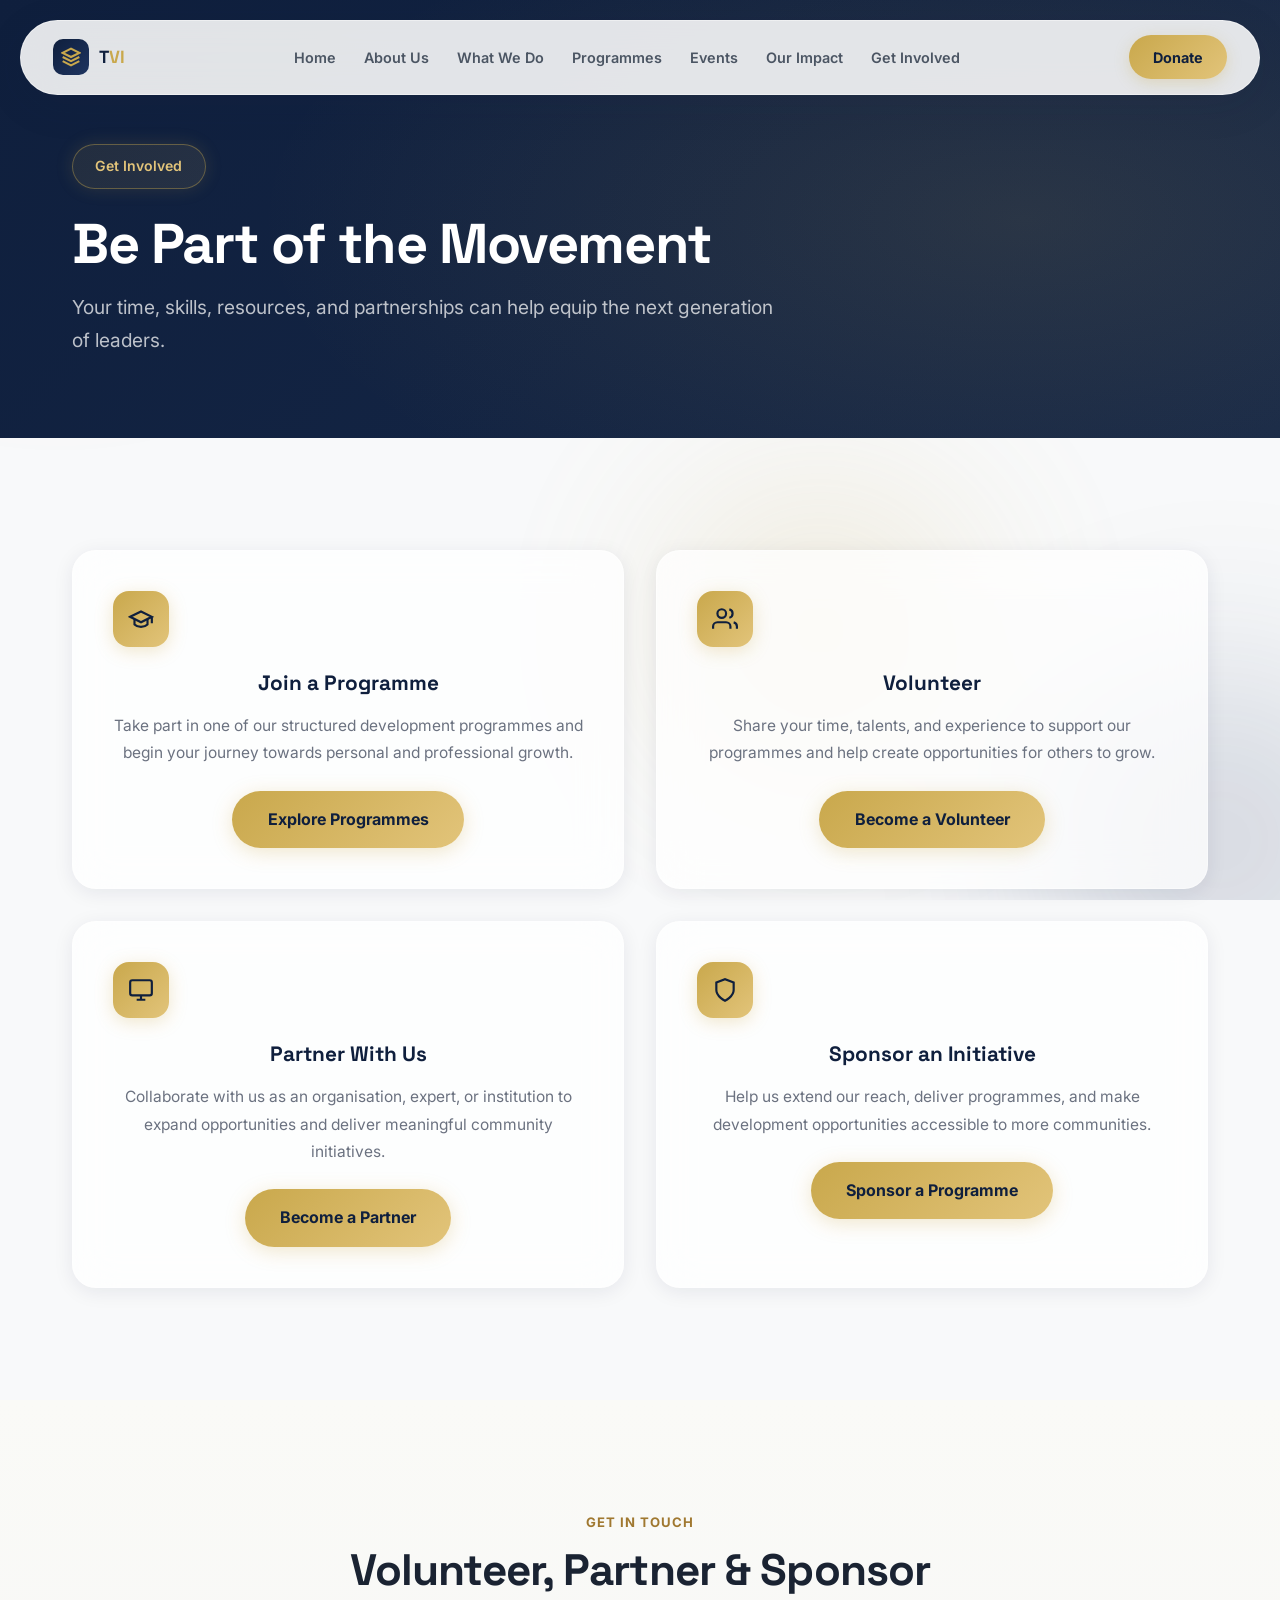
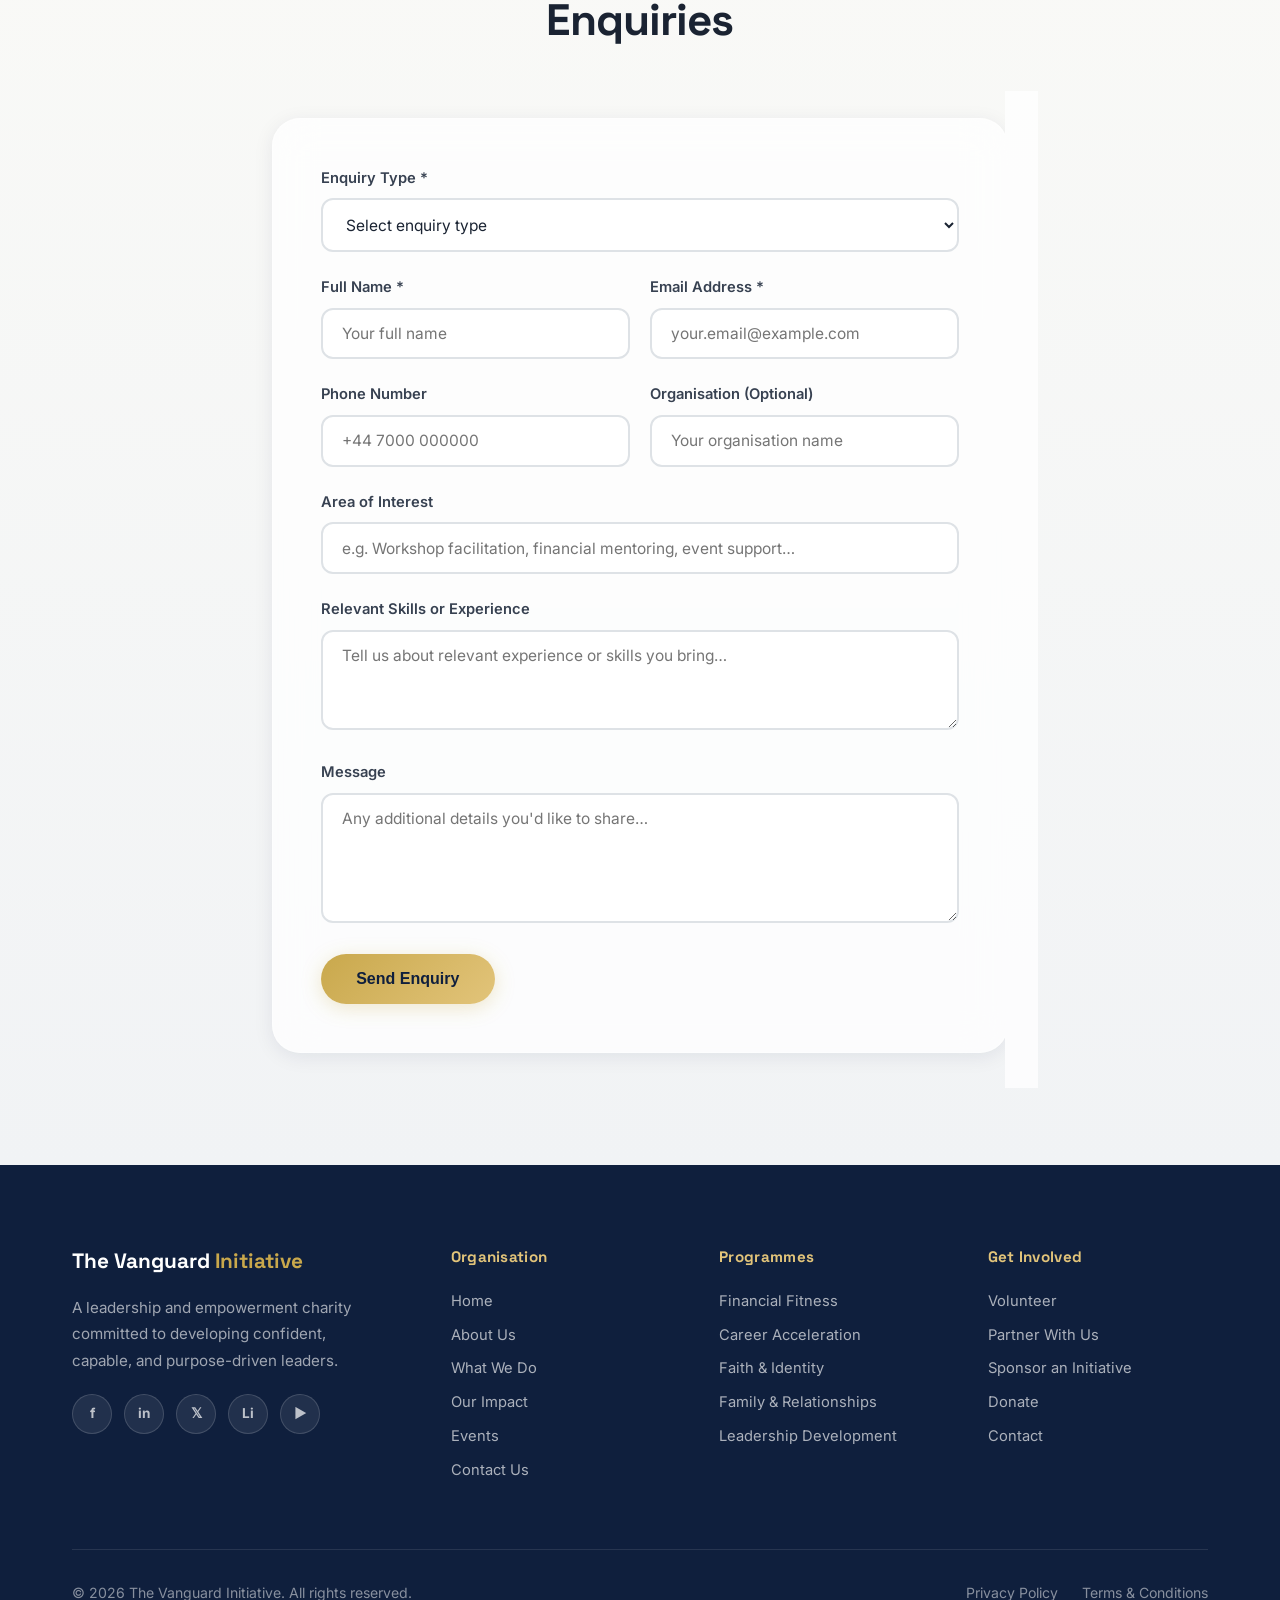
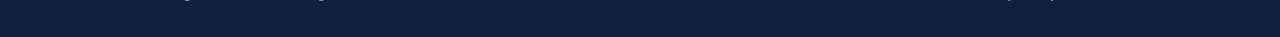
<file: get-involved.html>
<!DOCTYPE html>
<html lang="en">
<head>
<meta charset="UTF-8"/>
<meta name="viewport" content="width=device-width, initial-scale=1, viewport-fit=cover"/>
<title>Get Involved | The Vanguard Initiative</title>
<meta name="description" content="Volunteer, partner, or sponsor TVI to help equip the next generation of leaders."/>
<meta property="og:title" content="Get Involved | The Vanguard Initiative"/>
<meta property="og:description" content="Volunteer, partner, or sponsor TVI to help equip the next generation of leaders."/>
<meta property="og:type" content="website"/>
<link rel="preconnect" href="https://fonts.googleapis.com"/>
<link href="https://fonts.googleapis.com/css2?family=Inter:wght@300;400;500;600;700;800;900&family=Space+Grotesk:wght@300;400;500;600;700&family=Playfair+Display:ital,wght@0,700;1,700&display=swap" rel="stylesheet"/>
<link rel="stylesheet" href="/assets/style.css"/>
</head>
<body>

<div class="animated-bg">
  <div class="glow-orb glow-orb-1"></div>
  <div class="glow-orb glow-orb-2"></div>
  <div class="glow-orb glow-orb-3"></div>
</div>

<!-- NAV -->
<nav class="nav-bar">
  <div class="nav-content">
    <a class="nav-logo" href="/">
      <div class="nav-logo-icon">
        <svg viewBox="0 0 24 24" fill="none" stroke="currentColor" stroke-width="2.5"><path d="M12 2L2 7l10 5 10-5-10-5z"/><path d="M2 17l10 5 10-5"/><path d="M2 12l10 5 10-5"/></svg>
      </div>
      <span class="nav-logo-text">T<span>VI</span></span>
    </a>
    <div class="nav-links" id="desktopNav">
      <a href="/">Home</a>
      <a href="/about.html">About Us</a>
      <a href="/what-we-do.html">What We Do</a>
      <a href="/programmes.html">Programmes</a>
      <a href="/events.html">Events</a>
      <a href="/impact.html">Our Impact</a>
      <a href="/get-involved.html">Get Involved</a>
    </div>
    <div style="display:flex;align-items:center;gap:0.75rem;">
      <a class="nav-donate" href="/donate.html">Donate</a>
      <button class="mobile-menu-btn" onclick="toggleMobileMenu()" aria-label="Menu">
        <svg id="menuIcon" viewBox="0 0 24 24" fill="none" stroke="currentColor" stroke-width="2.5"><line x1="3" y1="6" x2="21" y2="6"/><line x1="3" y1="12" x2="21" y2="12"/><line x1="3" y1="18" x2="21" y2="18"/></svg>
      </button>
    </div>
  </div>
  <div class="mobile-menu" id="mobileMenu">
    <a href="/">Home</a>
    <a href="/about.html">About Us</a>
    <a href="/what-we-do.html">What We Do</a>
    <a href="/programmes.html">Programmes</a>
    <a href="/events.html">Events</a>
    <a href="/impact.html">Our Impact</a>
    <a href="/get-involved.html">Get Involved</a>
    <a href="/contact.html">Contact Us</a>
    <a class="nav-donate" href="/donate.html">Donate</a>
  </div>
</nav>

<main>

  <div class="hero-inner">
    <div class="container">
      <div class="hero-inner-content">
        <div class="hero-badge" style="margin-bottom:1.5rem;">Get Involved</div>
        <h1>Be Part of the Movement</h1>
        <p>Your time, skills, resources, and partnerships can help equip the next generation of leaders.</p>
      </div>
    </div>
  </div>

  <section class="section">
    <div class="container">
      <div class="cards-grid-2">
        <div class="involve-card glass-card">
          <div class="icon-box"><svg viewBox="0 0 24 24" fill="none" stroke="currentColor" stroke-width="2"><path d="M22 10v6M2 10l10-5 10 5-10 5z"/><path d="M6 12v5c3 3 9 3 12 0v-5"/></svg></div>
          <h3>Join a Programme</h3>
          <p>Take part in one of our structured development programmes and begin your journey towards personal and professional growth.</p>
          <a class="btn-primary" href="/programmes.html">Explore Programmes</a>
        </div>
        <div class="involve-card glass-card">
          <div class="icon-box"><svg viewBox="0 0 24 24" fill="none" stroke="currentColor" stroke-width="2"><path d="M17 21v-2a4 4 0 0 0-4-4H5a4 4 0 0 0-4 4v2"/><circle cx="9" cy="7" r="4"/><path d="M23 21v-2a4 4 0 0 0-3-3.87"/><path d="M16 3.13a4 4 0 0 1 0 7.75"/></svg></div>
          <h3>Volunteer</h3>
          <p>Share your time, talents, and experience to support our programmes and help create opportunities for others to grow.</p>
          <a class="btn-primary" href="#involveForm" onclick="setInvolveType('Volunteer')">Become a Volunteer</a>
        </div>
        <div class="involve-card glass-card">
          <div class="icon-box"><svg viewBox="0 0 24 24" fill="none" stroke="currentColor" stroke-width="2"><rect x="2" y="3" width="20" height="14" rx="2"/><path d="M8 21h8M12 17v4"/></svg></div>
          <h3>Partner With Us</h3>
          <p>Collaborate with us as an organisation, expert, or institution to expand opportunities and deliver meaningful community initiatives.</p>
          <a class="btn-primary" href="#involveForm" onclick="setInvolveType('Partner')">Become a Partner</a>
        </div>
        <div class="involve-card glass-card">
          <div class="icon-box"><svg viewBox="0 0 24 24" fill="none" stroke="currentColor" stroke-width="2"><path d="M12 22s8-4 8-10V5l-8-3-8 3v7c0 6 8 10 8 10z"/></svg></div>
          <h3>Sponsor an Initiative</h3>
          <p>Help us extend our reach, deliver programmes, and make development opportunities accessible to more communities.</p>
          <a class="btn-primary" href="#involveForm" onclick="setInvolveType('Sponsor')">Sponsor a Programme</a>
        </div>
      </div>
    </div>
  </section>

  <section class="section section-alt" id="involveForm">
    <div class="container-sm">
      <div class="section-header">
        <span class="section-eyebrow">Get In Touch</span>
        <h2 class="section-title">Volunteer, Partner &amp; Sponsor Enquiries</h2>
      </div>
      <div class="form-wrap glass-card" id="involveFormContent">
        <div class="form-group">
          <label>Enquiry Type *</label>
          <select id="involveType">
            <option value="">Select enquiry type</option>
            <option value="Volunteer">Volunteer</option>
            <option value="Partner">Partner</option>
            <option value="Sponsor">Sponsor</option>
          </select>
        </div>
        <div class="form-row">
          <div class="form-group">
            <label>Full Name *</label>
            <input type="text" id="iName" placeholder="Your full name"/>
          </div>
          <div class="form-group">
            <label>Email Address *</label>
            <input type="email" id="iEmail" placeholder="your.email@example.com"/>
          </div>
        </div>
        <div class="form-row">
          <div class="form-group">
            <label>Phone Number</label>
            <input type="tel" id="iPhone" placeholder="+44 7000 000000"/>
          </div>
          <div class="form-group">
            <label>Organisation (Optional)</label>
            <input type="text" id="iOrg" placeholder="Your organisation name"/>
          </div>
        </div>
        <div class="form-group">
          <label>Area of Interest</label>
          <input type="text" id="iArea" placeholder="e.g. Workshop facilitation, financial mentoring, event support…"/>
        </div>
        <div class="form-group">
          <label>Relevant Skills or Experience</label>
          <textarea id="iSkills" placeholder="Tell us about relevant experience or skills you bring…" style="min-height:100px;"></textarea>
        </div>
        <div class="form-group">
          <label>Message</label>
          <textarea id="iMessage" placeholder="Any additional details you'd like to share…"></textarea>
        </div>
        <button class="btn-primary" onclick="submitInvolveForm()">Send Enquiry</button>
      </div>
      <div class="form-success" id="involveFormSuccess">
        <span class="check">✦</span>
        <h3>Thank You for Reaching Out</h3>
        <p>Your enquiry has been received. A member of the TVI team will be in touch with you soon.</p>
      </div>
    </div>
  </section>

</main>

<!-- FOOTER IN HOME (shared via include trick) -->
</div>

<!-- ===== ABOUT ===== -->
<div class="page" id="page-about">
  <div class="hero-inner">
    <div class="container">
      <div class="hero-inner-content">
        <div class="hero-badge" style="margin-bottom:1.5rem;">Our Story</div>
        <h1>From Finding Purpose to Helping Others Discover Theirs.</h1>
        <p>The story behind The Vanguard Initiative is one of real experience, real transformation, and a real commitment to others.</p>
      </div>
    </div>
  </div>

  <section class="section">
    <div class="container-sm">
      <span class="section-eyebrow" style="display:block;margin-bottom:0.75rem;">The Founder's Journey</span>
      <h2 style="font-family:'Space Grotesk',sans-serif;font-size:2.4rem;font-weight:800;color:var(--navy);letter-spacing:-0.02em;margin-bottom:2rem;line-height:1.2;">A Vision Born From Experience</h2>
      <div style="font-size:1.07rem;color:var(--gray-700);line-height:1.95;">
        <p style="margin-bottom:1.25rem;">Growing up, I was always searching for who I was. On the outside, I came from a good home—loving parents, amazing siblings, and a strong foundation. But internally, there was a void. A deep sense of not fully knowing my identity or where I belonged. And because of that, I found myself looking for acceptance in places that could never truly give it.</p>
        <p style="margin-bottom:1.25rem;">I got involved with the wrong crowd—not because I was looking for trouble, but because I was looking for a place to fit in. That search led me down a path of poor decisions, which eventually resulted in my arrest and facing some very serious criminal charges. It was one of the most defining moments of my life. Not because of the situation itself, but because it forced me to confront the reality of where my life was heading.</p>
        <div class="pull-quote" style="margin:2rem 0;">"Environment matters. Influence matters. Identity matters."</div>
        <p style="margin-bottom:1.25rem;">And in that moment, something shifted. I realised that one of the biggest reasons I found myself in those situations was not just my choices—but what I had surrounded myself with.</p>
        <p style="margin-bottom:1.25rem;">There are many people today who feel that same void I once felt. They're searching for meaning, for purpose, for belonging. Some try to find it in their work, others in relationships, and unfortunately, many in the wrong environments or communities. I understand that journey—because I've lived it.</p>
        <div class="pull-quote" style="margin:2rem 0;">"The two most important days in your life are the day you are born and the day you find out why." — Mark Twain</div>
        <p style="margin-bottom:1.25rem;">I am grateful because I found my 'why.' And now, I have committed my life to helping others find theirs.</p>
        <p style="margin-bottom:1.25rem;">Out of this journey, I created youth-focused initiatives, including Leaders in Training (LIT)—a programme designed for young people aged 13–18. Through mentoring, retreats, character development, and hands-on projects, we helped young people understand what it truly means to lead. I also launched StayLIT, focused on university students—helping them stay grounded, focused, and connected to purpose during a critical stage of life.</p>
        <p>The Vanguard Initiative is the natural evolution of that work. It is built from real experiences, real lessons, and a real desire to see people not just succeed—but lead.</p>
      </div>
    </div>
  </section>

  <section class="section section-alt">
    <div class="container">
      <div class="cards-grid-2">
        <div class="glass-card" style="padding:3rem;border-radius:28px;border-left:4px solid var(--gold);">
          <div class="icon-box" style="margin-bottom:1.5rem;"><svg viewBox="0 0 24 24" fill="none" stroke="currentColor" stroke-width="2"><circle cx="12" cy="12" r="10"/><line x1="12" y1="8" x2="12" y2="12"/><line x1="12" y1="16" x2="12.01" y2="16"/></svg></div>
          <h3 style="font-family:'Space Grotesk',sans-serif;font-size:1.5rem;font-weight:800;color:var(--navy);margin-bottom:1rem;">Our Vision</h3>
          <p style="color:var(--gray-600);line-height:1.85;font-size:1.02rem;">To build a generation of individuals—particularly from underrepresented communities—who are equipped, empowered, and positioned at the forefront of influence across faith, finance, family, and career.</p>
        </div>
        <div class="glass-card" style="padding:3rem;border-radius:28px;border-left:4px solid var(--navy);">
          <div class="icon-box icon-box-navy" style="margin-bottom:1.5rem;"><svg viewBox="0 0 24 24" fill="none" stroke="currentColor" stroke-width="2"><path d="M12 22s8-4 8-10V5l-8-3-8 3v7c0 6 8 10 8 10z"/></svg></div>
          <h3 style="font-family:'Space Grotesk',sans-serif;font-size:1.5rem;font-weight:800;color:var(--navy);margin-bottom:1rem;">Our Mission</h3>
          <p style="color:var(--gray-600);line-height:1.85;font-size:1.02rem;">The Vanguard Initiative exists to equip individuals with the tools, knowledge, and confidence to excel in every area of life through transformative programmes, practical workshops, and strategic partnerships that drive long-term personal and community advancement.</p>
        </div>
      </div>
    </div>
  </section>

  <section class="section">
    <div class="container">
      <div class="section-header">
        <span class="section-eyebrow">Who We Serve</span>
        <h2 class="section-title">Built for Those Who Know There's More</h2>
        <p class="section-subtitle">"We exist for those who know there is more—but need the right environment, guidance, and structure to step into it."</p>
      </div>
      <div class="audience-grid">
        <div class="audience-card glass-card"><div class="audience-dot"></div><p>Young adults seeking direction and purpose.</p></div>
        <div class="audience-card glass-card"><div class="audience-dot"></div><p>Individuals looking to enter meaningful employment.</p></div>
        <div class="audience-card glass-card"><div class="audience-dot"></div><p>Professionals aiming to grow and scale their careers.</p></div>
        <div class="audience-card glass-card"><div class="audience-dot"></div><p>Those who desire personal and leadership development.</p></div>
        <div class="audience-card glass-card"><div class="audience-dot"></div><p>People from disadvantaged or underrepresented backgrounds.</p></div>
      </div>
    </div>
  </section>

  <section class="section section-alt">
    <div class="container">
      <div class="section-header">
        <span class="section-eyebrow">What We Stand For</span>
        <h2 class="section-title">Our Values</h2>
      </div>
      <div class="cards-grid-3">
        <div class="value-card glass-card">
          <div class="icon-box" style="margin:0 auto;"><svg viewBox="0 0 24 24" fill="none" stroke="currentColor" stroke-width="2"><polygon points="12 2 15.09 8.26 22 9.27 17 14.14 18.18 21.02 12 17.77 5.82 21.02 7 14.14 2 9.27 8.91 8.26 12 2"/></svg></div>
          <h3>Leadership</h3>
          <p>We don't just encourage participation—we develop leaders who take responsibility and shape their environments.</p>
        </div>
        <div class="value-card glass-card">
          <div class="icon-box" style="margin:0 auto;"><svg viewBox="0 0 24 24" fill="none" stroke="currentColor" stroke-width="2"><polyline points="20 6 9 17 4 12"/></svg></div>
          <h3>Excellence</h3>
          <p>We uphold high standards in everything we do, ensuring that those we serve are equipped to operate at the highest level.</p>
        </div>
        <div class="value-card glass-card">
          <div class="icon-box" style="margin:0 auto;"><svg viewBox="0 0 24 24" fill="none" stroke="currentColor" stroke-width="2"><path d="M22 11.08V12a10 10 0 1 1-5.93-9.14"/><polyline points="22 4 12 14.01 9 11.01"/></svg></div>
          <h3>Impact</h3>
          <p>Our focus is long-term transformation—creating change that extends beyond individuals into families and communities.</p>
        </div>
      </div>
    </div>
  </section>

  <section class="section">
    <div class="container">
      <div class="section-header">
        <span class="section-eyebrow">A Word From the Founder</span>
        <h2 class="section-title">Founder's Message</h2>
      </div>
      <div class="founder-wrap">
        <div class="founder-img">
          <div class="founder-img-inner">
            <span class="serif">Pastor Yemi<br>Adesanya</span>
            <p style="color:rgba(255,255,255,0.6);font-size:0.88rem;margin-top:0.5rem;">Founder, TVI</p>
          </div>
        </div>
        <div class="founder-msg">
          <blockquote>
            <p style="margin-bottom:1rem;">I didn't start The Vanguard Initiative from theory—I started it from experience. I know what it feels like to search for identity. To look for acceptance in the wrong places. To make decisions that could have defined the rest of your life. And I also know what it feels like to be given another chance—and to make that chance count.</p>
            <p style="margin-bottom:1rem;">This initiative is deeply personal to me. It represents everything I wish I had access to at certain stages of my life—guidance, structure, exposure, and the right voices speaking into my future.</p>
            <p style="margin-bottom:1rem;">I believe that many people are not lacking potential—they are lacking the right environment, the right information, and the right belief system. When those things align, everything changes.</p>
            <div class="pull-quote" style="margin:1.5rem 0;">My commitment is simple: To build people. To equip leaders. To raise pioneers.</div>
            <p>And I look forward to seeing what your journey becomes.</p>
          </blockquote>
          <p class="founder-sig">— Pastor Yemi Adesanya</p>
        </div>
      </div>
    </div>
  </section>
</div>

<!-- ===== WHAT WE DO ===== -->
<div class="page" id="page-whatwedo">
  <div class="hero-inner">
    <div class="container">
      <div class="hero-inner-content">
        <div class="hero-badge" style="margin-bottom:1.5rem;">Our Approach</div>
        <h1>How We Equip and Empower</h1>
        <p>A holistic approach to personal growth, leadership, and community advancement.</p>
      </div>
    </div>
  </div>

  <section class="section">
    <div class="container">
      <div class="section-header">
        <span class="section-eyebrow">The Journey</span>
        <h2 class="section-title">Our Development Journey</h2>
        <p class="section-subtitle">We believe true development involves the whole person. Here's how we structure the journey.</p>
      </div>
      <div class="glass-card" style="border-radius:28px;padding:3rem;">
        <div class="process-row">
          <div class="process-step">
            <span class="process-num">01</span>
            <h4>Discover</h4>
            <p>Understand identity, purpose, and potential.</p>
          </div>
          <div class="process-step">
            <span class="process-num">02</span>
            <h4>Develop</h4>
            <p>Build knowledge, skills, and mindset.</p>
          </div>
          <div class="process-step">
            <span class="process-num">03</span>
            <h4>Equip</h4>
            <p>Practical tools, workshops, and mentorship.</p>
          </div>
          <div class="process-step">
            <span class="process-num">04</span>
            <h4>Lead</h4>
            <p>Step into leadership with confidence.</p>
          </div>
          <div class="process-step">
            <span class="process-num">05</span>
            <h4>Impact</h4>
            <p>Create change in family and community.</p>
          </div>
        </div>
      </div>
    </div>
  </section>

  <section class="section section-alt">
    <div class="container">
      <div class="section-header">
        <span class="section-eyebrow">Core Pillars</span>
        <h2 class="section-title">Five Pillars of Transformation</h2>
      </div>
      <div style="display:flex;flex-direction:column;gap:3.5rem;">
        <div class="two-col">
          <div class="col-text">
            <div class="icon-box" style="margin-bottom:1.25rem;"><svg viewBox="0 0 24 24" fill="none" stroke="currentColor" stroke-width="2"><path d="M20.84 4.61a5.5 5.5 0 0 0-7.78 0L12 5.67l-1.06-1.06a5.5 5.5 0 0 0-7.78 7.78l1.06 1.06L12 21.23l7.78-7.78 1.06-1.06a5.5 5.5 0 0 0 0-7.78z"/></svg></div>
            <h2>Faith &amp; Identity</h2>
            <p>Helping individuals develop a clear sense of identity, purpose, and personal values. We explore what it means to know who you are and live intentionally from that place.</p>
            <a class="btn-primary" href="/programmes.html" style="margin-top:1rem;">Explore Programmes</a>
          </div>
          <div><div class="col-image-box"><div class="col-image-box-text"><span class="serif">"Know who you are."</span></div></div></div>
        </div>
        <div class="two-col reverse">
          <div class="col-text">
            <div class="icon-box" style="margin-bottom:1.25rem;"><svg viewBox="0 0 24 24" fill="none" stroke="currentColor" stroke-width="2"><line x1="12" y1="1" x2="12" y2="23"/><path d="M17 5H9.5a3.5 3.5 0 0 0 0 7h5a3.5 3.5 0 0 1 0 7H6"/></svg></div>
            <h2>Financial Empowerment</h2>
            <p>Equipping people with the knowledge to build wealth, manage money, and create financial stability—practically and sustainably.</p>
            <a class="btn-primary" href="/programmes.html" style="margin-top:1rem;">Explore Programmes</a>
          </div>
          <div class="col-image"><div class="col-image-box"><div class="col-image-box-text"><span class="serif">"Build for the future."</span></div></div></div>
        </div>
        <div class="two-col">
          <div class="col-text">
            <div class="icon-box" style="margin-bottom:1.25rem;"><svg viewBox="0 0 24 24" fill="none" stroke="currentColor" stroke-width="2"><rect x="2" y="7" width="20" height="14" rx="2"/><path d="M16 21V5a2 2 0 0 0-2-2h-4a2 2 0 0 0-2 2v16"/></svg></div>
            <h2>Career &amp; Enterprise</h2>
            <p>Supporting employability, career progression, and entrepreneurship—equipping individuals with the skills and exposure to move their careers forward.</p>
            <a class="btn-primary" href="/programmes.html" style="margin-top:1rem;">Explore Programmes</a>
          </div>
          <div><div class="col-image-box"><div class="col-image-box-text"><span class="serif">"Progress on purpose."</span></div></div></div>
        </div>
      </div>
    </div>
  </section>

  <section class="section">
    <div class="container">
      <div class="section-header">
        <span class="section-eyebrow">How We Deliver</span>
        <h2 class="section-title">Our Delivery Model</h2>
      </div>
      <div class="cards-grid-3">
        <div class="feature-card glass-card">
          <div class="icon-box"><svg viewBox="0 0 24 24" fill="none" stroke="currentColor" stroke-width="2"><rect x="3" y="4" width="18" height="18" rx="2" ry="2"/><line x1="16" y1="2" x2="16" y2="6"/><line x1="8" y1="2" x2="8" y2="6"/><line x1="3" y1="10" x2="21" y2="10"/></svg></div>
          <h3>Practical Workshops &amp; Seminars</h3>
          <p>Hands-on learning experiences that translate knowledge into practical action. Sessions are interactive, relevant, and designed to create immediate takeaways.</p>
        </div>
        <div class="feature-card glass-card">
          <div class="icon-box"><svg viewBox="0 0 24 24" fill="none" stroke="currentColor" stroke-width="2"><path d="M17 21v-2a4 4 0 0 0-4-4H5a4 4 0 0 0-4 4v2"/><circle cx="9" cy="7" r="4"/><path d="M23 21v-2a4 4 0 0 0-3-3.87"/><path d="M16 3.13a4 4 0 0 1 0 7.75"/></svg></div>
          <h3>Mentorship &amp; Personal Development</h3>
          <p>One-to-one and group mentoring that connects participants with experienced guides who support their growth journey over time.</p>
        </div>
        <div class="feature-card glass-card">
          <div class="icon-box"><svg viewBox="0 0 24 24" fill="none" stroke="currentColor" stroke-width="2"><path d="M18 8h1a4 4 0 0 1 0 8h-1"/><path d="M2 8h16v9a4 4 0 0 1-4 4H6a4 4 0 0 1-4-4V8z"/><line x1="6" y1="1" x2="6" y2="4"/><line x1="10" y1="1" x2="10" y2="4"/><line x1="14" y1="1" x2="14" y2="4"/></svg></div>
          <h3>Strategic Partnerships</h3>
          <p>Collaboration with organisations, institutions, and community bodies to widen reach, pool resources, and create sustainable impact.</p>
        </div>
      </div>
    </div>
  </section>
</div>

<!-- ===== PROGRAMMES ===== -->
<div class="page" id="page-programmes">
  <div class="hero-inner">
    <div class="container">
      <div class="hero-inner-content">
        <div class="hero-badge" style="margin-bottom:1.5rem;">EMERGE Series</div>
        <h1>The EMERGE Programme Series</h1>
        <p>Practical learning. Purposeful growth. Leadership for life. Each programme is designed to help individuals progress from where they are to where they want to be.</p>
      </div>
    </div>
  </div>

  <section class="section">
    <div class="container">
      <div class="cards-grid-2" id="programmeCards">
        <div class="programme-card glass-card">
          <div class="programme-header">
            <div class="icon-box icon-box-navy"><svg viewBox="0 0 24 24" fill="none" stroke="currentColor" stroke-width="2"><line x1="12" y1="1" x2="12" y2="23"/><path d="M17 5H9.5a3.5 3.5 0 0 0 0 7h5a3.5 3.5 0 0 1 0 7H6"/></svg></div>
            <h3>Emerge: Financial Fitness</h3>
          </div>
          <div class="programme-body">
            <p>Develop practical financial skills and the confidence to make informed financial decisions that create lasting stability.</p>
            <ul class="programme-outcomes">
              <li>Budgeting and money management</li>
              <li>Saving and financial planning</li>
              <li>Understanding debt and credit</li>
              <li>Building healthy financial habits</li>
            </ul>
            <button class="btn-primary" onclick="showEnquiryForm('Emerge: Financial Fitness')">Register Your Interest</button>
          </div>
        </div>
        <div class="programme-card glass-card">
          <div class="programme-header">
            <div class="icon-box icon-box-navy"><svg viewBox="0 0 24 24" fill="none" stroke="currentColor" stroke-width="2"><rect x="2" y="7" width="20" height="14" rx="2"/><path d="M16 21V5a2 2 0 0 0-2-2h-4a2 2 0 0 0-2 2v16"/></svg></div>
            <h3>Emerge: Career Acceleration</h3>
          </div>
          <div class="programme-body">
            <p>Prepare for meaningful employment, professional growth, and long-term career development in any field.</p>
            <ul class="programme-outcomes">
              <li>CV and interview preparation</li>
              <li>Workplace communication skills</li>
              <li>Professional development</li>
              <li>Career planning and networking</li>
            </ul>
            <button class="btn-primary" onclick="showEnquiryForm('Emerge: Career Acceleration')">Register Your Interest</button>
          </div>
        </div>
        <div class="programme-card glass-card">
          <div class="programme-header">
            <div class="icon-box icon-box-navy"><svg viewBox="0 0 24 24" fill="none" stroke="currentColor" stroke-width="2"><path d="M20.84 4.61a5.5 5.5 0 0 0-7.78 0L12 5.67l-1.06-1.06a5.5 5.5 0 0 0-7.78 7.78l1.06 1.06L12 21.23l7.78-7.78 1.06-1.06a5.5 5.5 0 0 0 0-7.78z"/></svg></div>
            <h3>Emerge: Faith &amp; Identity</h3>
          </div>
          <div class="programme-body">
            <p>Explore personal identity, values, purpose, and the role of faith in navigating everyday life with confidence.</p>
            <ul class="programme-outcomes">
              <li>Identity and self-awareness</li>
              <li>Purpose and personal values</li>
              <li>Building confidence and resilience</li>
              <li>Developing positive habits</li>
            </ul>
            <button class="btn-primary" onclick="showEnquiryForm('Emerge: Faith & Identity')">Register Your Interest</button>
          </div>
        </div>
        <div class="programme-card glass-card">
          <div class="programme-header">
            <div class="icon-box icon-box-navy"><svg viewBox="0 0 24 24" fill="none" stroke="currentColor" stroke-width="2"><path d="M17 21v-2a4 4 0 0 0-4-4H5a4 4 0 0 0-4 4v2"/><circle cx="9" cy="7" r="4"/><path d="M23 21v-2a4 4 0 0 0-3-3.87"/><path d="M16 3.13a4 4 0 0 1 0 7.75"/></svg></div>
            <h3>Emerge: Family &amp; Relationships</h3>
          </div>
          <div class="programme-body">
            <p>Build the knowledge and skills needed to nurture healthy relationships and create stronger family environments.</p>
            <ul class="programme-outcomes">
              <li>Effective communication</li>
              <li>Healthy boundaries</li>
              <li>Conflict resolution</li>
              <li>Family relationship dynamics</li>
            </ul>
            <button class="btn-primary" onclick="showEnquiryForm('Emerge: Family & Relationships')">Register Your Interest</button>
          </div>
        </div>
        <div class="programme-card glass-card" style="grid-column:span 1;">
          <div class="programme-header">
            <div class="icon-box icon-box-navy"><svg viewBox="0 0 24 24" fill="none" stroke="currentColor" stroke-width="2"><polygon points="12 2 15.09 8.26 22 9.27 17 14.14 18.18 21.02 12 17.77 5.82 21.02 7 14.14 2 9.27 8.91 8.26 12 2"/></svg></div>
            <h3>Emerge: Leadership Development</h3>
          </div>
          <div class="programme-body">
            <p>Build the character, confidence, and practical skills to lead effectively and make a lasting positive difference in your community.</p>
            <ul class="programme-outcomes">
              <li>Leadership fundamentals</li>
              <li>Decision-making and accountability</li>
              <li>Public speaking and communication</li>
              <li>Teamwork and community leadership</li>
            </ul>
            <button class="btn-primary" onclick="showEnquiryForm('Emerge: Leadership Development')">Register Your Interest</button>
          </div>
        </div>
      </div>

      <!-- Enquiry Form -->
      <div id="enquiryFormSection" style="display:none;margin-top:4rem;">
        <div class="form-wrap glass-card" style="max-width:700px;margin:0 auto;">
          <h3 style="font-family:'Space Grotesk',sans-serif;font-size:1.75rem;font-weight:800;color:var(--navy);margin-bottom:0.5rem;">Register Your Interest</h3>
          <p style="color:var(--gray-600);margin-bottom:2rem;">Complete the form below and a member of our team will be in touch with programme details.</p>
          <div id="programmeFormContent">
            <div class="form-group">
              <label>Full Name *</label>
              <input type="text" id="pFullName" placeholder="Your full name"/>
            </div>
            <div class="form-row">
              <div class="form-group">
                <label>Email Address *</label>
                <input type="email" id="pEmail" placeholder="your.email@example.com"/>
              </div>
              <div class="form-group">
                <label>Phone Number</label>
                <input type="tel" id="pPhone" placeholder="+44 7000 000000"/>
              </div>
            </div>
            <div class="form-group">
              <label>Programme of Interest *</label>
              <select id="pProgramme">
                <option value="">Select a programme</option>
                <option>Emerge: Financial Fitness</option>
                <option>Emerge: Career Acceleration</option>
                <option>Emerge: Faith &amp; Identity</option>
                <option>Emerge: Family &amp; Relationships</option>
                <option>Emerge: Leadership Development</option>
              </select>
            </div>
            <div class="form-group">
              <label>Short Message</label>
              <textarea id="pMessage" placeholder="Tell us a little about yourself and why you're interested in this programme..."></textarea>
            </div>
            <div style="display:flex;gap:1rem;flex-wrap:wrap;">
              <button class="btn-primary" onclick="submitProgrammeForm()">Submit Enquiry</button>
              <button class="btn-secondary" onclick="hideEnquiryForm()">Cancel</button>
            </div>
          </div>
          <div class="form-success" id="programmeFormSuccess">
            <span class="check">✦</span>
            <h3>Enquiry Received</h3>
            <p>Thank you for your interest. A member of the TVI team will be in touch with programme information shortly.</p>
          </div>
        </div>
      </div>
    </div>
  </section>
</div>

<!-- ===== GET INVOLVED ===== -->
<div class="page" id="page-getinvolved">
  <div class="hero-inner">
    <div class="container">
      <div class="hero-inner-content">
        <div class="hero-badge" style="margin-bottom:1.5rem;">Get Involved</div>
        <h1>Be Part of the Movement</h1>
        <p>Your time, skills, resources, and partnerships can help equip the next generation of leaders.</p>
      </div>
    </div>
  </div>

  <section class="section">
    <div class="container">
      <div class="cards-grid-2">
        <div class="involve-card glass-card">
          <div class="icon-box"><svg viewBox="0 0 24 24" fill="none" stroke="currentColor" stroke-width="2"><path d="M22 10v6M2 10l10-5 10 5-10 5z"/><path d="M6 12v5c3 3 9 3 12 0v-5"/></svg></div>
          <h3>Join a Programme</h3>
          <p>Take part in one of our structured development programmes and begin your journey towards personal and professional growth.</p>
          <a class="btn-primary" href="/programmes.html">Explore Programmes</a>
        </div>
        <div class="involve-card glass-card">
          <div class="icon-box"><svg viewBox="0 0 24 24" fill="none" stroke="currentColor" stroke-width="2"><path d="M17 21v-2a4 4 0 0 0-4-4H5a4 4 0 0 0-4 4v2"/><circle cx="9" cy="7" r="4"/><path d="M23 21v-2a4 4 0 0 0-3-3.87"/><path d="M16 3.13a4 4 0 0 1 0 7.75"/></svg></div>
          <h3>Volunteer</h3>
          <p>Share your time, talents, and experience to support our programmes and help create opportunities for others to grow.</p>
          <a class="btn-primary" href="#involveForm" onclick="setInvolveType('Volunteer')">Become a Volunteer</a>
        </div>
        <div class="involve-card glass-card">
          <div class="icon-box"><svg viewBox="0 0 24 24" fill="none" stroke="currentColor" stroke-width="2"><rect x="2" y="3" width="20" height="14" rx="2"/><path d="M8 21h8M12 17v4"/></svg></div>
          <h3>Partner With Us</h3>
          <p>Collaborate with us as an organisation, expert, or institution to expand opportunities and deliver meaningful community initiatives.</p>
          <a class="btn-primary" href="#involveForm" onclick="setInvolveType('Partner')">Become a Partner</a>
        </div>
        <div class="involve-card glass-card">
          <div class="icon-box"><svg viewBox="0 0 24 24" fill="none" stroke="currentColor" stroke-width="2"><path d="M12 22s8-4 8-10V5l-8-3-8 3v7c0 6 8 10 8 10z"/></svg></div>
          <h3>Sponsor an Initiative</h3>
          <p>Help us extend our reach, deliver programmes, and make development opportunities accessible to more communities.</p>
          <a class="btn-primary" href="#involveForm" onclick="setInvolveType('Sponsor')">Sponsor a Programme</a>
        </div>
      </div>
    </div>
  </section>

  <section class="section section-alt" id="involveForm">
    <div class="container-sm">
      <div class="section-header">
        <span class="section-eyebrow">Get In Touch</span>
        <h2 class="section-title">Volunteer, Partner &amp; Sponsor Enquiries</h2>
      </div>
      <div class="form-wrap glass-card" id="involveFormContent">
        <div class="form-group">
          <label>Enquiry Type *</label>
          <select id="involveType">
            <option value="">Select enquiry type</option>
            <option value="Volunteer">Volunteer</option>
            <option value="Partner">Partner</option>
            <option value="Sponsor">Sponsor</option>
          </select>
        </div>
        <div class="form-row">
          <div class="form-group">
            <label>Full Name *</label>
            <input type="text" id="iName" placeholder="Your full name"/>
          </div>
          <div class="form-group">
            <label>Email Address *</label>
            <input type="email" id="iEmail" placeholder="your.email@example.com"/>
          </div>
        </div>
        <div class="form-row">
          <div class="form-group">
            <label>Phone Number</label>
            <input type="tel" id="iPhone" placeholder="+44 7000 000000"/>
          </div>
          <div class="form-group">
            <label>Organisation (Optional)</label>
            <input type="text" id="iOrg" placeholder="Your organisation name"/>
          </div>
        </div>
        <div class="form-group">
          <label>Area of Interest</label>
          <input type="text" id="iArea" placeholder="e.g. Workshop facilitation, financial mentoring, event support…"/>
        </div>
        <div class="form-group">
          <label>Relevant Skills or Experience</label>
          <textarea id="iSkills" placeholder="Tell us about relevant experience or skills you bring…" style="min-height:100px;"></textarea>
        </div>
        <div class="form-group">
          <label>Message</label>
          <textarea id="iMessage" placeholder="Any additional details you'd like to share…"></textarea>
        </div>
        <button class="btn-primary" onclick="submitInvolveForm()">Send Enquiry</button>
      </div>
      <div class="form-success" id="involveFormSuccess">
        <span class="check">✦</span>
        <h3>Thank You for Reaching Out</h3>
        <p>Your enquiry has been received. A member of the TVI team will be in touch with you soon.</p>
      </div>
    </div>
  </section>
</div>

<!-- ===== EVENTS ===== -->
<div class="page" id="page-events">
  <div class="hero-inner">
    <div class="container">
      <div class="hero-inner-content">
        <div class="hero-badge" style="margin-bottom:1.5rem;">Events</div>
        <h1>Events &amp; Experiences</h1>
        <p>Spaces for learning, connection, and transformation.</p>
      </div>
    </div>
  </div>

  <section class="section">
    <div class="container">
      <div class="section-header">
        <span class="section-eyebrow">Upcoming</span>
        <h2 class="section-title">Upcoming Events</h2>
      </div>
      <div class="event-placeholder">
        <svg viewBox="0 0 24 24" fill="none" stroke="currentColor" stroke-width="1.5"><rect x="3" y="4" width="18" height="18" rx="2" ry="2"/><line x1="16" y1="2" x2="16" y2="6"/><line x1="8" y1="2" x2="8" y2="6"/><line x1="3" y1="10" x2="21" y2="10"/></svg>
        <h3>New Events Coming Soon</h3>
        <p>Join our mailing list to hear about upcoming workshops, seminars, and community opportunities.</p>
        <div style="margin-top:2rem;display:flex;gap:0.75rem;justify-content:center;flex-wrap:wrap;">
          <input type="email" placeholder="your.email@example.com" style="padding:0.8rem 1.25rem;border:2px solid var(--gray-200);border-radius:100px;font-size:0.95rem;outline:none;min-width:260px;font-family:'Inter',sans-serif;" id="eventEmail"/>
          <button class="btn-primary" onclick="joinMailingList()">Join Mailing List</button>
        </div>
        <p id="eventMailSuccess" style="display:none;color:var(--gold-dark);font-weight:600;margin-top:1rem;">✦ You're on the list! We'll be in touch.</p>
      </div>
    </div>
  </section>

  <section class="section section-alt">
    <div class="container">
      <div class="section-header">
        <span class="section-eyebrow">Past Events</span>
        <h2 class="section-title">Previous Events &amp; Experiences</h2>
        <p class="section-subtitle">A record of our community gatherings, workshops, and leadership events.</p>
      </div>
      <div class="event-placeholder" style="border-style:solid;border-color:rgba(201,168,76,0.15);">
        <svg viewBox="0 0 24 24" fill="none" stroke="currentColor" stroke-width="1.5"><rect x="3" y="3" width="18" height="18" rx="2" ry="2"/><circle cx="8.5" cy="8.5" r="1.5"/><polyline points="21 15 16 10 5 21"/></svg>
        <h3>Event Gallery Coming Soon</h3>
        <p>Photographs, testimonials, and summaries from our past events will be added here.</p>
      </div>
    </div>
  </section>
</div>

<!-- ===== IMPACT ===== -->
<div class="page" id="page-impact">
  <div class="hero-inner">
    <div class="container">
      <div class="hero-inner-content">
        <div class="hero-badge" style="margin-bottom:1.5rem;">Our Impact</div>
        <h1>Creating Change That Lasts</h1>
        <p>Every person equipped is an opportunity for a family and community to grow.</p>
      </div>
    </div>
  </div>

  <section class="section section-navy">
    <div class="container">
      <div class="section-header">
        <span class="section-eyebrow" style="color:var(--gold-light);">Numbers</span>
        <h2 class="section-title">Our Impact at a Glance</h2>
        <p class="section-subtitle" style="color:rgba(255,255,255,0.6);font-style:italic;">Figures will be updated as verified data becomes available.</p>
      </div>
      <div class="stats-row">
        <div class="stat-box glass-card" style="background:rgba(255,255,255,0.07);border:1px solid rgba(255,255,255,0.12);">
          <span class="impact-num">—</span>
          <span class="impact-label">Participants Supported</span>
          <span class="impact-placeholder">Placeholder — to be updated</span>
        </div>
        <div class="stat-box glass-card" style="background:rgba(255,255,255,0.07);border:1px solid rgba(255,255,255,0.12);">
          <span class="impact-num">—</span>
          <span class="impact-label">Programmes Delivered</span>
          <span class="impact-placeholder">Placeholder — to be updated</span>
        </div>
        <div class="stat-box glass-card" style="background:rgba(255,255,255,0.07);border:1px solid rgba(255,255,255,0.12);">
          <span class="impact-num">—</span>
          <span class="impact-label">Volunteers Engaged</span>
          <span class="impact-placeholder">Placeholder — to be updated</span>
        </div>
        <div class="stat-box glass-card" style="background:rgba(255,255,255,0.07);border:1px solid rgba(255,255,255,0.12);">
          <span class="impact-num">—</span>
          <span class="impact-label">Communities Reached</span>
          <span class="impact-placeholder">Placeholder — to be updated</span>
        </div>
        <div class="stat-box glass-card" style="background:rgba(255,255,255,0.07);border:1px solid rgba(255,255,255,0.12);">
          <span class="impact-num">—</span>
          <span class="impact-label">Partnerships Established</span>
          <span class="impact-placeholder">Placeholder — to be updated</span>
        </div>
      </div>
    </div>
  </section>

  <section class="section">
    <div class="container">
      <div class="section-header">
        <span class="section-eyebrow">Three Areas</span>
        <h2 class="section-title">Our Impact Approach</h2>
      </div>
      <div class="cards-grid-3">
        <div class="feature-card glass-card">
          <div class="icon-box"><svg viewBox="0 0 24 24" fill="none" stroke="currentColor" stroke-width="2"><polygon points="12 2 15.09 8.26 22 9.27 17 14.14 18.18 21.02 12 17.77 5.82 21.02 7 14.14 2 9.27 8.91 8.26 12 2"/></svg></div>
          <h3>Personal Development &amp; Leadership</h3>
          <p>Building the confidence, skills, and character to lead in every area of life. We measure growth in identity, purpose, and decision-making.</p>
        </div>
        <div class="feature-card glass-card">
          <div class="icon-box"><svg viewBox="0 0 24 24" fill="none" stroke="currentColor" stroke-width="2"><line x1="12" y1="1" x2="12" y2="23"/><path d="M17 5H9.5a3.5 3.5 0 0 0 0 7h5a3.5 3.5 0 0 1 0 7H6"/></svg></div>
          <h3>Career &amp; Financial Empowerment</h3>
          <p>Equipping individuals to access meaningful employment, build financial stability, and make long-term progress in their careers.</p>
        </div>
        <div class="feature-card glass-card">
          <div class="icon-box"><svg viewBox="0 0 24 24" fill="none" stroke="currentColor" stroke-width="2"><path d="M17 21v-2a4 4 0 0 0-4-4H5a4 4 0 0 0-4 4v2"/><circle cx="9" cy="7" r="4"/><path d="M23 21v-2a4 4 0 0 0-3-3.87"/><path d="M16 3.13a4 4 0 0 1 0 7.75"/></svg></div>
          <h3>Community Engagement &amp; Advancement</h3>
          <p>Creating ripple effects that extend from the individual into their family, network, and wider community.</p>
        </div>
      </div>
    </div>
  </section>

  <section class="section section-alt">
    <div class="container">
      <div class="section-header">
        <span class="section-eyebrow">Stories</span>
        <h2 class="section-title">Transformation Stories</h2>
        <p class="section-subtitle">Real accounts from people who have been part of the TVI journey.</p>
      </div>
      <div class="cards-grid-3">
        <div class="testimonial-card glass-card" style="opacity:0.7;">
          <span class="quote-mark">"</span>
          <p class="testimonial-text" style="color:var(--gray-400);font-style:normal;">Participant story coming soon. Genuine testimonials will be added as they are gathered from programme participants.</p>
          <div class="testimonial-author">
            <div class="author-avatar">?</div>
            <div><p class="author-name">Participant Name</p><p class="author-role">Programme, Year</p></div>
          </div>
        </div>
        <div class="testimonial-card glass-card" style="opacity:0.7;">
          <span class="quote-mark">"</span>
          <p class="testimonial-text" style="color:var(--gray-400);font-style:normal;">Participant story coming soon. Genuine testimonials will be added as they are gathered from programme participants.</p>
          <div class="testimonial-author">
            <div class="author-avatar">?</div>
            <div><p class="author-name">Participant Name</p><p class="author-role">Programme, Year</p></div>
          </div>
        </div>
        <div class="testimonial-card glass-card" style="opacity:0.7;">
          <span class="quote-mark">"</span>
          <p class="testimonial-text" style="color:var(--gray-400);font-style:normal;">Participant story coming soon. Genuine testimonials will be added as they are gathered from programme participants.</p>
          <div class="testimonial-author">
            <div class="author-avatar">?</div>
            <div><p class="author-name">Participant Name</p><p class="author-role">Programme, Year</p></div>
          </div>
        </div>
      </div>
    </div>
  </section>
</div>

<!-- ===== DONATE ===== -->
<div class="page" id="page-donate">
  <div class="hero-inner">
    <div class="container">
      <div class="hero-inner-content">
        <div class="hero-badge" style="margin-bottom:1.5rem;">Support TVI</div>
        <h1>Support the Vision</h1>
        <p>Help us build people, equip leaders, and raise pioneers.</p>
      </div>
    </div>
  </div>

  <section class="section">
    <div class="container">
      <div class="two-col">
        <div class="col-text">
          <span class="section-eyebrow">Why Your Support Matters</span>
          <h2>Your Support Creates Real Change</h2>
          <p>Your support helps us deliver life-changing programmes, reach underserved communities, and create opportunities for future leaders. Every contribution goes towards creating lasting impact.</p>
          <div class="cards-grid-3" style="grid-template-columns:1fr;gap:1.25rem;margin-top:2rem;">
            <div class="audience-card glass-card"><div class="audience-dot"></div><p>Delivering transformative leadership and empowerment programmes.</p></div>
            <div class="audience-card glass-card"><div class="audience-dot"></div><p>Reaching underserved and disadvantaged communities.</p></div>
            <div class="audience-card glass-card"><div class="audience-dot"></div><p>Developing and equipping the next generation of leaders.</p></div>
          </div>
        </div>
        <div>
          <div class="form-wrap glass-card" id="donateFormContent">
            <h3 style="font-family:'Space Grotesk',sans-serif;font-size:1.5rem;font-weight:800;color:var(--navy);margin-bottom:1.5rem;">Make a Donation</h3>
            <div class="donation-type">
              <button class="type-btn active" onclick="setDonationType('one-time',this)">One-time</button>
              <button class="type-btn" onclick="setDonationType('monthly',this)">Monthly</button>
            </div>
            <p style="font-size:0.88rem;font-weight:600;color:var(--gray-700);margin-bottom:0.75rem;">Select an amount</p>
            <div class="donation-amounts">
              <button class="amount-btn active" onclick="setAmount('£10',this)">£10</button>
              <button class="amount-btn" onclick="setAmount('£25',this)">£25</button>
              <button class="amount-btn" onclick="setAmount('£50',this)">£50</button>
              <button class="amount-btn" onclick="setAmount('£100',this)">£100</button>
              <button class="amount-btn" onclick="setAmount('£250',this)">£250</button>
            </div>
            <div class="form-group">
              <label>Or enter your own amount</label>
              <input type="text" id="customAmount" placeholder="£ Other amount"/>
            </div>
            <div class="form-row">
              <div class="form-group">
                <label>Full Name *</label>
                <input type="text" id="donorName" placeholder="Your full name"/>
              </div>
              <div class="form-group">
                <label>Email Address *</label>
                <input type="email" id="donorEmail" placeholder="your.email@example.com"/>
              </div>
            </div>
            <div class="form-group">
              <label>Message (Optional)</label>
              <textarea id="donorMessage" placeholder="Any message you'd like to include…" style="min-height:90px;"></textarea>
            </div>
            <div style="display:flex;align-items:center;gap:0.6rem;margin-bottom:1.25rem;">
              <input type="checkbox" id="anonymous" style="width:16px;height:16px;accent-color:var(--gold);"/>
              <label for="anonymous" style="margin:0;font-size:0.92rem;color:var(--gray-700);">Make this donation anonymous</label>
            </div>
            <div class="payment-note">
              <strong style="color:var(--navy);">Payment details coming soon.</strong> TVI's payment provider is being configured. Bank details or an online payment link will be added here once set up and tested. Please <a href="/contact.html" style="color:var(--gold-dark);">contact us</a> if you would like to discuss donating in the meantime.
            </div>
            <button class="btn-primary" style="width:100%;justify-content:center;margin-top:1.25rem;opacity:0.65;cursor:not-allowed;" disabled>Secure Payment — Coming Soon</button>
            <p style="font-size:0.8rem;color:var(--gray-600);margin-top:1rem;line-height:1.6;">Your personal data is handled in accordance with TVI's Privacy Policy. We will not share your details with third parties without your consent.</p>
          </div>
        </div>
      </div>
    </div>
  </section>
</div>

<!-- ===== CONTACT ===== -->
<div class="page" id="page-contact">
  <div class="hero-inner">
    <div class="container">
      <div class="hero-inner-content">
        <div class="hero-badge" style="margin-bottom:1.5rem;">Contact</div>
        <h1>Let's Start a Conversation</h1>
        <p>Have a question, want to get involved, or interested in working with us? We'd love to hear from you.</p>
      </div>
    </div>
  </div>

  <section class="section">
    <div class="container">
      <div class="two-col">
        <div>
          <span class="section-eyebrow">Contact Information</span>
          <h2 style="font-family:'Space Grotesk',sans-serif;font-size:2rem;font-weight:800;color:var(--navy);margin:0.75rem 0 2rem;line-height:1.2;">Get in Touch</h2>
          <div style="display:flex;flex-direction:column;gap:1.5rem;">
            <div class="audience-card glass-card" style="align-items:center;">
              <div class="icon-box" style="flex-shrink:0;"><svg viewBox="0 0 24 24" fill="none" stroke="currentColor" stroke-width="2"><path d="M4 4h16c1.1 0 2 .9 2 2v12c0 1.1-.9 2-2 2H4c-1.1 0-2-.9-2-2V6c0-1.1.9-2 2-2z"/><polyline points="22,6 12,13 2,6"/></svg></div>
              <div><p style="font-weight:700;color:var(--navy);margin-bottom:0.2rem;">Email</p><p style="color:var(--gray-600);font-size:0.95rem;">[Email address to be added]</p></div>
            </div>
            <div class="audience-card glass-card" style="align-items:center;">
              <div class="icon-box" style="flex-shrink:0;"><svg viewBox="0 0 24 24" fill="none" stroke="currentColor" stroke-width="2"><path d="M22 16.92v3a2 2 0 0 1-2.18 2 19.79 19.79 0 0 1-8.63-3.07A19.5 19.5 0 0 1 4.69 13.1 19.79 19.79 0 0 1 1.61 4.5 2 2 0 0 1 3.6 2.28h3a2 2 0 0 1 2 1.72c.127.96.361 1.903.7 2.81a2 2 0 0 1-.45 2.11L7.91 9.91a16 16 0 0 0 6.29 6.29l.95-.95a2 2 0 0 1 2.11-.45c.907.339 1.85.573 2.81.7A2 2 0 0 1 22 16.92z"/></svg></div>
              <div><p style="font-weight:700;color:var(--navy);margin-bottom:0.2rem;">Phone</p><p style="color:var(--gray-600);font-size:0.95rem;">[Phone number to be added]</p></div>
            </div>
            <div class="audience-card glass-card" style="align-items:center;">
              <div class="icon-box" style="flex-shrink:0;"><svg viewBox="0 0 24 24" fill="none" stroke="currentColor" stroke-width="2"><path d="M21 10c0 7-9 13-9 13s-9-6-9-13a9 9 0 0 1 18 0z"/><circle cx="12" cy="10" r="3"/></svg></div>
              <div><p style="font-weight:700;color:var(--navy);margin-bottom:0.2rem;">Address</p><p style="color:var(--gray-600);font-size:0.95rem;">[Office address to be added]</p></div>
            </div>
          </div>
          <div style="margin-top:2rem;">
            <p style="font-weight:700;color:var(--navy);margin-bottom:1rem;">Follow TVI</p>
            <div class="footer-social">
              <a class="social-icon" href="#" title="Facebook">f</a>
              <a class="social-icon" href="#" title="Instagram">in</a>
              <a class="social-icon" href="#" title="Twitter / X">𝕏</a>
              <a class="social-icon" href="#" title="LinkedIn">Li</a>
              <a class="social-icon" href="#" title="YouTube">▶</a>
            </div>
          </div>
        </div>
        <div>
          <div class="form-wrap glass-card" id="contactFormContent">
            <h3 style="font-family:'Space Grotesk',sans-serif;font-size:1.5rem;font-weight:800;color:var(--navy);margin-bottom:1.5rem;">Send a Message</h3>
            <div class="form-row">
              <div class="form-group">
                <label>Full Name *</label>
                <input type="text" id="cName" placeholder="Your full name"/>
              </div>
              <div class="form-group">
                <label>Email Address *</label>
                <input type="email" id="cEmail" placeholder="your.email@example.com"/>
              </div>
            </div>
            <div class="form-group">
              <label>Phone Number (Optional)</label>
              <input type="tel" id="cPhone" placeholder="+44 7000 000000"/>
            </div>
            <div class="form-group">
              <label>Subject *</label>
              <input type="text" id="cSubject" placeholder="What is your message about?"/>
            </div>
            <div class="form-group">
              <label>Message *</label>
              <textarea id="cMessage" placeholder="Your message…"></textarea>
            </div>
            <button class="btn-primary" onclick="submitContactForm()">Send Message</button>
          </div>
          <div class="form-success" id="contactFormSuccess">
            <span class="check">✦</span>
            <h3>Message Sent</h3>
            <p>Thank you for getting in touch. A member of the TVI team will respond to your message shortly.</p>
          </div>
        </div>
      </div>
    </div>
  </section>
</div>

<!-- FOOTER (shown on all pages) -->
<footer class="footer" id="siteFooter">
  <div class="container">
    <div class="footer-grid">
      <div class="footer-brand">
        <div class="footer-logo">The Vanguard <span>Initiative</span></div>
        <p>A leadership and empowerment charity committed to developing confident, capable, and purpose-driven leaders.</p>
        <div class="footer-social">
          <a class="social-icon" href="#" title="Facebook">f</a>
          <a class="social-icon" href="#" title="Instagram">in</a>
          <a class="social-icon" href="#" title="Twitter">𝕏</a>
          <a class="social-icon" href="#" title="LinkedIn">Li</a>
          <a class="social-icon" href="#" title="YouTube">▶</a>
        </div>
      </div>
      <div class="footer-col">
        <h4>Organisation</h4>
        <a href="/">Home</a>
        <a href="/about.html">About Us</a>
        <a href="/what-we-do.html">What We Do</a>
        <a href="/impact.html">Our Impact</a>
        <a href="/events.html">Events</a>
        <a href="/contact.html">Contact Us</a>
      </div>
      <div class="footer-col">
        <h4>Programmes</h4>
        <a href="/programmes.html">Financial Fitness</a>
        <a href="/programmes.html">Career Acceleration</a>
        <a href="/programmes.html">Faith &amp; Identity</a>
        <a href="/programmes.html">Family &amp; Relationships</a>
        <a href="/programmes.html">Leadership Development</a>
      </div>
      <div class="footer-col">
        <h4>Get Involved</h4>
        <a href="/get-involved.html">Volunteer</a>
        <a href="/get-involved.html">Partner With Us</a>
        <a href="/get-involved.html">Sponsor an Initiative</a>
        <a href="/donate.html">Donate</a>
        <a href="/contact.html">Contact</a>
      </div>
    </div>
    <div class="footer-bottom">
      <p>© <span id="footerYear"></span> The Vanguard Initiative. All rights reserved.</p>
      <div class="footer-bottom-links">
        <a href="/privacy.html">Privacy Policy</a>
        <a href="/terms.html">Terms &amp; Conditions</a>
      </div>
    </div>
  </div>
</footer>

<script src="/assets/main.js"></script>
</body>
</html>
</file>
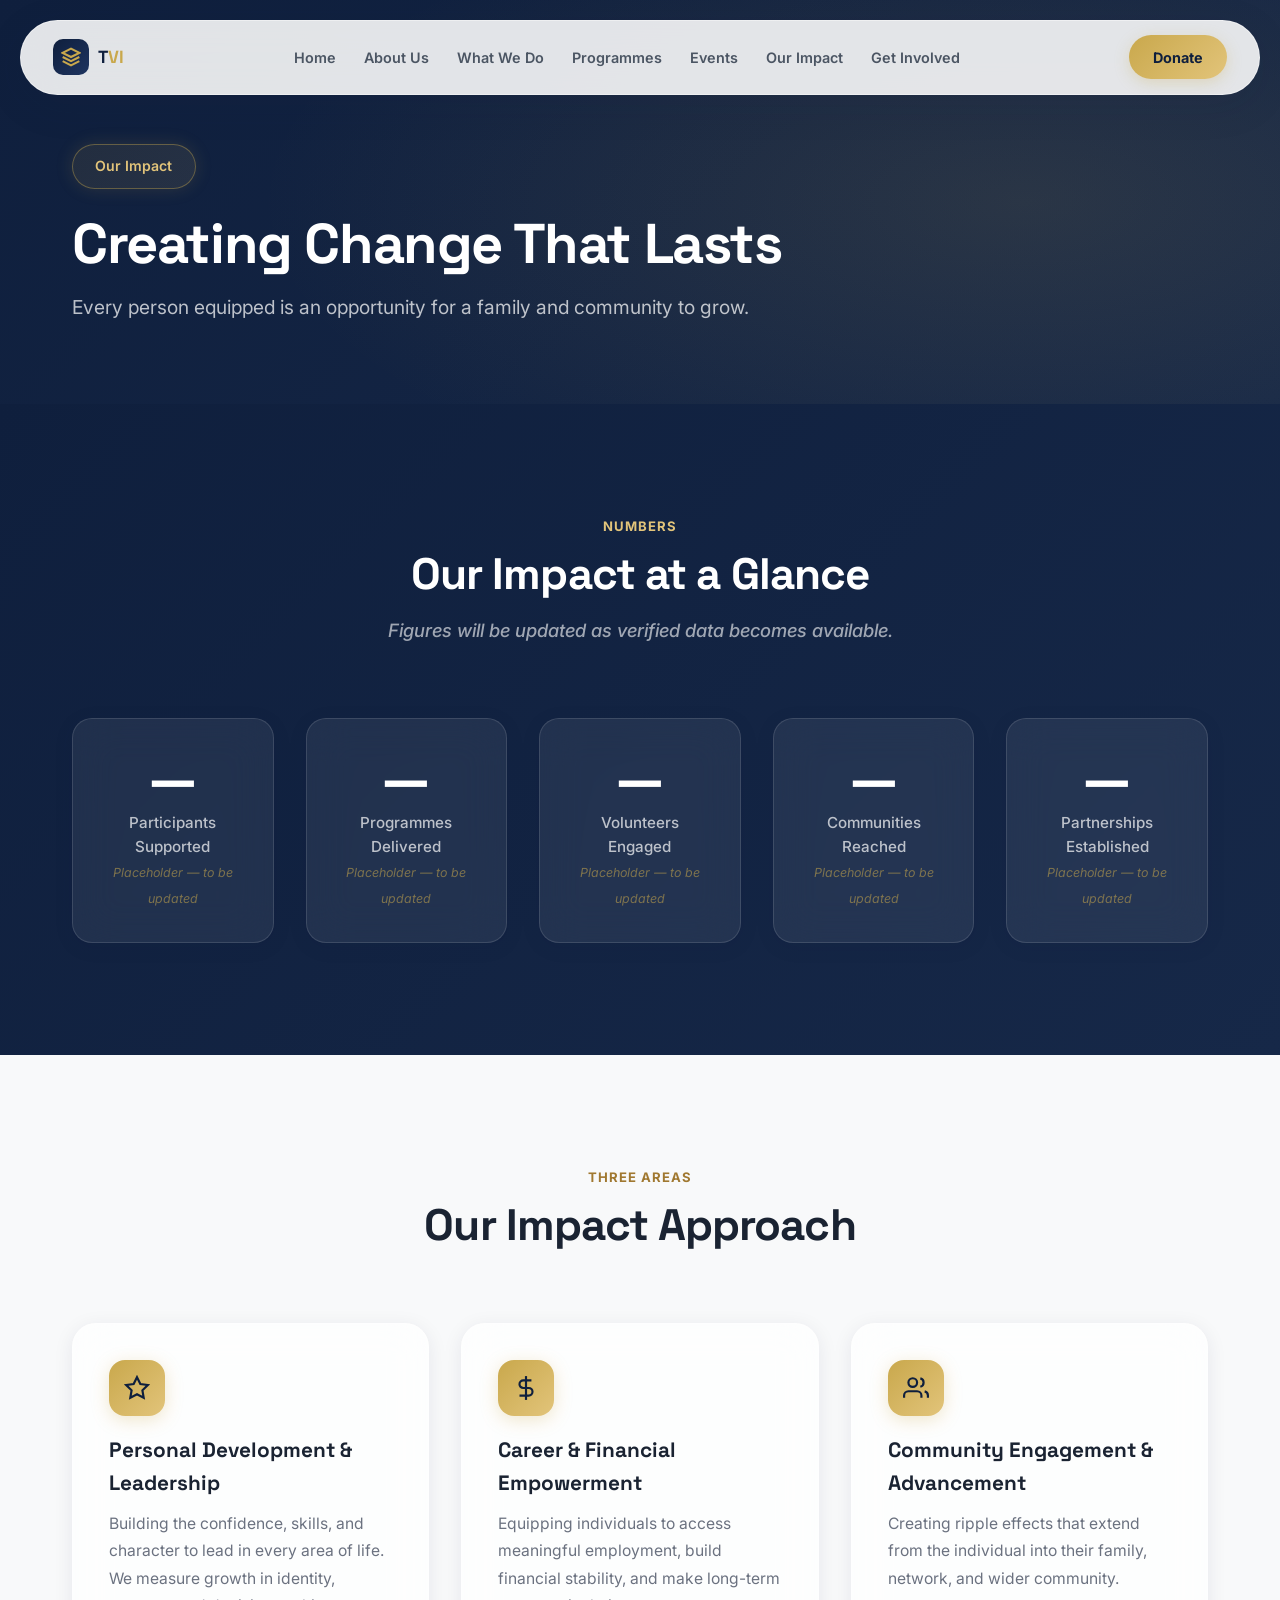
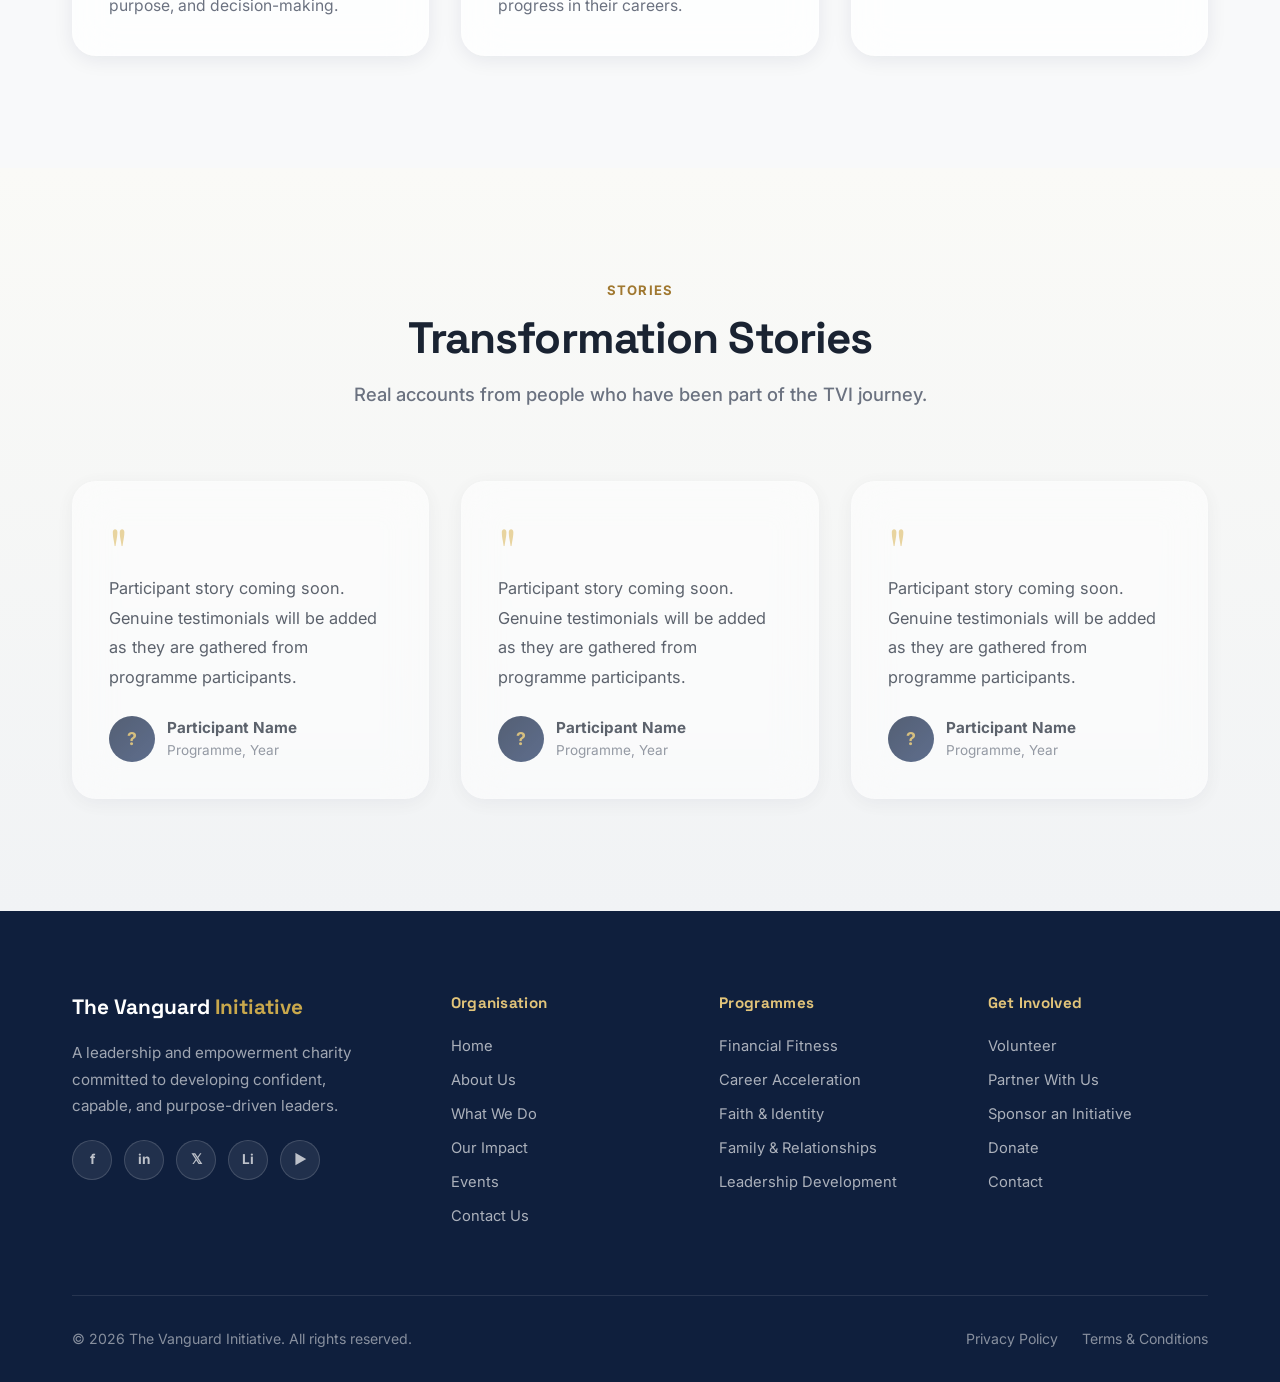
<file: impact.html>
<!DOCTYPE html>
<html lang="en">
<head>
<meta charset="UTF-8"/>
<meta name="viewport" content="width=device-width, initial-scale=1, viewport-fit=cover"/>
<title>Our Impact | The Vanguard Initiative</title>
<meta name="description" content="Stories of transformation and the measurable impact of TVI programmes."/>
<meta property="og:title" content="Our Impact | The Vanguard Initiative"/>
<meta property="og:description" content="Stories of transformation and the measurable impact of TVI programmes."/>
<meta property="og:type" content="website"/>
<link rel="preconnect" href="https://fonts.googleapis.com"/>
<link href="https://fonts.googleapis.com/css2?family=Inter:wght@300;400;500;600;700;800;900&family=Space+Grotesk:wght@300;400;500;600;700&family=Playfair+Display:ital,wght@0,700;1,700&display=swap" rel="stylesheet"/>
<link rel="stylesheet" href="/assets/style.css"/>
</head>
<body>

<div class="animated-bg">
  <div class="glow-orb glow-orb-1"></div>
  <div class="glow-orb glow-orb-2"></div>
  <div class="glow-orb glow-orb-3"></div>
</div>

<!-- NAV -->
<nav class="nav-bar">
  <div class="nav-content">
    <a class="nav-logo" href="/">
      <div class="nav-logo-icon">
        <svg viewBox="0 0 24 24" fill="none" stroke="currentColor" stroke-width="2.5"><path d="M12 2L2 7l10 5 10-5-10-5z"/><path d="M2 17l10 5 10-5"/><path d="M2 12l10 5 10-5"/></svg>
      </div>
      <span class="nav-logo-text">T<span>VI</span></span>
    </a>
    <div class="nav-links" id="desktopNav">
      <a href="/">Home</a>
      <a href="/about.html">About Us</a>
      <a href="/what-we-do.html">What We Do</a>
      <a href="/programmes.html">Programmes</a>
      <a href="/events.html">Events</a>
      <a href="/impact.html">Our Impact</a>
      <a href="/get-involved.html">Get Involved</a>
    </div>
    <div style="display:flex;align-items:center;gap:0.75rem;">
      <a class="nav-donate" href="/donate.html">Donate</a>
      <button class="mobile-menu-btn" onclick="toggleMobileMenu()" aria-label="Menu">
        <svg id="menuIcon" viewBox="0 0 24 24" fill="none" stroke="currentColor" stroke-width="2.5"><line x1="3" y1="6" x2="21" y2="6"/><line x1="3" y1="12" x2="21" y2="12"/><line x1="3" y1="18" x2="21" y2="18"/></svg>
      </button>
    </div>
  </div>
  <div class="mobile-menu" id="mobileMenu">
    <a href="/">Home</a>
    <a href="/about.html">About Us</a>
    <a href="/what-we-do.html">What We Do</a>
    <a href="/programmes.html">Programmes</a>
    <a href="/events.html">Events</a>
    <a href="/impact.html">Our Impact</a>
    <a href="/get-involved.html">Get Involved</a>
    <a href="/contact.html">Contact Us</a>
    <a class="nav-donate" href="/donate.html">Donate</a>
  </div>
</nav>

<main>

  <div class="hero-inner">
    <div class="container">
      <div class="hero-inner-content">
        <div class="hero-badge" style="margin-bottom:1.5rem;">Our Impact</div>
        <h1>Creating Change That Lasts</h1>
        <p>Every person equipped is an opportunity for a family and community to grow.</p>
      </div>
    </div>
  </div>

  <section class="section section-navy">
    <div class="container">
      <div class="section-header">
        <span class="section-eyebrow" style="color:var(--gold-light);">Numbers</span>
        <h2 class="section-title">Our Impact at a Glance</h2>
        <p class="section-subtitle" style="color:rgba(255,255,255,0.6);font-style:italic;">Figures will be updated as verified data becomes available.</p>
      </div>
      <div class="stats-row">
        <div class="stat-box glass-card" style="background:rgba(255,255,255,0.07);border:1px solid rgba(255,255,255,0.12);">
          <span class="impact-num">—</span>
          <span class="impact-label">Participants Supported</span>
          <span class="impact-placeholder">Placeholder — to be updated</span>
        </div>
        <div class="stat-box glass-card" style="background:rgba(255,255,255,0.07);border:1px solid rgba(255,255,255,0.12);">
          <span class="impact-num">—</span>
          <span class="impact-label">Programmes Delivered</span>
          <span class="impact-placeholder">Placeholder — to be updated</span>
        </div>
        <div class="stat-box glass-card" style="background:rgba(255,255,255,0.07);border:1px solid rgba(255,255,255,0.12);">
          <span class="impact-num">—</span>
          <span class="impact-label">Volunteers Engaged</span>
          <span class="impact-placeholder">Placeholder — to be updated</span>
        </div>
        <div class="stat-box glass-card" style="background:rgba(255,255,255,0.07);border:1px solid rgba(255,255,255,0.12);">
          <span class="impact-num">—</span>
          <span class="impact-label">Communities Reached</span>
          <span class="impact-placeholder">Placeholder — to be updated</span>
        </div>
        <div class="stat-box glass-card" style="background:rgba(255,255,255,0.07);border:1px solid rgba(255,255,255,0.12);">
          <span class="impact-num">—</span>
          <span class="impact-label">Partnerships Established</span>
          <span class="impact-placeholder">Placeholder — to be updated</span>
        </div>
      </div>
    </div>
  </section>

  <section class="section">
    <div class="container">
      <div class="section-header">
        <span class="section-eyebrow">Three Areas</span>
        <h2 class="section-title">Our Impact Approach</h2>
      </div>
      <div class="cards-grid-3">
        <div class="feature-card glass-card">
          <div class="icon-box"><svg viewBox="0 0 24 24" fill="none" stroke="currentColor" stroke-width="2"><polygon points="12 2 15.09 8.26 22 9.27 17 14.14 18.18 21.02 12 17.77 5.82 21.02 7 14.14 2 9.27 8.91 8.26 12 2"/></svg></div>
          <h3>Personal Development &amp; Leadership</h3>
          <p>Building the confidence, skills, and character to lead in every area of life. We measure growth in identity, purpose, and decision-making.</p>
        </div>
        <div class="feature-card glass-card">
          <div class="icon-box"><svg viewBox="0 0 24 24" fill="none" stroke="currentColor" stroke-width="2"><line x1="12" y1="1" x2="12" y2="23"/><path d="M17 5H9.5a3.5 3.5 0 0 0 0 7h5a3.5 3.5 0 0 1 0 7H6"/></svg></div>
          <h3>Career &amp; Financial Empowerment</h3>
          <p>Equipping individuals to access meaningful employment, build financial stability, and make long-term progress in their careers.</p>
        </div>
        <div class="feature-card glass-card">
          <div class="icon-box"><svg viewBox="0 0 24 24" fill="none" stroke="currentColor" stroke-width="2"><path d="M17 21v-2a4 4 0 0 0-4-4H5a4 4 0 0 0-4 4v2"/><circle cx="9" cy="7" r="4"/><path d="M23 21v-2a4 4 0 0 0-3-3.87"/><path d="M16 3.13a4 4 0 0 1 0 7.75"/></svg></div>
          <h3>Community Engagement &amp; Advancement</h3>
          <p>Creating ripple effects that extend from the individual into their family, network, and wider community.</p>
        </div>
      </div>
    </div>
  </section>

  <section class="section section-alt">
    <div class="container">
      <div class="section-header">
        <span class="section-eyebrow">Stories</span>
        <h2 class="section-title">Transformation Stories</h2>
        <p class="section-subtitle">Real accounts from people who have been part of the TVI journey.</p>
      </div>
      <div class="cards-grid-3">
        <div class="testimonial-card glass-card" style="opacity:0.7;">
          <span class="quote-mark">"</span>
          <p class="testimonial-text" style="color:var(--gray-400);font-style:normal;">Participant story coming soon. Genuine testimonials will be added as they are gathered from programme participants.</p>
          <div class="testimonial-author">
            <div class="author-avatar">?</div>
            <div><p class="author-name">Participant Name</p><p class="author-role">Programme, Year</p></div>
          </div>
        </div>
        <div class="testimonial-card glass-card" style="opacity:0.7;">
          <span class="quote-mark">"</span>
          <p class="testimonial-text" style="color:var(--gray-400);font-style:normal;">Participant story coming soon. Genuine testimonials will be added as they are gathered from programme participants.</p>
          <div class="testimonial-author">
            <div class="author-avatar">?</div>
            <div><p class="author-name">Participant Name</p><p class="author-role">Programme, Year</p></div>
          </div>
        </div>
        <div class="testimonial-card glass-card" style="opacity:0.7;">
          <span class="quote-mark">"</span>
          <p class="testimonial-text" style="color:var(--gray-400);font-style:normal;">Participant story coming soon. Genuine testimonials will be added as they are gathered from programme participants.</p>
          <div class="testimonial-author">
            <div class="author-avatar">?</div>
            <div><p class="author-name">Participant Name</p><p class="author-role">Programme, Year</p></div>
          </div>
        </div>
      </div>
    </div>
  </section>

</main>

<!-- FOOTER IN HOME (shared via include trick) -->
</div>

<!-- ===== ABOUT ===== -->
<div class="page" id="page-about">
  <div class="hero-inner">
    <div class="container">
      <div class="hero-inner-content">
        <div class="hero-badge" style="margin-bottom:1.5rem;">Our Story</div>
        <h1>From Finding Purpose to Helping Others Discover Theirs.</h1>
        <p>The story behind The Vanguard Initiative is one of real experience, real transformation, and a real commitment to others.</p>
      </div>
    </div>
  </div>

  <section class="section">
    <div class="container-sm">
      <span class="section-eyebrow" style="display:block;margin-bottom:0.75rem;">The Founder's Journey</span>
      <h2 style="font-family:'Space Grotesk',sans-serif;font-size:2.4rem;font-weight:800;color:var(--navy);letter-spacing:-0.02em;margin-bottom:2rem;line-height:1.2;">A Vision Born From Experience</h2>
      <div style="font-size:1.07rem;color:var(--gray-700);line-height:1.95;">
        <p style="margin-bottom:1.25rem;">Growing up, I was always searching for who I was. On the outside, I came from a good home—loving parents, amazing siblings, and a strong foundation. But internally, there was a void. A deep sense of not fully knowing my identity or where I belonged. And because of that, I found myself looking for acceptance in places that could never truly give it.</p>
        <p style="margin-bottom:1.25rem;">I got involved with the wrong crowd—not because I was looking for trouble, but because I was looking for a place to fit in. That search led me down a path of poor decisions, which eventually resulted in my arrest and facing some very serious criminal charges. It was one of the most defining moments of my life. Not because of the situation itself, but because it forced me to confront the reality of where my life was heading.</p>
        <div class="pull-quote" style="margin:2rem 0;">"Environment matters. Influence matters. Identity matters."</div>
        <p style="margin-bottom:1.25rem;">And in that moment, something shifted. I realised that one of the biggest reasons I found myself in those situations was not just my choices—but what I had surrounded myself with.</p>
        <p style="margin-bottom:1.25rem;">There are many people today who feel that same void I once felt. They're searching for meaning, for purpose, for belonging. Some try to find it in their work, others in relationships, and unfortunately, many in the wrong environments or communities. I understand that journey—because I've lived it.</p>
        <div class="pull-quote" style="margin:2rem 0;">"The two most important days in your life are the day you are born and the day you find out why." — Mark Twain</div>
        <p style="margin-bottom:1.25rem;">I am grateful because I found my 'why.' And now, I have committed my life to helping others find theirs.</p>
        <p style="margin-bottom:1.25rem;">Out of this journey, I created youth-focused initiatives, including Leaders in Training (LIT)—a programme designed for young people aged 13–18. Through mentoring, retreats, character development, and hands-on projects, we helped young people understand what it truly means to lead. I also launched StayLIT, focused on university students—helping them stay grounded, focused, and connected to purpose during a critical stage of life.</p>
        <p>The Vanguard Initiative is the natural evolution of that work. It is built from real experiences, real lessons, and a real desire to see people not just succeed—but lead.</p>
      </div>
    </div>
  </section>

  <section class="section section-alt">
    <div class="container">
      <div class="cards-grid-2">
        <div class="glass-card" style="padding:3rem;border-radius:28px;border-left:4px solid var(--gold);">
          <div class="icon-box" style="margin-bottom:1.5rem;"><svg viewBox="0 0 24 24" fill="none" stroke="currentColor" stroke-width="2"><circle cx="12" cy="12" r="10"/><line x1="12" y1="8" x2="12" y2="12"/><line x1="12" y1="16" x2="12.01" y2="16"/></svg></div>
          <h3 style="font-family:'Space Grotesk',sans-serif;font-size:1.5rem;font-weight:800;color:var(--navy);margin-bottom:1rem;">Our Vision</h3>
          <p style="color:var(--gray-600);line-height:1.85;font-size:1.02rem;">To build a generation of individuals—particularly from underrepresented communities—who are equipped, empowered, and positioned at the forefront of influence across faith, finance, family, and career.</p>
        </div>
        <div class="glass-card" style="padding:3rem;border-radius:28px;border-left:4px solid var(--navy);">
          <div class="icon-box icon-box-navy" style="margin-bottom:1.5rem;"><svg viewBox="0 0 24 24" fill="none" stroke="currentColor" stroke-width="2"><path d="M12 22s8-4 8-10V5l-8-3-8 3v7c0 6 8 10 8 10z"/></svg></div>
          <h3 style="font-family:'Space Grotesk',sans-serif;font-size:1.5rem;font-weight:800;color:var(--navy);margin-bottom:1rem;">Our Mission</h3>
          <p style="color:var(--gray-600);line-height:1.85;font-size:1.02rem;">The Vanguard Initiative exists to equip individuals with the tools, knowledge, and confidence to excel in every area of life through transformative programmes, practical workshops, and strategic partnerships that drive long-term personal and community advancement.</p>
        </div>
      </div>
    </div>
  </section>

  <section class="section">
    <div class="container">
      <div class="section-header">
        <span class="section-eyebrow">Who We Serve</span>
        <h2 class="section-title">Built for Those Who Know There's More</h2>
        <p class="section-subtitle">"We exist for those who know there is more—but need the right environment, guidance, and structure to step into it."</p>
      </div>
      <div class="audience-grid">
        <div class="audience-card glass-card"><div class="audience-dot"></div><p>Young adults seeking direction and purpose.</p></div>
        <div class="audience-card glass-card"><div class="audience-dot"></div><p>Individuals looking to enter meaningful employment.</p></div>
        <div class="audience-card glass-card"><div class="audience-dot"></div><p>Professionals aiming to grow and scale their careers.</p></div>
        <div class="audience-card glass-card"><div class="audience-dot"></div><p>Those who desire personal and leadership development.</p></div>
        <div class="audience-card glass-card"><div class="audience-dot"></div><p>People from disadvantaged or underrepresented backgrounds.</p></div>
      </div>
    </div>
  </section>

  <section class="section section-alt">
    <div class="container">
      <div class="section-header">
        <span class="section-eyebrow">What We Stand For</span>
        <h2 class="section-title">Our Values</h2>
      </div>
      <div class="cards-grid-3">
        <div class="value-card glass-card">
          <div class="icon-box" style="margin:0 auto;"><svg viewBox="0 0 24 24" fill="none" stroke="currentColor" stroke-width="2"><polygon points="12 2 15.09 8.26 22 9.27 17 14.14 18.18 21.02 12 17.77 5.82 21.02 7 14.14 2 9.27 8.91 8.26 12 2"/></svg></div>
          <h3>Leadership</h3>
          <p>We don't just encourage participation—we develop leaders who take responsibility and shape their environments.</p>
        </div>
        <div class="value-card glass-card">
          <div class="icon-box" style="margin:0 auto;"><svg viewBox="0 0 24 24" fill="none" stroke="currentColor" stroke-width="2"><polyline points="20 6 9 17 4 12"/></svg></div>
          <h3>Excellence</h3>
          <p>We uphold high standards in everything we do, ensuring that those we serve are equipped to operate at the highest level.</p>
        </div>
        <div class="value-card glass-card">
          <div class="icon-box" style="margin:0 auto;"><svg viewBox="0 0 24 24" fill="none" stroke="currentColor" stroke-width="2"><path d="M22 11.08V12a10 10 0 1 1-5.93-9.14"/><polyline points="22 4 12 14.01 9 11.01"/></svg></div>
          <h3>Impact</h3>
          <p>Our focus is long-term transformation—creating change that extends beyond individuals into families and communities.</p>
        </div>
      </div>
    </div>
  </section>

  <section class="section">
    <div class="container">
      <div class="section-header">
        <span class="section-eyebrow">A Word From the Founder</span>
        <h2 class="section-title">Founder's Message</h2>
      </div>
      <div class="founder-wrap">
        <div class="founder-img">
          <div class="founder-img-inner">
            <span class="serif">Pastor Yemi<br>Adesanya</span>
            <p style="color:rgba(255,255,255,0.6);font-size:0.88rem;margin-top:0.5rem;">Founder, TVI</p>
          </div>
        </div>
        <div class="founder-msg">
          <blockquote>
            <p style="margin-bottom:1rem;">I didn't start The Vanguard Initiative from theory—I started it from experience. I know what it feels like to search for identity. To look for acceptance in the wrong places. To make decisions that could have defined the rest of your life. And I also know what it feels like to be given another chance—and to make that chance count.</p>
            <p style="margin-bottom:1rem;">This initiative is deeply personal to me. It represents everything I wish I had access to at certain stages of my life—guidance, structure, exposure, and the right voices speaking into my future.</p>
            <p style="margin-bottom:1rem;">I believe that many people are not lacking potential—they are lacking the right environment, the right information, and the right belief system. When those things align, everything changes.</p>
            <div class="pull-quote" style="margin:1.5rem 0;">My commitment is simple: To build people. To equip leaders. To raise pioneers.</div>
            <p>And I look forward to seeing what your journey becomes.</p>
          </blockquote>
          <p class="founder-sig">— Pastor Yemi Adesanya</p>
        </div>
      </div>
    </div>
  </section>
</div>

<!-- ===== WHAT WE DO ===== -->
<div class="page" id="page-whatwedo">
  <div class="hero-inner">
    <div class="container">
      <div class="hero-inner-content">
        <div class="hero-badge" style="margin-bottom:1.5rem;">Our Approach</div>
        <h1>How We Equip and Empower</h1>
        <p>A holistic approach to personal growth, leadership, and community advancement.</p>
      </div>
    </div>
  </div>

  <section class="section">
    <div class="container">
      <div class="section-header">
        <span class="section-eyebrow">The Journey</span>
        <h2 class="section-title">Our Development Journey</h2>
        <p class="section-subtitle">We believe true development involves the whole person. Here's how we structure the journey.</p>
      </div>
      <div class="glass-card" style="border-radius:28px;padding:3rem;">
        <div class="process-row">
          <div class="process-step">
            <span class="process-num">01</span>
            <h4>Discover</h4>
            <p>Understand identity, purpose, and potential.</p>
          </div>
          <div class="process-step">
            <span class="process-num">02</span>
            <h4>Develop</h4>
            <p>Build knowledge, skills, and mindset.</p>
          </div>
          <div class="process-step">
            <span class="process-num">03</span>
            <h4>Equip</h4>
            <p>Practical tools, workshops, and mentorship.</p>
          </div>
          <div class="process-step">
            <span class="process-num">04</span>
            <h4>Lead</h4>
            <p>Step into leadership with confidence.</p>
          </div>
          <div class="process-step">
            <span class="process-num">05</span>
            <h4>Impact</h4>
            <p>Create change in family and community.</p>
          </div>
        </div>
      </div>
    </div>
  </section>

  <section class="section section-alt">
    <div class="container">
      <div class="section-header">
        <span class="section-eyebrow">Core Pillars</span>
        <h2 class="section-title">Five Pillars of Transformation</h2>
      </div>
      <div style="display:flex;flex-direction:column;gap:3.5rem;">
        <div class="two-col">
          <div class="col-text">
            <div class="icon-box" style="margin-bottom:1.25rem;"><svg viewBox="0 0 24 24" fill="none" stroke="currentColor" stroke-width="2"><path d="M20.84 4.61a5.5 5.5 0 0 0-7.78 0L12 5.67l-1.06-1.06a5.5 5.5 0 0 0-7.78 7.78l1.06 1.06L12 21.23l7.78-7.78 1.06-1.06a5.5 5.5 0 0 0 0-7.78z"/></svg></div>
            <h2>Faith &amp; Identity</h2>
            <p>Helping individuals develop a clear sense of identity, purpose, and personal values. We explore what it means to know who you are and live intentionally from that place.</p>
            <a class="btn-primary" href="/programmes.html" style="margin-top:1rem;">Explore Programmes</a>
          </div>
          <div><div class="col-image-box"><div class="col-image-box-text"><span class="serif">"Know who you are."</span></div></div></div>
        </div>
        <div class="two-col reverse">
          <div class="col-text">
            <div class="icon-box" style="margin-bottom:1.25rem;"><svg viewBox="0 0 24 24" fill="none" stroke="currentColor" stroke-width="2"><line x1="12" y1="1" x2="12" y2="23"/><path d="M17 5H9.5a3.5 3.5 0 0 0 0 7h5a3.5 3.5 0 0 1 0 7H6"/></svg></div>
            <h2>Financial Empowerment</h2>
            <p>Equipping people with the knowledge to build wealth, manage money, and create financial stability—practically and sustainably.</p>
            <a class="btn-primary" href="/programmes.html" style="margin-top:1rem;">Explore Programmes</a>
          </div>
          <div class="col-image"><div class="col-image-box"><div class="col-image-box-text"><span class="serif">"Build for the future."</span></div></div></div>
        </div>
        <div class="two-col">
          <div class="col-text">
            <div class="icon-box" style="margin-bottom:1.25rem;"><svg viewBox="0 0 24 24" fill="none" stroke="currentColor" stroke-width="2"><rect x="2" y="7" width="20" height="14" rx="2"/><path d="M16 21V5a2 2 0 0 0-2-2h-4a2 2 0 0 0-2 2v16"/></svg></div>
            <h2>Career &amp; Enterprise</h2>
            <p>Supporting employability, career progression, and entrepreneurship—equipping individuals with the skills and exposure to move their careers forward.</p>
            <a class="btn-primary" href="/programmes.html" style="margin-top:1rem;">Explore Programmes</a>
          </div>
          <div><div class="col-image-box"><div class="col-image-box-text"><span class="serif">"Progress on purpose."</span></div></div></div>
        </div>
      </div>
    </div>
  </section>

  <section class="section">
    <div class="container">
      <div class="section-header">
        <span class="section-eyebrow">How We Deliver</span>
        <h2 class="section-title">Our Delivery Model</h2>
      </div>
      <div class="cards-grid-3">
        <div class="feature-card glass-card">
          <div class="icon-box"><svg viewBox="0 0 24 24" fill="none" stroke="currentColor" stroke-width="2"><rect x="3" y="4" width="18" height="18" rx="2" ry="2"/><line x1="16" y1="2" x2="16" y2="6"/><line x1="8" y1="2" x2="8" y2="6"/><line x1="3" y1="10" x2="21" y2="10"/></svg></div>
          <h3>Practical Workshops &amp; Seminars</h3>
          <p>Hands-on learning experiences that translate knowledge into practical action. Sessions are interactive, relevant, and designed to create immediate takeaways.</p>
        </div>
        <div class="feature-card glass-card">
          <div class="icon-box"><svg viewBox="0 0 24 24" fill="none" stroke="currentColor" stroke-width="2"><path d="M17 21v-2a4 4 0 0 0-4-4H5a4 4 0 0 0-4 4v2"/><circle cx="9" cy="7" r="4"/><path d="M23 21v-2a4 4 0 0 0-3-3.87"/><path d="M16 3.13a4 4 0 0 1 0 7.75"/></svg></div>
          <h3>Mentorship &amp; Personal Development</h3>
          <p>One-to-one and group mentoring that connects participants with experienced guides who support their growth journey over time.</p>
        </div>
        <div class="feature-card glass-card">
          <div class="icon-box"><svg viewBox="0 0 24 24" fill="none" stroke="currentColor" stroke-width="2"><path d="M18 8h1a4 4 0 0 1 0 8h-1"/><path d="M2 8h16v9a4 4 0 0 1-4 4H6a4 4 0 0 1-4-4V8z"/><line x1="6" y1="1" x2="6" y2="4"/><line x1="10" y1="1" x2="10" y2="4"/><line x1="14" y1="1" x2="14" y2="4"/></svg></div>
          <h3>Strategic Partnerships</h3>
          <p>Collaboration with organisations, institutions, and community bodies to widen reach, pool resources, and create sustainable impact.</p>
        </div>
      </div>
    </div>
  </section>
</div>

<!-- ===== PROGRAMMES ===== -->
<div class="page" id="page-programmes">
  <div class="hero-inner">
    <div class="container">
      <div class="hero-inner-content">
        <div class="hero-badge" style="margin-bottom:1.5rem;">EMERGE Series</div>
        <h1>The EMERGE Programme Series</h1>
        <p>Practical learning. Purposeful growth. Leadership for life. Each programme is designed to help individuals progress from where they are to where they want to be.</p>
      </div>
    </div>
  </div>

  <section class="section">
    <div class="container">
      <div class="cards-grid-2" id="programmeCards">
        <div class="programme-card glass-card">
          <div class="programme-header">
            <div class="icon-box icon-box-navy"><svg viewBox="0 0 24 24" fill="none" stroke="currentColor" stroke-width="2"><line x1="12" y1="1" x2="12" y2="23"/><path d="M17 5H9.5a3.5 3.5 0 0 0 0 7h5a3.5 3.5 0 0 1 0 7H6"/></svg></div>
            <h3>Emerge: Financial Fitness</h3>
          </div>
          <div class="programme-body">
            <p>Develop practical financial skills and the confidence to make informed financial decisions that create lasting stability.</p>
            <ul class="programme-outcomes">
              <li>Budgeting and money management</li>
              <li>Saving and financial planning</li>
              <li>Understanding debt and credit</li>
              <li>Building healthy financial habits</li>
            </ul>
            <button class="btn-primary" onclick="showEnquiryForm('Emerge: Financial Fitness')">Register Your Interest</button>
          </div>
        </div>
        <div class="programme-card glass-card">
          <div class="programme-header">
            <div class="icon-box icon-box-navy"><svg viewBox="0 0 24 24" fill="none" stroke="currentColor" stroke-width="2"><rect x="2" y="7" width="20" height="14" rx="2"/><path d="M16 21V5a2 2 0 0 0-2-2h-4a2 2 0 0 0-2 2v16"/></svg></div>
            <h3>Emerge: Career Acceleration</h3>
          </div>
          <div class="programme-body">
            <p>Prepare for meaningful employment, professional growth, and long-term career development in any field.</p>
            <ul class="programme-outcomes">
              <li>CV and interview preparation</li>
              <li>Workplace communication skills</li>
              <li>Professional development</li>
              <li>Career planning and networking</li>
            </ul>
            <button class="btn-primary" onclick="showEnquiryForm('Emerge: Career Acceleration')">Register Your Interest</button>
          </div>
        </div>
        <div class="programme-card glass-card">
          <div class="programme-header">
            <div class="icon-box icon-box-navy"><svg viewBox="0 0 24 24" fill="none" stroke="currentColor" stroke-width="2"><path d="M20.84 4.61a5.5 5.5 0 0 0-7.78 0L12 5.67l-1.06-1.06a5.5 5.5 0 0 0-7.78 7.78l1.06 1.06L12 21.23l7.78-7.78 1.06-1.06a5.5 5.5 0 0 0 0-7.78z"/></svg></div>
            <h3>Emerge: Faith &amp; Identity</h3>
          </div>
          <div class="programme-body">
            <p>Explore personal identity, values, purpose, and the role of faith in navigating everyday life with confidence.</p>
            <ul class="programme-outcomes">
              <li>Identity and self-awareness</li>
              <li>Purpose and personal values</li>
              <li>Building confidence and resilience</li>
              <li>Developing positive habits</li>
            </ul>
            <button class="btn-primary" onclick="showEnquiryForm('Emerge: Faith & Identity')">Register Your Interest</button>
          </div>
        </div>
        <div class="programme-card glass-card">
          <div class="programme-header">
            <div class="icon-box icon-box-navy"><svg viewBox="0 0 24 24" fill="none" stroke="currentColor" stroke-width="2"><path d="M17 21v-2a4 4 0 0 0-4-4H5a4 4 0 0 0-4 4v2"/><circle cx="9" cy="7" r="4"/><path d="M23 21v-2a4 4 0 0 0-3-3.87"/><path d="M16 3.13a4 4 0 0 1 0 7.75"/></svg></div>
            <h3>Emerge: Family &amp; Relationships</h3>
          </div>
          <div class="programme-body">
            <p>Build the knowledge and skills needed to nurture healthy relationships and create stronger family environments.</p>
            <ul class="programme-outcomes">
              <li>Effective communication</li>
              <li>Healthy boundaries</li>
              <li>Conflict resolution</li>
              <li>Family relationship dynamics</li>
            </ul>
            <button class="btn-primary" onclick="showEnquiryForm('Emerge: Family & Relationships')">Register Your Interest</button>
          </div>
        </div>
        <div class="programme-card glass-card" style="grid-column:span 1;">
          <div class="programme-header">
            <div class="icon-box icon-box-navy"><svg viewBox="0 0 24 24" fill="none" stroke="currentColor" stroke-width="2"><polygon points="12 2 15.09 8.26 22 9.27 17 14.14 18.18 21.02 12 17.77 5.82 21.02 7 14.14 2 9.27 8.91 8.26 12 2"/></svg></div>
            <h3>Emerge: Leadership Development</h3>
          </div>
          <div class="programme-body">
            <p>Build the character, confidence, and practical skills to lead effectively and make a lasting positive difference in your community.</p>
            <ul class="programme-outcomes">
              <li>Leadership fundamentals</li>
              <li>Decision-making and accountability</li>
              <li>Public speaking and communication</li>
              <li>Teamwork and community leadership</li>
            </ul>
            <button class="btn-primary" onclick="showEnquiryForm('Emerge: Leadership Development')">Register Your Interest</button>
          </div>
        </div>
      </div>

      <!-- Enquiry Form -->
      <div id="enquiryFormSection" style="display:none;margin-top:4rem;">
        <div class="form-wrap glass-card" style="max-width:700px;margin:0 auto;">
          <h3 style="font-family:'Space Grotesk',sans-serif;font-size:1.75rem;font-weight:800;color:var(--navy);margin-bottom:0.5rem;">Register Your Interest</h3>
          <p style="color:var(--gray-600);margin-bottom:2rem;">Complete the form below and a member of our team will be in touch with programme details.</p>
          <div id="programmeFormContent">
            <div class="form-group">
              <label>Full Name *</label>
              <input type="text" id="pFullName" placeholder="Your full name"/>
            </div>
            <div class="form-row">
              <div class="form-group">
                <label>Email Address *</label>
                <input type="email" id="pEmail" placeholder="your.email@example.com"/>
              </div>
              <div class="form-group">
                <label>Phone Number</label>
                <input type="tel" id="pPhone" placeholder="+44 7000 000000"/>
              </div>
            </div>
            <div class="form-group">
              <label>Programme of Interest *</label>
              <select id="pProgramme">
                <option value="">Select a programme</option>
                <option>Emerge: Financial Fitness</option>
                <option>Emerge: Career Acceleration</option>
                <option>Emerge: Faith &amp; Identity</option>
                <option>Emerge: Family &amp; Relationships</option>
                <option>Emerge: Leadership Development</option>
              </select>
            </div>
            <div class="form-group">
              <label>Short Message</label>
              <textarea id="pMessage" placeholder="Tell us a little about yourself and why you're interested in this programme..."></textarea>
            </div>
            <div style="display:flex;gap:1rem;flex-wrap:wrap;">
              <button class="btn-primary" onclick="submitProgrammeForm()">Submit Enquiry</button>
              <button class="btn-secondary" onclick="hideEnquiryForm()">Cancel</button>
            </div>
          </div>
          <div class="form-success" id="programmeFormSuccess">
            <span class="check">✦</span>
            <h3>Enquiry Received</h3>
            <p>Thank you for your interest. A member of the TVI team will be in touch with programme information shortly.</p>
          </div>
        </div>
      </div>
    </div>
  </section>
</div>

<!-- ===== GET INVOLVED ===== -->
<div class="page" id="page-getinvolved">
  <div class="hero-inner">
    <div class="container">
      <div class="hero-inner-content">
        <div class="hero-badge" style="margin-bottom:1.5rem;">Get Involved</div>
        <h1>Be Part of the Movement</h1>
        <p>Your time, skills, resources, and partnerships can help equip the next generation of leaders.</p>
      </div>
    </div>
  </div>

  <section class="section">
    <div class="container">
      <div class="cards-grid-2">
        <div class="involve-card glass-card">
          <div class="icon-box"><svg viewBox="0 0 24 24" fill="none" stroke="currentColor" stroke-width="2"><path d="M22 10v6M2 10l10-5 10 5-10 5z"/><path d="M6 12v5c3 3 9 3 12 0v-5"/></svg></div>
          <h3>Join a Programme</h3>
          <p>Take part in one of our structured development programmes and begin your journey towards personal and professional growth.</p>
          <a class="btn-primary" href="/programmes.html">Explore Programmes</a>
        </div>
        <div class="involve-card glass-card">
          <div class="icon-box"><svg viewBox="0 0 24 24" fill="none" stroke="currentColor" stroke-width="2"><path d="M17 21v-2a4 4 0 0 0-4-4H5a4 4 0 0 0-4 4v2"/><circle cx="9" cy="7" r="4"/><path d="M23 21v-2a4 4 0 0 0-3-3.87"/><path d="M16 3.13a4 4 0 0 1 0 7.75"/></svg></div>
          <h3>Volunteer</h3>
          <p>Share your time, talents, and experience to support our programmes and help create opportunities for others to grow.</p>
          <a class="btn-primary" href="#involveForm" onclick="setInvolveType('Volunteer')">Become a Volunteer</a>
        </div>
        <div class="involve-card glass-card">
          <div class="icon-box"><svg viewBox="0 0 24 24" fill="none" stroke="currentColor" stroke-width="2"><rect x="2" y="3" width="20" height="14" rx="2"/><path d="M8 21h8M12 17v4"/></svg></div>
          <h3>Partner With Us</h3>
          <p>Collaborate with us as an organisation, expert, or institution to expand opportunities and deliver meaningful community initiatives.</p>
          <a class="btn-primary" href="#involveForm" onclick="setInvolveType('Partner')">Become a Partner</a>
        </div>
        <div class="involve-card glass-card">
          <div class="icon-box"><svg viewBox="0 0 24 24" fill="none" stroke="currentColor" stroke-width="2"><path d="M12 22s8-4 8-10V5l-8-3-8 3v7c0 6 8 10 8 10z"/></svg></div>
          <h3>Sponsor an Initiative</h3>
          <p>Help us extend our reach, deliver programmes, and make development opportunities accessible to more communities.</p>
          <a class="btn-primary" href="#involveForm" onclick="setInvolveType('Sponsor')">Sponsor a Programme</a>
        </div>
      </div>
    </div>
  </section>

  <section class="section section-alt" id="involveForm">
    <div class="container-sm">
      <div class="section-header">
        <span class="section-eyebrow">Get In Touch</span>
        <h2 class="section-title">Volunteer, Partner &amp; Sponsor Enquiries</h2>
      </div>
      <div class="form-wrap glass-card" id="involveFormContent">
        <div class="form-group">
          <label>Enquiry Type *</label>
          <select id="involveType">
            <option value="">Select enquiry type</option>
            <option value="Volunteer">Volunteer</option>
            <option value="Partner">Partner</option>
            <option value="Sponsor">Sponsor</option>
          </select>
        </div>
        <div class="form-row">
          <div class="form-group">
            <label>Full Name *</label>
            <input type="text" id="iName" placeholder="Your full name"/>
          </div>
          <div class="form-group">
            <label>Email Address *</label>
            <input type="email" id="iEmail" placeholder="your.email@example.com"/>
          </div>
        </div>
        <div class="form-row">
          <div class="form-group">
            <label>Phone Number</label>
            <input type="tel" id="iPhone" placeholder="+44 7000 000000"/>
          </div>
          <div class="form-group">
            <label>Organisation (Optional)</label>
            <input type="text" id="iOrg" placeholder="Your organisation name"/>
          </div>
        </div>
        <div class="form-group">
          <label>Area of Interest</label>
          <input type="text" id="iArea" placeholder="e.g. Workshop facilitation, financial mentoring, event support…"/>
        </div>
        <div class="form-group">
          <label>Relevant Skills or Experience</label>
          <textarea id="iSkills" placeholder="Tell us about relevant experience or skills you bring…" style="min-height:100px;"></textarea>
        </div>
        <div class="form-group">
          <label>Message</label>
          <textarea id="iMessage" placeholder="Any additional details you'd like to share…"></textarea>
        </div>
        <button class="btn-primary" onclick="submitInvolveForm()">Send Enquiry</button>
      </div>
      <div class="form-success" id="involveFormSuccess">
        <span class="check">✦</span>
        <h3>Thank You for Reaching Out</h3>
        <p>Your enquiry has been received. A member of the TVI team will be in touch with you soon.</p>
      </div>
    </div>
  </section>
</div>

<!-- ===== EVENTS ===== -->
<div class="page" id="page-events">
  <div class="hero-inner">
    <div class="container">
      <div class="hero-inner-content">
        <div class="hero-badge" style="margin-bottom:1.5rem;">Events</div>
        <h1>Events &amp; Experiences</h1>
        <p>Spaces for learning, connection, and transformation.</p>
      </div>
    </div>
  </div>

  <section class="section">
    <div class="container">
      <div class="section-header">
        <span class="section-eyebrow">Upcoming</span>
        <h2 class="section-title">Upcoming Events</h2>
      </div>
      <div class="event-placeholder">
        <svg viewBox="0 0 24 24" fill="none" stroke="currentColor" stroke-width="1.5"><rect x="3" y="4" width="18" height="18" rx="2" ry="2"/><line x1="16" y1="2" x2="16" y2="6"/><line x1="8" y1="2" x2="8" y2="6"/><line x1="3" y1="10" x2="21" y2="10"/></svg>
        <h3>New Events Coming Soon</h3>
        <p>Join our mailing list to hear about upcoming workshops, seminars, and community opportunities.</p>
        <div style="margin-top:2rem;display:flex;gap:0.75rem;justify-content:center;flex-wrap:wrap;">
          <input type="email" placeholder="your.email@example.com" style="padding:0.8rem 1.25rem;border:2px solid var(--gray-200);border-radius:100px;font-size:0.95rem;outline:none;min-width:260px;font-family:'Inter',sans-serif;" id="eventEmail"/>
          <button class="btn-primary" onclick="joinMailingList()">Join Mailing List</button>
        </div>
        <p id="eventMailSuccess" style="display:none;color:var(--gold-dark);font-weight:600;margin-top:1rem;">✦ You're on the list! We'll be in touch.</p>
      </div>
    </div>
  </section>

  <section class="section section-alt">
    <div class="container">
      <div class="section-header">
        <span class="section-eyebrow">Past Events</span>
        <h2 class="section-title">Previous Events &amp; Experiences</h2>
        <p class="section-subtitle">A record of our community gatherings, workshops, and leadership events.</p>
      </div>
      <div class="event-placeholder" style="border-style:solid;border-color:rgba(201,168,76,0.15);">
        <svg viewBox="0 0 24 24" fill="none" stroke="currentColor" stroke-width="1.5"><rect x="3" y="3" width="18" height="18" rx="2" ry="2"/><circle cx="8.5" cy="8.5" r="1.5"/><polyline points="21 15 16 10 5 21"/></svg>
        <h3>Event Gallery Coming Soon</h3>
        <p>Photographs, testimonials, and summaries from our past events will be added here.</p>
      </div>
    </div>
  </section>
</div>

<!-- ===== IMPACT ===== -->
<div class="page" id="page-impact">
  <div class="hero-inner">
    <div class="container">
      <div class="hero-inner-content">
        <div class="hero-badge" style="margin-bottom:1.5rem;">Our Impact</div>
        <h1>Creating Change That Lasts</h1>
        <p>Every person equipped is an opportunity for a family and community to grow.</p>
      </div>
    </div>
  </div>

  <section class="section section-navy">
    <div class="container">
      <div class="section-header">
        <span class="section-eyebrow" style="color:var(--gold-light);">Numbers</span>
        <h2 class="section-title">Our Impact at a Glance</h2>
        <p class="section-subtitle" style="color:rgba(255,255,255,0.6);font-style:italic;">Figures will be updated as verified data becomes available.</p>
      </div>
      <div class="stats-row">
        <div class="stat-box glass-card" style="background:rgba(255,255,255,0.07);border:1px solid rgba(255,255,255,0.12);">
          <span class="impact-num">—</span>
          <span class="impact-label">Participants Supported</span>
          <span class="impact-placeholder">Placeholder — to be updated</span>
        </div>
        <div class="stat-box glass-card" style="background:rgba(255,255,255,0.07);border:1px solid rgba(255,255,255,0.12);">
          <span class="impact-num">—</span>
          <span class="impact-label">Programmes Delivered</span>
          <span class="impact-placeholder">Placeholder — to be updated</span>
        </div>
        <div class="stat-box glass-card" style="background:rgba(255,255,255,0.07);border:1px solid rgba(255,255,255,0.12);">
          <span class="impact-num">—</span>
          <span class="impact-label">Volunteers Engaged</span>
          <span class="impact-placeholder">Placeholder — to be updated</span>
        </div>
        <div class="stat-box glass-card" style="background:rgba(255,255,255,0.07);border:1px solid rgba(255,255,255,0.12);">
          <span class="impact-num">—</span>
          <span class="impact-label">Communities Reached</span>
          <span class="impact-placeholder">Placeholder — to be updated</span>
        </div>
        <div class="stat-box glass-card" style="background:rgba(255,255,255,0.07);border:1px solid rgba(255,255,255,0.12);">
          <span class="impact-num">—</span>
          <span class="impact-label">Partnerships Established</span>
          <span class="impact-placeholder">Placeholder — to be updated</span>
        </div>
      </div>
    </div>
  </section>

  <section class="section">
    <div class="container">
      <div class="section-header">
        <span class="section-eyebrow">Three Areas</span>
        <h2 class="section-title">Our Impact Approach</h2>
      </div>
      <div class="cards-grid-3">
        <div class="feature-card glass-card">
          <div class="icon-box"><svg viewBox="0 0 24 24" fill="none" stroke="currentColor" stroke-width="2"><polygon points="12 2 15.09 8.26 22 9.27 17 14.14 18.18 21.02 12 17.77 5.82 21.02 7 14.14 2 9.27 8.91 8.26 12 2"/></svg></div>
          <h3>Personal Development &amp; Leadership</h3>
          <p>Building the confidence, skills, and character to lead in every area of life. We measure growth in identity, purpose, and decision-making.</p>
        </div>
        <div class="feature-card glass-card">
          <div class="icon-box"><svg viewBox="0 0 24 24" fill="none" stroke="currentColor" stroke-width="2"><line x1="12" y1="1" x2="12" y2="23"/><path d="M17 5H9.5a3.5 3.5 0 0 0 0 7h5a3.5 3.5 0 0 1 0 7H6"/></svg></div>
          <h3>Career &amp; Financial Empowerment</h3>
          <p>Equipping individuals to access meaningful employment, build financial stability, and make long-term progress in their careers.</p>
        </div>
        <div class="feature-card glass-card">
          <div class="icon-box"><svg viewBox="0 0 24 24" fill="none" stroke="currentColor" stroke-width="2"><path d="M17 21v-2a4 4 0 0 0-4-4H5a4 4 0 0 0-4 4v2"/><circle cx="9" cy="7" r="4"/><path d="M23 21v-2a4 4 0 0 0-3-3.87"/><path d="M16 3.13a4 4 0 0 1 0 7.75"/></svg></div>
          <h3>Community Engagement &amp; Advancement</h3>
          <p>Creating ripple effects that extend from the individual into their family, network, and wider community.</p>
        </div>
      </div>
    </div>
  </section>

  <section class="section section-alt">
    <div class="container">
      <div class="section-header">
        <span class="section-eyebrow">Stories</span>
        <h2 class="section-title">Transformation Stories</h2>
        <p class="section-subtitle">Real accounts from people who have been part of the TVI journey.</p>
      </div>
      <div class="cards-grid-3">
        <div class="testimonial-card glass-card" style="opacity:0.7;">
          <span class="quote-mark">"</span>
          <p class="testimonial-text" style="color:var(--gray-400);font-style:normal;">Participant story coming soon. Genuine testimonials will be added as they are gathered from programme participants.</p>
          <div class="testimonial-author">
            <div class="author-avatar">?</div>
            <div><p class="author-name">Participant Name</p><p class="author-role">Programme, Year</p></div>
          </div>
        </div>
        <div class="testimonial-card glass-card" style="opacity:0.7;">
          <span class="quote-mark">"</span>
          <p class="testimonial-text" style="color:var(--gray-400);font-style:normal;">Participant story coming soon. Genuine testimonials will be added as they are gathered from programme participants.</p>
          <div class="testimonial-author">
            <div class="author-avatar">?</div>
            <div><p class="author-name">Participant Name</p><p class="author-role">Programme, Year</p></div>
          </div>
        </div>
        <div class="testimonial-card glass-card" style="opacity:0.7;">
          <span class="quote-mark">"</span>
          <p class="testimonial-text" style="color:var(--gray-400);font-style:normal;">Participant story coming soon. Genuine testimonials will be added as they are gathered from programme participants.</p>
          <div class="testimonial-author">
            <div class="author-avatar">?</div>
            <div><p class="author-name">Participant Name</p><p class="author-role">Programme, Year</p></div>
          </div>
        </div>
      </div>
    </div>
  </section>
</div>

<!-- ===== DONATE ===== -->
<div class="page" id="page-donate">
  <div class="hero-inner">
    <div class="container">
      <div class="hero-inner-content">
        <div class="hero-badge" style="margin-bottom:1.5rem;">Support TVI</div>
        <h1>Support the Vision</h1>
        <p>Help us build people, equip leaders, and raise pioneers.</p>
      </div>
    </div>
  </div>

  <section class="section">
    <div class="container">
      <div class="two-col">
        <div class="col-text">
          <span class="section-eyebrow">Why Your Support Matters</span>
          <h2>Your Support Creates Real Change</h2>
          <p>Your support helps us deliver life-changing programmes, reach underserved communities, and create opportunities for future leaders. Every contribution goes towards creating lasting impact.</p>
          <div class="cards-grid-3" style="grid-template-columns:1fr;gap:1.25rem;margin-top:2rem;">
            <div class="audience-card glass-card"><div class="audience-dot"></div><p>Delivering transformative leadership and empowerment programmes.</p></div>
            <div class="audience-card glass-card"><div class="audience-dot"></div><p>Reaching underserved and disadvantaged communities.</p></div>
            <div class="audience-card glass-card"><div class="audience-dot"></div><p>Developing and equipping the next generation of leaders.</p></div>
          </div>
        </div>
        <div>
          <div class="form-wrap glass-card" id="donateFormContent">
            <h3 style="font-family:'Space Grotesk',sans-serif;font-size:1.5rem;font-weight:800;color:var(--navy);margin-bottom:1.5rem;">Make a Donation</h3>
            <div class="donation-type">
              <button class="type-btn active" onclick="setDonationType('one-time',this)">One-time</button>
              <button class="type-btn" onclick="setDonationType('monthly',this)">Monthly</button>
            </div>
            <p style="font-size:0.88rem;font-weight:600;color:var(--gray-700);margin-bottom:0.75rem;">Select an amount</p>
            <div class="donation-amounts">
              <button class="amount-btn active" onclick="setAmount('£10',this)">£10</button>
              <button class="amount-btn" onclick="setAmount('£25',this)">£25</button>
              <button class="amount-btn" onclick="setAmount('£50',this)">£50</button>
              <button class="amount-btn" onclick="setAmount('£100',this)">£100</button>
              <button class="amount-btn" onclick="setAmount('£250',this)">£250</button>
            </div>
            <div class="form-group">
              <label>Or enter your own amount</label>
              <input type="text" id="customAmount" placeholder="£ Other amount"/>
            </div>
            <div class="form-row">
              <div class="form-group">
                <label>Full Name *</label>
                <input type="text" id="donorName" placeholder="Your full name"/>
              </div>
              <div class="form-group">
                <label>Email Address *</label>
                <input type="email" id="donorEmail" placeholder="your.email@example.com"/>
              </div>
            </div>
            <div class="form-group">
              <label>Message (Optional)</label>
              <textarea id="donorMessage" placeholder="Any message you'd like to include…" style="min-height:90px;"></textarea>
            </div>
            <div style="display:flex;align-items:center;gap:0.6rem;margin-bottom:1.25rem;">
              <input type="checkbox" id="anonymous" style="width:16px;height:16px;accent-color:var(--gold);"/>
              <label for="anonymous" style="margin:0;font-size:0.92rem;color:var(--gray-700);">Make this donation anonymous</label>
            </div>
            <div class="payment-note">
              <strong style="color:var(--navy);">Payment details coming soon.</strong> TVI's payment provider is being configured. Bank details or an online payment link will be added here once set up and tested. Please <a href="/contact.html" style="color:var(--gold-dark);">contact us</a> if you would like to discuss donating in the meantime.
            </div>
            <button class="btn-primary" style="width:100%;justify-content:center;margin-top:1.25rem;opacity:0.65;cursor:not-allowed;" disabled>Secure Payment — Coming Soon</button>
            <p style="font-size:0.8rem;color:var(--gray-600);margin-top:1rem;line-height:1.6;">Your personal data is handled in accordance with TVI's Privacy Policy. We will not share your details with third parties without your consent.</p>
          </div>
        </div>
      </div>
    </div>
  </section>
</div>

<!-- ===== CONTACT ===== -->
<div class="page" id="page-contact">
  <div class="hero-inner">
    <div class="container">
      <div class="hero-inner-content">
        <div class="hero-badge" style="margin-bottom:1.5rem;">Contact</div>
        <h1>Let's Start a Conversation</h1>
        <p>Have a question, want to get involved, or interested in working with us? We'd love to hear from you.</p>
      </div>
    </div>
  </div>

  <section class="section">
    <div class="container">
      <div class="two-col">
        <div>
          <span class="section-eyebrow">Contact Information</span>
          <h2 style="font-family:'Space Grotesk',sans-serif;font-size:2rem;font-weight:800;color:var(--navy);margin:0.75rem 0 2rem;line-height:1.2;">Get in Touch</h2>
          <div style="display:flex;flex-direction:column;gap:1.5rem;">
            <div class="audience-card glass-card" style="align-items:center;">
              <div class="icon-box" style="flex-shrink:0;"><svg viewBox="0 0 24 24" fill="none" stroke="currentColor" stroke-width="2"><path d="M4 4h16c1.1 0 2 .9 2 2v12c0 1.1-.9 2-2 2H4c-1.1 0-2-.9-2-2V6c0-1.1.9-2 2-2z"/><polyline points="22,6 12,13 2,6"/></svg></div>
              <div><p style="font-weight:700;color:var(--navy);margin-bottom:0.2rem;">Email</p><p style="color:var(--gray-600);font-size:0.95rem;">[Email address to be added]</p></div>
            </div>
            <div class="audience-card glass-card" style="align-items:center;">
              <div class="icon-box" style="flex-shrink:0;"><svg viewBox="0 0 24 24" fill="none" stroke="currentColor" stroke-width="2"><path d="M22 16.92v3a2 2 0 0 1-2.18 2 19.79 19.79 0 0 1-8.63-3.07A19.5 19.5 0 0 1 4.69 13.1 19.79 19.79 0 0 1 1.61 4.5 2 2 0 0 1 3.6 2.28h3a2 2 0 0 1 2 1.72c.127.96.361 1.903.7 2.81a2 2 0 0 1-.45 2.11L7.91 9.91a16 16 0 0 0 6.29 6.29l.95-.95a2 2 0 0 1 2.11-.45c.907.339 1.85.573 2.81.7A2 2 0 0 1 22 16.92z"/></svg></div>
              <div><p style="font-weight:700;color:var(--navy);margin-bottom:0.2rem;">Phone</p><p style="color:var(--gray-600);font-size:0.95rem;">[Phone number to be added]</p></div>
            </div>
            <div class="audience-card glass-card" style="align-items:center;">
              <div class="icon-box" style="flex-shrink:0;"><svg viewBox="0 0 24 24" fill="none" stroke="currentColor" stroke-width="2"><path d="M21 10c0 7-9 13-9 13s-9-6-9-13a9 9 0 0 1 18 0z"/><circle cx="12" cy="10" r="3"/></svg></div>
              <div><p style="font-weight:700;color:var(--navy);margin-bottom:0.2rem;">Address</p><p style="color:var(--gray-600);font-size:0.95rem;">[Office address to be added]</p></div>
            </div>
          </div>
          <div style="margin-top:2rem;">
            <p style="font-weight:700;color:var(--navy);margin-bottom:1rem;">Follow TVI</p>
            <div class="footer-social">
              <a class="social-icon" href="#" title="Facebook">f</a>
              <a class="social-icon" href="#" title="Instagram">in</a>
              <a class="social-icon" href="#" title="Twitter / X">𝕏</a>
              <a class="social-icon" href="#" title="LinkedIn">Li</a>
              <a class="social-icon" href="#" title="YouTube">▶</a>
            </div>
          </div>
        </div>
        <div>
          <div class="form-wrap glass-card" id="contactFormContent">
            <h3 style="font-family:'Space Grotesk',sans-serif;font-size:1.5rem;font-weight:800;color:var(--navy);margin-bottom:1.5rem;">Send a Message</h3>
            <div class="form-row">
              <div class="form-group">
                <label>Full Name *</label>
                <input type="text" id="cName" placeholder="Your full name"/>
              </div>
              <div class="form-group">
                <label>Email Address *</label>
                <input type="email" id="cEmail" placeholder="your.email@example.com"/>
              </div>
            </div>
            <div class="form-group">
              <label>Phone Number (Optional)</label>
              <input type="tel" id="cPhone" placeholder="+44 7000 000000"/>
            </div>
            <div class="form-group">
              <label>Subject *</label>
              <input type="text" id="cSubject" placeholder="What is your message about?"/>
            </div>
            <div class="form-group">
              <label>Message *</label>
              <textarea id="cMessage" placeholder="Your message…"></textarea>
            </div>
            <button class="btn-primary" onclick="submitContactForm()">Send Message</button>
          </div>
          <div class="form-success" id="contactFormSuccess">
            <span class="check">✦</span>
            <h3>Message Sent</h3>
            <p>Thank you for getting in touch. A member of the TVI team will respond to your message shortly.</p>
          </div>
        </div>
      </div>
    </div>
  </section>
</div>

<!-- FOOTER (shown on all pages) -->
<footer class="footer" id="siteFooter">
  <div class="container">
    <div class="footer-grid">
      <div class="footer-brand">
        <div class="footer-logo">The Vanguard <span>Initiative</span></div>
        <p>A leadership and empowerment charity committed to developing confident, capable, and purpose-driven leaders.</p>
        <div class="footer-social">
          <a class="social-icon" href="#" title="Facebook">f</a>
          <a class="social-icon" href="#" title="Instagram">in</a>
          <a class="social-icon" href="#" title="Twitter">𝕏</a>
          <a class="social-icon" href="#" title="LinkedIn">Li</a>
          <a class="social-icon" href="#" title="YouTube">▶</a>
        </div>
      </div>
      <div class="footer-col">
        <h4>Organisation</h4>
        <a href="/">Home</a>
        <a href="/about.html">About Us</a>
        <a href="/what-we-do.html">What We Do</a>
        <a href="/impact.html">Our Impact</a>
        <a href="/events.html">Events</a>
        <a href="/contact.html">Contact Us</a>
      </div>
      <div class="footer-col">
        <h4>Programmes</h4>
        <a href="/programmes.html">Financial Fitness</a>
        <a href="/programmes.html">Career Acceleration</a>
        <a href="/programmes.html">Faith &amp; Identity</a>
        <a href="/programmes.html">Family &amp; Relationships</a>
        <a href="/programmes.html">Leadership Development</a>
      </div>
      <div class="footer-col">
        <h4>Get Involved</h4>
        <a href="/get-involved.html">Volunteer</a>
        <a href="/get-involved.html">Partner With Us</a>
        <a href="/get-involved.html">Sponsor an Initiative</a>
        <a href="/donate.html">Donate</a>
        <a href="/contact.html">Contact</a>
      </div>
    </div>
    <div class="footer-bottom">
      <p>© <span id="footerYear"></span> The Vanguard Initiative. All rights reserved.</p>
      <div class="footer-bottom-links">
        <a href="/privacy.html">Privacy Policy</a>
        <a href="/terms.html">Terms &amp; Conditions</a>
      </div>
    </div>
  </div>
</footer>

<script src="/assets/main.js"></script>
</body>
</html>
</file>
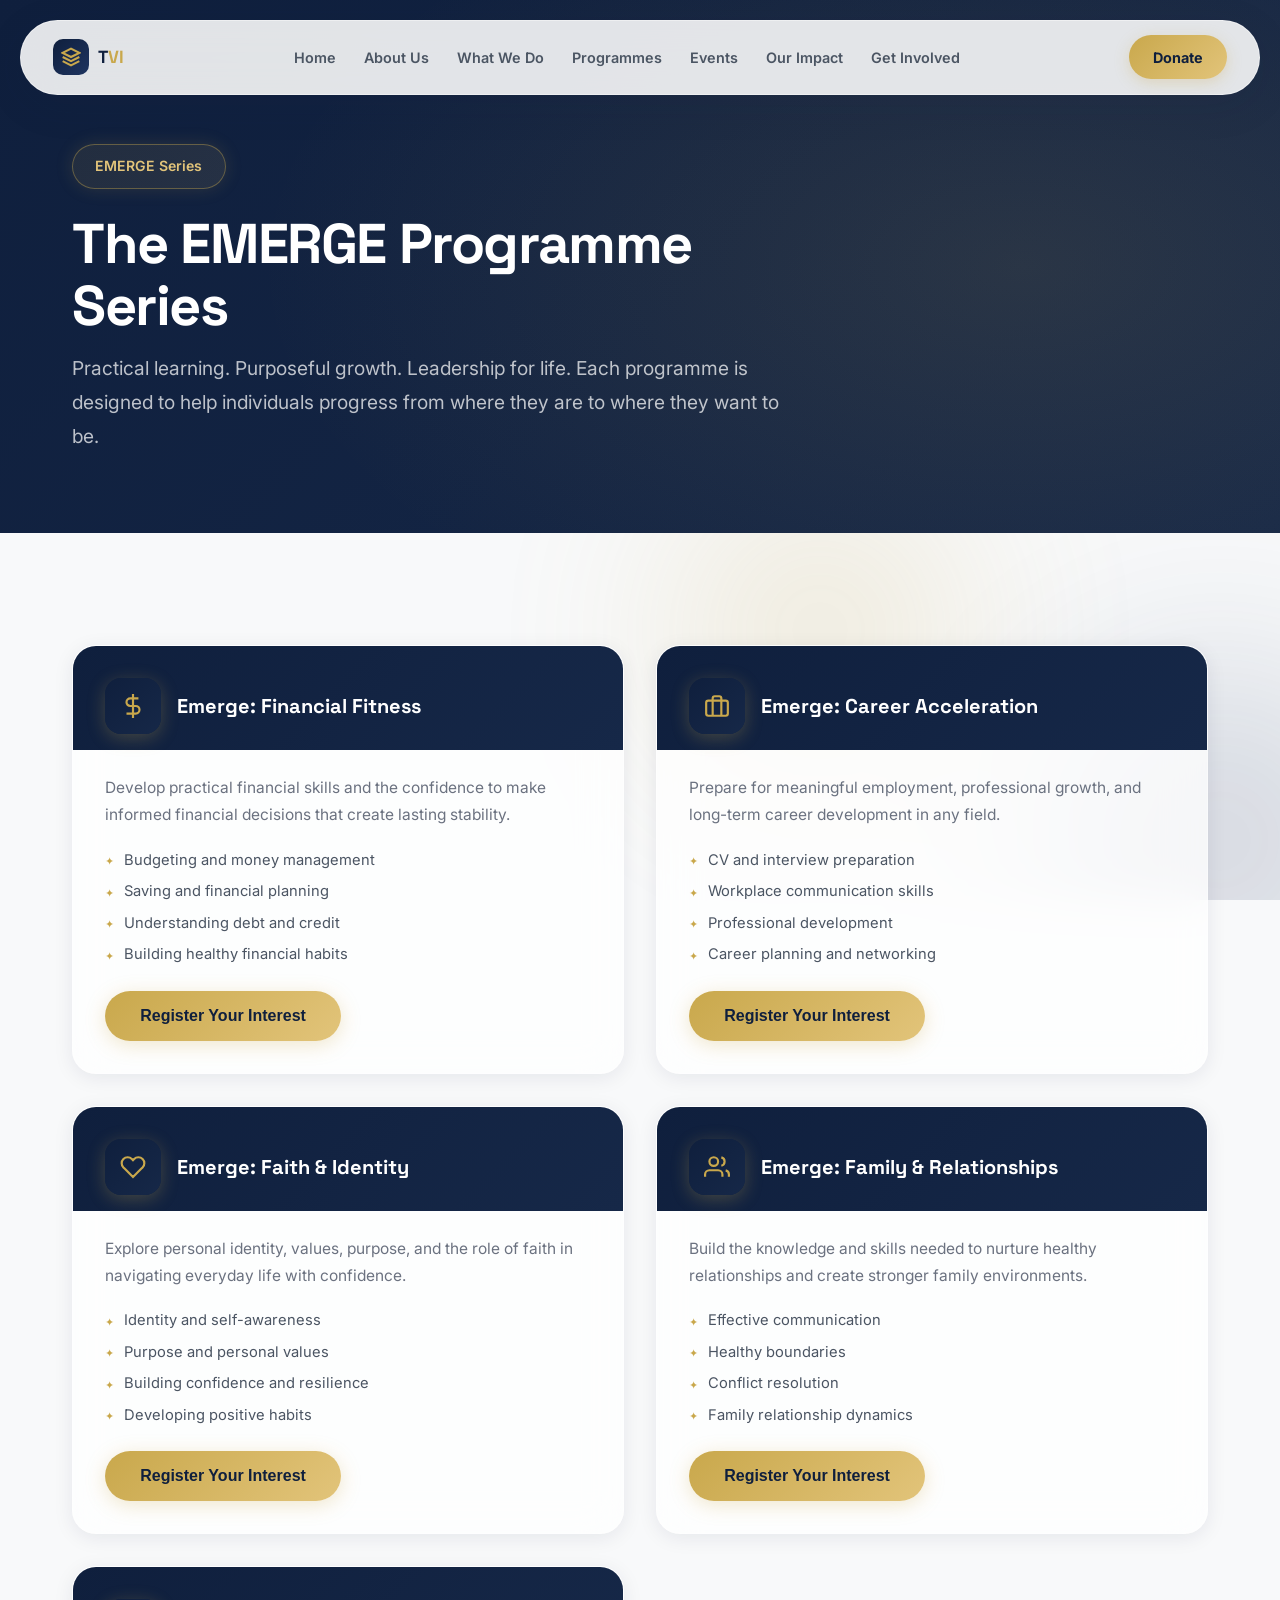
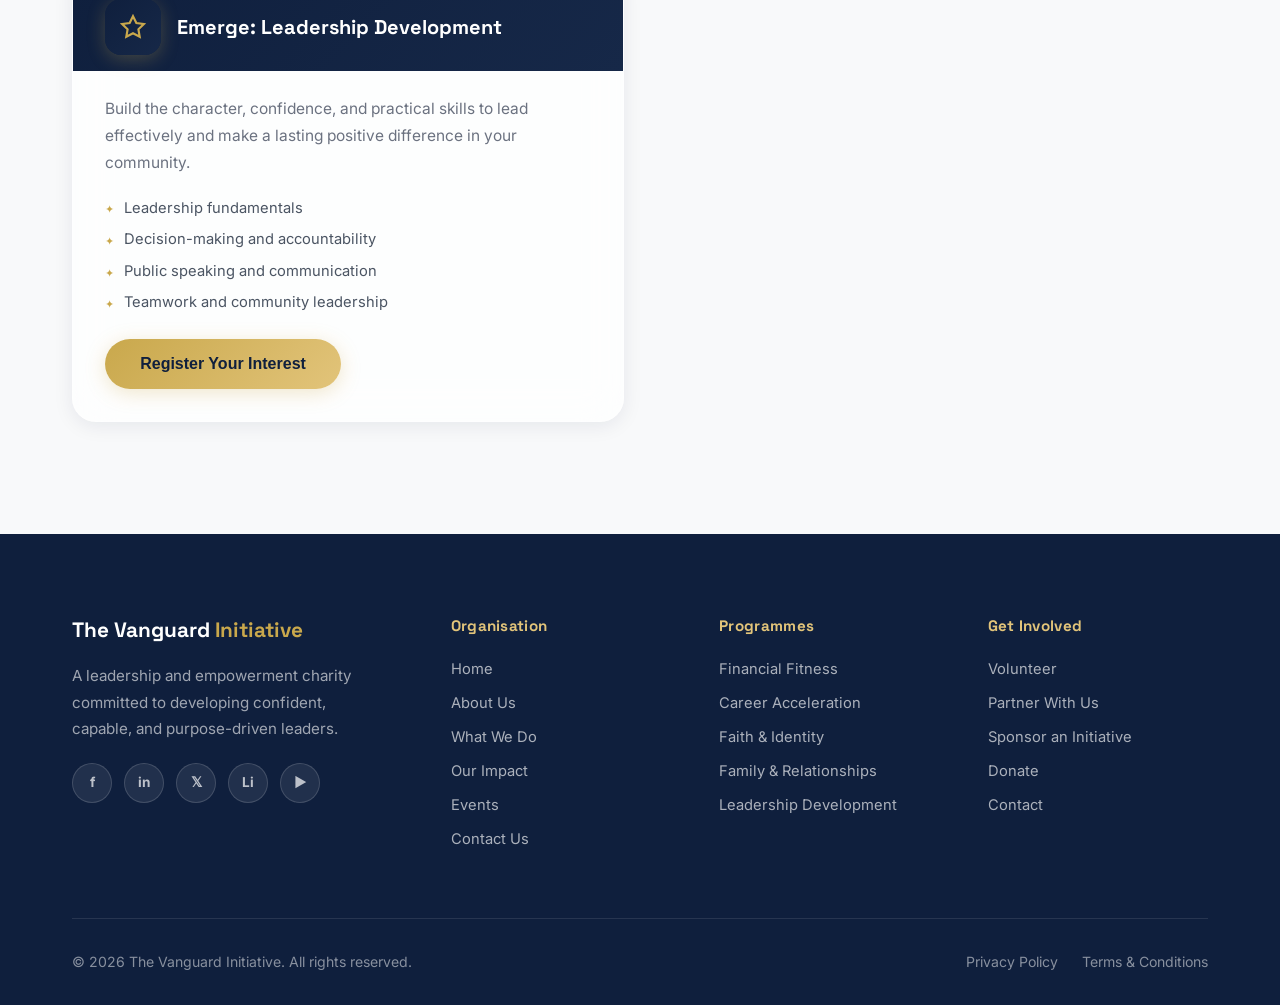
<file: programmes.html>
<!DOCTYPE html>
<html lang="en">
<head>
<meta charset="UTF-8"/>
<meta name="viewport" content="width=device-width, initial-scale=1, viewport-fit=cover"/>
<title>EMERGE Programmes | The Vanguard Initiative</title>
<meta name="description" content="Explore the EMERGE programme series — practical learning for lasting leadership."/>
<meta property="og:title" content="EMERGE Programmes | The Vanguard Initiative"/>
<meta property="og:description" content="Explore the EMERGE programme series — practical learning for lasting leadership."/>
<meta property="og:type" content="website"/>
<link rel="preconnect" href="https://fonts.googleapis.com"/>
<link href="https://fonts.googleapis.com/css2?family=Inter:wght@300;400;500;600;700;800;900&family=Space+Grotesk:wght@300;400;500;600;700&family=Playfair+Display:ital,wght@0,700;1,700&display=swap" rel="stylesheet"/>
<link rel="stylesheet" href="/assets/style.css"/>
</head>
<body>

<div class="animated-bg">
  <div class="glow-orb glow-orb-1"></div>
  <div class="glow-orb glow-orb-2"></div>
  <div class="glow-orb glow-orb-3"></div>
</div>

<!-- NAV -->
<nav class="nav-bar">
  <div class="nav-content">
    <a class="nav-logo" href="/">
      <div class="nav-logo-icon">
        <svg viewBox="0 0 24 24" fill="none" stroke="currentColor" stroke-width="2.5"><path d="M12 2L2 7l10 5 10-5-10-5z"/><path d="M2 17l10 5 10-5"/><path d="M2 12l10 5 10-5"/></svg>
      </div>
      <span class="nav-logo-text">T<span>VI</span></span>
    </a>
    <div class="nav-links" id="desktopNav">
      <a href="/">Home</a>
      <a href="/about.html">About Us</a>
      <a href="/what-we-do.html">What We Do</a>
      <a href="/programmes.html">Programmes</a>
      <a href="/events.html">Events</a>
      <a href="/impact.html">Our Impact</a>
      <a href="/get-involved.html">Get Involved</a>
    </div>
    <div style="display:flex;align-items:center;gap:0.75rem;">
      <a class="nav-donate" href="/donate.html">Donate</a>
      <button class="mobile-menu-btn" onclick="toggleMobileMenu()" aria-label="Menu">
        <svg id="menuIcon" viewBox="0 0 24 24" fill="none" stroke="currentColor" stroke-width="2.5"><line x1="3" y1="6" x2="21" y2="6"/><line x1="3" y1="12" x2="21" y2="12"/><line x1="3" y1="18" x2="21" y2="18"/></svg>
      </button>
    </div>
  </div>
  <div class="mobile-menu" id="mobileMenu">
    <a href="/">Home</a>
    <a href="/about.html">About Us</a>
    <a href="/what-we-do.html">What We Do</a>
    <a href="/programmes.html">Programmes</a>
    <a href="/events.html">Events</a>
    <a href="/impact.html">Our Impact</a>
    <a href="/get-involved.html">Get Involved</a>
    <a href="/contact.html">Contact Us</a>
    <a class="nav-donate" href="/donate.html">Donate</a>
  </div>
</nav>

<main>

  <div class="hero-inner">
    <div class="container">
      <div class="hero-inner-content">
        <div class="hero-badge" style="margin-bottom:1.5rem;">EMERGE Series</div>
        <h1>The EMERGE Programme Series</h1>
        <p>Practical learning. Purposeful growth. Leadership for life. Each programme is designed to help individuals progress from where they are to where they want to be.</p>
      </div>
    </div>
  </div>

  <section class="section">
    <div class="container">
      <div class="cards-grid-2" id="programmeCards">
        <div class="programme-card glass-card">
          <div class="programme-header">
            <div class="icon-box icon-box-navy"><svg viewBox="0 0 24 24" fill="none" stroke="currentColor" stroke-width="2"><line x1="12" y1="1" x2="12" y2="23"/><path d="M17 5H9.5a3.5 3.5 0 0 0 0 7h5a3.5 3.5 0 0 1 0 7H6"/></svg></div>
            <h3>Emerge: Financial Fitness</h3>
          </div>
          <div class="programme-body">
            <p>Develop practical financial skills and the confidence to make informed financial decisions that create lasting stability.</p>
            <ul class="programme-outcomes">
              <li>Budgeting and money management</li>
              <li>Saving and financial planning</li>
              <li>Understanding debt and credit</li>
              <li>Building healthy financial habits</li>
            </ul>
            <button class="btn-primary" onclick="showEnquiryForm('Emerge: Financial Fitness')">Register Your Interest</button>
          </div>
        </div>
        <div class="programme-card glass-card">
          <div class="programme-header">
            <div class="icon-box icon-box-navy"><svg viewBox="0 0 24 24" fill="none" stroke="currentColor" stroke-width="2"><rect x="2" y="7" width="20" height="14" rx="2"/><path d="M16 21V5a2 2 0 0 0-2-2h-4a2 2 0 0 0-2 2v16"/></svg></div>
            <h3>Emerge: Career Acceleration</h3>
          </div>
          <div class="programme-body">
            <p>Prepare for meaningful employment, professional growth, and long-term career development in any field.</p>
            <ul class="programme-outcomes">
              <li>CV and interview preparation</li>
              <li>Workplace communication skills</li>
              <li>Professional development</li>
              <li>Career planning and networking</li>
            </ul>
            <button class="btn-primary" onclick="showEnquiryForm('Emerge: Career Acceleration')">Register Your Interest</button>
          </div>
        </div>
        <div class="programme-card glass-card">
          <div class="programme-header">
            <div class="icon-box icon-box-navy"><svg viewBox="0 0 24 24" fill="none" stroke="currentColor" stroke-width="2"><path d="M20.84 4.61a5.5 5.5 0 0 0-7.78 0L12 5.67l-1.06-1.06a5.5 5.5 0 0 0-7.78 7.78l1.06 1.06L12 21.23l7.78-7.78 1.06-1.06a5.5 5.5 0 0 0 0-7.78z"/></svg></div>
            <h3>Emerge: Faith &amp; Identity</h3>
          </div>
          <div class="programme-body">
            <p>Explore personal identity, values, purpose, and the role of faith in navigating everyday life with confidence.</p>
            <ul class="programme-outcomes">
              <li>Identity and self-awareness</li>
              <li>Purpose and personal values</li>
              <li>Building confidence and resilience</li>
              <li>Developing positive habits</li>
            </ul>
            <button class="btn-primary" onclick="showEnquiryForm('Emerge: Faith & Identity')">Register Your Interest</button>
          </div>
        </div>
        <div class="programme-card glass-card">
          <div class="programme-header">
            <div class="icon-box icon-box-navy"><svg viewBox="0 0 24 24" fill="none" stroke="currentColor" stroke-width="2"><path d="M17 21v-2a4 4 0 0 0-4-4H5a4 4 0 0 0-4 4v2"/><circle cx="9" cy="7" r="4"/><path d="M23 21v-2a4 4 0 0 0-3-3.87"/><path d="M16 3.13a4 4 0 0 1 0 7.75"/></svg></div>
            <h3>Emerge: Family &amp; Relationships</h3>
          </div>
          <div class="programme-body">
            <p>Build the knowledge and skills needed to nurture healthy relationships and create stronger family environments.</p>
            <ul class="programme-outcomes">
              <li>Effective communication</li>
              <li>Healthy boundaries</li>
              <li>Conflict resolution</li>
              <li>Family relationship dynamics</li>
            </ul>
            <button class="btn-primary" onclick="showEnquiryForm('Emerge: Family & Relationships')">Register Your Interest</button>
          </div>
        </div>
        <div class="programme-card glass-card" style="grid-column:span 1;">
          <div class="programme-header">
            <div class="icon-box icon-box-navy"><svg viewBox="0 0 24 24" fill="none" stroke="currentColor" stroke-width="2"><polygon points="12 2 15.09 8.26 22 9.27 17 14.14 18.18 21.02 12 17.77 5.82 21.02 7 14.14 2 9.27 8.91 8.26 12 2"/></svg></div>
            <h3>Emerge: Leadership Development</h3>
          </div>
          <div class="programme-body">
            <p>Build the character, confidence, and practical skills to lead effectively and make a lasting positive difference in your community.</p>
            <ul class="programme-outcomes">
              <li>Leadership fundamentals</li>
              <li>Decision-making and accountability</li>
              <li>Public speaking and communication</li>
              <li>Teamwork and community leadership</li>
            </ul>
            <button class="btn-primary" onclick="showEnquiryForm('Emerge: Leadership Development')">Register Your Interest</button>
          </div>
        </div>
      </div>

      <!-- Enquiry Form -->
      <div id="enquiryFormSection" style="display:none;margin-top:4rem;">
        <div class="form-wrap glass-card" style="max-width:700px;margin:0 auto;">
          <h3 style="font-family:'Space Grotesk',sans-serif;font-size:1.75rem;font-weight:800;color:var(--navy);margin-bottom:0.5rem;">Register Your Interest</h3>
          <p style="color:var(--gray-600);margin-bottom:2rem;">Complete the form below and a member of our team will be in touch with programme details.</p>
          <div id="programmeFormContent">
            <div class="form-group">
              <label>Full Name *</label>
              <input type="text" id="pFullName" placeholder="Your full name"/>
            </div>
            <div class="form-row">
              <div class="form-group">
                <label>Email Address *</label>
                <input type="email" id="pEmail" placeholder="your.email@example.com"/>
              </div>
              <div class="form-group">
                <label>Phone Number</label>
                <input type="tel" id="pPhone" placeholder="+44 7000 000000"/>
              </div>
            </div>
            <div class="form-group">
              <label>Programme of Interest *</label>
              <select id="pProgramme">
                <option value="">Select a programme</option>
                <option>Emerge: Financial Fitness</option>
                <option>Emerge: Career Acceleration</option>
                <option>Emerge: Faith &amp; Identity</option>
                <option>Emerge: Family &amp; Relationships</option>
                <option>Emerge: Leadership Development</option>
              </select>
            </div>
            <div class="form-group">
              <label>Short Message</label>
              <textarea id="pMessage" placeholder="Tell us a little about yourself and why you're interested in this programme..."></textarea>
            </div>
            <div style="display:flex;gap:1rem;flex-wrap:wrap;">
              <button class="btn-primary" onclick="submitProgrammeForm()">Submit Enquiry</button>
              <button class="btn-secondary" onclick="hideEnquiryForm()">Cancel</button>
            </div>
          </div>
          <div class="form-success" id="programmeFormSuccess">
            <span class="check">✦</span>
            <h3>Enquiry Received</h3>
            <p>Thank you for your interest. A member of the TVI team will be in touch with programme information shortly.</p>
          </div>
        </div>
      </div>
    </div>
  </section>

</main>

<!-- FOOTER IN HOME (shared via include trick) -->
</div>

<!-- ===== ABOUT ===== -->
<div class="page" id="page-about">
  <div class="hero-inner">
    <div class="container">
      <div class="hero-inner-content">
        <div class="hero-badge" style="margin-bottom:1.5rem;">Our Story</div>
        <h1>From Finding Purpose to Helping Others Discover Theirs.</h1>
        <p>The story behind The Vanguard Initiative is one of real experience, real transformation, and a real commitment to others.</p>
      </div>
    </div>
  </div>

  <section class="section">
    <div class="container-sm">
      <span class="section-eyebrow" style="display:block;margin-bottom:0.75rem;">The Founder's Journey</span>
      <h2 style="font-family:'Space Grotesk',sans-serif;font-size:2.4rem;font-weight:800;color:var(--navy);letter-spacing:-0.02em;margin-bottom:2rem;line-height:1.2;">A Vision Born From Experience</h2>
      <div style="font-size:1.07rem;color:var(--gray-700);line-height:1.95;">
        <p style="margin-bottom:1.25rem;">Growing up, I was always searching for who I was. On the outside, I came from a good home—loving parents, amazing siblings, and a strong foundation. But internally, there was a void. A deep sense of not fully knowing my identity or where I belonged. And because of that, I found myself looking for acceptance in places that could never truly give it.</p>
        <p style="margin-bottom:1.25rem;">I got involved with the wrong crowd—not because I was looking for trouble, but because I was looking for a place to fit in. That search led me down a path of poor decisions, which eventually resulted in my arrest and facing some very serious criminal charges. It was one of the most defining moments of my life. Not because of the situation itself, but because it forced me to confront the reality of where my life was heading.</p>
        <div class="pull-quote" style="margin:2rem 0;">"Environment matters. Influence matters. Identity matters."</div>
        <p style="margin-bottom:1.25rem;">And in that moment, something shifted. I realised that one of the biggest reasons I found myself in those situations was not just my choices—but what I had surrounded myself with.</p>
        <p style="margin-bottom:1.25rem;">There are many people today who feel that same void I once felt. They're searching for meaning, for purpose, for belonging. Some try to find it in their work, others in relationships, and unfortunately, many in the wrong environments or communities. I understand that journey—because I've lived it.</p>
        <div class="pull-quote" style="margin:2rem 0;">"The two most important days in your life are the day you are born and the day you find out why." — Mark Twain</div>
        <p style="margin-bottom:1.25rem;">I am grateful because I found my 'why.' And now, I have committed my life to helping others find theirs.</p>
        <p style="margin-bottom:1.25rem;">Out of this journey, I created youth-focused initiatives, including Leaders in Training (LIT)—a programme designed for young people aged 13–18. Through mentoring, retreats, character development, and hands-on projects, we helped young people understand what it truly means to lead. I also launched StayLIT, focused on university students—helping them stay grounded, focused, and connected to purpose during a critical stage of life.</p>
        <p>The Vanguard Initiative is the natural evolution of that work. It is built from real experiences, real lessons, and a real desire to see people not just succeed—but lead.</p>
      </div>
    </div>
  </section>

  <section class="section section-alt">
    <div class="container">
      <div class="cards-grid-2">
        <div class="glass-card" style="padding:3rem;border-radius:28px;border-left:4px solid var(--gold);">
          <div class="icon-box" style="margin-bottom:1.5rem;"><svg viewBox="0 0 24 24" fill="none" stroke="currentColor" stroke-width="2"><circle cx="12" cy="12" r="10"/><line x1="12" y1="8" x2="12" y2="12"/><line x1="12" y1="16" x2="12.01" y2="16"/></svg></div>
          <h3 style="font-family:'Space Grotesk',sans-serif;font-size:1.5rem;font-weight:800;color:var(--navy);margin-bottom:1rem;">Our Vision</h3>
          <p style="color:var(--gray-600);line-height:1.85;font-size:1.02rem;">To build a generation of individuals—particularly from underrepresented communities—who are equipped, empowered, and positioned at the forefront of influence across faith, finance, family, and career.</p>
        </div>
        <div class="glass-card" style="padding:3rem;border-radius:28px;border-left:4px solid var(--navy);">
          <div class="icon-box icon-box-navy" style="margin-bottom:1.5rem;"><svg viewBox="0 0 24 24" fill="none" stroke="currentColor" stroke-width="2"><path d="M12 22s8-4 8-10V5l-8-3-8 3v7c0 6 8 10 8 10z"/></svg></div>
          <h3 style="font-family:'Space Grotesk',sans-serif;font-size:1.5rem;font-weight:800;color:var(--navy);margin-bottom:1rem;">Our Mission</h3>
          <p style="color:var(--gray-600);line-height:1.85;font-size:1.02rem;">The Vanguard Initiative exists to equip individuals with the tools, knowledge, and confidence to excel in every area of life through transformative programmes, practical workshops, and strategic partnerships that drive long-term personal and community advancement.</p>
        </div>
      </div>
    </div>
  </section>

  <section class="section">
    <div class="container">
      <div class="section-header">
        <span class="section-eyebrow">Who We Serve</span>
        <h2 class="section-title">Built for Those Who Know There's More</h2>
        <p class="section-subtitle">"We exist for those who know there is more—but need the right environment, guidance, and structure to step into it."</p>
      </div>
      <div class="audience-grid">
        <div class="audience-card glass-card"><div class="audience-dot"></div><p>Young adults seeking direction and purpose.</p></div>
        <div class="audience-card glass-card"><div class="audience-dot"></div><p>Individuals looking to enter meaningful employment.</p></div>
        <div class="audience-card glass-card"><div class="audience-dot"></div><p>Professionals aiming to grow and scale their careers.</p></div>
        <div class="audience-card glass-card"><div class="audience-dot"></div><p>Those who desire personal and leadership development.</p></div>
        <div class="audience-card glass-card"><div class="audience-dot"></div><p>People from disadvantaged or underrepresented backgrounds.</p></div>
      </div>
    </div>
  </section>

  <section class="section section-alt">
    <div class="container">
      <div class="section-header">
        <span class="section-eyebrow">What We Stand For</span>
        <h2 class="section-title">Our Values</h2>
      </div>
      <div class="cards-grid-3">
        <div class="value-card glass-card">
          <div class="icon-box" style="margin:0 auto;"><svg viewBox="0 0 24 24" fill="none" stroke="currentColor" stroke-width="2"><polygon points="12 2 15.09 8.26 22 9.27 17 14.14 18.18 21.02 12 17.77 5.82 21.02 7 14.14 2 9.27 8.91 8.26 12 2"/></svg></div>
          <h3>Leadership</h3>
          <p>We don't just encourage participation—we develop leaders who take responsibility and shape their environments.</p>
        </div>
        <div class="value-card glass-card">
          <div class="icon-box" style="margin:0 auto;"><svg viewBox="0 0 24 24" fill="none" stroke="currentColor" stroke-width="2"><polyline points="20 6 9 17 4 12"/></svg></div>
          <h3>Excellence</h3>
          <p>We uphold high standards in everything we do, ensuring that those we serve are equipped to operate at the highest level.</p>
        </div>
        <div class="value-card glass-card">
          <div class="icon-box" style="margin:0 auto;"><svg viewBox="0 0 24 24" fill="none" stroke="currentColor" stroke-width="2"><path d="M22 11.08V12a10 10 0 1 1-5.93-9.14"/><polyline points="22 4 12 14.01 9 11.01"/></svg></div>
          <h3>Impact</h3>
          <p>Our focus is long-term transformation—creating change that extends beyond individuals into families and communities.</p>
        </div>
      </div>
    </div>
  </section>

  <section class="section">
    <div class="container">
      <div class="section-header">
        <span class="section-eyebrow">A Word From the Founder</span>
        <h2 class="section-title">Founder's Message</h2>
      </div>
      <div class="founder-wrap">
        <div class="founder-img">
          <div class="founder-img-inner">
            <span class="serif">Pastor Yemi<br>Adesanya</span>
            <p style="color:rgba(255,255,255,0.6);font-size:0.88rem;margin-top:0.5rem;">Founder, TVI</p>
          </div>
        </div>
        <div class="founder-msg">
          <blockquote>
            <p style="margin-bottom:1rem;">I didn't start The Vanguard Initiative from theory—I started it from experience. I know what it feels like to search for identity. To look for acceptance in the wrong places. To make decisions that could have defined the rest of your life. And I also know what it feels like to be given another chance—and to make that chance count.</p>
            <p style="margin-bottom:1rem;">This initiative is deeply personal to me. It represents everything I wish I had access to at certain stages of my life—guidance, structure, exposure, and the right voices speaking into my future.</p>
            <p style="margin-bottom:1rem;">I believe that many people are not lacking potential—they are lacking the right environment, the right information, and the right belief system. When those things align, everything changes.</p>
            <div class="pull-quote" style="margin:1.5rem 0;">My commitment is simple: To build people. To equip leaders. To raise pioneers.</div>
            <p>And I look forward to seeing what your journey becomes.</p>
          </blockquote>
          <p class="founder-sig">— Pastor Yemi Adesanya</p>
        </div>
      </div>
    </div>
  </section>
</div>

<!-- ===== WHAT WE DO ===== -->
<div class="page" id="page-whatwedo">
  <div class="hero-inner">
    <div class="container">
      <div class="hero-inner-content">
        <div class="hero-badge" style="margin-bottom:1.5rem;">Our Approach</div>
        <h1>How We Equip and Empower</h1>
        <p>A holistic approach to personal growth, leadership, and community advancement.</p>
      </div>
    </div>
  </div>

  <section class="section">
    <div class="container">
      <div class="section-header">
        <span class="section-eyebrow">The Journey</span>
        <h2 class="section-title">Our Development Journey</h2>
        <p class="section-subtitle">We believe true development involves the whole person. Here's how we structure the journey.</p>
      </div>
      <div class="glass-card" style="border-radius:28px;padding:3rem;">
        <div class="process-row">
          <div class="process-step">
            <span class="process-num">01</span>
            <h4>Discover</h4>
            <p>Understand identity, purpose, and potential.</p>
          </div>
          <div class="process-step">
            <span class="process-num">02</span>
            <h4>Develop</h4>
            <p>Build knowledge, skills, and mindset.</p>
          </div>
          <div class="process-step">
            <span class="process-num">03</span>
            <h4>Equip</h4>
            <p>Practical tools, workshops, and mentorship.</p>
          </div>
          <div class="process-step">
            <span class="process-num">04</span>
            <h4>Lead</h4>
            <p>Step into leadership with confidence.</p>
          </div>
          <div class="process-step">
            <span class="process-num">05</span>
            <h4>Impact</h4>
            <p>Create change in family and community.</p>
          </div>
        </div>
      </div>
    </div>
  </section>

  <section class="section section-alt">
    <div class="container">
      <div class="section-header">
        <span class="section-eyebrow">Core Pillars</span>
        <h2 class="section-title">Five Pillars of Transformation</h2>
      </div>
      <div style="display:flex;flex-direction:column;gap:3.5rem;">
        <div class="two-col">
          <div class="col-text">
            <div class="icon-box" style="margin-bottom:1.25rem;"><svg viewBox="0 0 24 24" fill="none" stroke="currentColor" stroke-width="2"><path d="M20.84 4.61a5.5 5.5 0 0 0-7.78 0L12 5.67l-1.06-1.06a5.5 5.5 0 0 0-7.78 7.78l1.06 1.06L12 21.23l7.78-7.78 1.06-1.06a5.5 5.5 0 0 0 0-7.78z"/></svg></div>
            <h2>Faith &amp; Identity</h2>
            <p>Helping individuals develop a clear sense of identity, purpose, and personal values. We explore what it means to know who you are and live intentionally from that place.</p>
            <a class="btn-primary" href="/programmes.html" style="margin-top:1rem;">Explore Programmes</a>
          </div>
          <div><div class="col-image-box"><div class="col-image-box-text"><span class="serif">"Know who you are."</span></div></div></div>
        </div>
        <div class="two-col reverse">
          <div class="col-text">
            <div class="icon-box" style="margin-bottom:1.25rem;"><svg viewBox="0 0 24 24" fill="none" stroke="currentColor" stroke-width="2"><line x1="12" y1="1" x2="12" y2="23"/><path d="M17 5H9.5a3.5 3.5 0 0 0 0 7h5a3.5 3.5 0 0 1 0 7H6"/></svg></div>
            <h2>Financial Empowerment</h2>
            <p>Equipping people with the knowledge to build wealth, manage money, and create financial stability—practically and sustainably.</p>
            <a class="btn-primary" href="/programmes.html" style="margin-top:1rem;">Explore Programmes</a>
          </div>
          <div class="col-image"><div class="col-image-box"><div class="col-image-box-text"><span class="serif">"Build for the future."</span></div></div></div>
        </div>
        <div class="two-col">
          <div class="col-text">
            <div class="icon-box" style="margin-bottom:1.25rem;"><svg viewBox="0 0 24 24" fill="none" stroke="currentColor" stroke-width="2"><rect x="2" y="7" width="20" height="14" rx="2"/><path d="M16 21V5a2 2 0 0 0-2-2h-4a2 2 0 0 0-2 2v16"/></svg></div>
            <h2>Career &amp; Enterprise</h2>
            <p>Supporting employability, career progression, and entrepreneurship—equipping individuals with the skills and exposure to move their careers forward.</p>
            <a class="btn-primary" href="/programmes.html" style="margin-top:1rem;">Explore Programmes</a>
          </div>
          <div><div class="col-image-box"><div class="col-image-box-text"><span class="serif">"Progress on purpose."</span></div></div></div>
        </div>
      </div>
    </div>
  </section>

  <section class="section">
    <div class="container">
      <div class="section-header">
        <span class="section-eyebrow">How We Deliver</span>
        <h2 class="section-title">Our Delivery Model</h2>
      </div>
      <div class="cards-grid-3">
        <div class="feature-card glass-card">
          <div class="icon-box"><svg viewBox="0 0 24 24" fill="none" stroke="currentColor" stroke-width="2"><rect x="3" y="4" width="18" height="18" rx="2" ry="2"/><line x1="16" y1="2" x2="16" y2="6"/><line x1="8" y1="2" x2="8" y2="6"/><line x1="3" y1="10" x2="21" y2="10"/></svg></div>
          <h3>Practical Workshops &amp; Seminars</h3>
          <p>Hands-on learning experiences that translate knowledge into practical action. Sessions are interactive, relevant, and designed to create immediate takeaways.</p>
        </div>
        <div class="feature-card glass-card">
          <div class="icon-box"><svg viewBox="0 0 24 24" fill="none" stroke="currentColor" stroke-width="2"><path d="M17 21v-2a4 4 0 0 0-4-4H5a4 4 0 0 0-4 4v2"/><circle cx="9" cy="7" r="4"/><path d="M23 21v-2a4 4 0 0 0-3-3.87"/><path d="M16 3.13a4 4 0 0 1 0 7.75"/></svg></div>
          <h3>Mentorship &amp; Personal Development</h3>
          <p>One-to-one and group mentoring that connects participants with experienced guides who support their growth journey over time.</p>
        </div>
        <div class="feature-card glass-card">
          <div class="icon-box"><svg viewBox="0 0 24 24" fill="none" stroke="currentColor" stroke-width="2"><path d="M18 8h1a4 4 0 0 1 0 8h-1"/><path d="M2 8h16v9a4 4 0 0 1-4 4H6a4 4 0 0 1-4-4V8z"/><line x1="6" y1="1" x2="6" y2="4"/><line x1="10" y1="1" x2="10" y2="4"/><line x1="14" y1="1" x2="14" y2="4"/></svg></div>
          <h3>Strategic Partnerships</h3>
          <p>Collaboration with organisations, institutions, and community bodies to widen reach, pool resources, and create sustainable impact.</p>
        </div>
      </div>
    </div>
  </section>
</div>

<!-- ===== PROGRAMMES ===== -->
<div class="page" id="page-programmes">
  <div class="hero-inner">
    <div class="container">
      <div class="hero-inner-content">
        <div class="hero-badge" style="margin-bottom:1.5rem;">EMERGE Series</div>
        <h1>The EMERGE Programme Series</h1>
        <p>Practical learning. Purposeful growth. Leadership for life. Each programme is designed to help individuals progress from where they are to where they want to be.</p>
      </div>
    </div>
  </div>

  <section class="section">
    <div class="container">
      <div class="cards-grid-2" id="programmeCards">
        <div class="programme-card glass-card">
          <div class="programme-header">
            <div class="icon-box icon-box-navy"><svg viewBox="0 0 24 24" fill="none" stroke="currentColor" stroke-width="2"><line x1="12" y1="1" x2="12" y2="23"/><path d="M17 5H9.5a3.5 3.5 0 0 0 0 7h5a3.5 3.5 0 0 1 0 7H6"/></svg></div>
            <h3>Emerge: Financial Fitness</h3>
          </div>
          <div class="programme-body">
            <p>Develop practical financial skills and the confidence to make informed financial decisions that create lasting stability.</p>
            <ul class="programme-outcomes">
              <li>Budgeting and money management</li>
              <li>Saving and financial planning</li>
              <li>Understanding debt and credit</li>
              <li>Building healthy financial habits</li>
            </ul>
            <button class="btn-primary" onclick="showEnquiryForm('Emerge: Financial Fitness')">Register Your Interest</button>
          </div>
        </div>
        <div class="programme-card glass-card">
          <div class="programme-header">
            <div class="icon-box icon-box-navy"><svg viewBox="0 0 24 24" fill="none" stroke="currentColor" stroke-width="2"><rect x="2" y="7" width="20" height="14" rx="2"/><path d="M16 21V5a2 2 0 0 0-2-2h-4a2 2 0 0 0-2 2v16"/></svg></div>
            <h3>Emerge: Career Acceleration</h3>
          </div>
          <div class="programme-body">
            <p>Prepare for meaningful employment, professional growth, and long-term career development in any field.</p>
            <ul class="programme-outcomes">
              <li>CV and interview preparation</li>
              <li>Workplace communication skills</li>
              <li>Professional development</li>
              <li>Career planning and networking</li>
            </ul>
            <button class="btn-primary" onclick="showEnquiryForm('Emerge: Career Acceleration')">Register Your Interest</button>
          </div>
        </div>
        <div class="programme-card glass-card">
          <div class="programme-header">
            <div class="icon-box icon-box-navy"><svg viewBox="0 0 24 24" fill="none" stroke="currentColor" stroke-width="2"><path d="M20.84 4.61a5.5 5.5 0 0 0-7.78 0L12 5.67l-1.06-1.06a5.5 5.5 0 0 0-7.78 7.78l1.06 1.06L12 21.23l7.78-7.78 1.06-1.06a5.5 5.5 0 0 0 0-7.78z"/></svg></div>
            <h3>Emerge: Faith &amp; Identity</h3>
          </div>
          <div class="programme-body">
            <p>Explore personal identity, values, purpose, and the role of faith in navigating everyday life with confidence.</p>
            <ul class="programme-outcomes">
              <li>Identity and self-awareness</li>
              <li>Purpose and personal values</li>
              <li>Building confidence and resilience</li>
              <li>Developing positive habits</li>
            </ul>
            <button class="btn-primary" onclick="showEnquiryForm('Emerge: Faith & Identity')">Register Your Interest</button>
          </div>
        </div>
        <div class="programme-card glass-card">
          <div class="programme-header">
            <div class="icon-box icon-box-navy"><svg viewBox="0 0 24 24" fill="none" stroke="currentColor" stroke-width="2"><path d="M17 21v-2a4 4 0 0 0-4-4H5a4 4 0 0 0-4 4v2"/><circle cx="9" cy="7" r="4"/><path d="M23 21v-2a4 4 0 0 0-3-3.87"/><path d="M16 3.13a4 4 0 0 1 0 7.75"/></svg></div>
            <h3>Emerge: Family &amp; Relationships</h3>
          </div>
          <div class="programme-body">
            <p>Build the knowledge and skills needed to nurture healthy relationships and create stronger family environments.</p>
            <ul class="programme-outcomes">
              <li>Effective communication</li>
              <li>Healthy boundaries</li>
              <li>Conflict resolution</li>
              <li>Family relationship dynamics</li>
            </ul>
            <button class="btn-primary" onclick="showEnquiryForm('Emerge: Family & Relationships')">Register Your Interest</button>
          </div>
        </div>
        <div class="programme-card glass-card" style="grid-column:span 1;">
          <div class="programme-header">
            <div class="icon-box icon-box-navy"><svg viewBox="0 0 24 24" fill="none" stroke="currentColor" stroke-width="2"><polygon points="12 2 15.09 8.26 22 9.27 17 14.14 18.18 21.02 12 17.77 5.82 21.02 7 14.14 2 9.27 8.91 8.26 12 2"/></svg></div>
            <h3>Emerge: Leadership Development</h3>
          </div>
          <div class="programme-body">
            <p>Build the character, confidence, and practical skills to lead effectively and make a lasting positive difference in your community.</p>
            <ul class="programme-outcomes">
              <li>Leadership fundamentals</li>
              <li>Decision-making and accountability</li>
              <li>Public speaking and communication</li>
              <li>Teamwork and community leadership</li>
            </ul>
            <button class="btn-primary" onclick="showEnquiryForm('Emerge: Leadership Development')">Register Your Interest</button>
          </div>
        </div>
      </div>

      <!-- Enquiry Form -->
      <div id="enquiryFormSection" style="display:none;margin-top:4rem;">
        <div class="form-wrap glass-card" style="max-width:700px;margin:0 auto;">
          <h3 style="font-family:'Space Grotesk',sans-serif;font-size:1.75rem;font-weight:800;color:var(--navy);margin-bottom:0.5rem;">Register Your Interest</h3>
          <p style="color:var(--gray-600);margin-bottom:2rem;">Complete the form below and a member of our team will be in touch with programme details.</p>
          <div id="programmeFormContent">
            <div class="form-group">
              <label>Full Name *</label>
              <input type="text" id="pFullName" placeholder="Your full name"/>
            </div>
            <div class="form-row">
              <div class="form-group">
                <label>Email Address *</label>
                <input type="email" id="pEmail" placeholder="your.email@example.com"/>
              </div>
              <div class="form-group">
                <label>Phone Number</label>
                <input type="tel" id="pPhone" placeholder="+44 7000 000000"/>
              </div>
            </div>
            <div class="form-group">
              <label>Programme of Interest *</label>
              <select id="pProgramme">
                <option value="">Select a programme</option>
                <option>Emerge: Financial Fitness</option>
                <option>Emerge: Career Acceleration</option>
                <option>Emerge: Faith &amp; Identity</option>
                <option>Emerge: Family &amp; Relationships</option>
                <option>Emerge: Leadership Development</option>
              </select>
            </div>
            <div class="form-group">
              <label>Short Message</label>
              <textarea id="pMessage" placeholder="Tell us a little about yourself and why you're interested in this programme..."></textarea>
            </div>
            <div style="display:flex;gap:1rem;flex-wrap:wrap;">
              <button class="btn-primary" onclick="submitProgrammeForm()">Submit Enquiry</button>
              <button class="btn-secondary" onclick="hideEnquiryForm()">Cancel</button>
            </div>
          </div>
          <div class="form-success" id="programmeFormSuccess">
            <span class="check">✦</span>
            <h3>Enquiry Received</h3>
            <p>Thank you for your interest. A member of the TVI team will be in touch with programme information shortly.</p>
          </div>
        </div>
      </div>
    </div>
  </section>
</div>

<!-- ===== GET INVOLVED ===== -->
<div class="page" id="page-getinvolved">
  <div class="hero-inner">
    <div class="container">
      <div class="hero-inner-content">
        <div class="hero-badge" style="margin-bottom:1.5rem;">Get Involved</div>
        <h1>Be Part of the Movement</h1>
        <p>Your time, skills, resources, and partnerships can help equip the next generation of leaders.</p>
      </div>
    </div>
  </div>

  <section class="section">
    <div class="container">
      <div class="cards-grid-2">
        <div class="involve-card glass-card">
          <div class="icon-box"><svg viewBox="0 0 24 24" fill="none" stroke="currentColor" stroke-width="2"><path d="M22 10v6M2 10l10-5 10 5-10 5z"/><path d="M6 12v5c3 3 9 3 12 0v-5"/></svg></div>
          <h3>Join a Programme</h3>
          <p>Take part in one of our structured development programmes and begin your journey towards personal and professional growth.</p>
          <a class="btn-primary" href="/programmes.html">Explore Programmes</a>
        </div>
        <div class="involve-card glass-card">
          <div class="icon-box"><svg viewBox="0 0 24 24" fill="none" stroke="currentColor" stroke-width="2"><path d="M17 21v-2a4 4 0 0 0-4-4H5a4 4 0 0 0-4 4v2"/><circle cx="9" cy="7" r="4"/><path d="M23 21v-2a4 4 0 0 0-3-3.87"/><path d="M16 3.13a4 4 0 0 1 0 7.75"/></svg></div>
          <h3>Volunteer</h3>
          <p>Share your time, talents, and experience to support our programmes and help create opportunities for others to grow.</p>
          <a class="btn-primary" href="#involveForm" onclick="setInvolveType('Volunteer')">Become a Volunteer</a>
        </div>
        <div class="involve-card glass-card">
          <div class="icon-box"><svg viewBox="0 0 24 24" fill="none" stroke="currentColor" stroke-width="2"><rect x="2" y="3" width="20" height="14" rx="2"/><path d="M8 21h8M12 17v4"/></svg></div>
          <h3>Partner With Us</h3>
          <p>Collaborate with us as an organisation, expert, or institution to expand opportunities and deliver meaningful community initiatives.</p>
          <a class="btn-primary" href="#involveForm" onclick="setInvolveType('Partner')">Become a Partner</a>
        </div>
        <div class="involve-card glass-card">
          <div class="icon-box"><svg viewBox="0 0 24 24" fill="none" stroke="currentColor" stroke-width="2"><path d="M12 22s8-4 8-10V5l-8-3-8 3v7c0 6 8 10 8 10z"/></svg></div>
          <h3>Sponsor an Initiative</h3>
          <p>Help us extend our reach, deliver programmes, and make development opportunities accessible to more communities.</p>
          <a class="btn-primary" href="#involveForm" onclick="setInvolveType('Sponsor')">Sponsor a Programme</a>
        </div>
      </div>
    </div>
  </section>

  <section class="section section-alt" id="involveForm">
    <div class="container-sm">
      <div class="section-header">
        <span class="section-eyebrow">Get In Touch</span>
        <h2 class="section-title">Volunteer, Partner &amp; Sponsor Enquiries</h2>
      </div>
      <div class="form-wrap glass-card" id="involveFormContent">
        <div class="form-group">
          <label>Enquiry Type *</label>
          <select id="involveType">
            <option value="">Select enquiry type</option>
            <option value="Volunteer">Volunteer</option>
            <option value="Partner">Partner</option>
            <option value="Sponsor">Sponsor</option>
          </select>
        </div>
        <div class="form-row">
          <div class="form-group">
            <label>Full Name *</label>
            <input type="text" id="iName" placeholder="Your full name"/>
          </div>
          <div class="form-group">
            <label>Email Address *</label>
            <input type="email" id="iEmail" placeholder="your.email@example.com"/>
          </div>
        </div>
        <div class="form-row">
          <div class="form-group">
            <label>Phone Number</label>
            <input type="tel" id="iPhone" placeholder="+44 7000 000000"/>
          </div>
          <div class="form-group">
            <label>Organisation (Optional)</label>
            <input type="text" id="iOrg" placeholder="Your organisation name"/>
          </div>
        </div>
        <div class="form-group">
          <label>Area of Interest</label>
          <input type="text" id="iArea" placeholder="e.g. Workshop facilitation, financial mentoring, event support…"/>
        </div>
        <div class="form-group">
          <label>Relevant Skills or Experience</label>
          <textarea id="iSkills" placeholder="Tell us about relevant experience or skills you bring…" style="min-height:100px;"></textarea>
        </div>
        <div class="form-group">
          <label>Message</label>
          <textarea id="iMessage" placeholder="Any additional details you'd like to share…"></textarea>
        </div>
        <button class="btn-primary" onclick="submitInvolveForm()">Send Enquiry</button>
      </div>
      <div class="form-success" id="involveFormSuccess">
        <span class="check">✦</span>
        <h3>Thank You for Reaching Out</h3>
        <p>Your enquiry has been received. A member of the TVI team will be in touch with you soon.</p>
      </div>
    </div>
  </section>
</div>

<!-- ===== EVENTS ===== -->
<div class="page" id="page-events">
  <div class="hero-inner">
    <div class="container">
      <div class="hero-inner-content">
        <div class="hero-badge" style="margin-bottom:1.5rem;">Events</div>
        <h1>Events &amp; Experiences</h1>
        <p>Spaces for learning, connection, and transformation.</p>
      </div>
    </div>
  </div>

  <section class="section">
    <div class="container">
      <div class="section-header">
        <span class="section-eyebrow">Upcoming</span>
        <h2 class="section-title">Upcoming Events</h2>
      </div>
      <div class="event-placeholder">
        <svg viewBox="0 0 24 24" fill="none" stroke="currentColor" stroke-width="1.5"><rect x="3" y="4" width="18" height="18" rx="2" ry="2"/><line x1="16" y1="2" x2="16" y2="6"/><line x1="8" y1="2" x2="8" y2="6"/><line x1="3" y1="10" x2="21" y2="10"/></svg>
        <h3>New Events Coming Soon</h3>
        <p>Join our mailing list to hear about upcoming workshops, seminars, and community opportunities.</p>
        <div style="margin-top:2rem;display:flex;gap:0.75rem;justify-content:center;flex-wrap:wrap;">
          <input type="email" placeholder="your.email@example.com" style="padding:0.8rem 1.25rem;border:2px solid var(--gray-200);border-radius:100px;font-size:0.95rem;outline:none;min-width:260px;font-family:'Inter',sans-serif;" id="eventEmail"/>
          <button class="btn-primary" onclick="joinMailingList()">Join Mailing List</button>
        </div>
        <p id="eventMailSuccess" style="display:none;color:var(--gold-dark);font-weight:600;margin-top:1rem;">✦ You're on the list! We'll be in touch.</p>
      </div>
    </div>
  </section>

  <section class="section section-alt">
    <div class="container">
      <div class="section-header">
        <span class="section-eyebrow">Past Events</span>
        <h2 class="section-title">Previous Events &amp; Experiences</h2>
        <p class="section-subtitle">A record of our community gatherings, workshops, and leadership events.</p>
      </div>
      <div class="event-placeholder" style="border-style:solid;border-color:rgba(201,168,76,0.15);">
        <svg viewBox="0 0 24 24" fill="none" stroke="currentColor" stroke-width="1.5"><rect x="3" y="3" width="18" height="18" rx="2" ry="2"/><circle cx="8.5" cy="8.5" r="1.5"/><polyline points="21 15 16 10 5 21"/></svg>
        <h3>Event Gallery Coming Soon</h3>
        <p>Photographs, testimonials, and summaries from our past events will be added here.</p>
      </div>
    </div>
  </section>
</div>

<!-- ===== IMPACT ===== -->
<div class="page" id="page-impact">
  <div class="hero-inner">
    <div class="container">
      <div class="hero-inner-content">
        <div class="hero-badge" style="margin-bottom:1.5rem;">Our Impact</div>
        <h1>Creating Change That Lasts</h1>
        <p>Every person equipped is an opportunity for a family and community to grow.</p>
      </div>
    </div>
  </div>

  <section class="section section-navy">
    <div class="container">
      <div class="section-header">
        <span class="section-eyebrow" style="color:var(--gold-light);">Numbers</span>
        <h2 class="section-title">Our Impact at a Glance</h2>
        <p class="section-subtitle" style="color:rgba(255,255,255,0.6);font-style:italic;">Figures will be updated as verified data becomes available.</p>
      </div>
      <div class="stats-row">
        <div class="stat-box glass-card" style="background:rgba(255,255,255,0.07);border:1px solid rgba(255,255,255,0.12);">
          <span class="impact-num">—</span>
          <span class="impact-label">Participants Supported</span>
          <span class="impact-placeholder">Placeholder — to be updated</span>
        </div>
        <div class="stat-box glass-card" style="background:rgba(255,255,255,0.07);border:1px solid rgba(255,255,255,0.12);">
          <span class="impact-num">—</span>
          <span class="impact-label">Programmes Delivered</span>
          <span class="impact-placeholder">Placeholder — to be updated</span>
        </div>
        <div class="stat-box glass-card" style="background:rgba(255,255,255,0.07);border:1px solid rgba(255,255,255,0.12);">
          <span class="impact-num">—</span>
          <span class="impact-label">Volunteers Engaged</span>
          <span class="impact-placeholder">Placeholder — to be updated</span>
        </div>
        <div class="stat-box glass-card" style="background:rgba(255,255,255,0.07);border:1px solid rgba(255,255,255,0.12);">
          <span class="impact-num">—</span>
          <span class="impact-label">Communities Reached</span>
          <span class="impact-placeholder">Placeholder — to be updated</span>
        </div>
        <div class="stat-box glass-card" style="background:rgba(255,255,255,0.07);border:1px solid rgba(255,255,255,0.12);">
          <span class="impact-num">—</span>
          <span class="impact-label">Partnerships Established</span>
          <span class="impact-placeholder">Placeholder — to be updated</span>
        </div>
      </div>
    </div>
  </section>

  <section class="section">
    <div class="container">
      <div class="section-header">
        <span class="section-eyebrow">Three Areas</span>
        <h2 class="section-title">Our Impact Approach</h2>
      </div>
      <div class="cards-grid-3">
        <div class="feature-card glass-card">
          <div class="icon-box"><svg viewBox="0 0 24 24" fill="none" stroke="currentColor" stroke-width="2"><polygon points="12 2 15.09 8.26 22 9.27 17 14.14 18.18 21.02 12 17.77 5.82 21.02 7 14.14 2 9.27 8.91 8.26 12 2"/></svg></div>
          <h3>Personal Development &amp; Leadership</h3>
          <p>Building the confidence, skills, and character to lead in every area of life. We measure growth in identity, purpose, and decision-making.</p>
        </div>
        <div class="feature-card glass-card">
          <div class="icon-box"><svg viewBox="0 0 24 24" fill="none" stroke="currentColor" stroke-width="2"><line x1="12" y1="1" x2="12" y2="23"/><path d="M17 5H9.5a3.5 3.5 0 0 0 0 7h5a3.5 3.5 0 0 1 0 7H6"/></svg></div>
          <h3>Career &amp; Financial Empowerment</h3>
          <p>Equipping individuals to access meaningful employment, build financial stability, and make long-term progress in their careers.</p>
        </div>
        <div class="feature-card glass-card">
          <div class="icon-box"><svg viewBox="0 0 24 24" fill="none" stroke="currentColor" stroke-width="2"><path d="M17 21v-2a4 4 0 0 0-4-4H5a4 4 0 0 0-4 4v2"/><circle cx="9" cy="7" r="4"/><path d="M23 21v-2a4 4 0 0 0-3-3.87"/><path d="M16 3.13a4 4 0 0 1 0 7.75"/></svg></div>
          <h3>Community Engagement &amp; Advancement</h3>
          <p>Creating ripple effects that extend from the individual into their family, network, and wider community.</p>
        </div>
      </div>
    </div>
  </section>

  <section class="section section-alt">
    <div class="container">
      <div class="section-header">
        <span class="section-eyebrow">Stories</span>
        <h2 class="section-title">Transformation Stories</h2>
        <p class="section-subtitle">Real accounts from people who have been part of the TVI journey.</p>
      </div>
      <div class="cards-grid-3">
        <div class="testimonial-card glass-card" style="opacity:0.7;">
          <span class="quote-mark">"</span>
          <p class="testimonial-text" style="color:var(--gray-400);font-style:normal;">Participant story coming soon. Genuine testimonials will be added as they are gathered from programme participants.</p>
          <div class="testimonial-author">
            <div class="author-avatar">?</div>
            <div><p class="author-name">Participant Name</p><p class="author-role">Programme, Year</p></div>
          </div>
        </div>
        <div class="testimonial-card glass-card" style="opacity:0.7;">
          <span class="quote-mark">"</span>
          <p class="testimonial-text" style="color:var(--gray-400);font-style:normal;">Participant story coming soon. Genuine testimonials will be added as they are gathered from programme participants.</p>
          <div class="testimonial-author">
            <div class="author-avatar">?</div>
            <div><p class="author-name">Participant Name</p><p class="author-role">Programme, Year</p></div>
          </div>
        </div>
        <div class="testimonial-card glass-card" style="opacity:0.7;">
          <span class="quote-mark">"</span>
          <p class="testimonial-text" style="color:var(--gray-400);font-style:normal;">Participant story coming soon. Genuine testimonials will be added as they are gathered from programme participants.</p>
          <div class="testimonial-author">
            <div class="author-avatar">?</div>
            <div><p class="author-name">Participant Name</p><p class="author-role">Programme, Year</p></div>
          </div>
        </div>
      </div>
    </div>
  </section>
</div>

<!-- ===== DONATE ===== -->
<div class="page" id="page-donate">
  <div class="hero-inner">
    <div class="container">
      <div class="hero-inner-content">
        <div class="hero-badge" style="margin-bottom:1.5rem;">Support TVI</div>
        <h1>Support the Vision</h1>
        <p>Help us build people, equip leaders, and raise pioneers.</p>
      </div>
    </div>
  </div>

  <section class="section">
    <div class="container">
      <div class="two-col">
        <div class="col-text">
          <span class="section-eyebrow">Why Your Support Matters</span>
          <h2>Your Support Creates Real Change</h2>
          <p>Your support helps us deliver life-changing programmes, reach underserved communities, and create opportunities for future leaders. Every contribution goes towards creating lasting impact.</p>
          <div class="cards-grid-3" style="grid-template-columns:1fr;gap:1.25rem;margin-top:2rem;">
            <div class="audience-card glass-card"><div class="audience-dot"></div><p>Delivering transformative leadership and empowerment programmes.</p></div>
            <div class="audience-card glass-card"><div class="audience-dot"></div><p>Reaching underserved and disadvantaged communities.</p></div>
            <div class="audience-card glass-card"><div class="audience-dot"></div><p>Developing and equipping the next generation of leaders.</p></div>
          </div>
        </div>
        <div>
          <div class="form-wrap glass-card" id="donateFormContent">
            <h3 style="font-family:'Space Grotesk',sans-serif;font-size:1.5rem;font-weight:800;color:var(--navy);margin-bottom:1.5rem;">Make a Donation</h3>
            <div class="donation-type">
              <button class="type-btn active" onclick="setDonationType('one-time',this)">One-time</button>
              <button class="type-btn" onclick="setDonationType('monthly',this)">Monthly</button>
            </div>
            <p style="font-size:0.88rem;font-weight:600;color:var(--gray-700);margin-bottom:0.75rem;">Select an amount</p>
            <div class="donation-amounts">
              <button class="amount-btn active" onclick="setAmount('£10',this)">£10</button>
              <button class="amount-btn" onclick="setAmount('£25',this)">£25</button>
              <button class="amount-btn" onclick="setAmount('£50',this)">£50</button>
              <button class="amount-btn" onclick="setAmount('£100',this)">£100</button>
              <button class="amount-btn" onclick="setAmount('£250',this)">£250</button>
            </div>
            <div class="form-group">
              <label>Or enter your own amount</label>
              <input type="text" id="customAmount" placeholder="£ Other amount"/>
            </div>
            <div class="form-row">
              <div class="form-group">
                <label>Full Name *</label>
                <input type="text" id="donorName" placeholder="Your full name"/>
              </div>
              <div class="form-group">
                <label>Email Address *</label>
                <input type="email" id="donorEmail" placeholder="your.email@example.com"/>
              </div>
            </div>
            <div class="form-group">
              <label>Message (Optional)</label>
              <textarea id="donorMessage" placeholder="Any message you'd like to include…" style="min-height:90px;"></textarea>
            </div>
            <div style="display:flex;align-items:center;gap:0.6rem;margin-bottom:1.25rem;">
              <input type="checkbox" id="anonymous" style="width:16px;height:16px;accent-color:var(--gold);"/>
              <label for="anonymous" style="margin:0;font-size:0.92rem;color:var(--gray-700);">Make this donation anonymous</label>
            </div>
            <div class="payment-note">
              <strong style="color:var(--navy);">Payment details coming soon.</strong> TVI's payment provider is being configured. Bank details or an online payment link will be added here once set up and tested. Please <a href="/contact.html" style="color:var(--gold-dark);">contact us</a> if you would like to discuss donating in the meantime.
            </div>
            <button class="btn-primary" style="width:100%;justify-content:center;margin-top:1.25rem;opacity:0.65;cursor:not-allowed;" disabled>Secure Payment — Coming Soon</button>
            <p style="font-size:0.8rem;color:var(--gray-600);margin-top:1rem;line-height:1.6;">Your personal data is handled in accordance with TVI's Privacy Policy. We will not share your details with third parties without your consent.</p>
          </div>
        </div>
      </div>
    </div>
  </section>
</div>

<!-- ===== CONTACT ===== -->
<div class="page" id="page-contact">
  <div class="hero-inner">
    <div class="container">
      <div class="hero-inner-content">
        <div class="hero-badge" style="margin-bottom:1.5rem;">Contact</div>
        <h1>Let's Start a Conversation</h1>
        <p>Have a question, want to get involved, or interested in working with us? We'd love to hear from you.</p>
      </div>
    </div>
  </div>

  <section class="section">
    <div class="container">
      <div class="two-col">
        <div>
          <span class="section-eyebrow">Contact Information</span>
          <h2 style="font-family:'Space Grotesk',sans-serif;font-size:2rem;font-weight:800;color:var(--navy);margin:0.75rem 0 2rem;line-height:1.2;">Get in Touch</h2>
          <div style="display:flex;flex-direction:column;gap:1.5rem;">
            <div class="audience-card glass-card" style="align-items:center;">
              <div class="icon-box" style="flex-shrink:0;"><svg viewBox="0 0 24 24" fill="none" stroke="currentColor" stroke-width="2"><path d="M4 4h16c1.1 0 2 .9 2 2v12c0 1.1-.9 2-2 2H4c-1.1 0-2-.9-2-2V6c0-1.1.9-2 2-2z"/><polyline points="22,6 12,13 2,6"/></svg></div>
              <div><p style="font-weight:700;color:var(--navy);margin-bottom:0.2rem;">Email</p><p style="color:var(--gray-600);font-size:0.95rem;">[Email address to be added]</p></div>
            </div>
            <div class="audience-card glass-card" style="align-items:center;">
              <div class="icon-box" style="flex-shrink:0;"><svg viewBox="0 0 24 24" fill="none" stroke="currentColor" stroke-width="2"><path d="M22 16.92v3a2 2 0 0 1-2.18 2 19.79 19.79 0 0 1-8.63-3.07A19.5 19.5 0 0 1 4.69 13.1 19.79 19.79 0 0 1 1.61 4.5 2 2 0 0 1 3.6 2.28h3a2 2 0 0 1 2 1.72c.127.96.361 1.903.7 2.81a2 2 0 0 1-.45 2.11L7.91 9.91a16 16 0 0 0 6.29 6.29l.95-.95a2 2 0 0 1 2.11-.45c.907.339 1.85.573 2.81.7A2 2 0 0 1 22 16.92z"/></svg></div>
              <div><p style="font-weight:700;color:var(--navy);margin-bottom:0.2rem;">Phone</p><p style="color:var(--gray-600);font-size:0.95rem;">[Phone number to be added]</p></div>
            </div>
            <div class="audience-card glass-card" style="align-items:center;">
              <div class="icon-box" style="flex-shrink:0;"><svg viewBox="0 0 24 24" fill="none" stroke="currentColor" stroke-width="2"><path d="M21 10c0 7-9 13-9 13s-9-6-9-13a9 9 0 0 1 18 0z"/><circle cx="12" cy="10" r="3"/></svg></div>
              <div><p style="font-weight:700;color:var(--navy);margin-bottom:0.2rem;">Address</p><p style="color:var(--gray-600);font-size:0.95rem;">[Office address to be added]</p></div>
            </div>
          </div>
          <div style="margin-top:2rem;">
            <p style="font-weight:700;color:var(--navy);margin-bottom:1rem;">Follow TVI</p>
            <div class="footer-social">
              <a class="social-icon" href="#" title="Facebook">f</a>
              <a class="social-icon" href="#" title="Instagram">in</a>
              <a class="social-icon" href="#" title="Twitter / X">𝕏</a>
              <a class="social-icon" href="#" title="LinkedIn">Li</a>
              <a class="social-icon" href="#" title="YouTube">▶</a>
            </div>
          </div>
        </div>
        <div>
          <div class="form-wrap glass-card" id="contactFormContent">
            <h3 style="font-family:'Space Grotesk',sans-serif;font-size:1.5rem;font-weight:800;color:var(--navy);margin-bottom:1.5rem;">Send a Message</h3>
            <div class="form-row">
              <div class="form-group">
                <label>Full Name *</label>
                <input type="text" id="cName" placeholder="Your full name"/>
              </div>
              <div class="form-group">
                <label>Email Address *</label>
                <input type="email" id="cEmail" placeholder="your.email@example.com"/>
              </div>
            </div>
            <div class="form-group">
              <label>Phone Number (Optional)</label>
              <input type="tel" id="cPhone" placeholder="+44 7000 000000"/>
            </div>
            <div class="form-group">
              <label>Subject *</label>
              <input type="text" id="cSubject" placeholder="What is your message about?"/>
            </div>
            <div class="form-group">
              <label>Message *</label>
              <textarea id="cMessage" placeholder="Your message…"></textarea>
            </div>
            <button class="btn-primary" onclick="submitContactForm()">Send Message</button>
          </div>
          <div class="form-success" id="contactFormSuccess">
            <span class="check">✦</span>
            <h3>Message Sent</h3>
            <p>Thank you for getting in touch. A member of the TVI team will respond to your message shortly.</p>
          </div>
        </div>
      </div>
    </div>
  </section>
</div>

<!-- FOOTER (shown on all pages) -->
<footer class="footer" id="siteFooter">
  <div class="container">
    <div class="footer-grid">
      <div class="footer-brand">
        <div class="footer-logo">The Vanguard <span>Initiative</span></div>
        <p>A leadership and empowerment charity committed to developing confident, capable, and purpose-driven leaders.</p>
        <div class="footer-social">
          <a class="social-icon" href="#" title="Facebook">f</a>
          <a class="social-icon" href="#" title="Instagram">in</a>
          <a class="social-icon" href="#" title="Twitter">𝕏</a>
          <a class="social-icon" href="#" title="LinkedIn">Li</a>
          <a class="social-icon" href="#" title="YouTube">▶</a>
        </div>
      </div>
      <div class="footer-col">
        <h4>Organisation</h4>
        <a href="/">Home</a>
        <a href="/about.html">About Us</a>
        <a href="/what-we-do.html">What We Do</a>
        <a href="/impact.html">Our Impact</a>
        <a href="/events.html">Events</a>
        <a href="/contact.html">Contact Us</a>
      </div>
      <div class="footer-col">
        <h4>Programmes</h4>
        <a href="/programmes.html">Financial Fitness</a>
        <a href="/programmes.html">Career Acceleration</a>
        <a href="/programmes.html">Faith &amp; Identity</a>
        <a href="/programmes.html">Family &amp; Relationships</a>
        <a href="/programmes.html">Leadership Development</a>
      </div>
      <div class="footer-col">
        <h4>Get Involved</h4>
        <a href="/get-involved.html">Volunteer</a>
        <a href="/get-involved.html">Partner With Us</a>
        <a href="/get-involved.html">Sponsor an Initiative</a>
        <a href="/donate.html">Donate</a>
        <a href="/contact.html">Contact</a>
      </div>
    </div>
    <div class="footer-bottom">
      <p>© <span id="footerYear"></span> The Vanguard Initiative. All rights reserved.</p>
      <div class="footer-bottom-links">
        <a href="/privacy.html">Privacy Policy</a>
        <a href="/terms.html">Terms &amp; Conditions</a>
      </div>
    </div>
  </div>
</footer>

<script src="/assets/main.js"></script>
</body>
</html>
</file>
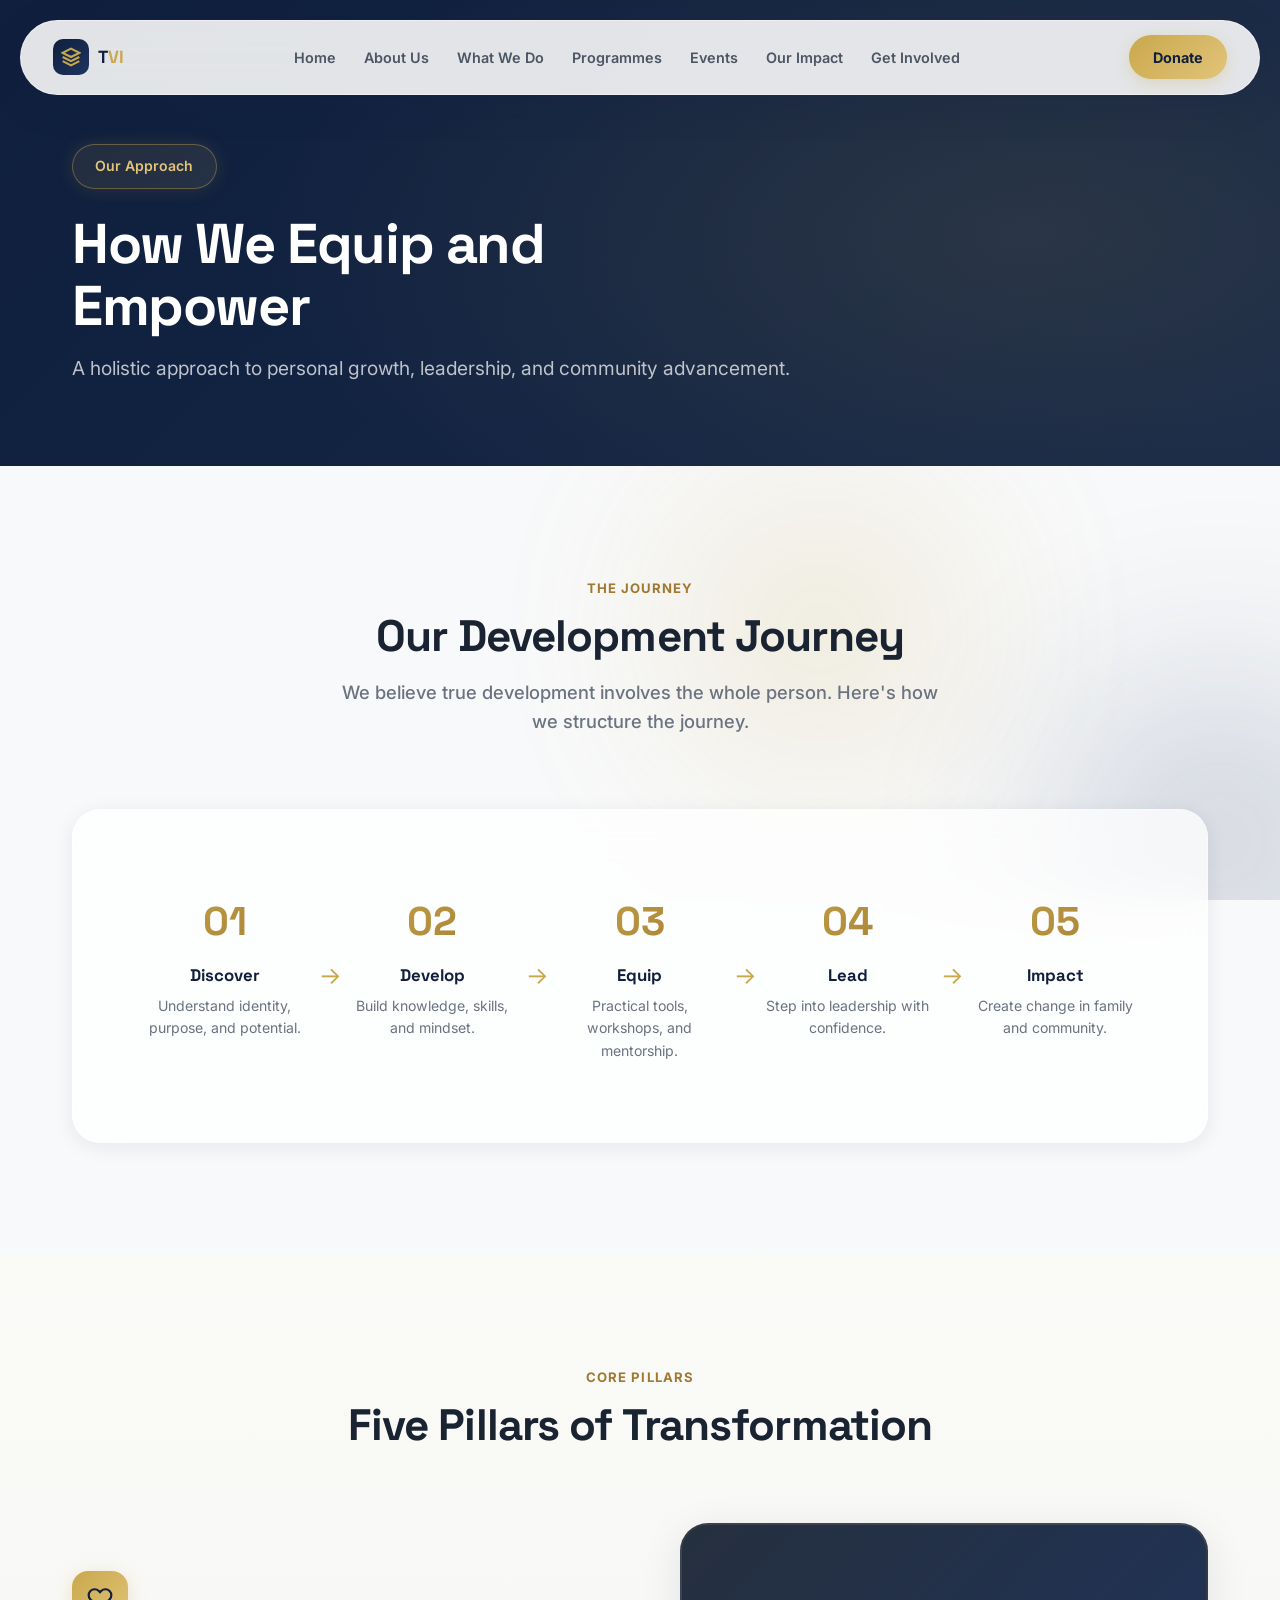
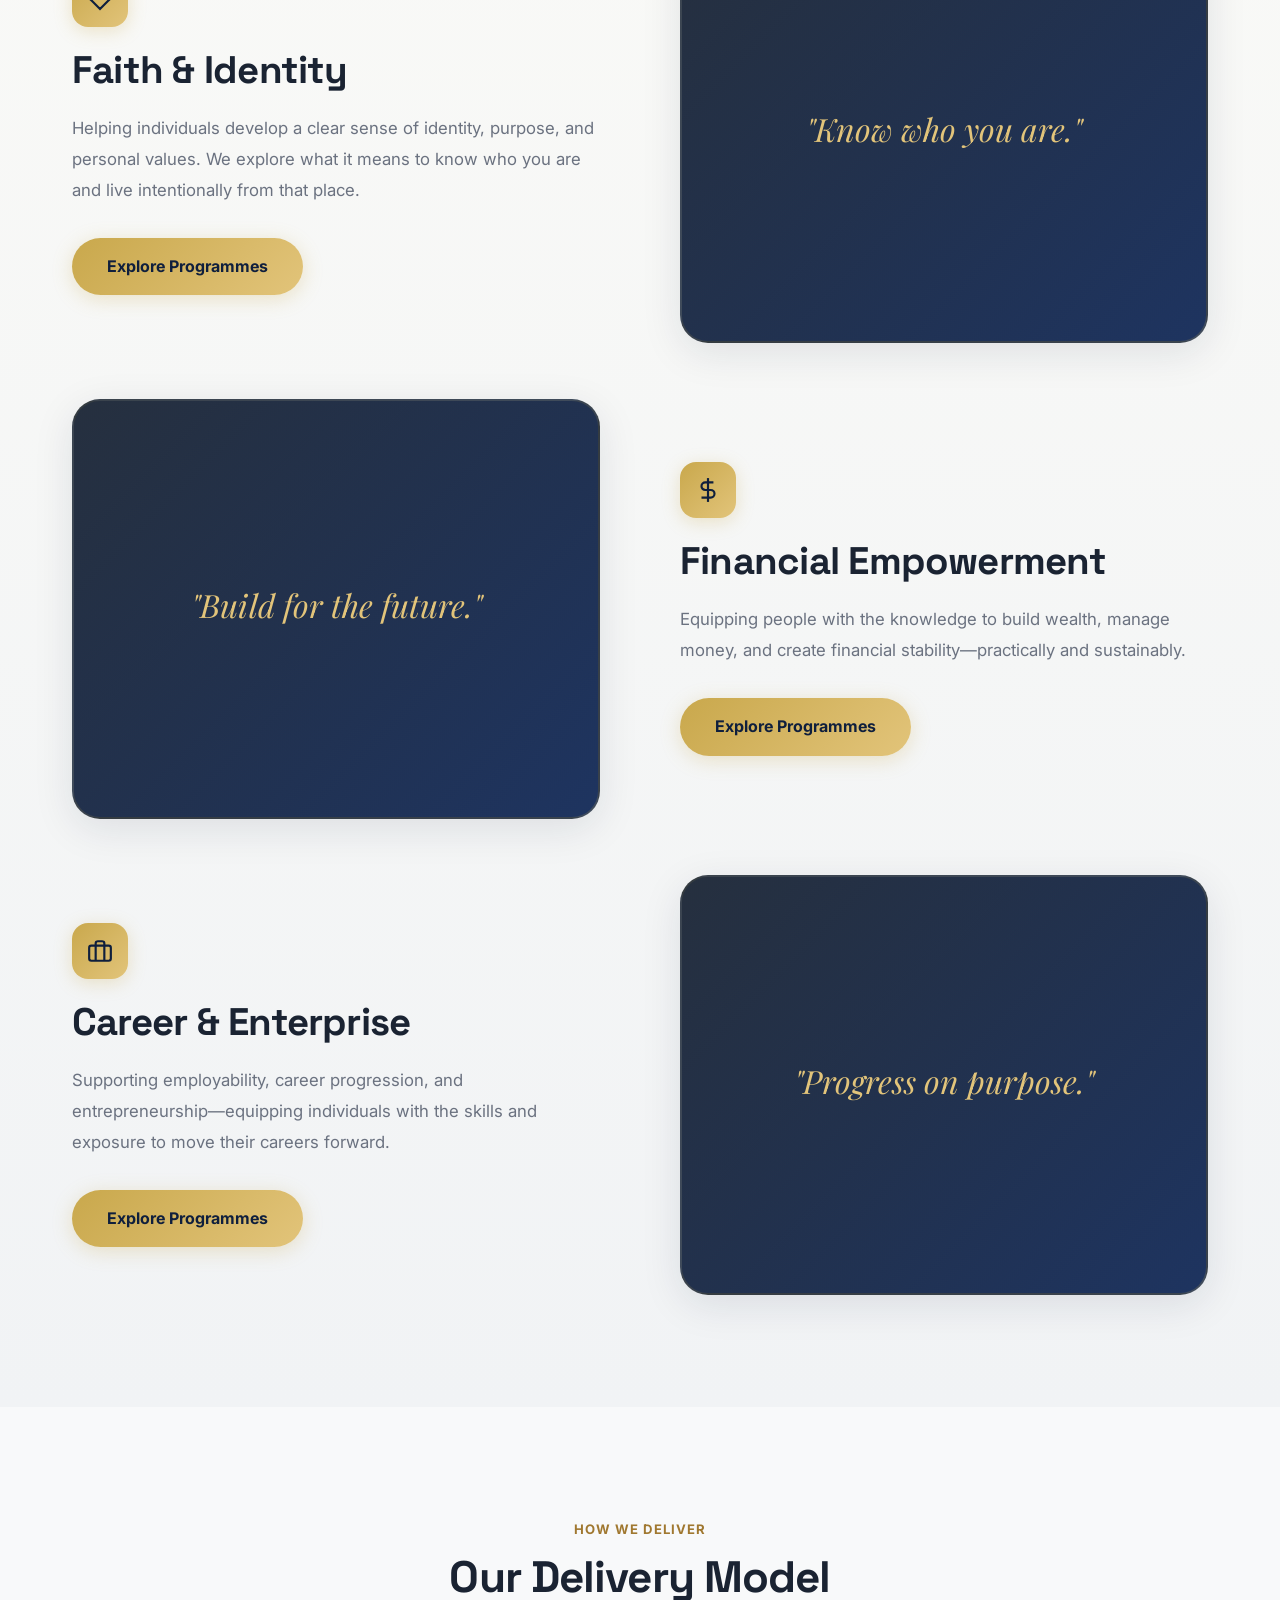
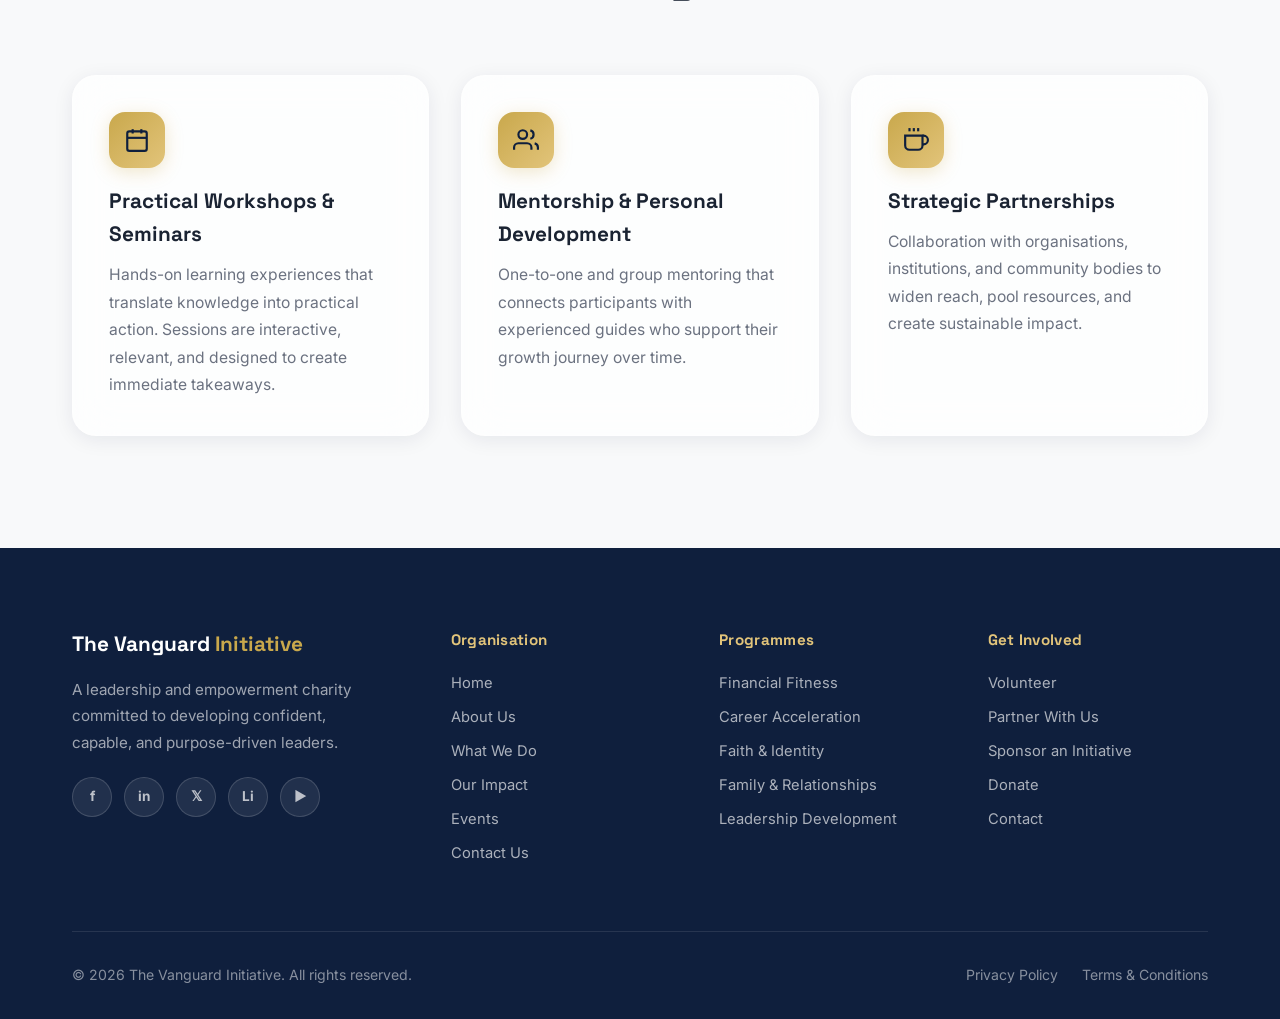
<file: what-we-do.html>
<!DOCTYPE html>
<html lang="en">
<head>
<meta charset="UTF-8"/>
<meta name="viewport" content="width=device-width, initial-scale=1, viewport-fit=cover"/>
<title>What We Do | The Vanguard Initiative</title>
<meta name="description" content="Discover how TVI equips and empowers individuals through five core development pillars."/>
<meta property="og:title" content="What We Do | The Vanguard Initiative"/>
<meta property="og:description" content="Discover how TVI equips and empowers individuals through five core development pillars."/>
<meta property="og:type" content="website"/>
<link rel="preconnect" href="https://fonts.googleapis.com"/>
<link href="https://fonts.googleapis.com/css2?family=Inter:wght@300;400;500;600;700;800;900&family=Space+Grotesk:wght@300;400;500;600;700&family=Playfair+Display:ital,wght@0,700;1,700&display=swap" rel="stylesheet"/>
<link rel="stylesheet" href="/assets/style.css"/>
</head>
<body>

<div class="animated-bg">
  <div class="glow-orb glow-orb-1"></div>
  <div class="glow-orb glow-orb-2"></div>
  <div class="glow-orb glow-orb-3"></div>
</div>

<!-- NAV -->
<nav class="nav-bar">
  <div class="nav-content">
    <a class="nav-logo" href="/">
      <div class="nav-logo-icon">
        <svg viewBox="0 0 24 24" fill="none" stroke="currentColor" stroke-width="2.5"><path d="M12 2L2 7l10 5 10-5-10-5z"/><path d="M2 17l10 5 10-5"/><path d="M2 12l10 5 10-5"/></svg>
      </div>
      <span class="nav-logo-text">T<span>VI</span></span>
    </a>
    <div class="nav-links" id="desktopNav">
      <a href="/">Home</a>
      <a href="/about.html">About Us</a>
      <a href="/what-we-do.html">What We Do</a>
      <a href="/programmes.html">Programmes</a>
      <a href="/events.html">Events</a>
      <a href="/impact.html">Our Impact</a>
      <a href="/get-involved.html">Get Involved</a>
    </div>
    <div style="display:flex;align-items:center;gap:0.75rem;">
      <a class="nav-donate" href="/donate.html">Donate</a>
      <button class="mobile-menu-btn" onclick="toggleMobileMenu()" aria-label="Menu">
        <svg id="menuIcon" viewBox="0 0 24 24" fill="none" stroke="currentColor" stroke-width="2.5"><line x1="3" y1="6" x2="21" y2="6"/><line x1="3" y1="12" x2="21" y2="12"/><line x1="3" y1="18" x2="21" y2="18"/></svg>
      </button>
    </div>
  </div>
  <div class="mobile-menu" id="mobileMenu">
    <a href="/">Home</a>
    <a href="/about.html">About Us</a>
    <a href="/what-we-do.html">What We Do</a>
    <a href="/programmes.html">Programmes</a>
    <a href="/events.html">Events</a>
    <a href="/impact.html">Our Impact</a>
    <a href="/get-involved.html">Get Involved</a>
    <a href="/contact.html">Contact Us</a>
    <a class="nav-donate" href="/donate.html">Donate</a>
  </div>
</nav>

<main>

  <div class="hero-inner">
    <div class="container">
      <div class="hero-inner-content">
        <div class="hero-badge" style="margin-bottom:1.5rem;">Our Approach</div>
        <h1>How We Equip and Empower</h1>
        <p>A holistic approach to personal growth, leadership, and community advancement.</p>
      </div>
    </div>
  </div>

  <section class="section">
    <div class="container">
      <div class="section-header">
        <span class="section-eyebrow">The Journey</span>
        <h2 class="section-title">Our Development Journey</h2>
        <p class="section-subtitle">We believe true development involves the whole person. Here's how we structure the journey.</p>
      </div>
      <div class="glass-card" style="border-radius:28px;padding:3rem;">
        <div class="process-row">
          <div class="process-step">
            <span class="process-num">01</span>
            <h4>Discover</h4>
            <p>Understand identity, purpose, and potential.</p>
          </div>
          <div class="process-step">
            <span class="process-num">02</span>
            <h4>Develop</h4>
            <p>Build knowledge, skills, and mindset.</p>
          </div>
          <div class="process-step">
            <span class="process-num">03</span>
            <h4>Equip</h4>
            <p>Practical tools, workshops, and mentorship.</p>
          </div>
          <div class="process-step">
            <span class="process-num">04</span>
            <h4>Lead</h4>
            <p>Step into leadership with confidence.</p>
          </div>
          <div class="process-step">
            <span class="process-num">05</span>
            <h4>Impact</h4>
            <p>Create change in family and community.</p>
          </div>
        </div>
      </div>
    </div>
  </section>

  <section class="section section-alt">
    <div class="container">
      <div class="section-header">
        <span class="section-eyebrow">Core Pillars</span>
        <h2 class="section-title">Five Pillars of Transformation</h2>
      </div>
      <div style="display:flex;flex-direction:column;gap:3.5rem;">
        <div class="two-col">
          <div class="col-text">
            <div class="icon-box" style="margin-bottom:1.25rem;"><svg viewBox="0 0 24 24" fill="none" stroke="currentColor" stroke-width="2"><path d="M20.84 4.61a5.5 5.5 0 0 0-7.78 0L12 5.67l-1.06-1.06a5.5 5.5 0 0 0-7.78 7.78l1.06 1.06L12 21.23l7.78-7.78 1.06-1.06a5.5 5.5 0 0 0 0-7.78z"/></svg></div>
            <h2>Faith &amp; Identity</h2>
            <p>Helping individuals develop a clear sense of identity, purpose, and personal values. We explore what it means to know who you are and live intentionally from that place.</p>
            <a class="btn-primary" href="/programmes.html" style="margin-top:1rem;">Explore Programmes</a>
          </div>
          <div><div class="col-image-box"><div class="col-image-box-text"><span class="serif">"Know who you are."</span></div></div></div>
        </div>
        <div class="two-col reverse">
          <div class="col-text">
            <div class="icon-box" style="margin-bottom:1.25rem;"><svg viewBox="0 0 24 24" fill="none" stroke="currentColor" stroke-width="2"><line x1="12" y1="1" x2="12" y2="23"/><path d="M17 5H9.5a3.5 3.5 0 0 0 0 7h5a3.5 3.5 0 0 1 0 7H6"/></svg></div>
            <h2>Financial Empowerment</h2>
            <p>Equipping people with the knowledge to build wealth, manage money, and create financial stability—practically and sustainably.</p>
            <a class="btn-primary" href="/programmes.html" style="margin-top:1rem;">Explore Programmes</a>
          </div>
          <div class="col-image"><div class="col-image-box"><div class="col-image-box-text"><span class="serif">"Build for the future."</span></div></div></div>
        </div>
        <div class="two-col">
          <div class="col-text">
            <div class="icon-box" style="margin-bottom:1.25rem;"><svg viewBox="0 0 24 24" fill="none" stroke="currentColor" stroke-width="2"><rect x="2" y="7" width="20" height="14" rx="2"/><path d="M16 21V5a2 2 0 0 0-2-2h-4a2 2 0 0 0-2 2v16"/></svg></div>
            <h2>Career &amp; Enterprise</h2>
            <p>Supporting employability, career progression, and entrepreneurship—equipping individuals with the skills and exposure to move their careers forward.</p>
            <a class="btn-primary" href="/programmes.html" style="margin-top:1rem;">Explore Programmes</a>
          </div>
          <div><div class="col-image-box"><div class="col-image-box-text"><span class="serif">"Progress on purpose."</span></div></div></div>
        </div>
      </div>
    </div>
  </section>

  <section class="section">
    <div class="container">
      <div class="section-header">
        <span class="section-eyebrow">How We Deliver</span>
        <h2 class="section-title">Our Delivery Model</h2>
      </div>
      <div class="cards-grid-3">
        <div class="feature-card glass-card">
          <div class="icon-box"><svg viewBox="0 0 24 24" fill="none" stroke="currentColor" stroke-width="2"><rect x="3" y="4" width="18" height="18" rx="2" ry="2"/><line x1="16" y1="2" x2="16" y2="6"/><line x1="8" y1="2" x2="8" y2="6"/><line x1="3" y1="10" x2="21" y2="10"/></svg></div>
          <h3>Practical Workshops &amp; Seminars</h3>
          <p>Hands-on learning experiences that translate knowledge into practical action. Sessions are interactive, relevant, and designed to create immediate takeaways.</p>
        </div>
        <div class="feature-card glass-card">
          <div class="icon-box"><svg viewBox="0 0 24 24" fill="none" stroke="currentColor" stroke-width="2"><path d="M17 21v-2a4 4 0 0 0-4-4H5a4 4 0 0 0-4 4v2"/><circle cx="9" cy="7" r="4"/><path d="M23 21v-2a4 4 0 0 0-3-3.87"/><path d="M16 3.13a4 4 0 0 1 0 7.75"/></svg></div>
          <h3>Mentorship &amp; Personal Development</h3>
          <p>One-to-one and group mentoring that connects participants with experienced guides who support their growth journey over time.</p>
        </div>
        <div class="feature-card glass-card">
          <div class="icon-box"><svg viewBox="0 0 24 24" fill="none" stroke="currentColor" stroke-width="2"><path d="M18 8h1a4 4 0 0 1 0 8h-1"/><path d="M2 8h16v9a4 4 0 0 1-4 4H6a4 4 0 0 1-4-4V8z"/><line x1="6" y1="1" x2="6" y2="4"/><line x1="10" y1="1" x2="10" y2="4"/><line x1="14" y1="1" x2="14" y2="4"/></svg></div>
          <h3>Strategic Partnerships</h3>
          <p>Collaboration with organisations, institutions, and community bodies to widen reach, pool resources, and create sustainable impact.</p>
        </div>
      </div>
    </div>
  </section>

</main>

<!-- FOOTER IN HOME (shared via include trick) -->
</div>

<!-- ===== ABOUT ===== -->
<div class="page" id="page-about">
  <div class="hero-inner">
    <div class="container">
      <div class="hero-inner-content">
        <div class="hero-badge" style="margin-bottom:1.5rem;">Our Story</div>
        <h1>From Finding Purpose to Helping Others Discover Theirs.</h1>
        <p>The story behind The Vanguard Initiative is one of real experience, real transformation, and a real commitment to others.</p>
      </div>
    </div>
  </div>

  <section class="section">
    <div class="container-sm">
      <span class="section-eyebrow" style="display:block;margin-bottom:0.75rem;">The Founder's Journey</span>
      <h2 style="font-family:'Space Grotesk',sans-serif;font-size:2.4rem;font-weight:800;color:var(--navy);letter-spacing:-0.02em;margin-bottom:2rem;line-height:1.2;">A Vision Born From Experience</h2>
      <div style="font-size:1.07rem;color:var(--gray-700);line-height:1.95;">
        <p style="margin-bottom:1.25rem;">Growing up, I was always searching for who I was. On the outside, I came from a good home—loving parents, amazing siblings, and a strong foundation. But internally, there was a void. A deep sense of not fully knowing my identity or where I belonged. And because of that, I found myself looking for acceptance in places that could never truly give it.</p>
        <p style="margin-bottom:1.25rem;">I got involved with the wrong crowd—not because I was looking for trouble, but because I was looking for a place to fit in. That search led me down a path of poor decisions, which eventually resulted in my arrest and facing some very serious criminal charges. It was one of the most defining moments of my life. Not because of the situation itself, but because it forced me to confront the reality of where my life was heading.</p>
        <div class="pull-quote" style="margin:2rem 0;">"Environment matters. Influence matters. Identity matters."</div>
        <p style="margin-bottom:1.25rem;">And in that moment, something shifted. I realised that one of the biggest reasons I found myself in those situations was not just my choices—but what I had surrounded myself with.</p>
        <p style="margin-bottom:1.25rem;">There are many people today who feel that same void I once felt. They're searching for meaning, for purpose, for belonging. Some try to find it in their work, others in relationships, and unfortunately, many in the wrong environments or communities. I understand that journey—because I've lived it.</p>
        <div class="pull-quote" style="margin:2rem 0;">"The two most important days in your life are the day you are born and the day you find out why." — Mark Twain</div>
        <p style="margin-bottom:1.25rem;">I am grateful because I found my 'why.' And now, I have committed my life to helping others find theirs.</p>
        <p style="margin-bottom:1.25rem;">Out of this journey, I created youth-focused initiatives, including Leaders in Training (LIT)—a programme designed for young people aged 13–18. Through mentoring, retreats, character development, and hands-on projects, we helped young people understand what it truly means to lead. I also launched StayLIT, focused on university students—helping them stay grounded, focused, and connected to purpose during a critical stage of life.</p>
        <p>The Vanguard Initiative is the natural evolution of that work. It is built from real experiences, real lessons, and a real desire to see people not just succeed—but lead.</p>
      </div>
    </div>
  </section>

  <section class="section section-alt">
    <div class="container">
      <div class="cards-grid-2">
        <div class="glass-card" style="padding:3rem;border-radius:28px;border-left:4px solid var(--gold);">
          <div class="icon-box" style="margin-bottom:1.5rem;"><svg viewBox="0 0 24 24" fill="none" stroke="currentColor" stroke-width="2"><circle cx="12" cy="12" r="10"/><line x1="12" y1="8" x2="12" y2="12"/><line x1="12" y1="16" x2="12.01" y2="16"/></svg></div>
          <h3 style="font-family:'Space Grotesk',sans-serif;font-size:1.5rem;font-weight:800;color:var(--navy);margin-bottom:1rem;">Our Vision</h3>
          <p style="color:var(--gray-600);line-height:1.85;font-size:1.02rem;">To build a generation of individuals—particularly from underrepresented communities—who are equipped, empowered, and positioned at the forefront of influence across faith, finance, family, and career.</p>
        </div>
        <div class="glass-card" style="padding:3rem;border-radius:28px;border-left:4px solid var(--navy);">
          <div class="icon-box icon-box-navy" style="margin-bottom:1.5rem;"><svg viewBox="0 0 24 24" fill="none" stroke="currentColor" stroke-width="2"><path d="M12 22s8-4 8-10V5l-8-3-8 3v7c0 6 8 10 8 10z"/></svg></div>
          <h3 style="font-family:'Space Grotesk',sans-serif;font-size:1.5rem;font-weight:800;color:var(--navy);margin-bottom:1rem;">Our Mission</h3>
          <p style="color:var(--gray-600);line-height:1.85;font-size:1.02rem;">The Vanguard Initiative exists to equip individuals with the tools, knowledge, and confidence to excel in every area of life through transformative programmes, practical workshops, and strategic partnerships that drive long-term personal and community advancement.</p>
        </div>
      </div>
    </div>
  </section>

  <section class="section">
    <div class="container">
      <div class="section-header">
        <span class="section-eyebrow">Who We Serve</span>
        <h2 class="section-title">Built for Those Who Know There's More</h2>
        <p class="section-subtitle">"We exist for those who know there is more—but need the right environment, guidance, and structure to step into it."</p>
      </div>
      <div class="audience-grid">
        <div class="audience-card glass-card"><div class="audience-dot"></div><p>Young adults seeking direction and purpose.</p></div>
        <div class="audience-card glass-card"><div class="audience-dot"></div><p>Individuals looking to enter meaningful employment.</p></div>
        <div class="audience-card glass-card"><div class="audience-dot"></div><p>Professionals aiming to grow and scale their careers.</p></div>
        <div class="audience-card glass-card"><div class="audience-dot"></div><p>Those who desire personal and leadership development.</p></div>
        <div class="audience-card glass-card"><div class="audience-dot"></div><p>People from disadvantaged or underrepresented backgrounds.</p></div>
      </div>
    </div>
  </section>

  <section class="section section-alt">
    <div class="container">
      <div class="section-header">
        <span class="section-eyebrow">What We Stand For</span>
        <h2 class="section-title">Our Values</h2>
      </div>
      <div class="cards-grid-3">
        <div class="value-card glass-card">
          <div class="icon-box" style="margin:0 auto;"><svg viewBox="0 0 24 24" fill="none" stroke="currentColor" stroke-width="2"><polygon points="12 2 15.09 8.26 22 9.27 17 14.14 18.18 21.02 12 17.77 5.82 21.02 7 14.14 2 9.27 8.91 8.26 12 2"/></svg></div>
          <h3>Leadership</h3>
          <p>We don't just encourage participation—we develop leaders who take responsibility and shape their environments.</p>
        </div>
        <div class="value-card glass-card">
          <div class="icon-box" style="margin:0 auto;"><svg viewBox="0 0 24 24" fill="none" stroke="currentColor" stroke-width="2"><polyline points="20 6 9 17 4 12"/></svg></div>
          <h3>Excellence</h3>
          <p>We uphold high standards in everything we do, ensuring that those we serve are equipped to operate at the highest level.</p>
        </div>
        <div class="value-card glass-card">
          <div class="icon-box" style="margin:0 auto;"><svg viewBox="0 0 24 24" fill="none" stroke="currentColor" stroke-width="2"><path d="M22 11.08V12a10 10 0 1 1-5.93-9.14"/><polyline points="22 4 12 14.01 9 11.01"/></svg></div>
          <h3>Impact</h3>
          <p>Our focus is long-term transformation—creating change that extends beyond individuals into families and communities.</p>
        </div>
      </div>
    </div>
  </section>

  <section class="section">
    <div class="container">
      <div class="section-header">
        <span class="section-eyebrow">A Word From the Founder</span>
        <h2 class="section-title">Founder's Message</h2>
      </div>
      <div class="founder-wrap">
        <div class="founder-img">
          <div class="founder-img-inner">
            <span class="serif">Pastor Yemi<br>Adesanya</span>
            <p style="color:rgba(255,255,255,0.6);font-size:0.88rem;margin-top:0.5rem;">Founder, TVI</p>
          </div>
        </div>
        <div class="founder-msg">
          <blockquote>
            <p style="margin-bottom:1rem;">I didn't start The Vanguard Initiative from theory—I started it from experience. I know what it feels like to search for identity. To look for acceptance in the wrong places. To make decisions that could have defined the rest of your life. And I also know what it feels like to be given another chance—and to make that chance count.</p>
            <p style="margin-bottom:1rem;">This initiative is deeply personal to me. It represents everything I wish I had access to at certain stages of my life—guidance, structure, exposure, and the right voices speaking into my future.</p>
            <p style="margin-bottom:1rem;">I believe that many people are not lacking potential—they are lacking the right environment, the right information, and the right belief system. When those things align, everything changes.</p>
            <div class="pull-quote" style="margin:1.5rem 0;">My commitment is simple: To build people. To equip leaders. To raise pioneers.</div>
            <p>And I look forward to seeing what your journey becomes.</p>
          </blockquote>
          <p class="founder-sig">— Pastor Yemi Adesanya</p>
        </div>
      </div>
    </div>
  </section>
</div>

<!-- ===== WHAT WE DO ===== -->
<div class="page" id="page-whatwedo">
  <div class="hero-inner">
    <div class="container">
      <div class="hero-inner-content">
        <div class="hero-badge" style="margin-bottom:1.5rem;">Our Approach</div>
        <h1>How We Equip and Empower</h1>
        <p>A holistic approach to personal growth, leadership, and community advancement.</p>
      </div>
    </div>
  </div>

  <section class="section">
    <div class="container">
      <div class="section-header">
        <span class="section-eyebrow">The Journey</span>
        <h2 class="section-title">Our Development Journey</h2>
        <p class="section-subtitle">We believe true development involves the whole person. Here's how we structure the journey.</p>
      </div>
      <div class="glass-card" style="border-radius:28px;padding:3rem;">
        <div class="process-row">
          <div class="process-step">
            <span class="process-num">01</span>
            <h4>Discover</h4>
            <p>Understand identity, purpose, and potential.</p>
          </div>
          <div class="process-step">
            <span class="process-num">02</span>
            <h4>Develop</h4>
            <p>Build knowledge, skills, and mindset.</p>
          </div>
          <div class="process-step">
            <span class="process-num">03</span>
            <h4>Equip</h4>
            <p>Practical tools, workshops, and mentorship.</p>
          </div>
          <div class="process-step">
            <span class="process-num">04</span>
            <h4>Lead</h4>
            <p>Step into leadership with confidence.</p>
          </div>
          <div class="process-step">
            <span class="process-num">05</span>
            <h4>Impact</h4>
            <p>Create change in family and community.</p>
          </div>
        </div>
      </div>
    </div>
  </section>

  <section class="section section-alt">
    <div class="container">
      <div class="section-header">
        <span class="section-eyebrow">Core Pillars</span>
        <h2 class="section-title">Five Pillars of Transformation</h2>
      </div>
      <div style="display:flex;flex-direction:column;gap:3.5rem;">
        <div class="two-col">
          <div class="col-text">
            <div class="icon-box" style="margin-bottom:1.25rem;"><svg viewBox="0 0 24 24" fill="none" stroke="currentColor" stroke-width="2"><path d="M20.84 4.61a5.5 5.5 0 0 0-7.78 0L12 5.67l-1.06-1.06a5.5 5.5 0 0 0-7.78 7.78l1.06 1.06L12 21.23l7.78-7.78 1.06-1.06a5.5 5.5 0 0 0 0-7.78z"/></svg></div>
            <h2>Faith &amp; Identity</h2>
            <p>Helping individuals develop a clear sense of identity, purpose, and personal values. We explore what it means to know who you are and live intentionally from that place.</p>
            <a class="btn-primary" href="/programmes.html" style="margin-top:1rem;">Explore Programmes</a>
          </div>
          <div><div class="col-image-box"><div class="col-image-box-text"><span class="serif">"Know who you are."</span></div></div></div>
        </div>
        <div class="two-col reverse">
          <div class="col-text">
            <div class="icon-box" style="margin-bottom:1.25rem;"><svg viewBox="0 0 24 24" fill="none" stroke="currentColor" stroke-width="2"><line x1="12" y1="1" x2="12" y2="23"/><path d="M17 5H9.5a3.5 3.5 0 0 0 0 7h5a3.5 3.5 0 0 1 0 7H6"/></svg></div>
            <h2>Financial Empowerment</h2>
            <p>Equipping people with the knowledge to build wealth, manage money, and create financial stability—practically and sustainably.</p>
            <a class="btn-primary" href="/programmes.html" style="margin-top:1rem;">Explore Programmes</a>
          </div>
          <div class="col-image"><div class="col-image-box"><div class="col-image-box-text"><span class="serif">"Build for the future."</span></div></div></div>
        </div>
        <div class="two-col">
          <div class="col-text">
            <div class="icon-box" style="margin-bottom:1.25rem;"><svg viewBox="0 0 24 24" fill="none" stroke="currentColor" stroke-width="2"><rect x="2" y="7" width="20" height="14" rx="2"/><path d="M16 21V5a2 2 0 0 0-2-2h-4a2 2 0 0 0-2 2v16"/></svg></div>
            <h2>Career &amp; Enterprise</h2>
            <p>Supporting employability, career progression, and entrepreneurship—equipping individuals with the skills and exposure to move their careers forward.</p>
            <a class="btn-primary" href="/programmes.html" style="margin-top:1rem;">Explore Programmes</a>
          </div>
          <div><div class="col-image-box"><div class="col-image-box-text"><span class="serif">"Progress on purpose."</span></div></div></div>
        </div>
      </div>
    </div>
  </section>

  <section class="section">
    <div class="container">
      <div class="section-header">
        <span class="section-eyebrow">How We Deliver</span>
        <h2 class="section-title">Our Delivery Model</h2>
      </div>
      <div class="cards-grid-3">
        <div class="feature-card glass-card">
          <div class="icon-box"><svg viewBox="0 0 24 24" fill="none" stroke="currentColor" stroke-width="2"><rect x="3" y="4" width="18" height="18" rx="2" ry="2"/><line x1="16" y1="2" x2="16" y2="6"/><line x1="8" y1="2" x2="8" y2="6"/><line x1="3" y1="10" x2="21" y2="10"/></svg></div>
          <h3>Practical Workshops &amp; Seminars</h3>
          <p>Hands-on learning experiences that translate knowledge into practical action. Sessions are interactive, relevant, and designed to create immediate takeaways.</p>
        </div>
        <div class="feature-card glass-card">
          <div class="icon-box"><svg viewBox="0 0 24 24" fill="none" stroke="currentColor" stroke-width="2"><path d="M17 21v-2a4 4 0 0 0-4-4H5a4 4 0 0 0-4 4v2"/><circle cx="9" cy="7" r="4"/><path d="M23 21v-2a4 4 0 0 0-3-3.87"/><path d="M16 3.13a4 4 0 0 1 0 7.75"/></svg></div>
          <h3>Mentorship &amp; Personal Development</h3>
          <p>One-to-one and group mentoring that connects participants with experienced guides who support their growth journey over time.</p>
        </div>
        <div class="feature-card glass-card">
          <div class="icon-box"><svg viewBox="0 0 24 24" fill="none" stroke="currentColor" stroke-width="2"><path d="M18 8h1a4 4 0 0 1 0 8h-1"/><path d="M2 8h16v9a4 4 0 0 1-4 4H6a4 4 0 0 1-4-4V8z"/><line x1="6" y1="1" x2="6" y2="4"/><line x1="10" y1="1" x2="10" y2="4"/><line x1="14" y1="1" x2="14" y2="4"/></svg></div>
          <h3>Strategic Partnerships</h3>
          <p>Collaboration with organisations, institutions, and community bodies to widen reach, pool resources, and create sustainable impact.</p>
        </div>
      </div>
    </div>
  </section>
</div>

<!-- ===== PROGRAMMES ===== -->
<div class="page" id="page-programmes">
  <div class="hero-inner">
    <div class="container">
      <div class="hero-inner-content">
        <div class="hero-badge" style="margin-bottom:1.5rem;">EMERGE Series</div>
        <h1>The EMERGE Programme Series</h1>
        <p>Practical learning. Purposeful growth. Leadership for life. Each programme is designed to help individuals progress from where they are to where they want to be.</p>
      </div>
    </div>
  </div>

  <section class="section">
    <div class="container">
      <div class="cards-grid-2" id="programmeCards">
        <div class="programme-card glass-card">
          <div class="programme-header">
            <div class="icon-box icon-box-navy"><svg viewBox="0 0 24 24" fill="none" stroke="currentColor" stroke-width="2"><line x1="12" y1="1" x2="12" y2="23"/><path d="M17 5H9.5a3.5 3.5 0 0 0 0 7h5a3.5 3.5 0 0 1 0 7H6"/></svg></div>
            <h3>Emerge: Financial Fitness</h3>
          </div>
          <div class="programme-body">
            <p>Develop practical financial skills and the confidence to make informed financial decisions that create lasting stability.</p>
            <ul class="programme-outcomes">
              <li>Budgeting and money management</li>
              <li>Saving and financial planning</li>
              <li>Understanding debt and credit</li>
              <li>Building healthy financial habits</li>
            </ul>
            <button class="btn-primary" onclick="showEnquiryForm('Emerge: Financial Fitness')">Register Your Interest</button>
          </div>
        </div>
        <div class="programme-card glass-card">
          <div class="programme-header">
            <div class="icon-box icon-box-navy"><svg viewBox="0 0 24 24" fill="none" stroke="currentColor" stroke-width="2"><rect x="2" y="7" width="20" height="14" rx="2"/><path d="M16 21V5a2 2 0 0 0-2-2h-4a2 2 0 0 0-2 2v16"/></svg></div>
            <h3>Emerge: Career Acceleration</h3>
          </div>
          <div class="programme-body">
            <p>Prepare for meaningful employment, professional growth, and long-term career development in any field.</p>
            <ul class="programme-outcomes">
              <li>CV and interview preparation</li>
              <li>Workplace communication skills</li>
              <li>Professional development</li>
              <li>Career planning and networking</li>
            </ul>
            <button class="btn-primary" onclick="showEnquiryForm('Emerge: Career Acceleration')">Register Your Interest</button>
          </div>
        </div>
        <div class="programme-card glass-card">
          <div class="programme-header">
            <div class="icon-box icon-box-navy"><svg viewBox="0 0 24 24" fill="none" stroke="currentColor" stroke-width="2"><path d="M20.84 4.61a5.5 5.5 0 0 0-7.78 0L12 5.67l-1.06-1.06a5.5 5.5 0 0 0-7.78 7.78l1.06 1.06L12 21.23l7.78-7.78 1.06-1.06a5.5 5.5 0 0 0 0-7.78z"/></svg></div>
            <h3>Emerge: Faith &amp; Identity</h3>
          </div>
          <div class="programme-body">
            <p>Explore personal identity, values, purpose, and the role of faith in navigating everyday life with confidence.</p>
            <ul class="programme-outcomes">
              <li>Identity and self-awareness</li>
              <li>Purpose and personal values</li>
              <li>Building confidence and resilience</li>
              <li>Developing positive habits</li>
            </ul>
            <button class="btn-primary" onclick="showEnquiryForm('Emerge: Faith & Identity')">Register Your Interest</button>
          </div>
        </div>
        <div class="programme-card glass-card">
          <div class="programme-header">
            <div class="icon-box icon-box-navy"><svg viewBox="0 0 24 24" fill="none" stroke="currentColor" stroke-width="2"><path d="M17 21v-2a4 4 0 0 0-4-4H5a4 4 0 0 0-4 4v2"/><circle cx="9" cy="7" r="4"/><path d="M23 21v-2a4 4 0 0 0-3-3.87"/><path d="M16 3.13a4 4 0 0 1 0 7.75"/></svg></div>
            <h3>Emerge: Family &amp; Relationships</h3>
          </div>
          <div class="programme-body">
            <p>Build the knowledge and skills needed to nurture healthy relationships and create stronger family environments.</p>
            <ul class="programme-outcomes">
              <li>Effective communication</li>
              <li>Healthy boundaries</li>
              <li>Conflict resolution</li>
              <li>Family relationship dynamics</li>
            </ul>
            <button class="btn-primary" onclick="showEnquiryForm('Emerge: Family & Relationships')">Register Your Interest</button>
          </div>
        </div>
        <div class="programme-card glass-card" style="grid-column:span 1;">
          <div class="programme-header">
            <div class="icon-box icon-box-navy"><svg viewBox="0 0 24 24" fill="none" stroke="currentColor" stroke-width="2"><polygon points="12 2 15.09 8.26 22 9.27 17 14.14 18.18 21.02 12 17.77 5.82 21.02 7 14.14 2 9.27 8.91 8.26 12 2"/></svg></div>
            <h3>Emerge: Leadership Development</h3>
          </div>
          <div class="programme-body">
            <p>Build the character, confidence, and practical skills to lead effectively and make a lasting positive difference in your community.</p>
            <ul class="programme-outcomes">
              <li>Leadership fundamentals</li>
              <li>Decision-making and accountability</li>
              <li>Public speaking and communication</li>
              <li>Teamwork and community leadership</li>
            </ul>
            <button class="btn-primary" onclick="showEnquiryForm('Emerge: Leadership Development')">Register Your Interest</button>
          </div>
        </div>
      </div>

      <!-- Enquiry Form -->
      <div id="enquiryFormSection" style="display:none;margin-top:4rem;">
        <div class="form-wrap glass-card" style="max-width:700px;margin:0 auto;">
          <h3 style="font-family:'Space Grotesk',sans-serif;font-size:1.75rem;font-weight:800;color:var(--navy);margin-bottom:0.5rem;">Register Your Interest</h3>
          <p style="color:var(--gray-600);margin-bottom:2rem;">Complete the form below and a member of our team will be in touch with programme details.</p>
          <div id="programmeFormContent">
            <div class="form-group">
              <label>Full Name *</label>
              <input type="text" id="pFullName" placeholder="Your full name"/>
            </div>
            <div class="form-row">
              <div class="form-group">
                <label>Email Address *</label>
                <input type="email" id="pEmail" placeholder="your.email@example.com"/>
              </div>
              <div class="form-group">
                <label>Phone Number</label>
                <input type="tel" id="pPhone" placeholder="+44 7000 000000"/>
              </div>
            </div>
            <div class="form-group">
              <label>Programme of Interest *</label>
              <select id="pProgramme">
                <option value="">Select a programme</option>
                <option>Emerge: Financial Fitness</option>
                <option>Emerge: Career Acceleration</option>
                <option>Emerge: Faith &amp; Identity</option>
                <option>Emerge: Family &amp; Relationships</option>
                <option>Emerge: Leadership Development</option>
              </select>
            </div>
            <div class="form-group">
              <label>Short Message</label>
              <textarea id="pMessage" placeholder="Tell us a little about yourself and why you're interested in this programme..."></textarea>
            </div>
            <div style="display:flex;gap:1rem;flex-wrap:wrap;">
              <button class="btn-primary" onclick="submitProgrammeForm()">Submit Enquiry</button>
              <button class="btn-secondary" onclick="hideEnquiryForm()">Cancel</button>
            </div>
          </div>
          <div class="form-success" id="programmeFormSuccess">
            <span class="check">✦</span>
            <h3>Enquiry Received</h3>
            <p>Thank you for your interest. A member of the TVI team will be in touch with programme information shortly.</p>
          </div>
        </div>
      </div>
    </div>
  </section>
</div>

<!-- ===== GET INVOLVED ===== -->
<div class="page" id="page-getinvolved">
  <div class="hero-inner">
    <div class="container">
      <div class="hero-inner-content">
        <div class="hero-badge" style="margin-bottom:1.5rem;">Get Involved</div>
        <h1>Be Part of the Movement</h1>
        <p>Your time, skills, resources, and partnerships can help equip the next generation of leaders.</p>
      </div>
    </div>
  </div>

  <section class="section">
    <div class="container">
      <div class="cards-grid-2">
        <div class="involve-card glass-card">
          <div class="icon-box"><svg viewBox="0 0 24 24" fill="none" stroke="currentColor" stroke-width="2"><path d="M22 10v6M2 10l10-5 10 5-10 5z"/><path d="M6 12v5c3 3 9 3 12 0v-5"/></svg></div>
          <h3>Join a Programme</h3>
          <p>Take part in one of our structured development programmes and begin your journey towards personal and professional growth.</p>
          <a class="btn-primary" href="/programmes.html">Explore Programmes</a>
        </div>
        <div class="involve-card glass-card">
          <div class="icon-box"><svg viewBox="0 0 24 24" fill="none" stroke="currentColor" stroke-width="2"><path d="M17 21v-2a4 4 0 0 0-4-4H5a4 4 0 0 0-4 4v2"/><circle cx="9" cy="7" r="4"/><path d="M23 21v-2a4 4 0 0 0-3-3.87"/><path d="M16 3.13a4 4 0 0 1 0 7.75"/></svg></div>
          <h3>Volunteer</h3>
          <p>Share your time, talents, and experience to support our programmes and help create opportunities for others to grow.</p>
          <a class="btn-primary" href="#involveForm" onclick="setInvolveType('Volunteer')">Become a Volunteer</a>
        </div>
        <div class="involve-card glass-card">
          <div class="icon-box"><svg viewBox="0 0 24 24" fill="none" stroke="currentColor" stroke-width="2"><rect x="2" y="3" width="20" height="14" rx="2"/><path d="M8 21h8M12 17v4"/></svg></div>
          <h3>Partner With Us</h3>
          <p>Collaborate with us as an organisation, expert, or institution to expand opportunities and deliver meaningful community initiatives.</p>
          <a class="btn-primary" href="#involveForm" onclick="setInvolveType('Partner')">Become a Partner</a>
        </div>
        <div class="involve-card glass-card">
          <div class="icon-box"><svg viewBox="0 0 24 24" fill="none" stroke="currentColor" stroke-width="2"><path d="M12 22s8-4 8-10V5l-8-3-8 3v7c0 6 8 10 8 10z"/></svg></div>
          <h3>Sponsor an Initiative</h3>
          <p>Help us extend our reach, deliver programmes, and make development opportunities accessible to more communities.</p>
          <a class="btn-primary" href="#involveForm" onclick="setInvolveType('Sponsor')">Sponsor a Programme</a>
        </div>
      </div>
    </div>
  </section>

  <section class="section section-alt" id="involveForm">
    <div class="container-sm">
      <div class="section-header">
        <span class="section-eyebrow">Get In Touch</span>
        <h2 class="section-title">Volunteer, Partner &amp; Sponsor Enquiries</h2>
      </div>
      <div class="form-wrap glass-card" id="involveFormContent">
        <div class="form-group">
          <label>Enquiry Type *</label>
          <select id="involveType">
            <option value="">Select enquiry type</option>
            <option value="Volunteer">Volunteer</option>
            <option value="Partner">Partner</option>
            <option value="Sponsor">Sponsor</option>
          </select>
        </div>
        <div class="form-row">
          <div class="form-group">
            <label>Full Name *</label>
            <input type="text" id="iName" placeholder="Your full name"/>
          </div>
          <div class="form-group">
            <label>Email Address *</label>
            <input type="email" id="iEmail" placeholder="your.email@example.com"/>
          </div>
        </div>
        <div class="form-row">
          <div class="form-group">
            <label>Phone Number</label>
            <input type="tel" id="iPhone" placeholder="+44 7000 000000"/>
          </div>
          <div class="form-group">
            <label>Organisation (Optional)</label>
            <input type="text" id="iOrg" placeholder="Your organisation name"/>
          </div>
        </div>
        <div class="form-group">
          <label>Area of Interest</label>
          <input type="text" id="iArea" placeholder="e.g. Workshop facilitation, financial mentoring, event support…"/>
        </div>
        <div class="form-group">
          <label>Relevant Skills or Experience</label>
          <textarea id="iSkills" placeholder="Tell us about relevant experience or skills you bring…" style="min-height:100px;"></textarea>
        </div>
        <div class="form-group">
          <label>Message</label>
          <textarea id="iMessage" placeholder="Any additional details you'd like to share…"></textarea>
        </div>
        <button class="btn-primary" onclick="submitInvolveForm()">Send Enquiry</button>
      </div>
      <div class="form-success" id="involveFormSuccess">
        <span class="check">✦</span>
        <h3>Thank You for Reaching Out</h3>
        <p>Your enquiry has been received. A member of the TVI team will be in touch with you soon.</p>
      </div>
    </div>
  </section>
</div>

<!-- ===== EVENTS ===== -->
<div class="page" id="page-events">
  <div class="hero-inner">
    <div class="container">
      <div class="hero-inner-content">
        <div class="hero-badge" style="margin-bottom:1.5rem;">Events</div>
        <h1>Events &amp; Experiences</h1>
        <p>Spaces for learning, connection, and transformation.</p>
      </div>
    </div>
  </div>

  <section class="section">
    <div class="container">
      <div class="section-header">
        <span class="section-eyebrow">Upcoming</span>
        <h2 class="section-title">Upcoming Events</h2>
      </div>
      <div class="event-placeholder">
        <svg viewBox="0 0 24 24" fill="none" stroke="currentColor" stroke-width="1.5"><rect x="3" y="4" width="18" height="18" rx="2" ry="2"/><line x1="16" y1="2" x2="16" y2="6"/><line x1="8" y1="2" x2="8" y2="6"/><line x1="3" y1="10" x2="21" y2="10"/></svg>
        <h3>New Events Coming Soon</h3>
        <p>Join our mailing list to hear about upcoming workshops, seminars, and community opportunities.</p>
        <div style="margin-top:2rem;display:flex;gap:0.75rem;justify-content:center;flex-wrap:wrap;">
          <input type="email" placeholder="your.email@example.com" style="padding:0.8rem 1.25rem;border:2px solid var(--gray-200);border-radius:100px;font-size:0.95rem;outline:none;min-width:260px;font-family:'Inter',sans-serif;" id="eventEmail"/>
          <button class="btn-primary" onclick="joinMailingList()">Join Mailing List</button>
        </div>
        <p id="eventMailSuccess" style="display:none;color:var(--gold-dark);font-weight:600;margin-top:1rem;">✦ You're on the list! We'll be in touch.</p>
      </div>
    </div>
  </section>

  <section class="section section-alt">
    <div class="container">
      <div class="section-header">
        <span class="section-eyebrow">Past Events</span>
        <h2 class="section-title">Previous Events &amp; Experiences</h2>
        <p class="section-subtitle">A record of our community gatherings, workshops, and leadership events.</p>
      </div>
      <div class="event-placeholder" style="border-style:solid;border-color:rgba(201,168,76,0.15);">
        <svg viewBox="0 0 24 24" fill="none" stroke="currentColor" stroke-width="1.5"><rect x="3" y="3" width="18" height="18" rx="2" ry="2"/><circle cx="8.5" cy="8.5" r="1.5"/><polyline points="21 15 16 10 5 21"/></svg>
        <h3>Event Gallery Coming Soon</h3>
        <p>Photographs, testimonials, and summaries from our past events will be added here.</p>
      </div>
    </div>
  </section>
</div>

<!-- ===== IMPACT ===== -->
<div class="page" id="page-impact">
  <div class="hero-inner">
    <div class="container">
      <div class="hero-inner-content">
        <div class="hero-badge" style="margin-bottom:1.5rem;">Our Impact</div>
        <h1>Creating Change That Lasts</h1>
        <p>Every person equipped is an opportunity for a family and community to grow.</p>
      </div>
    </div>
  </div>

  <section class="section section-navy">
    <div class="container">
      <div class="section-header">
        <span class="section-eyebrow" style="color:var(--gold-light);">Numbers</span>
        <h2 class="section-title">Our Impact at a Glance</h2>
        <p class="section-subtitle" style="color:rgba(255,255,255,0.6);font-style:italic;">Figures will be updated as verified data becomes available.</p>
      </div>
      <div class="stats-row">
        <div class="stat-box glass-card" style="background:rgba(255,255,255,0.07);border:1px solid rgba(255,255,255,0.12);">
          <span class="impact-num">—</span>
          <span class="impact-label">Participants Supported</span>
          <span class="impact-placeholder">Placeholder — to be updated</span>
        </div>
        <div class="stat-box glass-card" style="background:rgba(255,255,255,0.07);border:1px solid rgba(255,255,255,0.12);">
          <span class="impact-num">—</span>
          <span class="impact-label">Programmes Delivered</span>
          <span class="impact-placeholder">Placeholder — to be updated</span>
        </div>
        <div class="stat-box glass-card" style="background:rgba(255,255,255,0.07);border:1px solid rgba(255,255,255,0.12);">
          <span class="impact-num">—</span>
          <span class="impact-label">Volunteers Engaged</span>
          <span class="impact-placeholder">Placeholder — to be updated</span>
        </div>
        <div class="stat-box glass-card" style="background:rgba(255,255,255,0.07);border:1px solid rgba(255,255,255,0.12);">
          <span class="impact-num">—</span>
          <span class="impact-label">Communities Reached</span>
          <span class="impact-placeholder">Placeholder — to be updated</span>
        </div>
        <div class="stat-box glass-card" style="background:rgba(255,255,255,0.07);border:1px solid rgba(255,255,255,0.12);">
          <span class="impact-num">—</span>
          <span class="impact-label">Partnerships Established</span>
          <span class="impact-placeholder">Placeholder — to be updated</span>
        </div>
      </div>
    </div>
  </section>

  <section class="section">
    <div class="container">
      <div class="section-header">
        <span class="section-eyebrow">Three Areas</span>
        <h2 class="section-title">Our Impact Approach</h2>
      </div>
      <div class="cards-grid-3">
        <div class="feature-card glass-card">
          <div class="icon-box"><svg viewBox="0 0 24 24" fill="none" stroke="currentColor" stroke-width="2"><polygon points="12 2 15.09 8.26 22 9.27 17 14.14 18.18 21.02 12 17.77 5.82 21.02 7 14.14 2 9.27 8.91 8.26 12 2"/></svg></div>
          <h3>Personal Development &amp; Leadership</h3>
          <p>Building the confidence, skills, and character to lead in every area of life. We measure growth in identity, purpose, and decision-making.</p>
        </div>
        <div class="feature-card glass-card">
          <div class="icon-box"><svg viewBox="0 0 24 24" fill="none" stroke="currentColor" stroke-width="2"><line x1="12" y1="1" x2="12" y2="23"/><path d="M17 5H9.5a3.5 3.5 0 0 0 0 7h5a3.5 3.5 0 0 1 0 7H6"/></svg></div>
          <h3>Career &amp; Financial Empowerment</h3>
          <p>Equipping individuals to access meaningful employment, build financial stability, and make long-term progress in their careers.</p>
        </div>
        <div class="feature-card glass-card">
          <div class="icon-box"><svg viewBox="0 0 24 24" fill="none" stroke="currentColor" stroke-width="2"><path d="M17 21v-2a4 4 0 0 0-4-4H5a4 4 0 0 0-4 4v2"/><circle cx="9" cy="7" r="4"/><path d="M23 21v-2a4 4 0 0 0-3-3.87"/><path d="M16 3.13a4 4 0 0 1 0 7.75"/></svg></div>
          <h3>Community Engagement &amp; Advancement</h3>
          <p>Creating ripple effects that extend from the individual into their family, network, and wider community.</p>
        </div>
      </div>
    </div>
  </section>

  <section class="section section-alt">
    <div class="container">
      <div class="section-header">
        <span class="section-eyebrow">Stories</span>
        <h2 class="section-title">Transformation Stories</h2>
        <p class="section-subtitle">Real accounts from people who have been part of the TVI journey.</p>
      </div>
      <div class="cards-grid-3">
        <div class="testimonial-card glass-card" style="opacity:0.7;">
          <span class="quote-mark">"</span>
          <p class="testimonial-text" style="color:var(--gray-400);font-style:normal;">Participant story coming soon. Genuine testimonials will be added as they are gathered from programme participants.</p>
          <div class="testimonial-author">
            <div class="author-avatar">?</div>
            <div><p class="author-name">Participant Name</p><p class="author-role">Programme, Year</p></div>
          </div>
        </div>
        <div class="testimonial-card glass-card" style="opacity:0.7;">
          <span class="quote-mark">"</span>
          <p class="testimonial-text" style="color:var(--gray-400);font-style:normal;">Participant story coming soon. Genuine testimonials will be added as they are gathered from programme participants.</p>
          <div class="testimonial-author">
            <div class="author-avatar">?</div>
            <div><p class="author-name">Participant Name</p><p class="author-role">Programme, Year</p></div>
          </div>
        </div>
        <div class="testimonial-card glass-card" style="opacity:0.7;">
          <span class="quote-mark">"</span>
          <p class="testimonial-text" style="color:var(--gray-400);font-style:normal;">Participant story coming soon. Genuine testimonials will be added as they are gathered from programme participants.</p>
          <div class="testimonial-author">
            <div class="author-avatar">?</div>
            <div><p class="author-name">Participant Name</p><p class="author-role">Programme, Year</p></div>
          </div>
        </div>
      </div>
    </div>
  </section>
</div>

<!-- ===== DONATE ===== -->
<div class="page" id="page-donate">
  <div class="hero-inner">
    <div class="container">
      <div class="hero-inner-content">
        <div class="hero-badge" style="margin-bottom:1.5rem;">Support TVI</div>
        <h1>Support the Vision</h1>
        <p>Help us build people, equip leaders, and raise pioneers.</p>
      </div>
    </div>
  </div>

  <section class="section">
    <div class="container">
      <div class="two-col">
        <div class="col-text">
          <span class="section-eyebrow">Why Your Support Matters</span>
          <h2>Your Support Creates Real Change</h2>
          <p>Your support helps us deliver life-changing programmes, reach underserved communities, and create opportunities for future leaders. Every contribution goes towards creating lasting impact.</p>
          <div class="cards-grid-3" style="grid-template-columns:1fr;gap:1.25rem;margin-top:2rem;">
            <div class="audience-card glass-card"><div class="audience-dot"></div><p>Delivering transformative leadership and empowerment programmes.</p></div>
            <div class="audience-card glass-card"><div class="audience-dot"></div><p>Reaching underserved and disadvantaged communities.</p></div>
            <div class="audience-card glass-card"><div class="audience-dot"></div><p>Developing and equipping the next generation of leaders.</p></div>
          </div>
        </div>
        <div>
          <div class="form-wrap glass-card" id="donateFormContent">
            <h3 style="font-family:'Space Grotesk',sans-serif;font-size:1.5rem;font-weight:800;color:var(--navy);margin-bottom:1.5rem;">Make a Donation</h3>
            <div class="donation-type">
              <button class="type-btn active" onclick="setDonationType('one-time',this)">One-time</button>
              <button class="type-btn" onclick="setDonationType('monthly',this)">Monthly</button>
            </div>
            <p style="font-size:0.88rem;font-weight:600;color:var(--gray-700);margin-bottom:0.75rem;">Select an amount</p>
            <div class="donation-amounts">
              <button class="amount-btn active" onclick="setAmount('£10',this)">£10</button>
              <button class="amount-btn" onclick="setAmount('£25',this)">£25</button>
              <button class="amount-btn" onclick="setAmount('£50',this)">£50</button>
              <button class="amount-btn" onclick="setAmount('£100',this)">£100</button>
              <button class="amount-btn" onclick="setAmount('£250',this)">£250</button>
            </div>
            <div class="form-group">
              <label>Or enter your own amount</label>
              <input type="text" id="customAmount" placeholder="£ Other amount"/>
            </div>
            <div class="form-row">
              <div class="form-group">
                <label>Full Name *</label>
                <input type="text" id="donorName" placeholder="Your full name"/>
              </div>
              <div class="form-group">
                <label>Email Address *</label>
                <input type="email" id="donorEmail" placeholder="your.email@example.com"/>
              </div>
            </div>
            <div class="form-group">
              <label>Message (Optional)</label>
              <textarea id="donorMessage" placeholder="Any message you'd like to include…" style="min-height:90px;"></textarea>
            </div>
            <div style="display:flex;align-items:center;gap:0.6rem;margin-bottom:1.25rem;">
              <input type="checkbox" id="anonymous" style="width:16px;height:16px;accent-color:var(--gold);"/>
              <label for="anonymous" style="margin:0;font-size:0.92rem;color:var(--gray-700);">Make this donation anonymous</label>
            </div>
            <div class="payment-note">
              <strong style="color:var(--navy);">Payment details coming soon.</strong> TVI's payment provider is being configured. Bank details or an online payment link will be added here once set up and tested. Please <a href="/contact.html" style="color:var(--gold-dark);">contact us</a> if you would like to discuss donating in the meantime.
            </div>
            <button class="btn-primary" style="width:100%;justify-content:center;margin-top:1.25rem;opacity:0.65;cursor:not-allowed;" disabled>Secure Payment — Coming Soon</button>
            <p style="font-size:0.8rem;color:var(--gray-600);margin-top:1rem;line-height:1.6;">Your personal data is handled in accordance with TVI's Privacy Policy. We will not share your details with third parties without your consent.</p>
          </div>
        </div>
      </div>
    </div>
  </section>
</div>

<!-- ===== CONTACT ===== -->
<div class="page" id="page-contact">
  <div class="hero-inner">
    <div class="container">
      <div class="hero-inner-content">
        <div class="hero-badge" style="margin-bottom:1.5rem;">Contact</div>
        <h1>Let's Start a Conversation</h1>
        <p>Have a question, want to get involved, or interested in working with us? We'd love to hear from you.</p>
      </div>
    </div>
  </div>

  <section class="section">
    <div class="container">
      <div class="two-col">
        <div>
          <span class="section-eyebrow">Contact Information</span>
          <h2 style="font-family:'Space Grotesk',sans-serif;font-size:2rem;font-weight:800;color:var(--navy);margin:0.75rem 0 2rem;line-height:1.2;">Get in Touch</h2>
          <div style="display:flex;flex-direction:column;gap:1.5rem;">
            <div class="audience-card glass-card" style="align-items:center;">
              <div class="icon-box" style="flex-shrink:0;"><svg viewBox="0 0 24 24" fill="none" stroke="currentColor" stroke-width="2"><path d="M4 4h16c1.1 0 2 .9 2 2v12c0 1.1-.9 2-2 2H4c-1.1 0-2-.9-2-2V6c0-1.1.9-2 2-2z"/><polyline points="22,6 12,13 2,6"/></svg></div>
              <div><p style="font-weight:700;color:var(--navy);margin-bottom:0.2rem;">Email</p><p style="color:var(--gray-600);font-size:0.95rem;">[Email address to be added]</p></div>
            </div>
            <div class="audience-card glass-card" style="align-items:center;">
              <div class="icon-box" style="flex-shrink:0;"><svg viewBox="0 0 24 24" fill="none" stroke="currentColor" stroke-width="2"><path d="M22 16.92v3a2 2 0 0 1-2.18 2 19.79 19.79 0 0 1-8.63-3.07A19.5 19.5 0 0 1 4.69 13.1 19.79 19.79 0 0 1 1.61 4.5 2 2 0 0 1 3.6 2.28h3a2 2 0 0 1 2 1.72c.127.96.361 1.903.7 2.81a2 2 0 0 1-.45 2.11L7.91 9.91a16 16 0 0 0 6.29 6.29l.95-.95a2 2 0 0 1 2.11-.45c.907.339 1.85.573 2.81.7A2 2 0 0 1 22 16.92z"/></svg></div>
              <div><p style="font-weight:700;color:var(--navy);margin-bottom:0.2rem;">Phone</p><p style="color:var(--gray-600);font-size:0.95rem;">[Phone number to be added]</p></div>
            </div>
            <div class="audience-card glass-card" style="align-items:center;">
              <div class="icon-box" style="flex-shrink:0;"><svg viewBox="0 0 24 24" fill="none" stroke="currentColor" stroke-width="2"><path d="M21 10c0 7-9 13-9 13s-9-6-9-13a9 9 0 0 1 18 0z"/><circle cx="12" cy="10" r="3"/></svg></div>
              <div><p style="font-weight:700;color:var(--navy);margin-bottom:0.2rem;">Address</p><p style="color:var(--gray-600);font-size:0.95rem;">[Office address to be added]</p></div>
            </div>
          </div>
          <div style="margin-top:2rem;">
            <p style="font-weight:700;color:var(--navy);margin-bottom:1rem;">Follow TVI</p>
            <div class="footer-social">
              <a class="social-icon" href="#" title="Facebook">f</a>
              <a class="social-icon" href="#" title="Instagram">in</a>
              <a class="social-icon" href="#" title="Twitter / X">𝕏</a>
              <a class="social-icon" href="#" title="LinkedIn">Li</a>
              <a class="social-icon" href="#" title="YouTube">▶</a>
            </div>
          </div>
        </div>
        <div>
          <div class="form-wrap glass-card" id="contactFormContent">
            <h3 style="font-family:'Space Grotesk',sans-serif;font-size:1.5rem;font-weight:800;color:var(--navy);margin-bottom:1.5rem;">Send a Message</h3>
            <div class="form-row">
              <div class="form-group">
                <label>Full Name *</label>
                <input type="text" id="cName" placeholder="Your full name"/>
              </div>
              <div class="form-group">
                <label>Email Address *</label>
                <input type="email" id="cEmail" placeholder="your.email@example.com"/>
              </div>
            </div>
            <div class="form-group">
              <label>Phone Number (Optional)</label>
              <input type="tel" id="cPhone" placeholder="+44 7000 000000"/>
            </div>
            <div class="form-group">
              <label>Subject *</label>
              <input type="text" id="cSubject" placeholder="What is your message about?"/>
            </div>
            <div class="form-group">
              <label>Message *</label>
              <textarea id="cMessage" placeholder="Your message…"></textarea>
            </div>
            <button class="btn-primary" onclick="submitContactForm()">Send Message</button>
          </div>
          <div class="form-success" id="contactFormSuccess">
            <span class="check">✦</span>
            <h3>Message Sent</h3>
            <p>Thank you for getting in touch. A member of the TVI team will respond to your message shortly.</p>
          </div>
        </div>
      </div>
    </div>
  </section>
</div>

<!-- FOOTER (shown on all pages) -->
<footer class="footer" id="siteFooter">
  <div class="container">
    <div class="footer-grid">
      <div class="footer-brand">
        <div class="footer-logo">The Vanguard <span>Initiative</span></div>
        <p>A leadership and empowerment charity committed to developing confident, capable, and purpose-driven leaders.</p>
        <div class="footer-social">
          <a class="social-icon" href="#" title="Facebook">f</a>
          <a class="social-icon" href="#" title="Instagram">in</a>
          <a class="social-icon" href="#" title="Twitter">𝕏</a>
          <a class="social-icon" href="#" title="LinkedIn">Li</a>
          <a class="social-icon" href="#" title="YouTube">▶</a>
        </div>
      </div>
      <div class="footer-col">
        <h4>Organisation</h4>
        <a href="/">Home</a>
        <a href="/about.html">About Us</a>
        <a href="/what-we-do.html">What We Do</a>
        <a href="/impact.html">Our Impact</a>
        <a href="/events.html">Events</a>
        <a href="/contact.html">Contact Us</a>
      </div>
      <div class="footer-col">
        <h4>Programmes</h4>
        <a href="/programmes.html">Financial Fitness</a>
        <a href="/programmes.html">Career Acceleration</a>
        <a href="/programmes.html">Faith &amp; Identity</a>
        <a href="/programmes.html">Family &amp; Relationships</a>
        <a href="/programmes.html">Leadership Development</a>
      </div>
      <div class="footer-col">
        <h4>Get Involved</h4>
        <a href="/get-involved.html">Volunteer</a>
        <a href="/get-involved.html">Partner With Us</a>
        <a href="/get-involved.html">Sponsor an Initiative</a>
        <a href="/donate.html">Donate</a>
        <a href="/contact.html">Contact</a>
      </div>
    </div>
    <div class="footer-bottom">
      <p>© <span id="footerYear"></span> The Vanguard Initiative. All rights reserved.</p>
      <div class="footer-bottom-links">
        <a href="/privacy.html">Privacy Policy</a>
        <a href="/terms.html">Terms &amp; Conditions</a>
      </div>
    </div>
  </div>
</footer>

<script src="/assets/main.js"></script>
</body>
</html>
</file>
<file: assets/style.css>
*{margin:0;padding:0;box-sizing:border-box;}
:root{
  --gold:#C9A84C;
  --gold-light:#E2C47A;
  --gold-dark:#A07830;
  --gold-glow:rgba(201,168,76,0.28);
  --navy:#0F1F3D;
  --navy-mid:#162848;
  --navy-light:#1E3460;
  --white:#ffffff;
  --off-white:#F8F9FA;
  --ivory:#FAFAF7;
  --gray-50:#F1F3F5;
  --gray-100:#E9ECEF;
  --gray-200:#DEE2E6;
  --gray-300:#CED4DA;
  --gray-600:#6B7280;
  --gray-700:#4B5563;
  --gray-800:#374151;
  --gray-900:#1A2332;
  --shadow-sm:0 1px 3px rgba(15,31,61,0.06);
  --shadow-md:0 4px 20px rgba(15,31,61,0.08);
  --shadow-lg:0 10px 40px rgba(15,31,61,0.10);
  --shadow-gold:0 0 30px var(--gold-glow);
}
body{font-family:'Inter',-apple-system,BlinkMacSystemFont,sans-serif;background:var(--off-white);color:var(--gray-900);line-height:1.6;overflow-x:hidden;}

/* ANIMATED BG */
.animated-bg{position:fixed;top:0;left:0;width:100%;height:100%;z-index:0;pointer-events:none;overflow:hidden;}
.glow-orb{position:absolute;border-radius:50%;filter:blur(90px);opacity:0.22;animation:float 22s infinite ease-in-out;}
.glow-orb-1{width:520px;height:520px;background:radial-gradient(circle,var(--gold-light),transparent);top:-200px;left:-200px;animation-delay:0s;}
.glow-orb-2{width:420px;height:420px;background:radial-gradient(circle,var(--navy-light),transparent);bottom:-150px;right:-150px;animation-delay:7s;}
.glow-orb-3{width:360px;height:360px;background:radial-gradient(circle,var(--gold),transparent);top:50%;left:50%;animation-delay:14s;}
@keyframes float{0%,100%{transform:translate(0,0) scale(1);}33%{transform:translate(50px,-50px) scale(1.1);}66%{transform:translate(-50px,50px) scale(0.9);}}

/* GLASS */
.glass-card{background:rgba(255,255,255,0.75);backdrop-filter:blur(20px);border:1px solid rgba(255,255,255,0.35);box-shadow:var(--shadow-md);}

/* NAV */
.nav-bar{position:fixed;top:20px;left:50%;transform:translateX(-50%);z-index:1000;width:calc(100% - 40px);max-width:1280px;}
.nav-content{background:rgba(255,255,255,0.88);backdrop-filter:blur(20px);border:1px solid rgba(255,255,255,0.4);border-radius:100px;padding:0.9rem 2rem;display:flex;justify-content:space-between;align-items:center;box-shadow:var(--shadow-lg);}
.nav-logo{display:flex;align-items:center;gap:0.6rem;text-decoration:none;}
.nav-logo-icon{width:36px;height:36px;background:linear-gradient(135deg,var(--navy),var(--navy-light));border-radius:10px;display:flex;align-items:center;justify-content:center;}
.nav-logo-icon svg{width:20px;height:20px;color:var(--gold);}
.nav-logo-text{font-family:'Space Grotesk',sans-serif;font-weight:800;font-size:1.1rem;color:var(--navy);}
.nav-logo-text span{color:var(--gold);}
.nav-links{display:flex;gap:1.75rem;align-items:center;}
.nav-links a{color:var(--gray-700);text-decoration:none;font-weight:600;font-size:0.9rem;transition:all 0.3s ease;position:relative;}
.nav-links a::after{content:'';position:absolute;bottom:-4px;left:50%;transform:translateX(-50%);width:0;height:2px;background:var(--gold);transition:width 0.3s ease;border-radius:10px;}
.nav-links a:hover{color:var(--gold-dark);}
.nav-links a:hover::after{width:100%;}
.nav-donate{padding:0.65rem 1.5rem;background:linear-gradient(135deg,var(--gold),var(--gold-light));color:var(--navy);border:none;border-radius:100px;font-weight:700;font-size:0.9rem;cursor:pointer;text-decoration:none;transition:all 0.3s ease;box-shadow:0 4px 15px var(--gold-glow);}
.nav-donate:hover{transform:translateY(-2px);box-shadow:0 8px 25px var(--gold-glow);}
.mobile-menu-btn{display:none;background:none;border:none;color:var(--navy);cursor:pointer;padding:0.5rem;}
.mobile-menu-btn svg{width:24px;height:24px;}
.mobile-menu{display:none;flex-direction:column;gap:0.5rem;padding:1rem 1.5rem;background:rgba(255,255,255,0.97);backdrop-filter:blur(20px);border-radius:20px;margin-top:0.75rem;}
.mobile-menu a{color:var(--gray-700);text-decoration:none;font-weight:600;padding:0.5rem 0;border-bottom:1px solid var(--gray-100);}
.mobile-menu a:last-child{border-bottom:none;}
.mobile-menu .nav-donate{margin-top:0.5rem;text-align:center;display:block;}

/* PAGES */
.page{display:none;min-height:100vh;}
.page.active{display:block;}

/* CONTAINER */
.container{max-width:1200px;margin:0 auto;padding:0 2rem;position:relative;z-index:1;}
.container-sm{max-width:800px;margin:0 auto;padding:0 2rem;position:relative;z-index:1;}

/* BUTTONS */
.btn-primary{padding:1rem 2.2rem;background:linear-gradient(135deg,var(--gold),var(--gold-light));color:var(--navy);border:none;border-radius:100px;font-weight:700;font-size:1rem;cursor:pointer;text-decoration:none;display:inline-flex;align-items:center;gap:0.5rem;transition:all 0.35s cubic-bezier(0.4,0,0.2,1);box-shadow:0 4px 20px var(--gold-glow);}
.btn-primary:hover{transform:translateY(-3px) scale(1.02);box-shadow:0 12px 35px var(--gold-glow);}
.btn-secondary{padding:1rem 2.2rem;background:var(--white);color:var(--navy);border:2px solid var(--gray-200);border-radius:100px;font-weight:600;font-size:1rem;cursor:pointer;text-decoration:none;display:inline-flex;align-items:center;gap:0.5rem;transition:all 0.3s ease;box-shadow:var(--shadow-sm);}
.btn-secondary:hover{transform:translateY(-2px);box-shadow:var(--shadow-md);border-color:var(--gold);color:var(--gold-dark);}
.btn-navy{padding:1rem 2.2rem;background:var(--navy);color:var(--white);border:2px solid var(--navy);border-radius:100px;font-weight:600;font-size:1rem;cursor:pointer;text-decoration:none;display:inline-flex;align-items:center;gap:0.5rem;transition:all 0.3s ease;}
.btn-navy:hover{transform:translateY(-2px);background:var(--navy-mid);box-shadow:var(--shadow-lg);}

/* SECTION */
.section{padding:7rem 0;position:relative;}
.section-alt{background:linear-gradient(180deg,var(--ivory) 0%,var(--gray-50) 100%);}
.section-navy{background:linear-gradient(135deg,var(--navy),var(--navy-mid));color:var(--white);}
.section-header{text-align:center;margin-bottom:4.5rem;}
.section-eyebrow{font-size:0.82rem;font-weight:700;letter-spacing:0.08em;color:var(--gold-dark);text-transform:uppercase;margin-bottom:0.75rem;display:block;}
.section-title{font-family:'Space Grotesk',sans-serif;font-size:2.75rem;font-weight:800;color:var(--gray-900);letter-spacing:-0.02em;margin-bottom:1rem;line-height:1.15;}
.section-subtitle{font-size:1.15rem;color:var(--gray-600);font-weight:500;max-width:600px;margin:0 auto;}
.section-navy .section-title{color:var(--white);}
.section-navy .section-subtitle{color:rgba(255,255,255,0.7);}

/* HERO - HOME */
.hero-home{padding:11rem 0 7rem;min-height:100vh;display:flex;align-items:center;position:relative;overflow:hidden;}
.hero-home::before{content:'';position:absolute;inset:0;background:radial-gradient(ellipse 80% 60% at 60% 40%,rgba(201,168,76,0.06) 0%,transparent 70%);pointer-events:none;}
.hero-grid{display:grid;grid-template-columns:1.15fr 0.85fr;gap:5rem;align-items:center;}
.hero-badge{display:inline-flex;align-items:center;gap:0.5rem;padding:0.65rem 1.4rem;background:linear-gradient(135deg,rgba(201,168,76,0.1),rgba(226,196,122,0.1));border:1.5px solid rgba(201,168,76,0.4);border-radius:100px;color:var(--gold-dark);font-size:0.88rem;font-weight:600;margin-bottom:1.5rem;box-shadow:0 0 18px rgba(201,168,76,0.15);animation:gentle-pulse 3s ease-in-out infinite;}
@keyframes gentle-pulse{0%,100%{box-shadow:0 0 18px rgba(201,168,76,0.15);}50%{box-shadow:0 0 28px rgba(201,168,76,0.3);}}
.hero-title{font-family:'Space Grotesk',sans-serif;font-size:4.2rem;font-weight:800;line-height:1.08;color:var(--gray-900);letter-spacing:-0.025em;margin-bottom:1.25rem;}
.gradient-text{background:linear-gradient(135deg,var(--gold),var(--gold-dark));-webkit-background-clip:text;-webkit-text-fill-color:transparent;background-clip:text;}
.navy-text{color:var(--navy);}
.hero-sub{font-size:1.3rem;color:var(--navy);font-weight:600;margin-bottom:1rem;font-family:'Space Grotesk',sans-serif;}
.hero-desc{font-size:1.1rem;color:var(--gray-600);line-height:1.85;max-width:90%;margin-bottom:2rem;}
.hero-btns{display:flex;gap:1rem;flex-wrap:wrap;}
.hero-image-wrap{display:flex;justify-content:center;align-items:center;}
.hero-img-card{animation:float-gentle 6s ease-in-out infinite;position:relative;}
@keyframes float-gentle{0%,100%{transform:translateY(0);}50%{transform:translateY(-18px);}}
.hero-img-inner{width:380px;height:480px;border-radius:28px;overflow:hidden;border:3px solid rgba(201,168,76,0.25);box-shadow:0 20px 60px rgba(15,31,61,0.12);background:linear-gradient(135deg,var(--navy),var(--navy-light));display:flex;align-items:center;justify-content:center;position:relative;}
.hero-img-inner::before{content:'';position:absolute;inset:0;background:linear-gradient(135deg,rgba(201,168,76,0.15),rgba(15,31,61,0.4));}
.hero-img-text{position:relative;z-index:1;text-align:center;color:var(--white);padding:2rem;}
.hero-img-text .big{font-family:'Playfair Display',serif;font-size:2.5rem;font-style:italic;color:var(--gold-light);margin-bottom:0.5rem;display:block;}
.hero-img-text .small{font-size:0.95rem;color:rgba(255,255,255,0.7);font-weight:500;}
.hero-scroll{display:flex;flex-direction:column;align-items:center;gap:0.5rem;margin-top:3rem;color:var(--gray-600);font-size:0.85rem;font-weight:500;}
.hero-scroll-line{width:1px;height:50px;background:linear-gradient(to bottom,var(--gold),transparent);animation:scroll-line 2s ease-in-out infinite;}
@keyframes scroll-line{0%,100%{opacity:0.4;transform:scaleY(1);}50%{opacity:1;transform:scaleY(1.2);}}

/* ICON BOX */
.icon-box{width:56px;height:56px;background:linear-gradient(135deg,var(--gold),var(--gold-light));border-radius:16px;display:flex;align-items:center;justify-content:center;box-shadow:0 4px 18px var(--gold-glow);flex-shrink:0;}
.icon-box svg{width:26px;height:26px;color:var(--navy);}
.icon-box-navy{background:linear-gradient(135deg,var(--navy),var(--navy-mid));}
.icon-box-navy svg{color:var(--gold);}

/* PILLARS / FEATURE CARDS */
.cards-grid-3{display:grid;grid-template-columns:repeat(auto-fit,minmax(320px,1fr));gap:2rem;}
.cards-grid-2{display:grid;grid-template-columns:repeat(auto-fit,minmax(380px,1fr));gap:2rem;}
.feature-card{padding:2.25rem;border-radius:24px;transition:all 0.4s cubic-bezier(0.4,0,0.2,1);}
.feature-card:hover{transform:translateY(-8px);box-shadow:0 20px 55px rgba(201,168,76,0.12);border-color:rgba(201,168,76,0.35);}
.feature-card h3{font-family:'Space Grotesk',sans-serif;font-size:1.3rem;font-weight:700;color:var(--gray-900);margin:1.1rem 0 0.6rem;}
.feature-card p{color:var(--gray-600);font-size:0.98rem;line-height:1.75;}
.feature-card .card-link{display:inline-flex;align-items:center;gap:0.4rem;color:var(--gold-dark);font-weight:700;font-size:0.9rem;text-decoration:none;margin-top:1.25rem;transition:gap 0.2s ease;}
.feature-card .card-link:hover{gap:0.7rem;}

/* TWO-COL */
.two-col{display:grid;grid-template-columns:1fr 1fr;gap:5rem;align-items:center;}
.two-col.reverse .col-image{order:-1;}
.col-image-box{border-radius:28px;overflow:hidden;background:linear-gradient(135deg,var(--navy),var(--navy-light));height:420px;display:flex;align-items:center;justify-content:center;border:2px solid rgba(201,168,76,0.2);box-shadow:var(--shadow-lg);position:relative;}
.col-image-box::before{content:'';position:absolute;inset:0;background:linear-gradient(135deg,rgba(201,168,76,0.12),transparent);}
.col-image-box-text{position:relative;z-index:1;text-align:center;color:var(--white);padding:2rem;}
.col-image-box-text .serif{font-family:'Playfair Display',serif;font-style:italic;font-size:2rem;color:var(--gold-light);margin-bottom:0.5rem;display:block;}
.col-text h2{font-family:'Space Grotesk',sans-serif;font-size:2.4rem;font-weight:800;color:var(--gray-900);letter-spacing:-0.02em;line-height:1.2;margin-bottom:1.25rem;}
.col-text p{color:var(--gray-600);font-size:1.05rem;line-height:1.85;margin-bottom:1rem;}
.pull-quote{border-left:3px solid var(--gold);padding-left:1.25rem;margin:1.5rem 0;font-family:'Playfair Display',serif;font-style:italic;font-size:1.2rem;color:var(--navy);line-height:1.6;}

/* STATS */
.stats-row{display:grid;grid-template-columns:repeat(auto-fit,minmax(200px,1fr));gap:2rem;}
.stat-box{text-align:center;padding:2rem;border-radius:20px;}
.stat-num{font-family:'Space Grotesk',sans-serif;font-size:3rem;font-weight:800;background:linear-gradient(135deg,var(--gold),var(--gold-dark));-webkit-background-clip:text;-webkit-text-fill-color:transparent;background-clip:text;display:block;}
.stat-label{color:var(--gray-600);font-size:0.95rem;font-weight:600;margin-top:0.25rem;}
.stat-placeholder{font-size:0.8rem;color:rgba(201,168,76,0.6);font-style:italic;}

/* PROCESS */
.process-row{display:flex;gap:0;align-items:stretch;flex-wrap:wrap;}
.process-step{flex:1;min-width:150px;text-align:center;padding:2rem 1rem;position:relative;}
.process-step:not(:last-child)::after{content:'→';position:absolute;right:-12px;top:50%;transform:translateY(-50%);font-size:1.5rem;color:var(--gold);z-index:1;}
.process-num{font-family:'Space Grotesk',sans-serif;font-size:2.5rem;font-weight:800;background:linear-gradient(135deg,var(--gold),var(--gold-dark));-webkit-background-clip:text;-webkit-text-fill-color:transparent;background-clip:text;display:block;margin-bottom:0.5rem;}
.process-step h4{font-family:'Space Grotesk',sans-serif;font-weight:700;color:var(--navy);margin-bottom:0.4rem;font-size:1.05rem;}
.process-step p{color:var(--gray-600);font-size:0.88rem;}

/* PROGRAMME CARDS */
.programme-card{border-radius:24px;overflow:hidden;transition:all 0.4s cubic-bezier(0.4,0,0.2,1);}
.programme-card:hover{transform:translateY(-10px);box-shadow:0 25px 65px rgba(201,168,76,0.12);}
.programme-header{padding:2rem 2rem 1rem;background:linear-gradient(135deg,var(--navy),var(--navy-mid));display:flex;align-items:center;gap:1rem;}
.programme-header h3{font-family:'Space Grotesk',sans-serif;font-size:1.25rem;font-weight:700;color:var(--white);}
.programme-body{padding:1.5rem 2rem 2rem;}
.programme-body p{color:var(--gray-600);font-size:0.97rem;line-height:1.75;margin-bottom:1.25rem;}
.programme-outcomes{list-style:none;margin-bottom:1.5rem;}
.programme-outcomes li{display:flex;align-items:flex-start;gap:0.6rem;color:var(--gray-700);font-size:0.92rem;margin-bottom:0.5rem;}
.programme-outcomes li::before{content:'✦';color:var(--gold);font-size:0.7rem;margin-top:0.3rem;flex-shrink:0;}

/* FORMS */
.form-wrap{padding:3rem;border-radius:28px;}
.form-group{margin-bottom:1.5rem;}
.form-group label{display:block;font-weight:600;color:var(--gray-800);margin-bottom:0.5rem;font-size:0.92rem;}
.form-group input,.form-group textarea,.form-group select{width:100%;padding:0.9rem 1.2rem;border:2px solid var(--gray-200);border-radius:12px;font-size:0.97rem;font-family:'Inter',sans-serif;color:var(--gray-900);background:var(--white);transition:all 0.3s ease;outline:none;}
.form-group input:focus,.form-group textarea:focus,.form-group select:focus{border-color:var(--gold);box-shadow:0 0 0 3px rgba(201,168,76,0.12);}
.form-group textarea{resize:vertical;min-height:130px;}
.form-row{display:grid;grid-template-columns:1fr 1fr;gap:1.25rem;}
.form-success{display:none;text-align:center;padding:3rem;background:linear-gradient(135deg,rgba(201,168,76,0.08),rgba(201,168,76,0.04));border-radius:20px;border:2px solid rgba(201,168,76,0.25);}
.form-success .check{font-size:3rem;margin-bottom:1rem;display:block;}
.form-success h3{font-family:'Space Grotesk',sans-serif;font-size:1.5rem;font-weight:700;color:var(--navy);margin-bottom:0.5rem;}
.form-success p{color:var(--gray-600);}

/* TESTIMONIAL */
.testimonial-card{padding:2.25rem;border-radius:24px;transition:all 0.4s ease;}
.testimonial-card:hover{transform:translateY(-6px);box-shadow:0 18px 50px rgba(201,168,76,0.1);}
.quote-mark{font-family:'Playfair Display',serif;font-size:4rem;line-height:1;color:var(--gold-light);margin-bottom:-0.5rem;display:block;}
.testimonial-text{font-size:1.02rem;color:var(--gray-700);line-height:1.8;font-style:italic;margin-bottom:1.5rem;}
.testimonial-author{display:flex;align-items:center;gap:0.75rem;}
.author-avatar{width:46px;height:46px;border-radius:50%;background:linear-gradient(135deg,var(--navy),var(--navy-light));display:flex;align-items:center;justify-content:center;color:var(--gold);font-weight:700;font-size:1.1rem;}
.author-name{font-weight:700;color:var(--gray-900);font-size:0.95rem;}
.author-role{font-size:0.85rem;color:var(--gray-600);}

/* VALUES */
.value-card{padding:2.5rem;border-radius:24px;text-align:center;transition:all 0.4s ease;}
.value-card:hover{transform:translateY(-8px);box-shadow:0 20px 55px rgba(201,168,76,0.1);}
.value-card h3{font-family:'Space Grotesk',sans-serif;font-size:1.35rem;font-weight:700;color:var(--navy);margin:1.25rem 0 0.75rem;}
.value-card p{color:var(--gray-600);line-height:1.75;font-size:0.97rem;}

/* HERO - INNER PAGES */
.hero-inner{padding:9rem 0 5rem;background:linear-gradient(135deg,var(--navy),var(--navy-mid));position:relative;overflow:hidden;}
.hero-inner::before{content:'';position:absolute;inset:0;background:radial-gradient(ellipse 60% 80% at 80% 50%,rgba(201,168,76,0.12),transparent);}
.hero-inner-content{position:relative;z-index:1;max-width:720px;}
.hero-inner h1{font-family:'Space Grotesk',sans-serif;font-size:3.5rem;font-weight:800;color:var(--white);letter-spacing:-0.025em;line-height:1.1;margin-bottom:1rem;}
.hero-inner p{font-size:1.2rem;color:rgba(255,255,255,0.72);line-height:1.75;}
.hero-inner .hero-badge{color:var(--gold-light);border-color:rgba(201,168,76,0.4);}

/* EVENTS */
.event-card{border-radius:24px;overflow:hidden;transition:all 0.4s ease;}
.event-card:hover{transform:translateY(-8px);box-shadow:0 22px 60px rgba(15,31,61,0.1);}
.event-card-img{height:180px;background:linear-gradient(135deg,var(--navy),var(--navy-light));display:flex;align-items:center;justify-content:center;position:relative;}
.event-card-img-text{color:var(--gold-light);font-family:'Playfair Display',serif;font-style:italic;font-size:1.4rem;}
.event-card-body{padding:1.75rem;}
.event-meta{display:flex;gap:1rem;margin-bottom:0.75rem;flex-wrap:wrap;}
.event-tag{padding:0.3rem 0.9rem;border-radius:100px;font-size:0.8rem;font-weight:700;background:rgba(201,168,76,0.1);color:var(--gold-dark);border:1px solid rgba(201,168,76,0.25);}
.event-date{display:flex;align-items:center;gap:0.4rem;color:var(--gray-600);font-size:0.88rem;font-weight:600;}
.event-card-body h3{font-family:'Space Grotesk',sans-serif;font-size:1.2rem;font-weight:700;color:var(--gray-900);margin-bottom:0.5rem;}
.event-card-body p{color:var(--gray-600);font-size:0.93rem;line-height:1.7;margin-bottom:1.25rem;}
.event-placeholder{text-align:center;padding:4rem 2rem;border-radius:24px;border:2px dashed rgba(201,168,76,0.3);background:rgba(201,168,76,0.03);}
.event-placeholder svg{width:48px;height:48px;color:var(--gold-light);margin-bottom:1rem;}
.event-placeholder h3{font-family:'Space Grotesk',sans-serif;font-size:1.3rem;font-weight:700;color:var(--navy);margin-bottom:0.5rem;}
.event-placeholder p{color:var(--gray-600);}

/* DONATE */
.donation-amounts{display:flex;flex-wrap:wrap;gap:0.75rem;margin-bottom:1.5rem;}
.amount-btn{padding:0.75rem 1.5rem;border:2px solid var(--gray-200);border-radius:12px;background:var(--white);color:var(--gray-800);font-weight:700;font-size:1rem;cursor:pointer;transition:all 0.3s ease;}
.amount-btn:hover,.amount-btn.active{border-color:var(--gold);color:var(--navy);background:rgba(201,168,76,0.08);}
.donation-type{display:flex;gap:0.75rem;margin-bottom:1.75rem;}
.type-btn{flex:1;padding:0.8rem;border:2px solid var(--gray-200);border-radius:12px;background:var(--white);font-weight:600;cursor:pointer;transition:all 0.3s ease;font-size:0.95rem;}
.type-btn.active{border-color:var(--gold);background:rgba(201,168,76,0.08);color:var(--navy);}
.payment-note{background:rgba(201,168,76,0.06);border:1px solid rgba(201,168,76,0.2);border-radius:12px;padding:1rem 1.25rem;font-size:0.88rem;color:var(--gray-700);margin-top:1rem;line-height:1.6;}

/* IMPACT NUMBERS */
.impact-num{font-family:'Space Grotesk',sans-serif;font-size:3.5rem;font-weight:800;color:var(--white);display:block;line-height:1;}
.impact-label{color:rgba(255,255,255,0.7);font-size:0.95rem;font-weight:500;margin-top:0.25rem;display:block;}
.impact-placeholder{font-size:0.78rem;color:rgba(201,168,76,0.55);font-style:italic;}

/* INVOLVE CARDS */
.involve-card{padding:2.5rem;border-radius:24px;text-align:center;transition:all 0.4s ease;}
.involve-card:hover{transform:translateY(-8px);box-shadow:0 20px 55px rgba(201,168,76,0.1);}
.involve-card h3{font-family:'Space Grotesk',sans-serif;font-size:1.3rem;font-weight:700;color:var(--navy);margin:1.25rem 0 0.75rem;}
.involve-card p{color:var(--gray-600);line-height:1.75;margin-bottom:1.5rem;font-size:0.97rem;}

/* FOUNDER SECTION */
.founder-wrap{display:grid;grid-template-columns:340px 1fr;gap:4rem;align-items:start;}
.founder-img{border-radius:24px;overflow:hidden;background:linear-gradient(135deg,var(--navy),var(--navy-light));height:400px;display:flex;align-items:center;justify-content:center;border:2px solid rgba(201,168,76,0.2);position:relative;}
.founder-img::before{content:'';position:absolute;inset:0;background:linear-gradient(135deg,rgba(201,168,76,0.1),transparent);}
.founder-img-inner{position:relative;z-index:1;text-align:center;color:var(--white);padding:2rem;}
.founder-img-inner .serif{font-family:'Playfair Display',serif;font-style:italic;font-size:1.75rem;color:var(--gold-light);display:block;margin-bottom:0.5rem;}
.founder-msg{background:rgba(255,255,255,0.5);backdrop-filter:blur(10px);border:1px solid rgba(201,168,76,0.15);border-radius:24px;padding:2.5rem;}
.founder-msg blockquote{font-size:1.05rem;color:var(--gray-700);line-height:1.9;margin-bottom:1.5rem;}
.founder-sig{font-family:'Playfair Display',serif;font-style:italic;font-size:1.1rem;color:var(--navy);font-weight:700;}

/* AUDIENCE GRID */
.audience-grid{display:grid;grid-template-columns:repeat(auto-fit,minmax(240px,1fr));gap:1.25rem;}
.audience-card{padding:1.5rem;border-radius:16px;display:flex;align-items:flex-start;gap:1rem;transition:all 0.3s ease;}
.audience-card:hover{transform:translateX(4px);}
.audience-dot{width:10px;height:10px;border-radius:50%;background:var(--gold);flex-shrink:0;margin-top:0.4rem;}
.audience-card p{color:var(--gray-700);font-size:0.97rem;line-height:1.65;}

/* FOOTER */
.footer{background:var(--navy);color:var(--white);padding:5rem 0 2rem;}
.footer-grid{display:grid;grid-template-columns:1.5fr 1fr 1fr 1fr;gap:3rem;margin-bottom:3.5rem;}
.footer-brand p{color:rgba(255,255,255,0.6);font-size:0.95rem;line-height:1.75;margin-top:1rem;max-width:280px;}
.footer-logo{font-family:'Space Grotesk',sans-serif;font-size:1.3rem;font-weight:800;color:var(--white);}
.footer-logo span{color:var(--gold);}
.footer-col h4{font-family:'Space Grotesk',sans-serif;font-weight:700;color:var(--gold-light);margin-bottom:1.25rem;font-size:0.95rem;letter-spacing:0.02em;}
.footer-col a{display:block;color:rgba(255,255,255,0.65);text-decoration:none;font-size:0.92rem;margin-bottom:0.65rem;transition:color 0.2s ease;}
.footer-col a:hover{color:var(--gold-light);}
.footer-social{display:flex;gap:0.75rem;margin-top:1.25rem;}
.social-icon{width:40px;height:40px;border-radius:50%;background:rgba(255,255,255,0.08);border:1px solid rgba(255,255,255,0.15);display:flex;align-items:center;justify-content:center;color:rgba(255,255,255,0.7);text-decoration:none;transition:all 0.3s ease;font-size:0.85rem;font-weight:700;}
.social-icon:hover{background:var(--gold);color:var(--navy);border-color:var(--gold);}
.footer-bottom{border-top:1px solid rgba(255,255,255,0.1);padding-top:2rem;display:flex;justify-content:space-between;align-items:center;flex-wrap:gap;gap:1rem;}
.footer-bottom p{color:rgba(255,255,255,0.5);font-size:0.88rem;}
.footer-bottom-links{display:flex;gap:1.5rem;}
.footer-bottom-links a{color:rgba(255,255,255,0.5);text-decoration:none;font-size:0.88rem;transition:color 0.2s ease;}
.footer-bottom-links a:hover{color:var(--gold-light);}

/* TAGS */
.tag{display:inline-flex;align-items:center;padding:0.4rem 0.9rem;border-radius:100px;font-size:0.82rem;font-weight:600;background:rgba(201,168,76,0.1);color:var(--gold-dark);border:1px solid rgba(201,168,76,0.25);}

/* RESPONSIVE */
@media(max-width:1024px){
  .two-col{grid-template-columns:1fr;gap:3rem;}
  .two-col.reverse .col-image{order:0;}
  .hero-grid{grid-template-columns:1fr;gap:3rem;}
  .hero-img-inner{width:100%;max-width:400px;height:360px;margin:0 auto;}
  .hero-image-wrap{justify-content:center;}
  .footer-grid{grid-template-columns:1fr 1fr;gap:2.5rem;}
  .founder-wrap{grid-template-columns:1fr;}
  .founder-img{height:280px;}
}
@media(max-width:768px){
  .nav-bar{width:calc(100% - 20px);top:10px;}
  .nav-links{display:none;}
  .mobile-menu-btn{display:flex;align-items:center;}
  .mobile-menu{display:none;flex-direction:column;}
  .mobile-menu.open{display:flex;}
  .hero-title{font-size:2.8rem;}
  .hero-inner h1{font-size:2.4rem;}
  .section-title{font-size:2.1rem;}
  .section{padding:5rem 0;}
  .hero-home{padding:9rem 0 5rem;}
  .form-row{grid-template-columns:1fr;}
  .footer-grid{grid-template-columns:1fr;}
  .footer-bottom{flex-direction:column;text-align:center;}
  .process-row{flex-direction:column;}
  .process-step:not(:last-child)::after{content:'↓';right:50%;transform:none;top:auto;bottom:-12px;}
  .hero-btns{flex-direction:column;align-items:flex-start;}
}
@media(max-width:480px){
  .cards-grid-3,.cards-grid-2{grid-template-columns:1fr;}
  .stats-row{grid-template-columns:repeat(2,1fr);}
}
</file>
